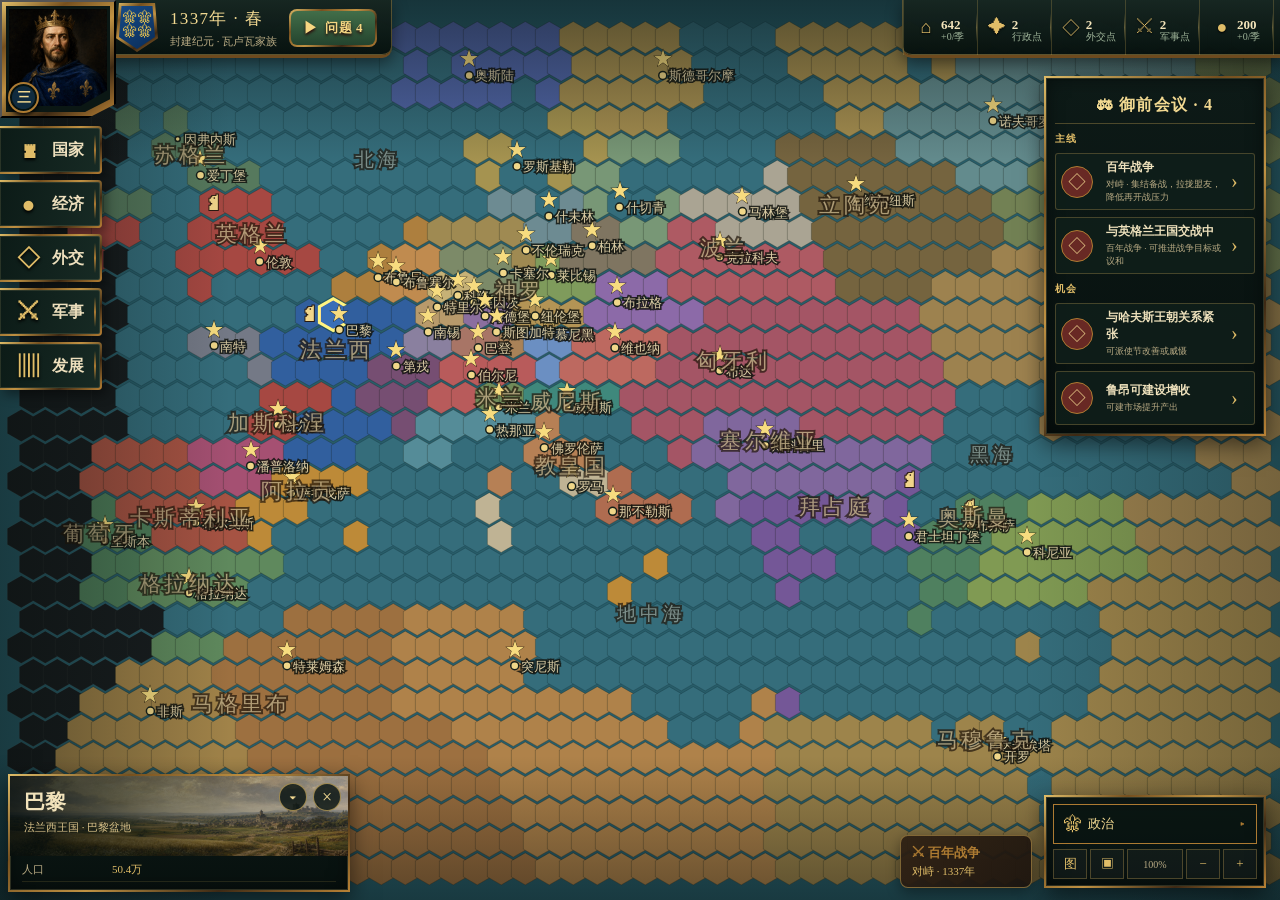
<file: prototype/hifi/index.html>
<!doctype html>
<html lang="zh-CN">
<head>
  <meta charset="utf-8">
  <meta name="viewport" content="width=device-width, initial-scale=1, viewport-fit=cover">
  <title>帝国的代价｜高保真界面原型</title>
  <link rel="stylesheet" href="styles/tokens.css">
  <link rel="stylesheet" href="styles/layout.css">
  <link rel="stylesheet" href="styles/components.css?v=2">
</head>
<body>
  <main class="game-shell" id="game">
    <section class="map-stage" aria-label="欧洲与北非地图">
      <svg class="map-svg" id="mapSvg" viewBox="0 0 1050 720" preserveAspectRatio="xMidYMid slice" aria-label="真实轮廓六边形地图"></svg>
      <div class="map-wash"></div>
    </section>

    <button class="ruler-plaque" id="rulerPlaque" aria-label="查看法兰西王国">
      <img class="ruler-portrait" id="rulerPortrait" src="../../assets/ui/ruler-philip-vi.png" alt="腓力六世">
      <span class="ruler-level">三</span>
    </button>

    <header class="top-command-bar">
      <div class="chronicle">
        <div class="shield" id="countryShield" aria-label="法兰西王国盾徽"><span>⚜</span><span>⚜</span><span>⚜</span><span>⚜</span></div>
        <div class="date-plaque">
          <div class="date-main" id="dateMain">1337年 · 春</div>
          <div class="date-era" id="dateEra">封建纪元 · 瓦卢瓦王朝</div>
        </div>
        <button class="season-control" id="seasonControl" type="button" title="结束季度">
          <span class="season-icon" id="seasonIcon">▶</span>
          <span class="season-text" id="seasonText">结束季度</span>
        </button>
      </div>
      <div class="resource-strip" aria-label="国家资源">
        <div class="resource-token" data-resource="food"><span class="resource-icon">⌂</span><span class="resource-total">120</span><span class="resource-trend">粮食</span></div>
        <div class="resource-token" data-resource="administrative"><span class="resource-icon">✦</span><span class="resource-total">4</span><span class="resource-trend">行政点</span></div>
        <div class="resource-token" data-resource="diplomatic"><span class="resource-icon">◇</span><span class="resource-total">3</span><span class="resource-trend">外交点</span></div>
        <div class="resource-token" data-resource="militaryPoint"><span class="resource-icon">⚔</span><span class="resource-total">3</span><span class="resource-trend">军事点</span></div>
        <div class="resource-token" data-resource="money"><span class="resource-icon">●</span><span class="resource-total">812</span><span class="resource-trend">金钱</span></div>
        <div class="resource-token" data-resource="military"><span class="resource-icon">▣</span><span class="resource-total">240</span><span class="resource-trend">军需</span></div>
        <div class="resource-token" data-resource="legitimacy"><span class="resource-icon">♛</span><span class="resource-total">78</span><span class="resource-trend">合法性</span></div>
      </div>
    </header>

    <nav class="system-rail" aria-label="主要系统">
      <button class="system-button" data-system="国家"><span class="system-glyph">♜</span><span class="system-label">国家</span></button>
      <button class="system-button" data-system="经济"><span class="system-glyph">●</span><span class="system-label">经济</span></button>
      <button class="system-button" data-system="外交"><span class="system-glyph">◇</span><span class="system-label">外交</span></button>
      <button class="system-button" data-system="军事"><span class="system-glyph">⚔</span><span class="system-label">军事</span></button>
      <button class="system-button" data-system="发展"><span class="system-glyph">▥</span><span class="system-label">发展</span></button>
    </nav>

    <aside class="system-drawer metal-frame rivet" id="systemDrawer" aria-hidden="true">
      <div class="drawer-title"><span id="drawerTitle">国家</span><button class="drawer-close" id="drawerClose" aria-label="关闭">×</button></div>
      <div id="drawerBody"></div>
    </aside>

    <aside class="issue-panel metal-frame" id="issuePanel">
      <div class="issue-heading" id="issueHeading">问题与对象</div>
      <div id="issueList"></div>
    </aside>
    <aside class="army-drawer metal-frame" id="armyDrawer" aria-hidden="true">
      <div class="drawer-title"><span id="armyDrawerTitle">军团</span><button class="drawer-close" id="armyDrawerClose" aria-label="关闭">×</button></div>
      <div id="armyDrawerBody"></div>
    </aside>

    <aside class="province-panel metal-frame province-mini" id="provincePanel" aria-hidden="false">
      <div class="province-banner" id="provinceBanner">
        <button class="province-close" id="provinceClose" type="button" aria-label="关闭地块详情" title="关闭地块详情">×</button>
        <button class="province-toggle" id="provinceToggle" type="button" data-province-toggle aria-label="展开地块详情" title="展开地块详情">▾</button>
        <div class="province-name" id="provinceName">巴黎</div>
        <div class="province-region" id="provinceRegion">法兰西王国 · 巴黎盆地</div>
      </div>
      <div class="province-data">
        <div class="data-row"><span>气候</span><b id="provinceClimate">温带</b><i></i></div>
        <div class="data-row"><span>人口</span><b id="provincePopulation">50.4万</b><i></i></div>
        <div class="data-row"><span>产出</span><b id="provinceOutput">谷物</b><i></i></div>
        <div class="data-row"><span>控制度</span><b id="provinceControl">85%</b><i></i></div>
        <div class="data-row"><span>发展度</span><b id="provinceDevelopment">64</b><i></i></div>
        <div class="data-row"><span>文化</span><b id="provinceCulture">法兰西</b><i></i></div>
        <div class="data-row"><span>宗教</span><b id="provinceReligion">天主教</b><i></i></div>
      </div>
      <div class="province-actions" id="provinceActions"></div>
    </aside>

    <aside class="map-tools metal-frame">
      <button class="mode-dial-current" id="modeDialCurrent" type="button" data-mode-dial title="切换地图模式"><span>⚜</span>政治<i class="mode-dial-caret">▸</i></button>
      <div class="mode-dial" id="modeDial">
        <div class="mode-group">
          <div class="mode-group-title">政治</div>
          <button class="lens active" data-mode="political"><span>⚜</span>政治</button>
          <button class="lens" data-mode="government"><span>◆</span>政体</button>
          <button class="lens" data-mode="dynasty"><span>♛</span>家族</button>
          <button class="lens" data-mode="estates"><span>♟</span>阶层</button>
          <button class="lens" data-mode="religion"><span>✝</span>宗教</button>
        </div>
        <div class="mode-group">
          <div class="mode-group-title">地理</div>
          <button class="lens" data-mode="terrain"><span>▲</span>地形</button>
        </div>
        <div class="mode-group">
          <div class="mode-group-title">经济</div>
          <button class="lens" data-mode="population"><span>人</span>人口</button>
          <button class="lens" data-mode="goods"><span>●</span>产出</button>
          <button class="lens" data-mode="trade"><span>⇄</span>贸易</button>
        </div>
        <div class="mode-group">
          <div class="mode-group-title">军事</div>
          <button class="lens" data-mode="military"><span>⚔</span>军事</button>
        </div>
      </div>
      <div class="mini-map collapsed" id="miniMap">
        <svg class="mini-map-svg" id="miniMapSvg" viewBox="0 0 1050 720" aria-label="地图缩略图"></svg>
      </div>
      <div class="map-tool-footer">
        <button id="legendToggle" title="展开图例">图</button>
        <button id="miniMapToggle" title="展开/收起缩略图">▣</button>
        <span class="zoom-readout" id="zoomReadout">100%</span>
        <button id="zoomOut" title="缩小">−</button>
        <button id="zoomIn" title="放大">+</button>
      </div>
      <div class="map-legend" id="mapLegend"></div>
    </aside>

    <aside class="struggle-dock" id="struggleDock" aria-label="当前局势"></aside>

    <div class="toast metal-frame" id="toast" role="status"></div>
  </main>

  <div class="modal-layer" id="countryModal" aria-hidden="true">
    <section class="state-dialog metal-frame" role="dialog" aria-modal="true" aria-labelledby="countryModalTitle">
      <button class="dialog-close" data-close-dialog="countryModal" aria-label="关闭">×</button>
      <header class="state-dialog-head">
        <div class="dialog-emblem" id="countryModalEmblem">⚜</div>
        <div><h2 id="countryModalTitle">法兰西王国</h2><p id="countryModalSubtitle"></p></div>
      </header>
      <div class="state-dialog-body" id="countryModalBody"></div>
      <footer class="state-dialog-actions"><button class="dialog-command" id="openCountrySelect">切换国家</button></footer>
    </section>
  </div>

  <div class="modal-layer" id="countrySelectModal" aria-hidden="true">
    <section class="country-select-dialog metal-frame" role="dialog" aria-modal="true" aria-labelledby="countrySelectTitle">
      <button class="dialog-close" data-close-dialog="countrySelectModal" aria-label="关闭">×</button>
      <header><h2 id="countrySelectTitle">选择扮演国家</h2></header>
      <input class="country-search" id="countrySearch" type="search" placeholder="搜索国家或政体">
      <div class="country-choice-strip" id="countryChoiceStrip"></div>
      <div class="country-choice-preview" id="countryChoicePreview"></div>
      <footer class="state-dialog-actions"><button class="dialog-command primary" id="confirmCountryChoice">确认国家</button></footer>
    </section>
  </div>

  <div class="modal-layer" id="leaderElectionModal" aria-hidden="true">
    <section class="state-dialog metal-frame" role="dialog" aria-modal="true" aria-labelledby="leaderElectionTitle">
      <header><h2 id="leaderElectionTitle">选举国家领导人</h2><p id="leaderElectionReason"></p></header>
      <div class="leader-candidate-list" id="leaderCandidateList"></div>
    </section>
  </div>
  <div class="modal-layer" id="councilModal" aria-hidden="true">
    <section class="state-dialog metal-frame" role="dialog" aria-modal="true" aria-labelledby="councilTitle">
      <button class="dialog-close" data-close-dialog="councilModal" aria-label="关闭">×</button>
      <header class="council-head">
        <span class="council-emblem" aria-hidden="true">⚖</span>
        <div class="council-head-text"><h2 id="councilTitle">御前会议</h2><p id="councilSubtitle"></p></div>
      </header>
      <div class="state-dialog-body council-body" id="councilBody"></div>
    </section>
  </div>
  <div class="modal-layer" id="seasonSummaryModal" aria-hidden="true">
    <section class="state-dialog metal-frame" role="dialog" aria-modal="true" aria-labelledby="seasonSummaryTitle">
      <button class="dialog-close" data-close-dialog="seasonSummaryModal" aria-label="关闭">×</button>
      <header class="council-head">
        <span class="council-emblem" aria-hidden="true">§</span>
        <div class="council-head-text"><h2 id="seasonSummaryTitle">本季总结</h2><p id="seasonSummarySubtitle"></p></div>
      </header>
      <div class="state-dialog-body council-body" id="seasonSummaryBody"></div>
    </section>
  </div>
  <div class="modal-layer" id="resourceLedgerModal" aria-hidden="true">
    <section class="state-dialog metal-frame" role="dialog" aria-modal="true" aria-labelledby="resourceLedgerTitle">
      <button class="dialog-close" data-close-dialog="resourceLedgerModal" aria-label="关闭">×</button>
      <header class="council-head">
        <span class="council-emblem" aria-hidden="true">§</span>
        <div class="council-head-text"><h2 id="resourceLedgerTitle">资源账本</h2><p id="resourceLedgerSubtitle"></p></div>
      </header>
      <div class="state-dialog-body council-body" id="resourceLedgerBody"></div>
    </section>
  </div>
  <div class="modal-layer" id="struggleModal" aria-hidden="true">
    <section class="state-dialog struggle-window metal-frame" role="dialog" aria-modal="true" aria-labelledby="struggleTitle">
      <button class="dialog-close" data-close-dialog="struggleModal" aria-label="关闭">×</button>
      <header class="struggle-banner" id="struggleBanner">
        <div class="struggle-banner-crest" aria-hidden="true">⚔</div>
        <div class="struggle-banner-text"><h2 id="struggleTitle">局势</h2><p id="struggleEra"></p></div>
      </header>
      <div class="struggle-body" id="struggleBody"></div>
    </section>
  </div>
  <div class="modal-layer" id="historyEventModal" aria-hidden="true">
    <section class="state-dialog metal-frame" role="dialog" aria-modal="true" aria-labelledby="historyEventTitle">
      <header><h2 id="historyEventTitle"></h2></header>
      <div class="state-dialog-body" id="historyEventBody"></div>
    </section>
  </div>

  <div class="orientation"><div><strong>请横屏体验</strong><br><small>地图与界面以横屏操作为准。</small></div></div>

  <script src="scripts/data/geography.js?v=4"></script>
  <script src="scripts/data/countries.js?v=4"></script>
  <script src="scripts/data/institutions.js?v=1"></script>
  <script src="scripts/data/codex.js?v=6"></script>
  <script src="scripts/data/techs.js?v=1"></script>
  <script src="scripts/data/faiths.js?v=1"></script>
  <script src="scripts/data/supranational.js?v=1"></script>
  <script src="scripts/data/goods.js?v=1"></script>
  <script src="scripts/data/rules.js?v=4"></script>
  <script src="scripts/data/trade.js?v=1"></script>
  <script src="scripts/engine/world.js?v=5"></script>
  <script src="scripts/engine/turn.js?v=5"></script>
  <script src="scripts/engine/politics.js?v=12"></script>
  <script src="scripts/engine/economy.js?v=11"></script>
  <script src="scripts/engine/diplomacy.js?v=10"></script>
  <script src="scripts/engine/warfare.js?v=13"></script>
  <script src="scripts/engine/trade.js?v=4"></script>
  <script src="scripts/engine/faith.js?v=1"></script>
  <script src="scripts/engine/supranational.js?v=1"></script>
  <script src="scripts/engine/history.js?v=23"></script>
  <script src="scripts/engine/struggle.js?v=8"></script>
  <script src="scripts/engine/objectives.js?v=3"></script>
  <script src="scripts/engine/proposals.js?v=3"></script>
  <script src="scripts/engine/narrative.js?v=1"></script>
  <script src="scripts/engine/strategy.js?v=5"></script>
  <script src="scripts/ui/store.js?v=4"></script>
  <script src="scripts/ui/map.js?v=11"></script>
  <script src="scripts/ui/widgets.js?v=2"></script>
  <script src="scripts/ui/drawers.js?v=30"></script>
  <script src="scripts/ui/codex.js?v=2"></script>
  <script src="scripts/ui/dialogs.js?v=26"></script>
  <script src="scripts/main.js?v=31"></script>
</body>
</html>
</file>
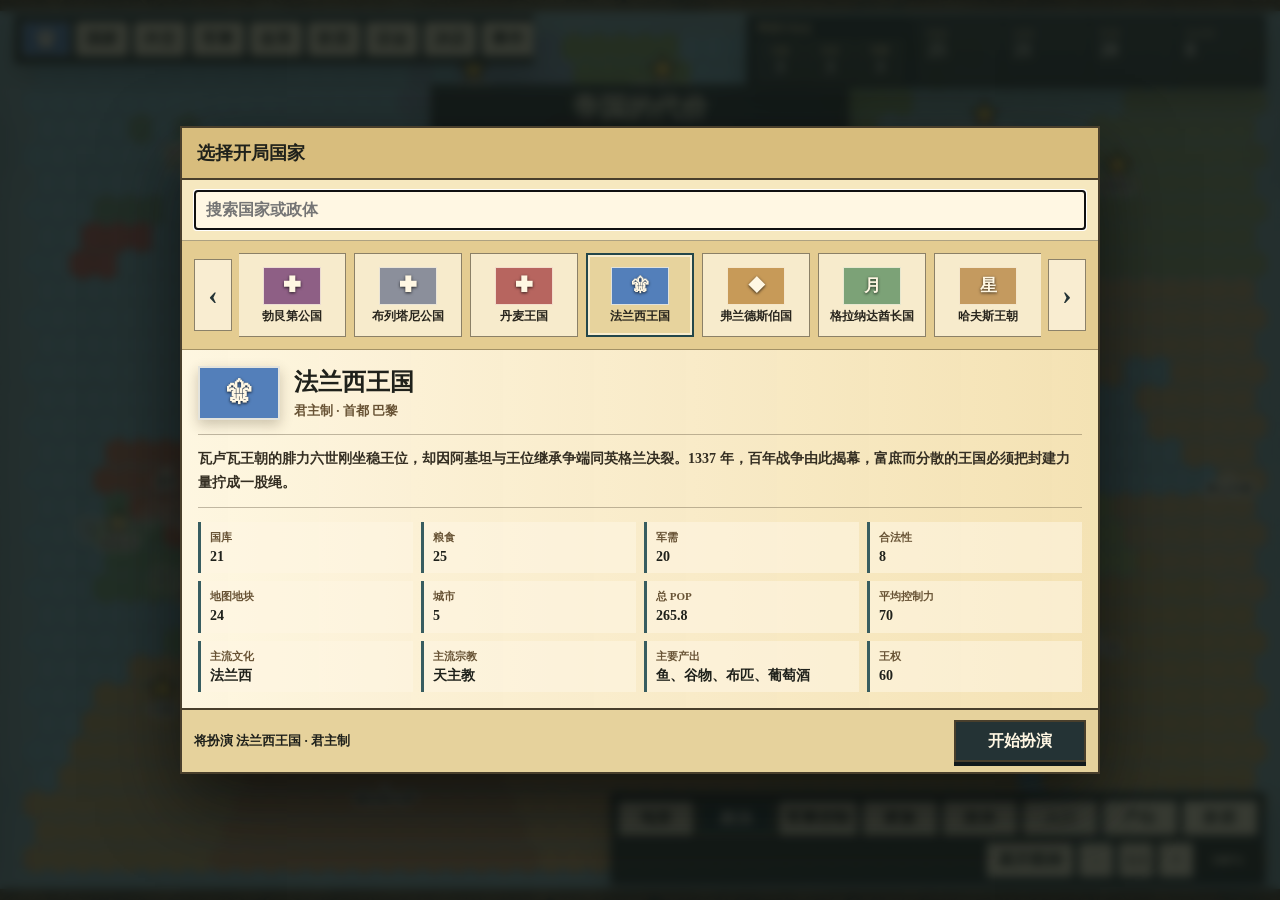
<file: prototype/demos/帝国的代价-微信小游戏demo.html>
<!doctype html>
<html lang="zh-CN">
<head>
  <meta charset="utf-8">
  <meta name="viewport" content="width=device-width, initial-scale=1, viewport-fit=cover">
  <link rel="icon" href="data:image/svg+xml,%3Csvg xmlns='http://www.w3.org/2000/svg' viewBox='0 0 64 64'%3E%3Crect width='64' height='64' fill='%23243335'/%3E%3Cpath d='M32 8 39 25 57 25 43 36 48 56 32 44 16 56 21 36 7 25 25 25Z' fill='%23d6bd78'/%3E%3C/svg%3E">
  <title>帝国的代价 - 真实地图六边形 Demo</title>
  <style>
    :root {
      --ink: #1f211b;
      --paper: #efe3c6;
      --panel: #fff7e3;
      --line: #493f2c;
      --sea: #86b1bd;
      --sea2: #6f9eac;
      --player: #1f6672;
      --enemy: #9a4433;
      --gold: #c99a31;
      --dark: #243335;
      --shadow: rgba(31, 32, 26, .24);
    }

    * { box-sizing: border-box; }

    body {
      margin: 0;
      width: 100vw;
      height: 100vh;
      overflow: hidden;
      background:
        linear-gradient(rgba(20, 16, 10, .16), rgba(20, 16, 10, .22)),
        url("../../assets/age-of-discovery-portolan-wallpaper.png") center / cover no-repeat fixed,
        #2b2116;
      color: var(--ink);
      font-family: "Songti SC", "STSong", "Noto Serif SC", Georgia, serif;
    }

    button { font: inherit; color: inherit; }

    .app {
      width: 100vw;
      height: 100vh;
      overflow: hidden;
      position: relative;
    }

    .board {
      width: 100%;
      height: 100%;
      overflow: hidden;
    }

    .topbar {
      position: fixed;
      z-index: 6;
      top: 84px;
      left: 50%;
      transform: translateX(-50%);
      min-width: min(420px, calc(100vw - 440px));
      padding: 10px 16px;
      border: 1px solid rgba(239,227,198,.36);
      background: linear-gradient(180deg, rgba(32,43,42,.92), rgba(23,30,29,.88));
      color: #f5edce;
      box-shadow: 0 12px 28px rgba(0,0,0,.28);
      text-align: center;
      pointer-events: none;
    }

    h1 {
      margin: 0;
      font-size: 27px;
      line-height: 1;
      letter-spacing: 0;
    }

    .sub {
      margin-top: 5px;
      font-size: 13px;
      color: #d6c28d;
    }

    .command-points {
      display: grid;
      grid-template-columns: repeat(3, minmax(46px, 1fr));
      gap: 4px;
    }

    .command-point {
      min-width: 0;
      padding: 4px 6px;
      border: 1px solid rgba(239,227,198,.24);
      background: rgba(255,247,227,.08);
      text-align: center;
    }

    .command-point small,
    .command-point strong {
      display: block;
    }

    .command-point small {
      color: #d6c28d;
      font-size: 9px;
    }

    .command-point strong {
      color: #fff7e3;
      font-size: 17px;
      line-height: 1.05;
    }

    .map-shell {
      position: fixed;
      inset: 0;
      overflow: hidden;
      background:
        radial-gradient(circle at 50% 54%, rgba(126,168,181,.16), transparent 50%),
        rgba(39, 48, 44, .2);
    }

    .modebar {
      display: flex;
      gap: 6px;
      flex-wrap: wrap;
    }

    .zoombar {
      display: flex;
      align-items: center;
      gap: 6px;
    }

    .modebtn {
      min-width: 74px;
      min-height: 34px;
      border: 1px solid rgba(239,227,198,.34);
      background: rgba(248,236,201,.92);
      font-weight: 900;
      cursor: pointer;
    }

    .modebtn.active {
      background: #223a3d;
      color: #fff7e3;
      border-color: #d6bd78;
    }

    .zoombtn {
      width: 34px;
      height: 34px;
      border: 1px solid rgba(239,227,198,.34);
      background: rgba(248,236,201,.92);
      font-weight: 900;
      cursor: pointer;
    }

    .zoomread {
      min-width: 58px;
      text-align: center;
      font-weight: 900;
      font-size: 13px;
      color: #f5edce;
    }

    svg {
      display: block;
      width: 100vw;
      height: 100vh;
      background: rgba(126,168,181,.22);
      cursor: grab;
      touch-action: none;
      user-select: none;
    }

    svg.dragging {
      cursor: grabbing;
    }

    .map-fog {
      fill: rgba(38, 28, 16, .34);
      pointer-events: none;
    }

    .map-base {
      fill: rgba(126, 168, 181, .86);
      pointer-events: none;
    }

    .coastline {
      fill: rgba(236, 220, 171, .42);
      stroke: rgba(73,63,44,.45);
      stroke-width: 1.4;
      pointer-events: none;
      display: none;
    }

    .hex {
      stroke: rgba(50,44,31,.26);
      stroke-width: .75;
      cursor: pointer;
      transition: filter .12s ease, stroke-width .12s ease;
    }

    .hex:hover { filter: brightness(1.12); stroke-width: 1.8; }
    .hex.selected { stroke: #123f49; stroke-width: 4.6; }
    .hex.reach { stroke: #fff0a4; stroke-width: 3.4; }
    .hex.player { stroke: #f0ce68; stroke-width: 1.65; }
    .hex.enemy { stroke: rgba(154,68,51,.82); stroke-width: 1.15; }
    .hex.neutral { stroke-dasharray: 4 5; }
    .hex.sea { stroke: rgba(35,51,55,.18); }
    .hex.sieged { stroke: #7a3d2e; stroke-width: 2; stroke-dasharray: 2 3; }
    .hex.occupied { stroke: #2f1714; stroke-width: 2.2; stroke-dasharray: 3 2; }

    .hex-label {
      pointer-events: none;
      text-anchor: middle;
      font-size: 9.5px;
      font-weight: 900;
      fill: #201f19;
      paint-order: stroke;
      stroke: rgba(255,247,227,.92);
      stroke-width: 3.2;
      stroke-linejoin: round;
    }

    .hex-label.sea-text {
      fill: #173840;
      stroke: rgba(205,232,235,.72);
    }

    .city-dot {
      pointer-events: none;
      fill: #2b261a;
      stroke: rgba(255,247,227,.94);
      stroke-width: 2;
    }

    .capital-star {
      pointer-events: none;
      text-anchor: middle;
      dominant-baseline: central;
      font-size: 20px;
      font-weight: 900;
      fill: #f3c94f;
      paint-order: stroke;
      stroke: #2b261a;
      stroke-width: 3.4;
      stroke-linejoin: round;
    }

    .unit {
      cursor: pointer;
      stroke: #2b261a;
      stroke-width: 1.8;
    }

    .unit.active { stroke: #fff2a8; stroke-width: 4.4; }

    .unit-text {
      pointer-events: none;
      text-anchor: middle;
      dominant-baseline: central;
      font-size: 12px;
      font-weight: 900;
      fill: #201f19;
    }

    .road {
      stroke: #6d5133;
      stroke-width: 4;
      stroke-linecap: round;
      opacity: .8;
      pointer-events: none;
    }

    .label-major {
      pointer-events: none;
      font-size: 20px;
      font-weight: 900;
      fill: rgba(34, 32, 25, .22);
      letter-spacing: 0;
      text-anchor: middle;
      paint-order: stroke;
      stroke: rgba(255,247,227,.34);
      stroke-width: 4;
    }

    .legend {
      max-width: min(520px, calc(100vw - 360px));
      max-height: 82px;
      overflow: auto;
      display: flex;
      flex-wrap: wrap;
      gap: 7px;
      padding: 8px;
      border: 1px solid rgba(239,227,198,.28);
      background: rgba(18,25,24,.74);
      color: #f5edce;
      font-size: 12px;
    }

    .legend.collapsed {
      display: none;
    }

    .legend-toggle {
      min-height: 34px;
      padding: 0 10px;
      border: 1px solid rgba(239,227,198,.34);
      background: rgba(248,236,201,.92);
      font-weight: 900;
      cursor: pointer;
    }

    .sw {
      width: 12px;
      height: 12px;
      display: inline-block;
      border: 1px solid #3b3323;
      vertical-align: -2px;
      margin-right: 4px;
    }

    .hud-left {
      position: fixed;
      z-index: 8;
      top: 14px;
      left: 14px;
      display: flex;
      flex-wrap: nowrap;
      gap: 6px;
      max-width: min(520px, calc(100vw - 560px));
      overflow-x: auto;
      scrollbar-width: none;
      padding: 7px;
      border: 1px solid rgba(239,227,198,.34);
      background: linear-gradient(180deg, rgba(29,40,39,.94), rgba(18,25,24,.9));
      box-shadow: 0 12px 28px rgba(0,0,0,.32);
    }

    .hud-left::-webkit-scrollbar {
      display: none;
    }

    .hud-tab, .drawer-close {
      border: 1px solid rgba(239,227,198,.32);
      background: rgba(248,236,201,.9);
      font-weight: 900;
      cursor: pointer;
    }

    .hud-tab {
      min-width: 52px;
      min-height: 34px;
      padding: 0 8px;
    }

    .player-country-flag {
      flex: 0 0 48px;
      width: 48px;
      height: 34px;
      display: grid;
      place-items: center;
      border: 1px solid rgba(255,247,227,.72);
      box-shadow:
        inset 0 0 0 2px rgba(0,0,0,.18),
        0 4px 12px rgba(0,0,0,.28);
      color: #fff7e3;
      font-size: 20px;
      font-weight: 900;
      line-height: 1;
      text-shadow: 0 1px 3px rgba(0,0,0,.82);
      cursor: pointer;
    }

    .player-country-flag:hover,
    .player-country-flag:focus-visible {
      outline: 2px solid #f1d98e;
      outline-offset: 2px;
    }

    .hud-tab.active {
      background: #223a3d;
      color: #fff7e3;
      border-color: #d6bd78;
    }

    .hud-resources {
      position: fixed;
      z-index: 8;
      top: 14px;
      right: 14px;
      width: min(520px, calc(100vw - 390px));
      min-width: 420px;
      border: 1px solid rgba(239,227,198,.34);
      background: linear-gradient(180deg, rgba(29,40,39,.94), rgba(18,25,24,.9));
      box-shadow: 0 12px 28px rgba(0,0,0,.32);
      color: #f5edce;
      display: grid;
      grid-template-columns: auto 1fr;
      align-items: stretch;
    }

    .army-drawer {
      position: fixed;
      z-index: 9;
      top: 88px;
      right: 14px;
      width: min(420px, calc(100vw - 28px));
      max-height: min(590px, calc(100vh - 112px));
      border: 1px solid rgba(239,227,198,.38);
      background: rgba(255,247,227,.97);
      box-shadow: 0 22px 46px rgba(0,0,0,.34);
      transform: translateX(calc(100% + 28px));
      transition: transform .2s cubic-bezier(.16,1,.3,1);
      overflow: hidden;
    }

    .army-drawer.open {
      transform: translateX(0);
    }

    .army-drawer-head {
      min-height: 54px;
      padding: 10px 52px 10px 12px;
      display: grid;
      align-content: center;
      gap: 2px;
      color: #f5edce;
      background: linear-gradient(180deg, rgba(38,51,49,.98), rgba(24,32,31,.96));
      border-bottom: 1px solid rgba(101,80,45,.5);
    }

    .army-drawer-head strong {
      font-size: 16px;
    }

    .army-drawer-head small {
      color: #d6c28d;
    }

    .army-drawer-body {
      max-height: calc(100vh - 166px);
      padding: 12px;
      overflow: auto;
    }

    #armyDrawerClose {
      position: absolute;
      z-index: 2;
      top: 10px;
      right: 10px;
      width: 34px;
      height: 34px;
    }

    .army-route {
      padding: 9px 10px;
      border: 1px solid rgba(101,80,45,.28);
      background: rgba(239,227,198,.55);
      font-size: 12px;
      line-height: 1.45;
    }

    .action-points-wrap {
      display: grid;
      grid-template-columns: auto;
      align-items: center;
      gap: 4px;
      padding: 6px 10px;
      border-right: 1px solid rgba(239,227,198,.22);
      font-size: 11px;
      color: #d6c28d;
      font-weight: 900;
    }

    .map-controls {
      position: fixed;
      z-index: 8;
      right: 14px;
      bottom: 14px;
      display: grid;
      gap: 8px;
      justify-items: end;
      padding: 8px;
      border: 1px solid rgba(239,227,198,.34);
      background: linear-gradient(180deg, rgba(29,40,39,.94), rgba(18,25,24,.9));
      box-shadow: 0 12px 28px rgba(0,0,0,.32);
    }

    .drawer {
      position: fixed;
      z-index: 7;
      top: 64px;
      left: 14px;
      width: min(392px, calc(100vw - 28px));
      max-height: calc(100vh - 92px);
      display: grid;
      grid-template-rows: auto 1fr;
      border: 1px solid rgba(239,227,198,.38);
      background: rgba(255,247,227,.95);
      box-shadow: 0 22px 46px rgba(0,0,0,.34);
      transform: translateX(calc(-100% - 28px));
      transition: transform .18s ease;
    }

    .drawer.open {
      transform: translateX(0);
    }

    .drawer-head {
      display: grid;
      grid-template-columns: 1fr auto;
      gap: 10px;
      align-items: center;
      padding: 10px 12px;
      border-bottom: 2px solid var(--line);
      background: #d8bd7d;
    }

    .drawer-close {
      width: 34px;
      height: 34px;
      background: #fff0c8;
      font-size: 20px;
      line-height: 1;
    }

    .drawer-pane {
      display: none;
      overflow: auto;
      padding: 12px;
      min-height: 0;
    }

    .drawer-pane.active {
      display: block;
    }

    .event-list {
      display: grid;
      gap: 8px;
      font-size: 13px;
    }

    .event-item {
      border: 1px solid rgba(73,63,43,.65);
      background: #f8ecc9;
      padding: 8px;
    }

    .panel-stack {
      display: grid;
      gap: 10px;
    }

    .mini-card {
      border: 1px solid rgba(73,63,43,.64);
      background: #f8ecc9;
      padding: 9px;
      display: grid;
      gap: 7px;
      font-size: 13px;
    }

    .mini-card h3 {
      margin: 0;
      font-size: 15px;
      line-height: 1.15;
    }

    .stat-grid {
      display: grid;
      grid-template-columns: repeat(2, minmax(0, 1fr));
      gap: 7px;
    }

    .stat-box {
      border: 1px solid rgba(73,63,43,.44);
      background: rgba(255,247,227,.72);
      padding: 7px;
      min-width: 0;
    }

    .stat-box small {
      display: block;
      font-size: 11px;
      color: #685335;
      font-weight: 900;
    }

    .stat-box strong {
      display: block;
      font-size: 18px;
      line-height: 1.1;
    }

    .meter {
      height: 10px;
      border: 1px solid rgba(73,63,43,.58);
      background: rgba(63,49,29,.18);
      overflow: hidden;
    }

    .meter span {
      display: block;
      height: 100%;
      background: linear-gradient(90deg, #b07a42, #d9bd52);
    }

    .chip-row {
      display: flex;
      flex-wrap: wrap;
      gap: 5px;
    }

    .chip {
      border: 1px solid rgba(73,63,43,.48);
      background: rgba(255,247,227,.72);
      padding: 3px 6px;
      font-size: 12px;
      font-weight: 900;
    }

    .decision-card {
      border: 1px solid rgba(73,63,43,.64);
      background: #f8ecc9;
      padding: 9px;
      display: grid;
      gap: 7px;
    }

    .decision-card.locked {
      opacity: .72;
    }

    .decision-card button,
    .mini-card button {
      min-height: 34px;
      border: 1px solid var(--line);
      background: #fff0c8;
      font-weight: 900;
      cursor: pointer;
    }

    .decision-card button:disabled,
    .mini-card button:disabled {
      cursor: not-allowed;
      opacity: .5;
    }

    .actions {
      padding: 0;
      display: grid;
      grid-template-columns: repeat(2, minmax(0, 1fr));
      gap: 8px;
    }

    .action, .primary, .ghost {
      border: 2px solid var(--line);
      background: #fff0c8;
      box-shadow: 0 4px 0 #735d32;
      font-weight: 900;
      cursor: pointer;
    }

    .action {
      min-height: 56px;
      line-height: 1.14;
      font-size: 14px;
    }

    .action:disabled {
      opacity: .44;
      cursor: not-allowed;
    }

    .resources {
      display: grid;
      grid-template-columns: repeat(4, minmax(0, 1fr));
      gap: 5px;
      padding: 6px;
    }

    .res {
      border: 1px solid rgba(239,227,198,.24);
      background: rgba(255,247,227,.08);
      padding: 5px 7px;
      min-width: 0;
    }

    .res small {
      display: block;
      color: #d6c28d;
      font-size: 10px;
      white-space: nowrap;
    }

    .res strong {
      font-size: 18px;
      line-height: 1.05;
      color: #fff7e3;
    }

    .panel {
      padding: 12px;
      border-bottom: 2px solid var(--line);
      background: var(--panel);
    }

    h2 {
      margin: 0 0 9px;
      font-size: 18px;
      letter-spacing: 0;
    }

    .tile-card {
      display: grid;
      gap: 8px;
      font-size: 13px;
    }

    .tile-drawer {
      position: fixed;
      z-index: 7;
      left: 14px;
      bottom: 14px;
      width: min(464px, calc(100vw - 28px));
      max-height: min(600px, calc(100vh - 96px));
      display: block;
      border: 1px solid rgba(239,227,198,.38);
      background: rgba(255,247,227,.96);
      box-shadow: 0 22px 46px rgba(0,0,0,.34);
      transform: translateY(calc(100% + 28px));
      transition: transform .18s ease;
      overflow: hidden;
    }

    .tile-drawer.open {
      transform: translateY(0);
    }

    .tile-drawer-body {
      overflow: auto;
      max-height: inherit;
    }

    #tileDrawerClose {
      position: absolute;
      z-index: 4;
      top: 8px;
      right: 8px;
      box-shadow: 0 6px 16px rgba(0,0,0,.28);
    }

    .tile-hero {
      position: relative;
      min-height: 154px;
      padding: 14px;
      color: #fff7e3;
      background-size: cover;
      background-position: center;
      display: grid;
      align-content: end;
      overflow: hidden;
    }

    .tile-hero::before {
      content: "";
      position: absolute;
      inset: 0;
      background:
        linear-gradient(90deg, rgba(17,22,20,.78), rgba(17,22,20,.38) 62%, rgba(17,22,20,.16)),
        linear-gradient(180deg, rgba(17,22,20,.1), rgba(17,22,20,.72));
      pointer-events: none;
    }

    .tile-hero-content {
      position: relative;
      z-index: 1;
      display: grid;
      gap: 8px;
    }

    .tile-title {
      font-size: 24px;
      font-weight: 900;
      line-height: 1.08;
      paint-order: stroke;
      text-shadow: 0 2px 10px rgba(0,0,0,.55);
    }

    .tile-region {
      font-size: 12px;
      color: #ead7a2;
      font-weight: 900;
    }

    .tile-hero-meta {
      display: flex;
      flex-wrap: wrap;
      gap: 6px;
    }

    .hero-chip {
      display: inline-flex;
      align-items: center;
      gap: 5px;
      min-height: 28px;
      max-width: 100%;
      padding: 4px 7px;
      border: 1px solid rgba(255,247,227,.42);
      background: rgba(20,27,26,.62);
      color: #fff7e3;
      font-size: 12px;
      font-weight: 900;
      backdrop-filter: blur(3px);
    }

    button.hero-chip {
      font-family: inherit;
    }

    .polity-link {
      cursor: pointer;
    }

    .polity-link:hover,
    .polity-link:focus-visible {
      border-color: #f1d98e;
      background: rgba(34,58,61,.88);
      outline: none;
    }

    .polity-flag {
      display: inline-flex;
      align-items: center;
      justify-content: center;
      width: 24px;
      height: 16px;
      border: 1px solid rgba(255,247,227,.72);
      box-shadow: inset 0 0 0 1px rgba(0,0,0,.18);
      color: #fff7e3;
      font-size: 11px;
      line-height: 1;
      text-shadow: 0 1px 2px rgba(0,0,0,.7);
    }

    .tile-detail-grid {
      padding: 10px;
    }

    .grid2 {
      display: grid;
      grid-template-columns: 1fr 1fr;
      gap: 6px;
    }

    .pill {
      border: 1px solid rgba(73,63,43,.65);
      background: #f8ecc9;
      padding: 4px 6px;
      min-width: 0;
    }

    .estate {
      display: grid;
      grid-template-columns: 52px 1fr 32px;
      gap: 8px;
      align-items: center;
      margin: 7px 0;
      font-size: 13px;
    }

    .bar {
      height: 12px;
      border: 1px solid var(--line);
      background: #d4c394;
      overflow: hidden;
    }

    .bar span {
      display: block;
      height: 100%;
      background: #7f9d63;
    }

    .bar.mid span { background: #c99a31; }
    .bar.low span { background: #a64f3a; }

    .log {
      padding: 10px;
      min-height: 260px;
      max-height: 420px;
      overflow: auto;
      background: #27302c;
      color: #f5edce;
      font-family: "SF Mono", Menlo, Consolas, monospace;
      font-size: 12px;
    }

    .log div { margin-bottom: 8px; }

    .footer {
      margin-top: 10px;
      padding: 0;
      background: transparent;
      display: grid;
      grid-template-columns: 94px 1fr;
      gap: 8px;
    }

    .primary, .ghost { min-height: 48px; }
    .primary {
      background: var(--dark);
      color: #fff7e3;
      box-shadow: 0 4px 0 #11191b;
    }

    .toast {
      position: fixed;
      left: 50%;
      bottom: 18px;
      transform: translateX(-50%);
      display: none;
      max-width: min(520px, calc(100vw - 24px));
      padding: 10px 14px;
      border: 2px solid #fff7e3;
      background: var(--dark);
      color: #fff7e3;
      z-index: 10;
      box-shadow: 0 14px 26px rgba(0,0,0,.28);
    }

    .toast.show { display: block; }

    .modal-wrap {
      position: fixed;
      inset: 0;
      display: none;
      align-items: center;
      justify-content: center;
      padding: 18px;
      background: rgba(32,32,25,.72);
      z-index: 20;
    }

    .modal-wrap.show { display: flex; }
    .modal {
      width: min(520px, 100%);
      border: 2px solid var(--line);
      background: var(--panel);
      padding: 18px;
      box-shadow: 0 22px 60px rgba(0,0,0,.36);
    }

    .modal h2 {
      font-size: 28px;
      margin-bottom: 8px;
    }

    .modal p { color: #5d5136; }

    .country-modal-wrap {
      position: fixed;
      inset: 0;
      z-index: 18;
      display: none;
      align-items: center;
      justify-content: center;
      padding: 18px;
      background: rgba(19,25,23,.66);
      backdrop-filter: blur(3px);
    }

    .country-modal-wrap.show {
      display: flex;
    }

    .country-modal {
      width: min(560px, 100%);
      max-height: min(680px, calc(100vh - 36px));
      overflow: auto;
      border: 2px solid var(--line);
      background: #f6e8bf;
      box-shadow: 0 24px 64px rgba(0,0,0,.5);
    }

    .country-modal-head {
      position: relative;
      min-height: 150px;
      display: grid;
      grid-template-columns: 92px 1fr;
      gap: 16px;
      align-items: end;
      padding: 22px;
      color: #fff7e3;
      background:
        linear-gradient(90deg, rgba(17,22,20,.84), rgba(17,22,20,.48)),
        url("../../assets/age-of-discovery-portolan-wallpaper.png") center / cover;
    }

    .country-modal-head::after {
      content: "";
      position: absolute;
      inset: 0;
      border-bottom: 2px solid rgba(239,227,198,.45);
      pointer-events: none;
    }

    .country-modal-flag {
      position: relative;
      z-index: 1;
      width: 92px;
      height: 62px;
      display: grid;
      place-items: center;
      border: 2px solid rgba(255,247,227,.84);
      box-shadow: inset 0 0 0 3px rgba(0,0,0,.18), 0 8px 20px rgba(0,0,0,.34);
      font-size: 30px;
      font-weight: 900;
      text-shadow: 0 2px 4px rgba(0,0,0,.8);
    }

    .country-modal-title {
      position: relative;
      z-index: 1;
      min-width: 0;
    }

    .country-modal-title h2 {
      margin: 0 42px 4px 0;
      color: #fff7e3;
      font-size: 26px;
      line-height: 1.12;
    }

    .country-modal-title div {
      color: #ead7a2;
      font-size: 13px;
      font-weight: 900;
    }

    .country-modal-close {
      position: absolute;
      z-index: 3;
      top: 10px;
      right: 10px;
      width: 34px;
      height: 34px;
      border: 1px solid rgba(255,247,227,.64);
      background: rgba(18,25,24,.78);
      color: #fff7e3;
      font-size: 22px;
      line-height: 1;
      cursor: pointer;
    }

    .country-modal-body {
      padding: 12px;
    }

    .country-summary-grid {
      display: grid;
      grid-template-columns: repeat(3, minmax(0, 1fr));
      gap: 7px;
    }

    .country-summary-item {
      min-width: 0;
      padding: 8px;
      border: 1px solid rgba(73,63,43,.48);
      background: rgba(255,247,227,.7);
    }

    .country-summary-item small {
      display: block;
      color: #685335;
      font-size: 11px;
      font-weight: 900;
    }

    .country-summary-item strong {
      display: block;
      overflow-wrap: anywhere;
      font-size: 16px;
      line-height: 1.2;
    }

    .leader-card {
      margin-bottom: 10px;
      border: 1px solid rgba(73,63,43,.56);
      background: #e8d29a;
    }

    .leader-card-head {
      display: grid;
      grid-template-columns: 54px minmax(0, 1fr);
      gap: 10px;
      align-items: center;
      padding: 10px;
      border-bottom: 1px solid rgba(73,63,43,.38);
    }

    .leader-seal {
      width: 54px;
      height: 54px;
      display: grid;
      place-items: center;
      border: 2px solid #fff7e3;
      border-radius: 50%;
      background: #385d60;
      color: #fff7e3;
      font-size: 21px;
      font-weight: 900;
      box-shadow: 0 4px 10px rgba(54,42,22,.24);
    }

    .leader-card-head h3 {
      margin: 0 0 3px;
      font-size: 18px;
    }

    .leader-card-head div {
      color: #685335;
      font-size: 12px;
      font-weight: 900;
    }

    .leader-abilities {
      display: grid;
      grid-template-columns: repeat(3, minmax(0, 1fr));
      gap: 1px;
      background: rgba(73,63,43,.28);
    }

    .leader-ability {
      padding: 8px;
      background: rgba(255,247,227,.82);
      text-align: center;
    }

    .leader-ability small,
    .leader-ability strong {
      display: block;
    }

    .leader-ability small {
      color: #685335;
      font-size: 10px;
      font-weight: 900;
    }

    .leader-ability strong {
      margin-top: 2px;
      font-size: 19px;
    }

    .leader-ability span {
      color: #385d60;
      font-size: 10px;
      font-weight: 900;
    }

    .leader-succession {
      padding: 8px 10px;
      color: #4d422f;
      font-size: 12px;
      font-weight: 800;
    }

    .leader-election-wrap {
      position: fixed;
      inset: 0;
      z-index: 26;
      display: none;
      align-items: center;
      justify-content: center;
      padding: 16px;
      background: rgba(17,22,20,.86);
      backdrop-filter: blur(5px);
    }

    .leader-election-wrap.show {
      display: flex;
    }

    .leader-election-dialog {
      width: min(760px, 100%);
      max-height: calc(100vh - 32px);
      overflow: auto;
      border: 2px solid var(--line);
      background: #f6e8bf;
      box-shadow: 0 28px 70px rgba(0,0,0,.58);
    }

    .leader-election-head {
      padding: 14px 16px;
      border-bottom: 2px solid var(--line);
      background: #d8bd7d;
    }

    .leader-election-head h2 {
      margin: 0 0 3px;
    }

    .leader-election-head div {
      color: #594b31;
      font-size: 12px;
      font-weight: 900;
    }

    .leader-candidates {
      display: grid;
      grid-template-columns: repeat(3, minmax(0, 1fr));
      gap: 10px;
      padding: 12px;
    }

    .leader-candidate {
      min-width: 0;
      padding: 10px;
      border: 1px solid rgba(73,63,43,.62);
      background: rgba(255,247,227,.74);
    }

    .leader-candidate h3 {
      margin: 0 0 4px;
      font-size: 16px;
    }

    .leader-candidate > div {
      color: #685335;
      font-size: 11px;
      font-weight: 800;
    }

    .leader-candidate .leader-abilities {
      margin: 10px 0;
    }

    .leader-candidate button {
      width: 100%;
      min-height: 40px;
      border: 1px solid #24484c;
      background: #385d60;
      color: #fff7e3;
      font-weight: 900;
      cursor: pointer;
    }

    .country-modal-actions {
      display: flex;
      justify-content: flex-end;
      margin-top: 10px;
    }

    .country-modal-actions button {
      min-width: 132px;
      min-height: 42px;
    }

    .country-tabs {
      display: grid;
      grid-template-columns: 1fr 1fr;
      gap: 1px;
      margin-bottom: 10px;
      border: 1px solid rgba(73,63,43,.56);
      background: rgba(73,63,43,.32);
    }

    .country-tab {
      min-height: 38px;
      border: 0;
      background: rgba(255,247,227,.78);
      font-weight: 900;
      cursor: pointer;
    }

    .country-tab.active {
      background: #385d60;
      color: #fff7e3;
    }

    .diplomacy-resource-grid,
    .relation-metrics,
    .leader-relation-grid {
      display: grid;
      grid-template-columns: repeat(3, minmax(0, 1fr));
      gap: 6px;
    }

    .diplomacy-stat,
    .relation-metric {
      min-width: 0;
      padding: 7px;
      border: 1px solid rgba(73,63,43,.48);
      background: rgba(255,247,227,.72);
    }

    .diplomacy-stat small,
    .relation-metric small {
      display: block;
      color: #685335;
      font-size: 10px;
      font-weight: 900;
    }

    .diplomacy-stat strong,
    .relation-metric strong {
      display: block;
      margin-top: 2px;
      overflow-wrap: anywhere;
      font-size: 16px;
    }

    .relation-list,
    .diplomatic-action-list {
      display: grid;
      gap: 7px;
    }

    .relation-row,
    .diplomatic-action {
      width: 100%;
      min-width: 0;
      display: grid;
      grid-template-columns: minmax(0, 1fr) auto;
      gap: 8px;
      align-items: center;
      padding: 8px;
      border: 1px solid rgba(73,63,43,.52);
      background: rgba(255,247,227,.72);
      text-align: left;
    }

    button.relation-row {
      cursor: pointer;
    }

    .relation-row strong,
    .diplomatic-action strong {
      display: block;
      overflow-wrap: anywhere;
    }

    .relation-row small,
    .diplomatic-action small {
      display: block;
      margin-top: 2px;
      color: #685335;
      font-size: 10px;
      font-weight: 800;
    }

    .attitude-badge {
      min-width: 48px;
      padding: 4px 6px;
      border: 1px solid rgba(73,63,43,.46);
      background: #d8bd7d;
      text-align: center;
      font-size: 11px;
      font-weight: 900;
    }

    .diplomatic-action button,
    .diplomacy-inline-button {
      min-height: 34px;
      border: 1px solid #24484c;
      background: #385d60;
      color: #fff7e3;
      font-weight: 900;
      cursor: pointer;
    }

    .diplomatic-action button:disabled,
    .diplomacy-inline-button:disabled {
      cursor: not-allowed;
      opacity: .46;
    }

    .proposal-score {
      margin-top: 5px;
      color: #385d60;
      font-size: 11px;
      font-weight: 900;
    }

    .proposal-breakdown {
      margin-top: 4px;
      color: #685335;
      font-size: 10px;
      line-height: 1.45;
    }

    .diplomacy-section-title {
      margin: 2px 0 7px;
      font-size: 15px;
    }

    .diplomacy-empty {
      padding: 9px;
      border: 1px dashed rgba(73,63,43,.5);
      color: #685335;
      background: rgba(255,247,227,.46);
      font-size: 12px;
    }

    .country-select-wrap {
      position: fixed;
      inset: 0;
      z-index: 22;
      display: none;
      align-items: center;
      justify-content: center;
      padding: 16px;
      background: rgba(17,22,20,.82);
      backdrop-filter: blur(5px);
    }

    .country-select-wrap.show {
      display: flex;
    }

    .country-select-dialog {
      width: min(920px, 100%);
      max-height: calc(100vh - 32px);
      display: grid;
      grid-template-rows: auto auto auto minmax(0, 1fr) auto;
      border: 2px solid var(--line);
      background: #f6e8bf;
      box-shadow: 0 28px 70px rgba(0,0,0,.58);
    }

    .country-select-head {
      display: grid;
      grid-template-columns: 1fr auto;
      gap: 12px;
      align-items: center;
      padding: 13px 15px;
      border-bottom: 2px solid var(--line);
      background: #d8bd7d;
    }

    .country-select-head h2 {
      margin: 0;
    }

    .country-select-tools {
      padding: 10px 12px;
      border-bottom: 1px solid rgba(73,63,43,.42);
    }

    .country-search {
      width: 100%;
      min-height: 40px;
      border: 1px solid var(--line);
      background: #fff7e3;
      padding: 0 11px;
      color: #28251d;
      font: inherit;
      font-weight: 800;
    }

    .country-carousel {
      min-width: 0;
      display: grid;
      grid-template-columns: 38px minmax(0, 1fr) 38px;
      gap: 7px;
      align-items: center;
      padding: 10px 12px;
      border-bottom: 1px solid rgba(73,63,43,.42);
      background: #e4cc91;
    }

    .country-carousel-arrow {
      width: 38px;
      height: 72px;
      border: 1px solid rgba(73,63,43,.62);
      background: rgba(255,247,227,.78);
      color: #243335;
      font-size: 28px;
      font-weight: 900;
      cursor: pointer;
    }

    .country-carousel-arrow:hover,
    .country-carousel-arrow:focus-visible {
      background: #fff7e3;
      outline: 2px solid #385d60;
      outline-offset: -2px;
    }

    .country-list {
      min-width: 0;
      overflow-x: auto;
      overflow-y: hidden;
      display: flex;
      gap: 8px;
      padding: 2px;
      scroll-snap-type: x mandatory;
      scrollbar-width: thin;
      scrollbar-color: #7f6844 transparent;
    }

    .country-choice {
      flex: 0 0 108px;
      width: 108px;
      min-height: 76px;
      display: grid;
      grid-template-rows: 38px auto;
      gap: 5px;
      justify-items: center;
      align-content: center;
      padding: 6px;
      border: 1px solid rgba(73,63,43,.62);
      background: rgba(255,247,227,.72);
      color: #28251d;
      text-align: center;
      cursor: pointer;
      scroll-snap-align: center;
    }

    .country-choice:hover,
    .country-choice:focus-visible {
      border-color: #385d60;
      background: #fff7e3;
      outline: none;
    }

    .country-choice.selected {
      border: 2px solid #23464a;
      background: #e7d39d;
      box-shadow: inset 0 0 0 2px rgba(255,247,227,.7);
    }

    .country-choice-flag {
      width: 58px;
      height: 38px;
      display: grid;
      place-items: center;
      border: 1px solid rgba(255,247,227,.82);
      color: #fff7e3;
      font-size: 17px;
      font-weight: 900;
      text-shadow: 0 1px 3px rgba(0,0,0,.75);
    }

    .country-choice strong {
      display: block;
      overflow-wrap: anywhere;
    }

    .country-choice strong {
      font-size: 12px;
      line-height: 1.15;
    }

    .country-empty {
      min-width: 100%;
      display: grid;
      place-items: center;
      color: #685335;
      font-weight: 900;
    }

    .country-preview {
      min-height: 0;
      overflow: auto;
      padding: 16px;
      background:
        linear-gradient(90deg, rgba(255,247,227,.94), rgba(244,225,178,.9)),
        #f6e8bf;
    }

    .country-preview-head {
      display: grid;
      grid-template-columns: 82px minmax(0, 1fr);
      gap: 14px;
      align-items: center;
    }

    .country-preview-flag {
      width: 82px;
      height: 54px;
      display: grid;
      place-items: center;
      border: 2px solid rgba(255,247,227,.84);
      box-shadow: 0 5px 12px rgba(54,42,22,.24);
      color: #fff7e3;
      font-size: 25px;
      font-weight: 900;
      text-shadow: 0 1px 3px rgba(0,0,0,.8);
    }

    .country-preview-title h3 {
      margin: 0 0 4px;
      font-size: 24px;
    }

    .country-preview-title div {
      color: #685335;
      font-size: 13px;
      font-weight: 900;
    }

    .country-introduction {
      margin: 14px 0;
      padding: 12px 0;
      border-top: 1px solid rgba(73,63,43,.34);
      border-bottom: 1px solid rgba(73,63,43,.34);
      color: #342e22;
      font-size: 14px;
      font-weight: 700;
      line-height: 1.7;
    }

    .country-preview-stats {
      display: grid;
      grid-template-columns: repeat(4, minmax(0, 1fr));
      gap: 8px;
    }

    .country-preview-stat {
      min-width: 0;
      padding: 8px 9px;
      border-left: 3px solid #385d60;
      background: rgba(255,247,227,.58);
    }

    .country-preview-stat small,
    .country-preview-stat strong {
      display: block;
      overflow-wrap: anywhere;
    }

    .country-preview-stat small {
      color: #685335;
      font-size: 11px;
      font-weight: 900;
    }

    .country-preview-stat strong {
      margin-top: 3px;
      font-size: 14px;
      line-height: 1.25;
    }

    .country-select-footer {
      display: grid;
      grid-template-columns: 1fr auto;
      gap: 12px;
      align-items: center;
      padding: 10px 12px;
      border-top: 2px solid var(--line);
      background: #e6d29c;
    }

    .country-select-footer span {
      min-width: 0;
      font-size: 13px;
      font-weight: 900;
    }

    .country-select-footer button {
      min-width: 132px;
      min-height: 42px;
    }

    .country-select-footer button:disabled {
      opacity: .48;
      cursor: not-allowed;
    }

    @media (max-width: 980px) {
      .hud-left {
        max-width: calc(100vw - 28px);
      }

      .topbar {
        top: 60px;
        min-width: min(420px, calc(100vw - 28px));
      }

      .hud-resources {
        top: auto;
        right: 10px;
        bottom: 128px;
        width: min(344px, calc(100vw - 20px));
        min-width: 0;
      }

      .army-drawer {
        top: auto;
        right: 10px;
        bottom: 244px;
        max-height: calc(100vh - 318px);
      }

      .army-drawer-body {
        max-height: calc(100vh - 372px);
      }

      .drawer {
        top: 108px;
        max-height: calc(100vh - 222px);
      }

      .tile-drawer {
        left: 10px;
        bottom: 10px;
        max-height: calc(100vh - 130px);
      }

      .map-controls {
        right: 10px;
        bottom: 10px;
        max-width: calc(100vw - 20px);
      }

      .legend { max-width: calc(100vw - 38px); }
    }

    @media (max-width: 540px) {
      .topbar { display: none; }
      .hud-left {
        left: 8px;
        right: 8px;
        top: 8px;
        max-width: none;
        overflow-x: auto;
      }

      .hud-tab { min-width: 52px; }
      .drawer {
        left: 8px;
        top: 58px;
        width: calc(100vw - 16px);
        max-height: calc(100vh - 206px);
      }

      .tile-drawer {
        left: 8px;
        bottom: 8px;
        width: calc(100vw - 16px);
        max-height: calc(100vh - 150px);
      }

      .army-drawer {
        left: 8px;
        right: 8px;
        bottom: 194px;
        width: auto;
        max-height: calc(100vh - 260px);
      }

      .army-drawer-body {
        max-height: calc(100vh - 314px);
      }

      .resources { grid-template-columns: repeat(4, 1fr); }
      .res { padding: 6px; }
      .res small { font-size: 10px; }
      .res strong { font-size: 18px; }
      .actions { grid-template-columns: repeat(2, 1fr); }
      .country-modal-head {
        grid-template-columns: 74px 1fr;
        padding: 16px;
      }
      .country-modal-flag {
        width: 74px;
        height: 50px;
        font-size: 24px;
      }
      .country-summary-grid { grid-template-columns: repeat(2, minmax(0, 1fr)); }
      .diplomacy-resource-grid,
      .relation-metrics,
      .leader-relation-grid { grid-template-columns: repeat(2, minmax(0, 1fr)); }
      .diplomatic-action { grid-template-columns: minmax(0, 1fr); }
      .diplomatic-action > button,
      .diplomatic-action > div:last-child { width: 100%; }
      .leader-candidates { grid-template-columns: 1fr; }
      .country-select-wrap { padding: 8px; }
      .country-select-dialog { max-height: calc(100vh - 16px); }
      .country-carousel {
        grid-template-columns: 32px minmax(0, 1fr) 32px;
        padding: 8px;
      }
      .country-carousel-arrow {
        width: 32px;
        height: 68px;
      }
      .country-choice {
        flex-basis: 92px;
        width: 92px;
      }
      .country-preview { padding: 12px; }
      .country-preview-head { grid-template-columns: 64px minmax(0, 1fr); }
      .country-preview-flag {
        width: 64px;
        height: 44px;
      }
      .country-preview-title h3 { font-size: 19px; }
      .country-preview-stats { grid-template-columns: repeat(2, minmax(0, 1fr)); }
      .country-select-footer { grid-template-columns: 1fr auto; }
      .country-select-footer {
        grid-template-columns: 1fr;
      }
      .country-select-footer button {
        width: 100%;
      }
    }
  </style>
</head>
<body>
  <main class="app">
    <section class="board">
      <header class="topbar">
        <div>
          <h1>帝国的代价</h1>
          <div class="sub" id="eraText">1337 开局 · 欧洲 + 北非 + 地中海</div>
        </div>
      </header>

      <section class="map-shell">
        <svg id="mapSvg" viewBox="0 0 1050 720" role="img" aria-label="按真实轮廓六边形填充的欧洲北非地中海地图"></svg>
      </section>
    </section>

    <nav class="hud-left" aria-label="政权操作">
      <button class="player-country-flag" id="playerCountryFlag" type="button" title="查看我的国家" aria-label="查看我的国家"></button>
      <button class="hud-tab" data-pane="state">国家</button>
      <button class="hud-tab" data-pane="diplomacy">外交</button>
      <button class="hud-tab" data-pane="military">军事</button>
      <button class="hud-tab" data-pane="reforms">改革</button>
      <button class="hud-tab" data-pane="estates">阶层</button>
      <button class="hud-tab" data-pane="assembly">议会</button>
      <button class="hud-tab" data-pane="decisions">决议</button>
      <button class="hud-tab" data-pane="events">事件</button>
      <button class="hud-tab" data-pane="log">日志</button>
    </nav>

    <aside class="drawer" id="drawer">
      <header class="drawer-head">
        <h2 id="drawerTitle">政权政令</h2>
        <button class="drawer-close" id="drawerClose" title="收起">×</button>
      </header>

      <section class="drawer-pane active" data-pane="state">
        <div class="panel-stack" id="statePanel"></div>
        <footer class="footer">
          <button class="ghost" id="resetBtn">重开</button>
          <button class="primary" id="endTurnBtn">结束时代</button>
        </footer>
      </section>

      <section class="drawer-pane" data-pane="diplomacy">
        <div class="panel-stack" id="diplomacyPanel"></div>
      </section>

      <section class="drawer-pane" data-pane="military">
        <div class="panel-stack" id="militaryPanel"></div>
      </section>

      <section class="drawer-pane" data-pane="reforms">
        <div class="panel-stack" id="reformsPanel"></div>
      </section>

      <section class="drawer-pane" data-pane="estates">
        <div id="estates"></div>
      </section>

      <section class="drawer-pane" data-pane="assembly">
        <div class="panel-stack" id="assemblyPanel"></div>
      </section>

      <section class="drawer-pane" data-pane="decisions">
        <div class="panel-stack" id="decisionsPanel"></div>
      </section>

      <section class="drawer-pane" data-pane="decrees">
        <div class="mini-card">
          <h3>政令已并入国家面板</h3>
          <div>征兵、行政官、修路、建设、整合和整军经国都在“国家”面板中执行。</div>
        </div>
        <footer class="footer">
          <button class="ghost" data-pane-jump="state">国家</button>
          <button class="primary" data-pane-jump="reforms">改革</button>
        </footer>
      </section>

      <section class="drawer-pane" data-pane="events">
        <div class="event-list" id="eventsList">
          <div class="event-item"><b>小冰期</b><br>寒冷地块粮食下降，逼迫玩家调整粮食与征兵节奏。</div>
          <div class="event-item"><b>继承危机</b><br>合法性下降，贵族关系恶化。</div>
          <div class="event-item"><b>黑死病</b><br>高人口城市承压，POP 结构发生损耗。</div>
          <div class="event-item"><b>宗教动荡</b><br>异教地区越多，统治合法性越脆弱。</div>
          <div class="event-item"><b>商贸繁荣</b><br>市场建筑转化为金钱收益，同时改变阶层关系。</div>
        </div>
      </section>

      <section class="drawer-pane" data-pane="log">
        <section class="log" id="log"></section>
      </section>
    </aside>

    <aside class="tile-drawer" id="tileDrawer" aria-label="地块详情">
      <button class="drawer-close" id="tileDrawerClose" title="收起">×</button>
      <section class="tile-drawer-body">
        <div class="tile-card" id="tileCard"></div>
      </section>
    </aside>

    <section class="hud-resources" aria-label="当前玩家政权数据">
      <div class="action-points-wrap">
        <span>季度行动点</span>
        <div class="command-points" id="commandPoints" aria-label="行政、外交和军事行动点"></div>
      </div>
      <section class="resources" id="resources"></section>
    </section>

    <aside class="army-drawer" id="armyDrawer" aria-label="军团详情">
      <button class="drawer-close" id="armyDrawerClose" type="button" title="关闭军团详情" aria-label="关闭军团详情">×</button>
      <header class="army-drawer-head" id="armyDrawerHead"></header>
      <section class="army-drawer-body">
        <div id="armyCard"></div>
      </section>
    </aside>

    <section class="map-controls" aria-label="地图控制">
      <div class="modebar" id="modebar" aria-label="地图模式切换"></div>
      <div class="zoombar" aria-label="地图缩放">
        <button class="legend-toggle" id="legendToggle">展开图例</button>
        <button class="zoombtn" id="zoomOut" title="缩小">-</button>
        <button class="zoombtn" id="zoomReset" title="重置缩放">1:1</button>
        <button class="zoombtn" id="zoomIn" title="放大">+</button>
        <span class="zoomread" id="zoomRead">100%</span>
      </div>
      <div class="legend" id="legend"></div>
    </section>
  </main>

  <div class="toast" id="toast"></div>
  <div class="country-modal-wrap" id="countryModalWrap" aria-hidden="true">
    <section class="country-modal" role="dialog" aria-modal="true" aria-labelledby="countryModalTitle">
      <header class="country-modal-head">
        <button class="country-modal-close" id="countryModalClose" type="button" title="关闭" aria-label="关闭">×</button>
        <div class="country-modal-flag" id="countryModalFlag"></div>
        <div class="country-modal-title">
          <h2 id="countryModalTitle"></h2>
          <div id="countryModalSubtitle"></div>
        </div>
      </header>
      <div class="country-modal-body" id="countryModalBody"></div>
    </section>
  </div>
  <div class="country-select-wrap" id="countrySelectWrap" aria-hidden="true">
    <section class="country-select-dialog" role="dialog" aria-modal="true" aria-labelledby="countrySelectTitle">
      <header class="country-select-head">
        <h2 id="countrySelectTitle">选择扮演国家</h2>
        <button class="drawer-close" id="countrySelectClose" type="button" title="关闭" aria-label="关闭">×</button>
      </header>
      <div class="country-select-tools">
        <input class="country-search" id="countrySearch" type="search" placeholder="搜索国家或政体" autocomplete="off">
      </div>
      <div class="country-carousel">
        <button class="country-carousel-arrow" id="countryScrollPrev" type="button" title="向左浏览" aria-label="向左浏览">‹</button>
        <div class="country-list" id="countryList" aria-label="可选国家"></div>
        <button class="country-carousel-arrow" id="countryScrollNext" type="button" title="向右浏览" aria-label="向右浏览">›</button>
      </div>
      <section class="country-preview" id="countryPreview" aria-live="polite"></section>
      <footer class="country-select-footer">
        <span id="countrySelectSummary"></span>
        <button class="primary" id="countrySelectConfirm" type="button">确认国家</button>
      </footer>
    </section>
  </div>
  <div class="leader-election-wrap" id="leaderElectionWrap" aria-hidden="true">
    <section class="leader-election-dialog" role="dialog" aria-modal="true" aria-labelledby="leaderElectionTitle">
      <header class="leader-election-head">
        <h2 id="leaderElectionTitle">选举国家领导人</h2>
        <div id="leaderElectionSubtitle"></div>
      </header>
      <div class="leader-candidates" id="leaderCandidates"></div>
    </section>
  </div>
  <div class="modal-wrap" id="modalWrap">
    <div class="modal">
      <h2 id="modalTitle">终局</h2>
      <p id="modalText"></p>
      <button class="primary" id="againBtn">重新开局</button>
    </div>
  </div>

  <script>
    const BOUNDS = { lonMin: -12, lonMax: 43, latMin: 25, latMax: 62 };
    const VIEW = { w: 1050, h: 720, pad: 24 };
    const HEX_R = 12.8;

    const TERRAIN = {
      plains: { label: "平原", color: "#b7ce8c", food: 2, money: 0, military: 0, move: 1 },
      forest: { label: "森林", color: "#9dae72", food: 1, money: 0, military: 1, move: 2 },
      hills: { label: "丘陵", color: "#b6a48c", food: 1, money: 1, military: 1, move: 2 },
      mountains: { label: "山地", color: "#8d8879", food: 0, money: 0, military: 2, move: 3 },
      desert: { label: "沙漠", color: "#d1af72", food: -1, money: 0, military: 0, move: 3 },
      steppe: { label: "草原", color: "#c7bf7a", food: 1, money: 0, military: 1, move: 1 },
      wetland: { label: "湿地", color: "#8fb091", food: 1, money: 0, military: 0, move: 2 },
      coast: { label: "海岸", color: "#93b8a1", food: 1, money: 1, military: 0, move: 1 },
      sea: { label: "海域", color: "#78a7b5", food: 1, money: 1, military: 0, move: 1 }
    };

    const CLIMATE = {
      temperate: { label: "温带", food: 1 },
      mediterranean: { label: "地中海", food: 1 },
      cold: { label: "寒冷", food: -1 },
      arid: { label: "干旱", food: -1 },
      alpine: { label: "高山", food: -1 },
      ocean: { label: "海洋", food: 0 }
    };

    const GOODS = {
      grain: ["谷物", "food"],
      fish: ["鱼", "food"],
      wool: ["羊毛", "money"],
      wine: ["葡萄酒", "money"],
      cloth: ["布匹", "money"],
      salt: ["盐", "money"],
      iron: ["铁", "military"],
      silver: ["银", "money"],
      horses: ["马", "military"],
      timber: ["木材", "military"],
      gold: ["金", "money"],
      spices: ["香料", "money"],
      dates: ["椰枣", "food"]
    };

    const MAP_MODES = {
      terrain: "地形",
      political: "政治",
      military: "军事控制",
      dynasty: "家族",
      government: "政体",
      population: "人口",
      goods: "产出",
      estates: "阶层"
    };

    const OWNER_COLORS = {
      player: "#2f7f8d",
      enemy: "#b25a49",
      neutral: "#d8cda8"
    };

    const GOVERNMENT_COLORS = {
      monarchy: "#5279a8",
      republic: "#4f9b91",
      theocracy: "#80649a",
      tribal: "#718b4f",
      merchant_republic: "#c59a3d",
      empire: "#a6544f"
    };

    const GOODS_COLORS = {
      grain: "#d7c36b",
      fish: "#77aebf",
      wool: "#c9bea1",
      wine: "#9b5b71",
      cloth: "#b997c8",
      salt: "#e2dcc6",
      iron: "#8d8a80",
      silver: "#b8c4c4",
      horses: "#b98a55",
      timber: "#6f965a",
      gold: "#d4a23a",
      spices: "#c77c45",
      dates: "#c79f5d"
    };

    const POLITY_COLORS = {
      "法兰西王国": "#537fba",
      "英格兰王国": "#b85b52",
      "英属加斯科涅": "#cb7a5d",
      "苏格兰王国": "#6c8f74",
      "布列塔尼公国": "#8b8f9b",
      "弗兰德斯伯国": "#c79a58",
      "神圣罗马帝国": "#d4bd70",
      "勃艮第公国": "#8e5f85",
      "米兰领": "#91a873",
      "威尼斯共和国": "#53a496",
      "教皇国": "#d9c9a3",
      "那不勒斯王国": "#c98764",
      "阿拉贡王国": "#d1a34d",
      "卡斯蒂利亚王国": "#b76a50",
      "葡萄牙王国": "#6f9b73",
      "格拉纳达酋长国": "#7ca277",
      "纳瓦拉王国": "#b79566",
      "丹麦王国": "#b7655f",
      "挪威王国": "#7892a8",
      "瑞典王国": "#7f9b5f",
      "波兰王国": "#c66f76",
      "立陶宛大公国": "#8d7651",
      "条顿骑士团": "#c9c2ad",
      "匈牙利王国": "#b86f7a",
      "塞尔维亚王国": "#9b7fb3",
      "拜占庭帝国": "#8a6fb0",
      "奥斯曼贝伊国": "#6c9a78",
      "安纳托利亚诸贝伊国": "#9fb36d",
      "马林王朝": "#b89a61",
      "特莱姆森王国": "#b68555",
      "哈夫斯王朝": "#c49a5f",
      "马穆鲁克苏丹国": "#b59b5d",
      "莫斯科公国": "#8a9a6a",
      "诺夫哥罗德共和国": "#7fa6a8",
      "金帐汗国": "#b59b6b",
      "海域": "#78a7b5"
    };

    const POLITY_EMBLEMS = {
      "法兰西王国": "⚜",
      "英格兰王国": "✚",
      "英属加斯科涅": "✚",
      "苏格兰王国": "✚",
      "布列塔尼公国": "✚",
      "弗兰德斯伯国": "◆",
      "神圣罗马帝国": "鹰",
      "勃艮第公国": "✚",
      "米兰领": "蛇",
      "威尼斯共和国": "狮",
      "教皇国": "钥",
      "那不勒斯王国": "百",
      "阿拉贡王国": "条",
      "卡斯蒂利亚王国": "城",
      "葡萄牙王国": "盾",
      "格拉纳达酋长国": "月",
      "纳瓦拉王国": "链",
      "丹麦王国": "✚",
      "挪威王国": "✚",
      "瑞典王国": "✚",
      "波兰王国": "鹰",
      "立陶宛大公国": "骑",
      "条顿骑士团": "✚",
      "匈牙利王国": "条",
      "塞尔维亚王国": "✚",
      "拜占庭帝国": "☧",
      "奥斯曼贝伊国": "月",
      "安纳托利亚诸贝伊国": "月",
      "马林王朝": "星",
      "特莱姆森王国": "星",
      "哈夫斯王朝": "星",
      "马穆鲁克苏丹国": "杯",
      "莫斯科公国": "骑",
      "诺夫哥罗德共和国": "钟",
      "金帐汗国": "弓",
      "海域": "波"
    };

    const CLIMATE_ICONS = {
      temperate: "☘",
      mediterranean: "☀",
      cold: "❄",
      arid: "◍",
      alpine: "▲",
      ocean: "≋"
    };

    const BUILDINGS = {
      farm: { label: "农庄", food: 2, money: 0, military: 0, control: 0 },
      market: { label: "市场", food: 0, money: 2, military: 0, control: 0 },
      mine: { label: "矿场", food: 0, money: 1, military: 2, control: 0 },
      port: { label: "港口", food: 1, money: 2, military: 1, control: 0 },
      fort: { label: "要塞", food: 0, money: 0, military: 1, control: 15 },
      road: { label: "道路", food: 0, money: 1, military: 0, control: 10 },
      monastery: { label: "修道院", food: 0, money: 1, military: 0, control: 5 }
    };

    const GOVERNMENT_TYPES = {
      monarchy: {
        label: "君主制",
        powerName: "王权",
        assemblyType: "等级会议",
        assemblyDefaultUnlocked: false,
        estateKeys: ["nobles","merchants","church","peasants","bureaucrats"],
        strengths: ["合法性稳定", "军事动员强", "可走集权路线"],
        risks: ["贵族权力强", "改革容易受阻", "继承危机会伤害王权"]
      },
      republic: {
        label: "共和国",
        powerName: "议会权威",
        assemblyType: "议会",
        assemblyDefaultUnlocked: true,
        estateKeys: ["patricians","citizens","guilds","commons","speaker"],
        strengths: ["财政透明", "城市发展强", "议会可换取授权"],
        risks: ["派系扯皮", "战争授权困难", "寡头化风险"]
      },
      theocracy: {
        label: "神权国",
        powerName: "教权",
        assemblyType: "教义会议",
        assemblyDefaultUnlocked: true,
        estateKeys: ["clergy","orders","nobles","faithful","legate"],
        strengths: ["合法性高", "宗教整合强", "安抚能力强"],
        risks: ["宽容低", "改革受教士制约", "异端压力高"]
      },
      tribal: {
        label: "部族联盟",
        powerName: "盟约权威",
        assemblyType: "部族大会",
        assemblyDefaultUnlocked: true,
        estateKeys: ["clans","warriors","shamans","herders","kin"],
        strengths: ["动员快", "边疆适应强", "低治理成本"],
        risks: ["财政弱", "法律少", "长期转型困难"]
      },
      merchant_republic: {
        label: "商业共和国",
        powerName: "商贸权威",
        assemblyType: "商人议会",
        assemblyDefaultUnlocked: true,
        estateKeys: ["companies","guilds","port_nobles","sailors","oligarchs"],
        strengths: ["港口强", "市场收益高", "舰队和贷款强"],
        risks: ["内陆控制弱", "寡头化风险高", "平民压力高"]
      },
      empire: {
        label: "帝国制",
        powerName: "帝国权威",
        assemblyType: "帝国会议",
        assemblyDefaultUnlocked: true,
        estateKeys: ["court","princes","imperial_church","cities","governors"],
        strengths: ["大国整合强", "附庸听令", "国际威望高"],
        risks: ["地方割据", "宫廷危机", "边疆总督坐大"]
      }
    };

    const POLITY_PARENT = {
      "英属加斯科涅": "英格兰王国"
    };

    const INITIAL_GOVERNMENT_BY_POLITY = {
      "法兰西王国": "monarchy",
      "英格兰王国": "monarchy",
      "苏格兰王国": "monarchy",
      "布列塔尼公国": "monarchy",
      "弗兰德斯伯国": "monarchy",
      "神圣罗马帝国": "empire",
      "勃艮第公国": "monarchy",
      "米兰领": "monarchy",
      "威尼斯共和国": "merchant_republic",
      "教皇国": "theocracy",
      "那不勒斯王国": "monarchy",
      "阿拉贡王国": "monarchy",
      "卡斯蒂利亚王国": "monarchy",
      "葡萄牙王国": "monarchy",
      "格拉纳达酋长国": "monarchy",
      "纳瓦拉王国": "monarchy",
      "丹麦王国": "monarchy",
      "挪威王国": "monarchy",
      "瑞典王国": "monarchy",
      "波兰王国": "monarchy",
      "立陶宛大公国": "monarchy",
      "条顿骑士团": "theocracy",
      "匈牙利王国": "monarchy",
      "塞尔维亚王国": "monarchy",
      "拜占庭帝国": "empire",
      "奥斯曼贝伊国": "monarchy",
      "安纳托利亚诸贝伊国": "monarchy",
      "马林王朝": "monarchy",
      "特莱姆森王国": "monarchy",
      "哈夫斯王朝": "monarchy",
      "马穆鲁克苏丹国": "monarchy",
      "莫斯科公国": "monarchy",
      "诺夫哥罗德共和国": "republic",
      "金帐汗国": "tribal"
    };

    const COUNTRY_INTRODUCTIONS = {
      "法兰西王国": "瓦卢瓦王朝的腓力六世刚坐稳王位，却因阿基坦与王位继承争端同英格兰决裂。1337 年，百年战争由此揭幕，富庶而分散的王国必须把封建力量拧成一股绳。",
      "英格兰王国": "爱德华三世统治着一个组织严密、依靠羊毛贸易获利的王国。他对法国王位的主张与大陆领地纠纷正把英格兰推入百年战争。",
      "苏格兰王国": "第二次苏格兰独立战争仍在撕裂王国。大卫二世的支持者要面对爱德华·巴里奥尔和英格兰干预，生存本身就是最紧迫的国策。",
      "布列塔尼公国": "布列塔尼处在法国王权与英吉利海峡势力之间，拥有鲜明的地方传统和重要港口。公国必须谨慎维持自主，并准备面对即将到来的继承矛盾。",
      "弗兰德斯伯国": "布鲁日、根特等纺织城市富甲西欧，经济却高度依赖英格兰羊毛。伯国在法国政治控制与城市商业利益之间承受着持续拉扯。",
      "神圣罗马帝国": "皇帝路易四世统治的是由诸侯、主教领和自由城市拼合而成的庞大帝国。帝国权威可观，但任何政策都必须穿过层层地方特权。",
      "勃艮第公国": "卡佩勃艮第由厄德四世统治，领地横跨法国与帝国政治圈。它的财富和联姻使其潜力巨大，也让周边强权时刻关注第戎的选择。",
      "米兰领": "维斯孔蒂家族正以米兰的财富、官僚和军队扩张在北意大利的支配。城市繁荣带来雄厚资源，也招致邻邦联盟和内部派系的警惕。",
      "威尼斯共和国": "由贵族议会掌权的威尼斯控制着亚得里亚海贸易节点，并把商业网络延伸到东地中海。共和国的力量来自港口、舰队与精密的寡头制度。",
      "教皇国": "教廷仍驻阿维尼翁，罗马及意大利中部的世俗领地则由教皇使节和地方家族争夺。教皇国拥有无可比拟的宗教影响，却缺乏稳定的地方控制。",
      "那不勒斯王国": "安茹王朝统治着人口稠密的南意大利王国，那不勒斯是地中海西部的重要都会。宫廷继承与贵族竞争正逐渐成为国家隐患。",
      "阿拉贡王国": "阿拉贡王冠连接伊比利亚诸领地与地中海岛屿，商人和舰队让它天然面向海洋。各组成领地的法律与议会传统也限制着王权。",
      "卡斯蒂利亚王国": "阿方索十一世正在强化王权，并继续同格拉纳达及北非势力争夺南部边疆。广阔土地、牧业和军事实力是优势，贵族竞争则始终存在。",
      "葡萄牙王国": "阿方索四世治下的葡萄牙已形成稳定的独立王国，里斯本等港口面向大西洋贸易。它需要在卡斯蒂利亚压力、农业发展与海上机会之间寻找空间。",
      "格拉纳达酋长国": "纳斯里王朝是伊比利亚最后的穆斯林政权。它依靠山地要塞、外交贡赋和跨海联系维持生存，同时承受卡斯蒂利亚持续推进的压力。",
      "纳瓦拉王国": "埃夫勒王朝统治着比利牛斯山两侧的小王国。纳瓦拉夹在法国、卡斯蒂利亚与阿拉贡之间，外交和山口控制比领土规模更重要。",
      "丹麦王国": "1337 年的丹麦仍处在 1332 至 1340 年的王位空缺期，大片王室领地被抵押给德意志贵族。恢复统一财政和王权，是这个破碎王国的首要难题。",
      "挪威王国": "挪威与瑞典共享马格努斯七世这位君主，但仍保留各自法律和政治机构。漫长海岸、渔业与北海贸易支撑国家，也抬高了治理成本。",
      "瑞典王国": "马格努斯·埃里克松同时统治瑞典与挪威，瑞典本土正在整合法律、贵族和新取得的东部领地。矿产与波罗的海贸易提供了扩张资本。",
      "波兰王国": "卡齐米日三世刚继位不久，正以外交、法律和筑城恢复王国力量。波兰要在条顿骑士团、波希米亚与东部诸国之间争取稳定边界。",
      "立陶宛大公国": "格迪米纳斯治下的立陶宛仍保持多神信仰，并迅速吸纳罗斯诸地。它一面抵抗条顿骑士团，一面管理日益多元的疆域。",
      "条顿骑士团": "骑士团以城堡、移民城市和宗教军事组织控制波罗的海沿岸。它富有且善战，却同时面对波兰、立陶宛和当地人口的长期敌意。",
      "匈牙利王国": "安茹王朝的查理一世已压制多数地方寡头，并依靠金矿和王室财政重建中央权力。匈牙利正在成为多瑙河流域最有潜力的强国之一。",
      "塞尔维亚王国": "斯特凡·杜尚登基后正把塞尔维亚推向巴尔干扩张。强势王权和军事贵族带来高速成长，但新征服地区的整合将成为长期考验。",
      "拜占庭帝国": "安德洛尼卡三世治下的帝国正尝试恢复希腊地区的控制，但财政薄弱、内斗传统和安纳托利亚失地仍在消耗国力。君士坦丁堡依旧是无可替代的战略核心。",
      "奥斯曼贝伊国": "奥尔汗统治的奥斯曼势力已夺取布尔萨和尼西亚，并在 1337 年攻下尼科米底亚。边疆战士、灵活联盟与新城市资源正把它推向海峡。",
      "安纳托利亚诸贝伊国": "塞尔柱和伊儿汗秩序衰退后，安纳托利亚由多个突厥贝伊国分割。贸易城镇、游牧军力和相互竞争决定谁能成为下一支统一力量。",
      "马林王朝": "阿布·哈桑统治的马林王朝正谋求统一马格里布，并积极介入直布罗陀对岸的战争。非斯的财富与骑兵实力支撑其雄心。",
      "特莱姆森王国": "扎亚尼德王国控制着马格里布中部与跨撒哈拉商路节点。它位于马林和哈夫斯两强之间，财富可观却长期面临夹击。",
      "哈夫斯王朝": "以突尼斯为中心的哈夫斯王朝拥有繁荣港口和连接地中海、撒哈拉的贸易。地方王族与城市精英使国家富有，也让中央权力时强时弱。",
      "马穆鲁克苏丹国": "纳西尔·穆罕默德统治下的开罗政权控制埃及、叙利亚与红海贸易。军事奴隶精英维持强军，但派系、税收和地方总督始终需要平衡。",
      "莫斯科公国": "伊凡一世借助金帐汗国的认可承担罗斯贡赋征收，并逐步积累财富与土地。莫斯科尚非最大公国，却已成为最善于扩张的政治中心之一。",
      "诺夫哥罗德共和国": "诺夫哥罗德由贵族、商人和市民大会共同塑造，依靠毛皮、蜡和波罗的海贸易致富。广阔北方腹地带来资源，也要求复杂的地方协商。",
      "金帐汗国": "月即别汗统治下的金帐汗国正处于权力高峰，伊斯兰化的宫廷控制草原商路，并向罗斯诸公国征收贡赋。辽阔疆域的凝聚依赖汗权与部族联盟。"
    };

    function leaderRecord(name, dynasty, title, birthYear, startYear, endYear, administrative, diplomatic, military, endQuarter = 4) {
      return {
        name,
        dynasty,
        title,
        birthYear,
        startYear,
        endYear,
        endQuarter,
        abilities: { administrative, diplomatic, military }
      };
    }

    const LEADERS_BY_POLITY = {
      "法兰西王国": { culture:"frankish", succession:"hereditary", history:[
        leaderRecord("腓力六世", "瓦卢瓦家族", "国王", 1293, 1328, 1350, 4, 4, 4, 3),
        leaderRecord("让二世", "瓦卢瓦家族", "国王", 1319, 1350, 1364, 3, 3, 4, 2)
      ]},
      "英格兰王国": { culture:"english", succession:"hereditary", history:[
        leaderRecord("爱德华三世", "金雀花家族", "国王", 1312, 1327, 1377, 4, 3, 6, 2),
        leaderRecord("理查二世", "金雀花家族", "国王", 1367, 1377, 1399, 3, 4, 2, 4)
      ]},
      "苏格兰王国": { culture:"scottish", succession:"hereditary", history:[
        leaderRecord("大卫二世", "布鲁斯家族", "国王", 1324, 1329, 1371, 2, 3, 3, 1),
        leaderRecord("罗伯特二世", "斯图亚特家族", "国王", 1316, 1371, 1390, 3, 4, 3, 2)
      ]},
      "布列塔尼公国": { culture:"frankish", succession:"hereditary", history:[
        leaderRecord("让三世", "德勒家族", "公爵", 1286, 1312, 1341, 3, 4, 2, 2),
        leaderRecord("让·德·蒙福尔", "蒙福尔家族", "公爵", 1295, 1341, 1345, 4, 4, 4, 3)
      ]},
      "弗兰德斯伯国": { culture:"frankish", succession:"hereditary", history:[
        leaderRecord("路易一世", "当皮埃尔家族", "伯爵", 1304, 1322, 1346, 2, 2, 3, 3),
        leaderRecord("路易二世", "当皮埃尔家族", "伯爵", 1330, 1346, 1384, 4, 4, 3, 1)
      ]},
      "神圣罗马帝国": { culture:"german", succession:"imperial_elective", history:[
        leaderRecord("路易四世", "维特尔斯巴赫家族", "皇帝", 1282, 1314, 1347, 4, 3, 5, 4),
        leaderRecord("查理四世", "卢森堡家族", "皇帝", 1316, 1347, 1378, 6, 6, 3, 4)
      ]},
      "勃艮第公国": { culture:"frankish", succession:"hereditary", history:[
        leaderRecord("厄德四世", "勃艮第家族", "公爵", 1295, 1315, 1349, 3, 3, 4, 2),
        leaderRecord("菲利普一世", "勃艮第家族", "公爵", 1346, 1349, 1361, 2, 2, 2, 4)
      ]},
      "米兰领": { culture:"italian", succession:"hereditary", history:[
        leaderRecord("阿佐内·维斯孔蒂", "维斯孔蒂家族", "领主", 1302, 1329, 1339, 5, 4, 3, 3),
        leaderRecord("卢基诺·维斯孔蒂", "维斯孔蒂家族", "领主", 1287, 1339, 1349, 4, 3, 5, 1)
      ]},
      "威尼斯共和国": { culture:"italian", succession:"elective_life", history:[
        leaderRecord("弗朗切斯科·丹多洛", "丹多洛家族", "总督", 1258, 1329, 1339, 5, 5, 3, 4),
        leaderRecord("巴尔托洛梅奥·格拉代尼戈", "格拉代尼戈家族", "总督", 1260, 1339, 1342, 3, 4, 3, 4)
      ]},
      "教皇国": { culture:"italian", succession:"elective_life", history:[
        leaderRecord("本笃十二世", "富尼耶家族", "教皇", 1285, 1334, 1342, 5, 4, 2, 2),
        leaderRecord("克勉六世", "罗歇家族", "教皇", 1291, 1342, 1352, 4, 6, 2, 4)
      ]},
      "那不勒斯王国": { culture:"italian", succession:"hereditary", history:[
        leaderRecord("罗贝托一世", "安茹家族", "国王", 1277, 1309, 1343, 5, 5, 3, 1),
        leaderRecord("乔万娜一世", "安茹家族", "女王", 1326, 1343, 1382, 4, 4, 3, 3)
      ]},
      "阿拉贡王国": { culture:"iberian", succession:"hereditary", history:[
        leaderRecord("佩德罗四世", "巴塞罗那家族", "国王", 1319, 1336, 1387, 4, 5, 4, 1),
        leaderRecord("胡安一世", "巴塞罗那家族", "国王", 1350, 1387, 1396, 3, 4, 2, 2)
      ]},
      "卡斯蒂利亚王国": { culture:"iberian", succession:"hereditary", history:[
        leaderRecord("阿方索十一世", "卡斯蒂利亚-伊夫雷亚家族", "国王", 1311, 1312, 1350, 4, 3, 6, 1),
        leaderRecord("佩德罗一世", "卡斯蒂利亚-伊夫雷亚家族", "国王", 1334, 1350, 1369, 3, 2, 5, 1)
      ]},
      "葡萄牙王国": { culture:"iberian", succession:"hereditary", history:[
        leaderRecord("阿方索四世", "葡萄牙勃艮第家族", "国王", 1291, 1325, 1357, 4, 4, 4, 2),
        leaderRecord("佩德罗一世", "葡萄牙勃艮第家族", "国王", 1320, 1357, 1367, 4, 3, 4, 1)
      ]},
      "格拉纳达酋长国": { culture:"andalusi", succession:"hereditary", history:[
        leaderRecord("优素福一世", "纳斯里家族", "埃米尔", 1318, 1333, 1354, 5, 5, 4, 4),
        leaderRecord("穆罕默德五世", "纳斯里家族", "埃米尔", 1339, 1354, 1391, 5, 6, 4, 1)
      ]},
      "纳瓦拉王国": { culture:"iberian", succession:"hereditary", history:[
        leaderRecord("胡安娜二世", "卡佩-埃夫勒家族", "女王", 1312, 1328, 1349, 4, 4, 2, 4),
        leaderRecord("卡洛斯二世", "埃夫勒家族", "国王", 1332, 1349, 1387, 3, 6, 4, 1)
      ]},
      "丹麦王国": { culture:"nordic", succession:"hereditary", history:[
        leaderRecord("格哈德三世", "绍恩堡家族", "摄政伯爵", 1292, 1332, 1340, 3, 4, 5, 2),
        leaderRecord("瓦尔德马四世", "埃斯特里德森家族", "国王", 1320, 1340, 1375, 5, 5, 5, 4)
      ]},
      "挪威王国": { culture:"nordic", succession:"hereditary", history:[
        leaderRecord("马格努斯七世", "比耶博家族", "国王", 1316, 1319, 1355, 3, 3, 3, 3),
        leaderRecord("哈康六世", "比耶博家族", "国王", 1340, 1355, 1380, 4, 4, 3, 3)
      ]},
      "瑞典王国": { culture:"nordic", succession:"hereditary", history:[
        leaderRecord("马格努斯四世", "比耶博家族", "国王", 1316, 1319, 1364, 4, 4, 3, 1),
        leaderRecord("阿尔布雷克特", "梅克伦堡家族", "国王", 1338, 1364, 1389, 3, 3, 4, 1)
      ]},
      "波兰王国": { culture:"slavic", succession:"hereditary", history:[
        leaderRecord("卡齐米日三世", "皮雅斯特家族", "国王", 1310, 1333, 1370, 6, 5, 4, 4),
        leaderRecord("路易一世", "安茹家族", "国王", 1326, 1370, 1382, 4, 5, 4, 3)
      ]},
      "立陶宛大公国": { culture:"baltic", succession:"hereditary", history:[
        leaderRecord("格迪米纳斯", "格迪米纳斯家族", "大公", 1275, 1316, 1341, 5, 5, 5, 4),
        leaderRecord("约努蒂斯", "格迪米纳斯家族", "大公", 1300, 1341, 1345, 2, 2, 3, 1)
      ]},
      "条顿骑士团": { culture:"german", succession:"elective_life", history:[
        leaderRecord("迪特里希·冯·阿尔滕堡", "阿尔滕堡家族", "大团长", null, 1335, 1341, 4, 3, 5, 4),
        leaderRecord("鲁道夫·柯尼希", "柯尼希家族", "大团长", null, 1342, 1345, 3, 3, 4, 4)
      ]},
      "匈牙利王国": { culture:"hungarian", succession:"hereditary", history:[
        leaderRecord("卡罗伊一世", "安茹家族", "国王", 1288, 1308, 1342, 6, 5, 5, 3),
        leaderRecord("拉约什一世", "安茹家族", "国王", 1326, 1342, 1382, 5, 5, 5, 3)
      ]},
      "塞尔维亚王国": { culture:"slavic", succession:"hereditary", history:[
        leaderRecord("斯特凡·杜尚", "尼曼雅家族", "国王", 1308, 1331, 1355, 5, 4, 6, 4),
        leaderRecord("斯特凡·乌罗什五世", "尼曼雅家族", "皇帝", 1336, 1355, 1371, 2, 3, 2, 4)
      ]},
      "拜占庭帝国": { culture:"greek", succession:"hereditary", history:[
        leaderRecord("安德洛尼卡三世", "巴列奥略家族", "皇帝", 1297, 1328, 1341, 4, 4, 5, 2),
        leaderRecord("约翰五世", "巴列奥略家族", "皇帝", 1332, 1341, 1391, 3, 4, 3, 1)
      ]},
      "奥斯曼贝伊国": { culture:"turkic", succession:"hereditary", history:[
        leaderRecord("奥尔汗", "奥斯曼家族", "贝伊", 1281, 1324, 1362, 5, 5, 5, 2),
        leaderRecord("穆拉德一世", "奥斯曼家族", "苏丹", 1326, 1362, 1389, 5, 4, 6, 2)
      ]},
      "安纳托利亚诸贝伊国": { culture:"turkic", succession:"hereditary", history:[
        leaderRecord("阿拉丁·哈利勒", "卡拉曼家族", "贝伊", 1288, 1332, 1340, 3, 3, 2, 4),
        leaderRecord("易卜拉欣二世", "卡拉曼家族", "贝伊", null, 1340, 1349, 3, 3, 4, 4)
      ]},
      "马林王朝": { culture:"maghrebi", succession:"hereditary", history:[
        leaderRecord("阿布·哈桑·阿里", "马林家族", "苏丹", 1297, 1331, 1348, 4, 4, 6, 2),
        leaderRecord("阿布·伊南·法里斯", "马林家族", "苏丹", 1329, 1348, 1358, 5, 4, 4, 4)
      ]},
      "特莱姆森王国": { culture:"maghrebi", succession:"hereditary", history:[
        leaderRecord("阿布·塔什芬一世", "扎亚尼德家族", "苏丹", null, 1318, 1337, 3, 3, 4, 2),
        leaderRecord("阿布·哈桑·阿里", "马林家族", "苏丹", 1297, 1337, 1348, 4, 4, 6, 4)
      ]},
      "哈夫斯王朝": { culture:"maghrebi", succession:"hereditary", history:[
        leaderRecord("阿布·叶海亚·阿布·巴克尔二世", "哈夫斯家族", "哈里发", null, 1318, 1346, 4, 4, 3, 4),
        leaderRecord("阿布·哈夫斯·欧麦尔二世", "哈夫斯家族", "哈里发", null, 1346, 1347, 3, 3, 3, 3)
      ]},
      "马穆鲁克苏丹国": { culture:"mamluk", succession:"court", history:[
        leaderRecord("纳西尔·穆罕默德", "盖拉温家族", "苏丹", 1285, 1310, 1341, 5, 5, 5, 2),
        leaderRecord("曼苏尔·阿布·伯克尔", "盖拉温家族", "苏丹", 1321, 1341, 1341, 2, 2, 3, 3)
      ]},
      "莫斯科公国": { culture:"russian", succession:"hereditary", history:[
        leaderRecord("伊凡一世·卡利塔", "留里克家族", "大公", 1288, 1325, 1340, 6, 5, 3, 2),
        leaderRecord("谢苗·骄傲", "留里克家族", "大公", 1317, 1340, 1353, 4, 4, 4, 2)
      ]},
      "诺夫哥罗德共和国": { culture:"russian", succession:"elective_term", termYears:4, history:[
        leaderRecord("费奥多尔·丹尼洛维奇", "丹尼洛维奇博雅尔家族", "执政官", null, 1335, 1351, 4, 5, 3, 2)
      ]},
      "金帐汗国": { culture:"steppe", succession:"clan_elective", history:[
        leaderRecord("月即别汗", "孛儿只斤家族", "大汗", 1282, 1313, 1341, 5, 5, 5, 2),
        leaderRecord("迪尼别汗", "孛儿只斤家族", "大汗", null, 1341, 1342, 2, 3, 4, 4)
      ]}
    };

    const GENERATED_LEADER_NAMES = {
      frankish:["让","菲利普","路易","夏尔","罗贝尔"],
      english:["爱德华","亨利","理查","托马斯","威廉"],
      scottish:["罗伯特","詹姆斯","大卫","亚历山大","约翰"],
      german:["海因里希","路德维希","弗里德里希","卡尔","奥托"],
      italian:["马尔科","安德烈亚","洛伦佐","弗朗切斯科","彼得罗"],
      iberian:["阿方索","佩德罗","胡安","费尔南多","恩里克"],
      andalusi:["穆罕默德","优素福","伊斯梅尔","纳斯尔","艾哈迈德"],
      nordic:["马格努斯","埃里克","哈康","奥拉夫","瓦尔德马"],
      slavic:["斯特凡","卡齐米日","博莱斯瓦夫","米哈伊洛","拉多斯拉夫"],
      baltic:["阿尔吉尔达斯","凯斯图蒂斯","维陶塔斯","约努蒂斯","斯基尔盖拉"],
      hungarian:["拉约什","伊什特万","安德拉什","卡罗伊","贝拉"],
      greek:["约翰","曼努埃尔","安德洛尼卡","君士坦丁","米海尔"],
      turkic:["穆拉德","易卜拉欣","苏莱曼","穆罕默德","阿拉丁"],
      maghrebi:["阿布·阿卜杜拉","阿布·叶海亚","阿布·法里斯","阿布·赛义德","阿布·哈桑"],
      mamluk:["穆罕默德","艾哈迈德","哈桑","萨利赫","曼苏尔"],
      russian:["伊凡","谢苗","德米特里","米哈伊尔","费奥多尔"],
      steppe:["札尼别","别儿迪别","脱脱","兀鲁斯","帖木儿"]
    };

    const GENERATED_ELECTIVE_DYNASTIES = {
      italian:["莫罗西尼家族","孔塔里尼家族","科尔纳罗家族"],
      german:["霍亨索伦家族","韦廷家族","拿骚家族"],
      russian:["米哈伊洛维奇博雅尔家族","卢基尼奇博雅尔家族","扎哈里尼奇博雅尔家族"],
      default:["议会家族","军政家族","教会家族"]
    };

    const INITIAL_WARS = [
      {
        attackers:["英格兰王国"], defenders:["法兰西王国"], name:"百年战争",
        source:"https://www.britannica.com/event/Hundred-Years-War"
      },
      {
        attackers:["奥斯曼贝伊国"], defenders:["拜占庭帝国"], name:"尼科米底亚围城",
        source:"https://www.britannica.com/place/Byzantine-Empire/Andronicus-II"
      }
    ];

    const DIPLOMATIC_ATTITUDES = {
      close: { label:"亲近", color:"#4d8569" },
      cooperative: { label:"合作", color:"#699678" },
      neutral: { label:"中立", color:"#b59b63" },
      wary: { label:"警惕", color:"#b47a4c" },
      rival: { label:"竞争", color:"#a45d4b" },
      hostile: { label:"敌对", color:"#8e3f37" },
      war: { label:"战争", color:"#6f2724" }
    };

    const TREATY_TYPES = {
      trade: { label:"贸易协定", actionCost:1, capacity:.5, duration:16, base:52, threshold:50, effect:"双方每季度金钱 +1" },
      access: { label:"军事通行", actionCost:1, capacity:.5, duration:12, base:48, threshold:50, effect:"允许军队进入对方领土" },
      marriage: { label:"王室联姻", actionCost:1, capacity:1, duration:40, base:45, threshold:55, effect:"建立家族亲属关系" },
      nonaggression: { label:"互不侵犯", actionCost:1, capacity:1, duration:20, base:50, threshold:55, effect:"期限内双方不能主动宣战" },
      alliance: { label:"防御同盟", actionCost:2, capacity:2, duration:24, base:38, threshold:60, effect:"一方受攻击时产生参战义务" }
    };

    const SUBJECT_TYPES = {
      tributary: {
        label:"朝贡国", actionCost:2, capacity:1, base:34, threshold:58,
        autonomy:78, loyalty:62, tribute:1,
        terms:{ diplomacy:"完全独立", war:"自由宣战", military:"不强制参战", finance:"固定贡赋", market:"独立市场", succession:"独立继承" }
      },
      vassal: {
        label:"附庸国", actionCost:2, capacity:1.5, base:18, threshold:62,
        autonomy:48, loyalty:55, tribute:1,
        terms:{ diplomacy:"需宗主批准", war:"需宗主批准", military:"应召参战", finance:"固定贡赋", market:"优先宗主市场", succession:"宗主确认" }
      },
      puppet: {
        label:"傀儡国", actionCost:3, capacity:2, base:-4, threshold:65,
        autonomy:18, loyalty:38, tribute:2,
        terms:{ diplomacy:"禁止独立外交", war:"仅可防御", military:"强制参战", finance:"收入比例", market:"强制并入", succession:"宗主任命" }
      }
    };

    const ESTATE_LIBRARY = {
      nobles: { label: "贵族", color: "#9b4d3f", basePower: 42, satisfaction: 1, privileges: ["地方司法权"] },
      merchants: { label: "商人", color: "#c2923b", basePower: 31, satisfaction: 0, privileges: ["行会特许"] },
      church: { label: "教会", color: "#7d5b94", basePower: 34, satisfaction: 1, privileges: ["什一税"] },
      peasants: { label: "平民", color: "#6f9a54", basePower: 28, satisfaction: 0, privileges: [] },
      bureaucrats: { label: "王室官僚", color: "#657d8b", basePower: 20, satisfaction: 0, privileges: ["王室任命"] },
      patricians: { label: "贵族派", color: "#9b4d3f", basePower: 35, satisfaction: 0, privileges: ["元老席位"] },
      citizens: { label: "市民派", color: "#c2923b", basePower: 36, satisfaction: 1, privileges: ["市政自治"] },
      guilds: { label: "行会", color: "#b88f4d", basePower: 34, satisfaction: 0, privileges: ["行业垄断"] },
      commons: { label: "平民", color: "#6f9a54", basePower: 25, satisfaction: 0, privileges: [] },
      speaker: { label: "议长派系", color: "#657d8b", basePower: 18, satisfaction: 0, privileges: ["议程主持"] },
      clergy: { label: "教士", color: "#7d5b94", basePower: 42, satisfaction: 1, privileges: ["教会法庭"] },
      orders: { label: "修会", color: "#8061a5", basePower: 32, satisfaction: 0, privileges: ["修会地产"] },
      faithful: { label: "信众", color: "#6f9a54", basePower: 25, satisfaction: 0, privileges: [] },
      legate: { label: "圣座使节", color: "#657d8b", basePower: 18, satisfaction: 0, privileges: ["教令确认"] },
      clans: { label: "氏族", color: "#9b4d3f", basePower: 42, satisfaction: 1, privileges: ["氏族自治"] },
      warriors: { label: "战士", color: "#b66542", basePower: 36, satisfaction: 0, privileges: ["战利品权"] },
      shamans: { label: "祭司", color: "#7d5b94", basePower: 26, satisfaction: 0, privileges: [] },
      herders: { label: "牧民", color: "#6f9a54", basePower: 28, satisfaction: 0, privileges: [] },
      kin: { label: "盟主亲族", color: "#657d8b", basePower: 18, satisfaction: 0, privileges: ["盟主亲卫"] },
      companies: { label: "商社", color: "#c2923b", basePower: 43, satisfaction: 1, privileges: ["海外特许"] },
      port_nobles: { label: "港口贵族", color: "#9b4d3f", basePower: 28, satisfaction: 0, privileges: ["港防权"] },
      sailors: { label: "水手平民", color: "#6f9a54", basePower: 26, satisfaction: 0, privileges: [] },
      oligarchs: { label: "寡头家族", color: "#657d8b", basePower: 24, satisfaction: 0, privileges: ["商会席位"] },
      court: { label: "宫廷", color: "#657d8b", basePower: 36, satisfaction: 0, privileges: ["宫廷官职"] },
      princes: { label: "诸侯", color: "#9b4d3f", basePower: 40, satisfaction: 0, privileges: ["诸侯自治"] },
      imperial_church: { label: "帝国教会", color: "#7d5b94", basePower: 32, satisfaction: 1, privileges: ["帝国教产"] },
      cities: { label: "城市", color: "#c2923b", basePower: 30, satisfaction: 0, privileges: ["城市自由"] },
      governors: { label: "边疆总督", color: "#4f7588", basePower: 24, satisfaction: 0, privileges: ["总督裁量"] }
    };

    const HOLDINGS = {
      manor: { label: "贵族庄园", estate: "nobles", control: 10 },
      guildhall: { label: "商人行会", estate: "merchants", money: 1 },
      church_land: { label: "教会地产", estate: "church", legitimacy: 1 },
      free_commune: { label: "自由农社", estate: "peasants", food: 1 },
      tribal_camp: { label: "部族营地", estate: "clans", military: 1 },
      company_post: { label: "商社据点", estate: "companies", money: 1 },
      governorate: { label: "总督府", estate: "governors", control: 15 }
    };

    const REFORM_SLOTS = {
      administrative: { label: "行政", cost: { money: 1 }, effect: "控制力与整合能力上升" },
      fiscal: { label: "财政", cost: {}, effect: "税收与市场收益上升" },
      military: { label: "军事", cost: { military: 1 }, effect: "征兵和军需体系增强" },
      religious: { label: "宗教", cost: {}, effect: "合法性与宗教治理调整" },
      political: { label: "政治", cost: { legitimacy: 1 }, effect: "解锁议会与政体路线" },
      maritime: { label: "海洋", cost: { money: 1 }, effect: "港口、舰队和海外贸易增强" }
    };

    const ASSEMBLY_AGENDAS = [
      { key: "tax", label: "统一税制", support: 55, benefit: "金钱 +3", concession: "商人特权增加" },
      { key: "levy", label: "征兵授权", support: 50, benefit: "军需 +2", concession: "贵族权力上升" },
      { key: "land", label: "土地改革", support: 60, benefit: "己方控制力 +6", concession: "贵族满意下降" },
      { key: "tolerance", label: "宗教宽容", support: 55, benefit: "异教压力下降", concession: "教会满意下降" },
      { key: "transition", label: "政体转型", support: 65, benefit: "转型条件推进", concession: "核心权力下降" }
    ];

    const DECISIONS = [
      { key:"centralize", label:"王室集权", desc:"王权压过地方特权，控制力上升。", government:"monarchy", can:c=>c.government.centralPower>=65 && c.government.reforms.political>=2, why:"需要王权 65、政治改革 2。", apply:(c,w)=>{ c.government.centralPower += 8; adjustEstate("nobles", { satisfaction:-1, power:-4 }); for (const t of controlledTiles(w.playerPolity, w)) t.control=clamp(t.control+6); log("王室集权推进：王权 +8，贵族权力下降，控制力上升。"); } },
      { key:"estates_general", label:"召开等级会议", desc:"君主制解锁议会式谈判。", government:"monarchy", can:c=>c.government.reforms.political>=2, why:"需要政治改革 2。", apply:c=>{ c.government.assembly.unlocked=true; c.government.assembly.support=42; log("等级会议召开，王权开始与阶层公开谈判。"); } },
      { key:"constitutional", label:"君主立宪", desc:"王权转为议会约束下的稳定统治。", government:"monarchy", can:c=>c.government.assembly.unlocked && estatePower("merchants")>=35 && estatePower("peasants")>=26, why:"需要等级会议、商人权力 35、平民权力 26。", apply:()=>changeGovernment("republic", "君主立宪妥协完成，国家转入议会权威结构。") },
      { key:"republic", label:"建立共和国", desc:"议会取代王权成为国家核心。", government:"monarchy", can:c=>c.government.centralPower<=45 && c.government.assembly.unlocked, why:"需要王权不高于 45 且已召开等级会议。", apply:()=>changeGovernment("republic", "王权退场，共和议会成为国家核心。") },
      { key:"merchant_republic", label:"商业共和国化", desc:"港口和商社主导国家路线。", government:null, can:c=>countPlayerPorts()>=2 && c.government.reforms.fiscal>=2 && estatePower("merchants")>=38, why:"需要 2 个己方港口、财政改革 2、商人权力 38。", apply:()=>changeGovernment("merchant_republic", "商贸特许扩大，国家转向商业共和国。") },
      { key:"tribal_settle", label:"部族定居", desc:"部族联盟转向封建君主制。", government:"tribal", can:(c,w)=>c.government.reforms.administrative>=2 && controlledTiles(w.playerPolity, w).filter(t=>t.terrain!=="steppe").length>=4, why:"需要行政改革 2 和 4 个定居陆地。", apply:()=>changeGovernment("monarchy", "部族定居完成，盟约权威转化为王权。") }
    ];

    const landPolygons = [[[22.62,58.62],[23.32,58.45],[22.37,58.22],[22,57.93],[22.19,58.15],[21.88,58.26],[21.98,58.39],[21.86,58.5],[22.62,58.62]],[[23.85,35.54],[24.17,35.6],[24.11,35.5],[24.35,35.36],[25.73,35.35],[25.79,35.12],[26.32,35.32],[26.17,35.02],[24.8,34.93],[24.46,35.16],[23.59,35.26],[23.57,35.53],[23.74,35.66],[23.85,35.54]],[[23.42,38.96],[23.47,38.85],[23.52,38.81],[24.13,38.65],[24.28,38.22],[24.56,38.15],[24.59,38.12],[24.58,38.02],[24.36,38.02],[24.04,38.39],[23.65,38.44],[23.25,38.8],[22.87,38.87],[23.26,39.03],[23.31,39.03],[23.42,38.96]],[[34.46,35.59],[33.94,35.29],[34.05,34.99],[33.7,34.97],[33.01,34.57],[32.45,34.73],[32.41,34.78],[32.32,34.95],[32.3,35.08],[32.88,35.18],[32.93,35.28],[32.94,35.39],[33.61,35.35],[34.56,35.66],[34.46,35.59]],[[19.08,57.84],[18.81,57.71],[18.79,57.48],[18.91,57.4],[18.15,56.92],[18.21,57.01],[18.29,57.08],[18.11,57.27],[18.14,57.56],[18.54,57.83],[18.9,57.92],[18.96,57.9],[19.08,57.84]],[[12.57,55.79],[12.57,55.69],[12.55,55.66],[12.21,55.47],[12.41,55.29],[12.32,55.24],[12.09,55.19],[12.05,54.82],[11.86,54.77],[11.65,55.19],[11.29,55.2],[10.98,55.72],[11.32,55.75],[11.63,55.96],[11.69,55.73],[11.78,55.7],[11.82,55.7],[11.87,55.97],[12.04,56.05],[12.22,56.12],[12.58,56.06],[12.57,55.79]],[[10.65,55.61],[10.82,55.32],[10.79,55.13],[10.62,55.05],[9.99,55.16],[9.86,55.36],[9.86,55.52],[10.65,55.61]],[[3.15,39.79],[3.46,39.7],[3.07,39.3],[2.7,39.54],[2.5,39.48],[2.37,39.57],[3.16,39.97],[3.15,39.79]],[[9.63,40.88],[9.81,40.5],[9.64,40.27],[9.71,40.02],[9.56,39.17],[9.06,39.24],[9.02,39.04],[8.97,38.96],[8.65,38.93],[8.42,39.21],[8.55,39.84],[8.5,39.9],[8.41,39.92],[8.47,40.29],[8.19,40.65],[8.22,40.91],[8.57,40.85],[9.23,41.26],[9.62,41.02],[9.63,40.88]],[[9.48,42.81],[9.55,42.13],[9.19,41.38],[8.81,41.59],[8.89,41.7],[8.62,41.93],[8.7,42.1],[8.57,42.36],[8.81,42.61],[9.31,42.71],[9.36,43.02],[9.48,42.81]],[[15.58,38.22],[15.1,37.46],[15.3,37.06],[15.11,36.69],[14.5,36.8],[14.37,36.97],[14.26,37.05],[12.64,37.59],[12.44,37.82],[12.73,38.18],[12.85,38.06],[12.9,38.03],[13.29,38.19],[13.79,37.98],[15.5,38.29],[15.58,38.22]],[[-3.11,58.52],[-3.21,58.32],[-3.99,57.96],[-4.02,57.91],[-4.04,57.85],[-3.91,57.84],[-3.86,57.82],[-4.13,57.58],[-3.4,57.71],[-2.07,57.7],[-1.78,57.47],[-2.59,56.56],[-3.31,56.36],[-2.89,56.4],[-2.65,56.32],[-2.67,56.25],[-3.36,56.03],[-3.79,56.1],[-3.05,55.95],[-2.6,56.03],[-2.15,55.9],[-1.66,55.57],[-1.23,54.7],[-0.08,54.12],[-0.16,54.08],[-0.21,54.02],[0.12,53.61],[-0.66,53.72],[-0.49,53.69],[-0.29,53.69],[0.13,53.47],[0.27,53.34],[0.36,53.16],[0.05,52.91],[0.28,52.81],[0.56,52.97],[1.06,52.96],[1.66,52.75],[1.75,52.47],[1.59,52.12],[1.23,51.97],[1.19,51.8],[0.75,51.73],[0.9,51.69],[0.93,51.65],[0.89,51.57],[0.42,51.47],[1.41,51.36],[1.42,51.31],[1.4,51.18],[0.96,50.93],[0.21,50.76],[-1.42,50.9],[-1.33,50.82],[-2.03,50.73],[-2.04,50.6],[-3,50.72],[-3.4,50.63],[-3.68,50.24],[-4.19,50.39],[-4.73,50.29],[-5.12,50.04],[-5.62,50.05],[-5.66,50.08],[-5.66,50.13],[-4.89,50.53],[-4.19,51.19],[-3.14,51.2],[-2.43,51.74],[-3.29,51.39],[-3.89,51.59],[-4.23,51.57],[-4.17,51.63],[-4.09,51.66],[-4.39,51.74],[-4.9,51.63],[-5.12,51.71],[-5.17,51.74],[-5.26,51.88],[-5.18,51.95],[-4.22,52.28],[-3.98,52.54],[-4.1,52.92],[-4.68,52.81],[-4.27,53.14],[-3.76,53.31],[-3.1,53.26],[-3.17,53.39],[-3.06,53.43],[-2.75,53.31],[-3.06,53.51],[-2.93,53.73],[-3.03,53.91],[-2.85,54.14],[-3.17,54.13],[-3.59,54.56],[-3.46,54.77],[-3.27,54.91],[-3.04,54.95],[-3.55,54.95],[-3.96,54.78],[-4.82,54.85],[-4.91,54.69],[-5.03,54.76],[-5.17,54.99],[-5.12,55.01],[-5.06,54.99],[-4.68,55.5],[-4.89,55.7],[-4.89,55.78],[-4.87,55.87],[-4.58,55.94],[-4.67,55.97],[-4.84,56.05],[-4.84,56.08],[-4.8,56.16],[-5.23,55.89],[-5.22,56.07],[-5.18,56.12],[-5,56.23],[-5.08,56.2],[-5.41,56],[-5.56,55.39],[-5.73,55.33],[-5.68,55.62],[-5.5,55.8],[-5.62,55.81],[-5.61,56.06],[-5.19,56.76],[-5.65,56.53],[-6.13,56.71],[-5.73,56.85],[-5.86,56.9],[-5.56,57.23],[-5.79,57.38],[-5.58,57.55],[-5.74,57.67],[-5.61,57.88],[-5.16,57.88],[-5.41,58.07],[-5.34,58.24],[-5.01,58.26],[-5.02,58.57],[-3.05,58.63],[-3.11,58.52]],[[-7.18,55.06],[-6.95,55.18],[-6.13,55.22],[-5.72,54.82],[-5.88,54.64],[-5.58,54.66],[-5.47,54.5],[-5.67,54.55],[-5.61,54.27],[-6.35,53.99],[-6.03,52.93],[-6.46,52.35],[-6.33,52.25],[-6.89,52.16],[-6.91,52.17],[-6.97,52.25],[-8.06,51.83],[-8.41,51.89],[-8.41,51.71],[-9.3,51.5],[-9.84,51.48],[-9.58,51.69],[-10.12,51.6],[-9.6,51.87],[-10.34,51.8],[-9.91,52.12],[-10.36,52.21],[-9.77,52.25],[-9.91,52.4],[-9.63,52.55],[-8.78,52.68],[-8.92,52.71],[-8.99,52.76],[-9.1,52.67],[-9.18,52.63],[-9.92,52.57],[-9.46,52.82],[-9.3,53.1],[-8.93,53.21],[-10.09,53.41],[-10.12,53.55],[-9.72,53.6],[-9.9,53.73],[-9.75,53.78],[-9.58,53.81],[-9.91,53.86],[-9.86,54.1],[-10.09,54.16],[-10.09,54.22],[-10.06,54.26],[-8.55,54.24],[-8.57,54.3],[-8.62,54.35],[-8.13,54.64],[-8.46,54.61],[-8.76,54.68],[-8.38,54.89],[-8.27,55.15],[-7.67,55.26],[-7.56,55.12],[-7.66,54.97],[-7.58,54.99],[-7.48,55.05],[-7.52,55.25],[-7.31,55.37],[-6.96,55.24],[-7.18,55.06]],[[6.33,53.51],[6.19,53.48],[6.16,53.48],[6.33,53.51]],[[5.11,53.31],[4.92,53.23],[4.91,53.25],[5.03,53.31],[5.11,53.31]],[[5.33,53.39],[5.23,53.38],[5.19,53.39],[5.58,53.44],[5.33,53.39]],[[16.79,43.27],[16.42,43.32],[16.89,43.31],[16.87,43.3],[16.79,43.27]],[[-2.02,49.23],[-2.24,49.18],[-2.22,49.27],[-2.08,49.26],[-2.02,49.23]],[[32.01,46.2],[32.15,46.15],[31.56,46.26],[31.53,46.31],[31.51,46.37],[32.01,46.2]],[[22.92,58.83],[22.54,58.69],[22.41,58.86],[22.06,58.94],[22.65,59.09],[22.91,58.99],[22.98,58.92],[23.01,58.83],[22.92,58.83]],[[23.34,58.55],[23.26,58.54],[23.06,58.61],[23.33,58.65],[23.36,58.58],[23.34,58.55]],[[27.84,35.93],[27.72,35.96],[27.72,36.17],[28.23,36.43],[28.09,36.07],[27.97,36.05],[27.84,35.93]],[[27.18,35.47],[27.07,35.6],[27.22,35.82],[27.18,35.47]],[[25.55,36.97],[25.36,37.07],[25.53,37.2],[25.55,36.97]],[[25.28,37.07],[25.11,37.03],[25.15,37.11],[25.24,37.15],[25.28,37.07]],[[25.48,36.39],[25.44,36.34],[25.37,36.36],[25.41,36.47],[25.47,36.44],[25.48,36.39]],[[26.82,37.81],[27.06,37.71],[26.58,37.72],[26.82,37.81]],[[25.86,36.79],[25.77,36.78],[25.74,36.79],[26.06,36.9],[25.98,36.88],[25.86,36.79]],[[24.36,37.58],[24.29,37.53],[24.38,37.68],[24.4,37.65],[24.36,37.58]],[[24.94,37.49],[24.94,37.39],[24.91,37.39],[24.94,37.49]],[[24.99,37.76],[24.7,37.96],[24.96,37.9],[24.99,37.76]],[[25.26,37.6],[25.22,37.54],[25.16,37.55],[25,37.68],[25.26,37.6]],[[26.09,38.22],[26,38.16],[25.89,38.24],[25.99,38.35],[25.85,38.57],[26.16,38.54],[26.09,38.22]],[[26.41,39.33],[26.55,38.99],[26.16,39.03],[26.27,39.2],[26.18,39.19],[26.07,39.1],[25.84,39.2],[26.17,39.37],[26.35,39.38],[26.41,39.33]],[[23.89,39.16],[23.97,39.27],[23.94,39.2],[23.89,39.16]],[[24.67,38.81],[24.57,38.78],[24.54,38.79],[24.49,38.98],[24.67,38.81]],[[25.69,40.43],[25.57,40.4],[25.45,40.48],[25.69,40.43]],[[25.44,39.98],[25.36,39.81],[25.06,39.85],[25.06,40],[25.44,39.98]],[[24.77,40.62],[24.52,40.69],[24.72,40.79],[24.77,40.62]],[[25.97,40.14],[25.74,40.11],[25.67,40.14],[25.92,40.24],[25.98,40.18],[25.97,40.14]],[[10.96,33.72],[10.72,33.74],[10.73,33.86],[10.75,33.89],[10.92,33.89],[11.02,33.82],[10.96,33.72]],[[-4.41,54.19],[-4.79,54.07],[-4.42,54.41],[-4.41,54.19]],[[-6.61,56.59],[-6.48,56.67],[-6.53,56.63],[-6.61,56.59]],[[-5.11,55.45],[-5.33,55.48],[-5.39,55.62],[-5.37,55.67],[-5.19,55.69],[-5.11,55.45]],[[-5.78,56.34],[-6.18,56.29],[-6.31,56.29],[-6.14,56.49],[-6.31,56.55],[-6.32,56.57],[-6.1,56.65],[-5.76,56.49],[-5.78,56.34]],[[-6.13,55.93],[-6.09,55.66],[-6.25,55.61],[-6.31,55.61],[-6.3,55.78],[-6.49,55.7],[-6.41,55.85],[-6.13,55.93]],[[-5.97,55.81],[-6.07,55.89],[-5.73,56.12],[-5.8,56.01],[-5.97,55.81]],[[-1.04,60.51],[-1.07,60.5],[-1.17,60.6],[-1.09,60.72],[-1.01,60.72],[-0.99,60.69],[-1.04,60.51]],[[-1.31,60.54],[-1.05,60.44],[-1.3,59.88],[-1.29,60.15],[-1.66,60.28],[-1.37,60.33],[-1.57,60.49],[-1.36,60.61],[-1.3,60.61],[-1.31,60.54]],[[-0.77,60.81],[-0.92,60.7],[-0.92,60.81],[-0.77,60.81]],[[-4.2,53.32],[-4.15,53.3],[-4.05,53.31],[-4.37,53.13],[-4.57,53.39],[-4.2,53.32]],[[-2.55,59.23],[-2.66,59.23],[-2.41,59.3],[-2.43,59.27],[-2.55,59.23]],[[-2.93,58.74],[-3.04,58.82],[-2.94,58.84],[-2.9,58.83],[-2.91,58.8],[-2.93,58.74]],[[-3.06,59.03],[-2.76,58.96],[-3.35,59.02],[-3.25,59.14],[-3.06,59.03]],[[-7.19,62.14],[-7.1,62.1],[-7.07,62.07],[-7.42,62.14],[-7.19,62.14]],[[-6.63,62.23],[-6.66,62.09],[-6.84,62.12],[-6.73,61.95],[-7.17,62.29],[-6.63,62.23]],[[-6.41,62.26],[-6.54,62.21],[-6.55,62.36],[-6.47,62.29],[-6.41,62.26]],[[-6.2,58.36],[-6.55,58.09],[-6.43,58.02],[-6.96,57.75],[-7.08,57.81],[-6.86,57.92],[-7.06,58],[-7.03,58.22],[-6.73,58.19],[-6.78,58.3],[-6.24,58.5],[-6.2,58.36]],[[-6.14,57.51],[-6.14,57.31],[-5.67,57.23],[-5.99,57.04],[-6.01,57.05],[-6.03,57.2],[-6.32,57.2],[-6.76,57.44],[-6.36,57.67],[-6.14,57.51]],[[-7.21,57.68],[-7.09,57.63],[-7.18,57.53],[-7.32,57.53],[-7.51,57.6],[-7.21,57.68]],[[-7.25,57.12],[-7.38,57.13],[-7.41,57.38],[-7.3,57.38],[-7.27,57.37],[-7.25,57.13],[-7.25,57.12]],[[19.99,60.35],[20.26,60.26],[20.03,60.09],[19.8,60.08],[19.75,60.1],[19.67,60.23],[19.69,60.27],[19.85,60.22],[19.82,60.39],[19.99,60.35]],[[19.16,57.92],[19.04,57.91],[19.33,57.96],[19.16,57.92]],[[16.53,56.29],[16.4,56.31],[16.39,56.48],[16.41,56.57],[17,57.32],[17.12,57.32],[16.53,56.29]],[[15.09,55.02],[14.68,55.1],[14.71,55.24],[14.77,55.3],[15.13,55.14],[15.14,55.09],[15.09,55.02]],[[13.71,54.38],[13.73,54.32],[13.71,54.28],[13.36,54.25],[13.19,54.33],[13.16,54.36],[13.18,54.54],[13.42,54.7],[13.66,54.56],[13.58,54.46],[13.6,54.43],[13.71,54.38]],[[12.55,54.97],[12.12,54.91],[12.27,55.06],[12.55,54.97]],[[11.36,54.89],[11.74,54.81],[11.76,54.77],[11.77,54.68],[11.46,54.63],[11.04,54.77],[11.04,54.89],[11.06,54.94],[11.26,54.95],[11.36,54.89]],[[10.06,54.89],[9.81,54.91],[9.77,55.06],[10.06,54.89]],[[10.73,54.75],[10.62,54.85],[10.95,55.16],[10.73,54.75]],[[11.05,57.25],[11.01,57.23],[10.87,57.26],[11.17,57.32],[11.08,57.28],[11.05,57.25]],[[8.31,54.79],[8.41,55.06],[8.38,54.9],[8.63,54.89],[8.31,54.79]],[[-1.18,45.9],[-1.21,45.82],[-1.39,46.05],[-1.29,46],[-1.18,45.9]],[[-1.07,50.69],[-1.25,50.59],[-1.56,50.67],[-1.31,50.77],[-1.14,50.73],[-1.07,50.69]],[[4.89,53.07],[4.71,53.04],[4.74,53.09],[4.89,53.18],[4.89,53.07]],[[10.4,42.86],[10.42,42.71],[10.11,42.79],[10.4,42.86]],[[8.48,39.07],[8.42,38.97],[8.36,39.04],[8.36,39.1],[8.48,39.07]],[[8.29,41.04],[8.25,40.99],[8.21,41],[8.32,41.12],[8.29,41.04]],[[4.29,39.84],[3.87,39.96],[3.85,40.06],[4.06,40.08],[4.23,40.03],[4.29,39.84]],[[1.45,38.92],[1.22,38.9],[1.35,39.08],[1.56,39.12],[1.61,39.09],[1.45,38.92]],[[14.57,35.85],[14.53,35.82],[14.44,35.82],[14.35,35.87],[14.35,35.98],[14.57,35.85]],[[14.81,44.98],[14.44,45.1],[14.52,45.15],[14.57,45.22],[14.81,44.98]],[[15.19,43.92],[14.87,44.17],[14.95,44.12],[15.19,43.92]],[[15.37,43.97],[15.44,43.9],[15.27,44.01],[15.37,43.97]],[[14.49,44.66],[14.31,44.9],[14.33,45.16],[14.49,44.66]],[[17.61,42.77],[17.74,42.7],[17.34,42.79],[17.61,42.77]],[[20.61,38.38],[20.76,38.07],[20.35,38.18],[20.56,38.48],[20.61,38.38]],[[20.89,37.81],[20.99,37.71],[20.91,37.73],[20.82,37.66],[20.62,37.85],[20.69,37.93],[20.89,37.81]],[[20.69,38.61],[20.55,38.58],[20.69,38.84],[20.69,38.61]],[[20.08,39.43],[19.88,39.46],[19.65,39.77],[19.93,39.77],[19.85,39.67],[20.08,39.43]],[[23.05,36.19],[22.91,36.22],[22.95,36.38],[23.05,36.19]],[[3.95,51.74],[4.08,51.65],[3.7,51.71],[3.95,51.74]],[[22.18,60.37],[22.42,60.3],[22.31,60.27],[22.36,60.17],[22.08,60.29],[22.18,60.37]],[[21.45,60.53],[21.3,60.48],[21.24,60.53],[21.21,60.6],[21.45,60.53]],[[21.83,60.14],[21.73,60.11],[21.7,60.11],[21.83,60.14]],[[21.63,60.11],[21.54,60.1],[21.49,60.13],[21.63,60.11]],[[4.96,61.08],[4.87,61.07],[4.8,61.08],[4.82,61.18],[4.96,61.08]],[[5.09,60.31],[5.09,60.19],[5,60.2],[4.96,60.45],[5.09,60.31]],[[-29.95,83.56],[-25.8,83.26],[-31.99,83.09],[-32.03,82.98],[-25.12,83.16],[-24.85,83.02],[-24.47,82.88],[-22.52,82.79],[-21.52,82.6],[-23.12,82.32],[-23.86,82.29],[-29.58,82.16],[-29.77,82.13],[-29.89,82.05],[-29.81,81.96],[-29.54,81.94],[-28.92,82],[-27.84,82.05],[-27.05,82.05],[-25.15,82],[-24.59,81.88],[-24.29,81.7],[-23.64,81.74],[-23.5,81.77],[-22.94,82.03],[-21.34,82.07],[-21.17,81.98],[-21.13,81.93],[-21.15,81.7],[-21.23,81.6],[-21.5,81.44],[-23.07,80.93],[-23.2,80.85],[-23.2,80.79],[-23.12,80.78],[-19.63,81.64],[-17.46,81.4],[-16.12,81.78],[-14.24,81.81],[-12.43,81.68],[-11.43,81.48],[-13.13,81.09],[-14.45,80.99],[-14.23,80.87],[-14.5,80.76],[-16.76,80.57],[-15.94,80.43],[-16.49,80.25],[-18.07,80.17],[-19.43,80.26],[-20.15,80.01],[-20.07,79.77],[-19.35,79.73],[-19.41,79.35],[-18.99,79.18],[-21.13,78.66],[-20.96,78.56],[-21.73,77.71],[-21.58,77.65],[-21.38,77.7],[-21.13,77.85],[-20.86,77.91],[-19.49,77.72],[-19.3,77.59],[-20.16,77.69],[-20.44,77.66],[-20.68,77.62],[-20.46,77.45],[-20.23,77.37],[-19.3,77.22],[-18.44,77.26],[-18.34,77.22],[-18.29,77.13],[-18.3,77.01],[-18.34,76.92],[-18.61,76.76],[-20.49,76.92],[-21.61,76.69],[-22.33,76.79],[-22.61,76.68],[-21.88,76.57],[-21.49,76.27],[-20.89,76.3],[-19.86,76.12],[-19.96,76],[-19.51,75.76],[-19.4,75.49],[-19.37,75.39],[-19.38,75.3],[-19.43,75.23],[-19.53,75.18],[-20.48,75.31],[-21.65,75.02],[-21.86,75.04],[-22.23,75.12],[-21.7,74.96],[-20.99,75.07],[-20.8,74.81],[-21.04,74.65],[-20.86,74.64],[-20.42,74.98],[-20.21,75.02],[-19.98,74.98],[-19.29,74.55],[-19.27,74.34],[-21.13,74.11],[-21.58,74.16],[-21.95,74.24],[-21.83,74.36],[-21.76,74.48],[-21.94,74.57],[-21.98,74.57],[-21.92,74.44],[-21.97,74.39],[-22.33,74.29],[-22.2,74.21],[-22.34,74.06],[-22.27,74.03],[-22.13,73.99],[-20.37,73.85],[-20.51,73.49],[-20.64,73.46],[-22.35,73.27],[-22.99,73.35],[-23.23,73.4],[-23.76,73.54],[-24.16,73.76],[-24.68,73.6],[-25.52,73.85],[-24.78,73.54],[-26.06,73.25],[-27.27,73.44],[-26.54,73.25],[-27.56,73.14],[-27.35,73.07],[-25.06,73.4],[-24.59,73.42],[-24.13,73.41],[-22.04,72.92],[-22.07,72.4],[-22.28,72.34],[-22.24,72.22],[-22.29,72.12],[-24.07,72.5],[-24.63,73.04],[-26.66,72.72],[-24.81,72.9],[-24.7,72.51],[-25.2,72.39],[-24.57,72.42],[-21.96,71.74],[-22.5,71.5],[-22.49,71.46],[-22.48,71.38],[-22.42,71.25],[-22.35,71.37],[-22.3,71.43],[-21.75,71.48],[-21.52,70.53],[-22.38,70.46],[-22.44,70.86],[-22.69,70.44],[-23.33,70.45],[-23.79,70.56],[-23.97,70.65],[-24.56,71.22],[-25.89,71.57],[-27.09,71.63],[-27.16,71.6],[-27.11,71.53],[-25.84,71.48],[-25.67,71.27],[-26.72,70.95],[-28.4,70.99],[-27.98,70.84],[-28.15,70.66],[-29.07,70.44],[-26.51,70.4],[-27.33,70.22],[-27.56,70.12],[-27.63,70.03],[-27.38,69.99],[-27.03,70.2],[-25.53,70.35],[-22.21,70.11],[-23.09,69.88],[-23.01,69.8],[-23.05,69.79],[-23.87,69.74],[-23.74,69.59],[-24.3,69.59],[-24.3,69.44],[-25.19,69.26],[-25.08,69.19],[-25.09,69.17],[-26.48,68.68],[-30.2,68.2],[-30.32,68.19],[-30.72,68.25],[-30.61,68.12],[-30.85,68.07],[-30.98,68.06],[-32.33,68.44],[-32.18,68.26],[-32.37,68.21],[-32.16,67.99],[-33.11,67.66],[-34.1,66.73],[-34.63,66.43],[-35.07,66.28],[-35.19,66.25],[-35.87,66.44],[-35.63,66.14],[-36.38,65.83],[-36.53,66.01],[-36.67,65.79],[-37.06,65.87],[-37.75,65.59],[-37.95,65.63],[-38,65.71],[-37.28,66.3],[-38.16,66.39],[-37.99,66.32],[-37.75,66.26],[-38.14,65.9],[-38.4,65.98],[-38.52,66.01],[-38.44,65.92],[-38.22,65.84],[-38.2,65.81],[-38.2,65.71],[-40.17,65.56],[-39.58,65.34],[-40.25,65.05],[-41.09,65.04],[-41.03,64.99],[-40.97,64.87],[-40.83,64.88],[-40.66,64.92],[-40.18,64.48],[-40.78,64.22],[-41.58,64.3],[-41.17,64.18],[-41.03,64.12],[-40.62,64.13],[-40.55,63.73],[-40.77,63.63],[-40.78,63.53],[-40.91,63.51],[-41.05,63.51],[-41.11,63.27],[-41.39,63.06],[-42.17,63.21],[-41.63,62.97],[-41.91,62.74],[-42.94,62.72],[-42.15,62.57],[-42.32,62.15],[-42.11,61.86],[-42.59,61.72],[-42.32,61.68],[-42.72,60.77],[-43.04,60.52],[-43.92,60.6],[-43.21,60.39],[-43.12,60.06],[-43.23,59.99],[-43.32,59.93],[-43.95,60.03],[-43.66,59.86],[-43.91,59.82],[-44.41,59.92],[-44.22,60.27],[-44.61,60.02],[-44.81,60.05],[-45.38,60.2],[-45.36,60.3],[-45.37,60.37],[-44.97,60.46],[-44.76,60.66],[-45.38,60.44],[-46.05,60.62],[-46.14,60.78],[-45.87,61.22],[-46.87,60.82],[-48.18,60.77],[-48.24,60.81],[-48.21,60.86],[-47.91,60.95],[-47.77,61],[-48.39,61],[-48.43,61.19],[-48.92,61.28],[-49.05,61.52],[-49.2,61.55],[-49.29,61.59],[-49.22,61.63],[-49.19,61.69],[-49.38,61.89],[-48.83,62.08],[-49.62,62],[-49.67,62.15],[-49.55,62.23],[-50.32,62.47],[-50.3,62.72],[-49.79,63.04],[-50.39,62.82],[-51.47,63.64],[-51.55,64.01],[-50.26,64.21],[-50.4,64.2],[-50.49,64.21],[-50.44,64.31],[-51.54,64.1],[-51.71,64.21],[-51.23,64.56],[-50.83,64.56],[-50.68,64.68],[-50.49,64.69],[-50.36,64.68],[-50.01,64.45],[-50.12,64.7],[-50.52,64.77],[-50.96,65.2],[-50.72,64.8],[-51.22,64.63],[-51.17,64.71],[-51.14,64.79],[-51.26,64.76],[-51.92,64.22],[-52.09,64.42],[-52.26,65.15],[-52.54,65.33],[-51.62,65.71],[-51.09,65.78],[-51.72,65.72],[-52.55,65.46],[-52.76,65.59],[-53.2,65.59],[-53.23,65.77],[-53.11,65.98],[-53.39,66.05],[-51.23,66.88],[-53.04,66.2],[-53.61,66.15],[-53.63,66.41],[-53.42,66.65],[-53.04,66.83],[-52.39,66.88],[-53.69,66.99],[-53.88,67.14],[-53.81,67.33],[-53.8,67.42],[-52.51,67.76],[-50.61,67.53],[-50.64,67.56],[-51.17,67.69],[-50.89,67.78],[-50.97,67.81],[-51.77,67.74],[-52.34,67.84],[-53.74,67.55],[-53.15,68.21],[-51.6,68.05],[-51.17,68.39],[-52.2,68.22],[-53.38,68.3],[-53.04,68.61],[-52.89,68.66],[-52.6,68.71],[-51.62,68.53],[-51.48,68.55],[-51.13,68.6],[-50.8,68.79],[-51.25,68.74],[-51.08,69.13],[-50.3,69.17],[-51.08,69.21],[-50.8,69.66],[-50.35,69.8],[-50.34,69.83],[-50.5,69.94],[-50.32,70.03],[-52.25,70.06],[-53.02,70.3],[-54.01,70.42],[-54.53,70.7],[-54.17,70.82],[-52.8,70.75],[-51.52,70.44],[-50.68,70.4],[-51.32,70.59],[-51.26,70.85],[-51.77,71.01],[-51.02,71],[-51.18,71.04],[-51.38,71.12],[-53.01,71.18],[-53.12,71.31],[-52.75,71.5],[-51.78,71.68],[-53.44,71.58],[-53.14,71.81],[-53.33,71.79],[-53.42,72],[-53.81,72.29],[-53.65,72.36],[-53.9,72.34],[-53.93,72.32],[-53.46,71.89],[-54.02,71.66],[-53.96,71.46],[-54.69,71.37],[-55.59,71.55],[-55.67,71.63],[-55.67,71.69],[-55.32,72.11],[-54.84,72.36],[-55.58,72.18],[-55.66,72.22],[-55.64,72.3],[-55.3,72.35],[-55.6,72.45],[-54.92,72.57],[-54.79,72.64],[-54.74,72.7],[-54.74,72.87],[-55.07,73.02],[-55.67,73.01],[-55.69,73.05],[-55.69,73.11],[-55.29,73.33],[-55.33,73.4],[-55.45,73.46],[-55.66,73.4],[-55.74,73.38],[-56.1,73.56],[-55.84,73.76],[-56.23,74.13],[-57.23,74.13],[-56.71,74.22],[-56.72,74.43],[-56.26,74.53],[-58.57,75.35],[-58.25,75.51],[-58.38,75.61],[-58.52,75.69],[-61.19,76.16],[-63.29,76.35],[-65.37,76.13],[-65.95,76.24],[-66.47,76.14],[-67.08,76.19],[-66.67,75.98],[-66.83,75.97],[-68.15,76.07],[-68.32,76.09],[-69.48,76.4],[-68.11,76.65],[-69.89,76.83],[-69.69,76.99],[-70.61,76.82],[-71.15,77.07],[-70.6,77.19],[-69.66,77.23],[-68.98,77.2],[-68.14,77.38],[-66.39,77.28],[-66.45,77.39],[-66.33,77.47],[-66.27,77.52],[-66.82,77.69],[-67.69,77.52],[-68.62,77.6],[-69.35,77.47],[-70.56,77.72],[-70.11,77.84],[-71.27,77.81],[-72.82,78.19],[-72.58,78.28],[-72.71,78.36],[-72.68,78.4],[-72.47,78.48],[-71.65,78.62],[-68.99,78.86],[-69.03,78.94],[-68.83,78.98],[-68.38,79.04],[-65.83,79.17],[-65.29,79.44],[-64.79,80],[-64.18,80.1],[-66.84,80.08],[-67.19,80.28],[-66.61,80.53],[-64.52,81],[-63.89,81.06],[-63.72,81.06],[-63.06,80.89],[-63.24,81.08],[-63.21,81.14],[-62.99,81.21],[-61.44,81.13],[-61.1,81.4],[-61.2,81.75],[-60.43,81.92],[-59.28,81.88],[-56.62,81.36],[-59.27,81.98],[-54.55,82.35],[-53.67,82.16],[-53.56,81.65],[-53.04,81.87],[-52.97,81.97],[-52.93,82.04],[-53.1,82.12],[-53.11,82.25],[-53.02,82.32],[-50.89,81.9],[-49.54,81.92],[-50.71,82.24],[-50.94,82.38],[-50.99,82.46],[-50.82,82.47],[-50.04,82.47],[-48.86,82.41],[-44.73,81.78],[-44.61,81.81],[-44.53,81.85],[-44.64,82.1],[-44.55,82.26],[-44.33,82.31],[-44.24,82.37],[-44.33,82.47],[-45.56,82.75],[-41.37,82.75],[-46.48,82.95],[-46.17,83.06],[-45.91,83.06],[-45.41,83.02],[-43.01,83.26],[-41.3,83.1],[-40.36,83.33],[-38.16,83],[-37.93,83.16],[-38.75,83.37],[-36.61,83.54],[-29.95,83.56]],[[25.4,37.42],[25.31,37.41],[25.31,37.49],[25.4,37.42]],[[17.98,59.33],[18.51,59.41],[18.56,59.39],[18.62,59.33],[16.98,58.65],[16.21,58.64],[16.92,58.49],[16.82,58.46],[16.65,58.43],[16.72,58.3],[16.77,58.21],[16.56,57.81],[16.65,57.5],[16.63,57.43],[16.48,57.27],[16.53,57.07],[16,56.22],[15.92,56.17],[15.83,56.13],[14.71,56.13],[14.75,56.03],[14.66,56.02],[14.56,56.05],[14.21,55.83],[14.34,55.53],[14.17,55.4],[12.89,55.41],[12.97,55.75],[12.47,56.29],[12.8,56.26],[12.66,56.44],[12.77,56.46],[12.86,56.45],[12.92,56.52],[12.88,56.62],[12.42,56.91],[11.88,57.68],[11.73,57.72],[11.73,57.76],[11.7,57.97],[11.55,58],[11.45,58.12],[11.43,58.34],[11.33,58.38],[11.25,58.37],[11.15,58.99],[11.39,59.07],[10.83,59.18],[10.74,59.3],[10.64,59.39],[10.6,59.76],[10.53,59.7],[10.57,59.59],[10.49,59.54],[10.4,59.52],[10.43,59.28],[10.18,59.01],[9.84,58.96],[9.56,59.11],[9.66,58.97],[8.17,58.15],[7.47,58.02],[7.19,58.05],[7,58.02],[6.88,58.15],[6.73,58.07],[6.59,58.1],[6.56,58.12],[6.66,58.26],[6.05,58.38],[5.59,58.62],[5.61,59.01],[5.85,58.96],[6.1,58.87],[6.36,59],[6.32,59.02],[6.1,58.95],[5.89,59.1],[5.95,59.3],[6.42,59.55],[5.17,59.16],[5.24,59.56],[5.47,59.71],[5.77,59.66],[6.22,59.82],[5.73,59.86],[6.35,60.35],[6.52,60.41],[6.57,60.36],[6.53,60.21],[6.53,60.15],[6.66,60.37],[6.72,60.42],[7,60.51],[6.15,60.35],[5.15,59.64],[5.21,60.09],[5.69,60.12],[5.29,60.21],[5.18,60.31],[5.14,60.45],[5.65,60.69],[5.12,60.64],[5.01,61.04],[6.78,61.14],[7.04,60.95],[7.04,61.09],[7.54,61.18],[7.6,61.21],[7.4,61.22],[7.35,61.3],[7.45,61.42],[7.44,61.43],[7.28,61.18],[6.6,61.29],[6.38,61.13],[5.32,61.11],[4.99,61.38],[5.34,61.49],[4.91,61.81],[4.93,61.88],[4.99,61.9],[6.02,61.79],[6.47,61.81],[6.73,61.87],[5.1,62.03],[5.14,62.16],[5.36,62.15],[5.72,62.38],[6.69,62.47],[6.14,62.41],[6.35,62.61],[7.57,62.55],[7.65,62.56],[7.69,62.59],[7.54,62.67],[7.8,62.72],[8.1,62.73],[6.74,62.72],[6.94,62.93],[7.57,63.1],[8.1,63.09],[8.62,62.85],[8.16,63.16],[8.64,63.34],[8.36,63.5],[8.4,63.54],[8.58,63.6],[9.14,63.59],[9.16,63.46],[9.7,63.62],[10.02,63.39],[10.76,63.46],[10.73,63.63],[11.37,63.8],[11.18,63.9],[11.29,63.95],[11.46,64],[11.43,64.02],[11.31,64.05],[10.91,63.92],[10.97,63.9],[11.05,63.85],[10.93,63.77],[10.34,63.57],[10.06,63.51],[9.57,63.71],[10.57,64.42],[11.63,64.81],[11.3,64.75],[11.49,64.98],[12.16,65.18],[12.51,65.1],[12.74,65.21],[12.92,65.34],[12.42,65.18],[12.13,65.28],[12.27,65.57],[12.69,65.9],[13.03,65.96],[12.78,66.1],[14.03,66.3],[13.12,66.23],[13.07,66.43],[13.21,66.64],[13.96,66.79],[13.65,66.91],[14.11,67.12],[15.42,67.2],[14.44,67.27],[14.96,67.57],[15.59,67.35],[15.58,67.44],[15.69,67.52],[15.25,67.6],[15.3,67.77],[14.78,67.67],[14.82,67.75],[14.8,67.81],[15.05,67.96],[15.13,67.97],[15.62,67.95],[15.29,68.04],[16.01,68.23],[16.31,67.88],[16.26,68],[16.39,68.09],[16.2,68.32],[17.55,68.43],[16.51,68.53],[17.39,68.8],[17.7,69.1],[18.1,69.16],[18.08,69.33],[18.19,69.43],[18.26,69.47],[18.86,69.31],[18.61,69.49],[18.99,69.56],[19.2,69.75],[19.69,69.8],[19.64,69.42],[19.96,69.82],[20.32,69.95],[20.34,69.62],[20.11,69.34],[20.2,69.37],[20.49,69.54],[20.74,69.52],[20.53,69.69],[20.55,69.85],[20.62,69.91],[21.16,69.89],[21.25,70],[21.43,70.01],[21.97,69.83],[21.89,70],[21.8,70.07],[21.36,70.23],[22.68,70.37],[23.35,69.98],[23.38,70.25],[24.04,70.49],[24.42,70.7],[24.26,70.83],[24.76,71.01],[25.78,70.82],[25.27,70.55],[24.99,70.22],[24.98,70.14],[25.04,70.11],[26.51,70.91],[26.66,70.94],[26.73,70.85],[26.68,70.74],[26.56,70.67],[26.64,70.64],[26.59,70.41],[26.67,70.42],[26.99,70.51],[27.31,70.8],[27.55,70.8],[27.24,70.95],[27.33,71],[28.14,71.04],[28.39,70.98],[28.38,70.87],[27.9,70.68],[28.27,70.67],[28.19,70.25],[28.83,70.86],[29.74,70.65],[30.07,70.7],[30.21,70.54],[30.96,70.34],[30.26,70.12],[29.93,70.1],[28.78,70.15],[28.8,70.09],[29.6,69.98],[29.69,69.74],[30.09,69.72],[30.24,69.86],[30.43,69.72],[31.55,69.7],[32,69.81],[31.98,69.95],[33.01,69.72],[32.91,69.6],[32.09,69.63],[32.38,69.48],[33,69.47],[32.98,69.37],[33.45,69.43],[33.33,69.15],[33.2,69.12],[33.14,69.07],[33.68,69.31],[35.86,69.19],[36.62,69],[37.73,68.69],[38.36,68.42],[38.43,68.36],[39.57,68.07],[39.82,68.06],[39.81,68.15],[40.38,67.83],[40.97,67.71],[41.13,67.27],[41.26,67.22],[41.36,67.21],[41.19,66.83],[40.52,66.45],[40.1,66.3],[39.29,66.13],[38.65,66.07],[35.51,66.4],[35.36,66.43],[34.82,66.61],[34.61,66.56],[34.48,66.55],[34.45,66.65],[33.15,66.84],[33,66.91],[32.85,67.02],[32.89,67.06],[32.93,67.09],[32.4,67.15],[31.9,67.16],[32.5,67],[32.46,66.92],[32.86,66.72],[32.93,66.7],[33.18,66.68],[33.22,66.53],[33.66,66.44],[33.36,66.33],[34.11,66.23],[34.4,66.13],[34.69,65.95],[34.78,65.77],[34.41,65.4],[34.8,64.99],[34.95,64.76],[34.87,64.56],[35.04,64.44],[35.65,64.38],[36.36,64],[37.44,63.81],[37.64,63.89],[37.97,63.95],[38.07,64.03],[38.06,64.09],[37.98,64.21],[37.95,64.32],[37.18,64.41],[36.58,64.79],[36.53,64.85],[36.53,64.94],[36.65,64.94],[36.79,64.99],[36.88,65.17],[39.76,64.58],[40.06,64.77],[40.44,64.78],[39.8,65.35],[39.82,65.6],[40.69,65.96],[41.48,66.12],[42.21,66.52],[43.23,66.42],[43.65,66.25],[43.55,66.17],[43.54,66.12],[44.1,66.01],[44.1,66.24],[44.49,66.67],[44.44,66.79],[44.43,66.94],[44.4,67],[44.29,67.1],[43.78,67.25],[44.23,68],[44.2,68.25],[43.33,68.67],[45.89,68.48],[46.68,67.97],[46.69,67.85],[45.53,67.76],[44.9,67.41],[45.56,67.19],[45.75,66.99],[45.89,66.89],[46.49,66.8],[47.66,66.98],[47.87,67.58],[48.83,67.68],[48.75,67.9],[49.16,67.87],[50.7,68.32],[51.99,68.54],[52.4,68.35],[52.72,68.48],[52.34,68.61],[53.8,69],[54.19,69],[54.49,68.99],[53.8,68.91],[53.97,68.84],[53.76,68.63],[53.92,68.54],[53.93,68.44],[53.26,68.27],[54.86,68.2],[54.92,68.37],[55.15,68.48],[55.42,68.57],[56.04,68.65],[57.13,68.55],[57.44,68.64],[58.17,68.89],[59.06,69.01],[59.37,68.74],[59.11,68.62],[59.1,68.44],[59.73,68.35],[59.92,68.47],[59.9,68.71],[60.16,68.7],[60.49,68.73],[60.93,68.99],[60.17,69.59],[60.91,69.85],[64.19,69.53],[64.59,69.44],[64.93,69.33],[64.9,69.25],[67,68.87],[67.73,68.51],[68.5,68.35],[69.14,68.95],[68.54,68.97],[68.36,69.07],[68.12,69.24],[68.07,69.42],[68.01,69.48],[67.77,69.53],[67.62,69.58],[67.06,69.69],[66.9,69.55],[66.8,69.74],[66.83,69.84],[66.93,70.01],[67.24,70.11],[67.2,70.17],[67.15,70.22],[67.28,70.74],[66.7,70.82],[66.85,71.06],[66.69,71.04],[66.64,71.08],[66.77,71.14],[66.92,71.28],[68.27,71.68],[69.39,72.96],[71.62,72.9],[72.81,72.69],[72.57,72.01],[71.87,71.46],[72.08,71.31],[72.58,71.15],[72.7,70.96],[72.73,70.82],[72.7,70.46],[72.47,70.28],[72.53,70.17],[72.6,69.79],[72.58,68.97],[73.59,68.48],[73.14,68.18],[73.07,67.77],[72.95,67.7],[72.59,67.59],[71.85,67.01],[71.67,66.94],[71.37,66.96],[71.54,66.68],[70.72,66.52],[70.56,66.55],[70.38,66.6],[70.69,66.75],[69.01,66.79],[69.19,66.58],[69.98,66.4],[72.07,66.25],[72.32,66.33],[72.38,66.51],[72.42,66.56],[73.79,67],[74.07,67.41],[74.68,67.69],[74.77,67.77],[74.74,68.07],[74.39,68.42],[74.48,68.66],[74.58,68.75],[75.12,68.86],[76.46,68.98],[77.24,68.47],[77.17,67.78],[77.77,67.57],[78.92,67.59],[77.59,67.75],[77.52,67.91],[77.54,68.01],[77.66,68.19],[78,68.26],[77.65,68.9],[76,69.24],[74.81,69.09],[73.78,69.2],[73.89,69.42],[73.58,69.8],[73.83,70.18],[74.34,70.58],[73.58,71.22],[73.09,71.44],[73.67,71.85],[74.99,72.14],[75.06,72.55],[74.79,72.81],[75.37,72.8],[75.47,72.69],[75.6,72.58],[75.74,72.3],[75.27,71.96],[75.25,71.81],[75.5,71.65],[75.28,71.43],[75.73,71.27],[77.59,71.17],[78.07,70.99],[78.32,70.93],[79.02,70.95],[79.08,71],[78.49,71.03],[78.39,71.09],[78.21,71.27],[76.43,71.55],[76.03,71.91],[76.87,72.03],[77.06,72],[77.55,71.84],[77.78,71.84],[78.19,71.91],[78.02,72.09],[77.41,72.11],[78.48,72.39],[79.42,72.38],[80.76,72.09],[81.66,71.72],[83.11,71.72],[83.23,71.67],[82.98,71.45],[82.32,71.26],[82.24,71],[82.32,70.88],[82.34,70.81],[82.27,70.71],[82.16,70.6],[82.18,70.51],[82.22,70.4],[82.59,70.89],[83.01,70.9],[83.03,70.58],[82.68,70.22],[83.08,70.09],[83.07,70.28],[83.29,70.32],[83.5,70.35],[83.74,70.55],[83.15,71.1],[83.53,71.51],[83.53,71.68],[83.34,71.83],[83.2,71.87],[82.76,71.9],[82.65,71.93],[82.09,72.27],[80.83,72.49],[80.66,72.71],[80.84,72.95],[80.42,73.23],[80.58,73.57],[85.2,73.72],[86.89,73.89],[86.96,73.86],[87.03,73.82],[85.79,73.44],[85.8,73.37],[85.82,73.33],[86.68,73.11],[85.91,73.39],[86.09,73.52],[87.12,73.61],[87.57,73.81],[87.21,73.88],[86.7,74.2],[86.57,74.24],[86.18,74.28],[86,74.32],[86.18,74.42],[86.4,74.45],[87.23,74.36],[85.79,74.65],[86.2,74.82],[86.65,74.68],[86.86,74.72],[87.47,75.01],[86.94,75.07],[86.92,75.11],[87.01,75.17],[87.17,75.19],[87.67,75.13],[90.19,75.59],[94.16,75.96],[92.86,75.98],[93.26,76.1],[95.58,76.14],[95.92,76.11],[96.08,76.08],[95.99,76.01],[95.65,75.89],[96.6,75.99],[96.54,75.92],[96.5,75.89],[98.66,76.24],[99.77,76.03],[99.44,75.8],[99.54,75.8],[99.85,75.93],[99.83,76.14],[98.81,76.48],[101.6,76.44],[101.68,76.49],[100.93,76.56],[101.01,76.62],[101.1,76.7],[100.91,76.9],[102.61,77.51],[104.01,77.73],[106.06,77.39],[104.2,77.1],[106.94,77.03],[107.28,76.99],[107.43,76.93],[106.64,76.57],[106.55,76.59],[106.38,76.59],[106.41,76.51],[107.72,76.52],[108.18,76.74],[111.11,76.72],[112.09,76.48],[112.02,76.42],[111.94,76.38],[112.62,76.38],[112.8,76.13],[112.72,76.08],[112.66,76.05],[113.27,76.25],[113.56,75.89],[113.86,75.92],[113.57,75.57],[112.47,75.84],[112.96,75.57],[113.16,75.62],[113.24,75.61],[113.73,75.45],[113.61,75.29],[112.92,75.02],[109.84,74.32],[109.87,74.29],[109.91,74.26],[109.86,74.21],[109.81,74.17],[108.2,73.69],[107.77,73.63],[107.27,73.62],[106.68,73.33],[106.19,73.31],[105.14,72.78],[105.4,72.79],[105.71,72.84],[106.48,73.14],[107.75,73.17],[110.87,73.73],[109.67,73.8],[110.26,74.02],[110.92,73.95],[111.06,73.94],[111.13,74.05],[111.34,74.05],[111.55,74.03],[111.46,74],[111.23,73.97],[111.3,73.88],[111.4,73.83],[111.8,73.75],[112.15,73.71],[112.4,73.71],[112.8,73.75],[112.86,73.77],[112.94,73.84],[112.84,73.96],[112.94,73.95],[113.03,73.91],[113.42,73.65],[113.36,73.58],[113.16,73.46],[113.28,73.39],[113.49,73.35],[113.49,73.15],[113.47,73.05],[113.13,72.83],[113.31,72.66],[113.66,72.63],[113.22,72.81],[113.54,73.05],[113.58,73.14],[113.56,73.23],[113.89,73.35],[113.51,73.5],[113.86,73.53],[114.06,73.58],[114.82,73.61],[115.34,73.7],[118.45,73.59],[118.94,73.48],[118.75,73.46],[118.46,73.46],[118.38,73.37],[118.43,73.25],[119.75,72.98],[122.54,72.88],[122.69,72.89],[122.75,72.91],[122.53,73.02],[123.16,72.95],[123.62,73.19],[123.32,73.43],[123.31,73.53],[123.42,73.64],[124.54,73.75],[125.6,73.45],[126.25,73.55],[126.29,73.39],[126.34,73.39],[126.55,73.33],[127.03,73.55],[127.74,73.48],[129.1,73.11],[128.6,72.9],[128.67,72.89],[129.02,72.87],[129.23,72.78],[129.25,72.71],[128.42,72.54],[129.28,72.44],[129.41,72.32],[129.41,72.17],[129.28,72.09],[128.94,72.08],[127.73,72.41],[128.91,71.76],[129.21,71.92],[129.29,71.85],[129.46,71.74],[128.84,71.66],[128.92,71.6],[129.13,71.59],[129.76,71.12],[130.54,70.89],[130.67,70.89],[130.76,70.96],[131.02,70.75],[131.56,70.9],[132.04,71.24],[132.23,71.64],[132.65,71.93],[133.13,71.61],[133.43,71.49],[133.69,71.43],[134.1,71.38],[134.7,71.39],[136.09,71.62],[137.94,71.13],[137.84,71.23],[138.31,71.33],[137.92,71.38],[138.23,71.6],[138.78,71.63],[139,71.56],[139.21,71.44],[139.98,71.49],[139.94,71.56],[139.7,71.7],[139.72,71.89],[139.55,71.93],[139.36,71.95],[140.19,72.19],[139.18,72.16],[139.15,72.26],[139.14,72.33],[139.47,72.47],[139.6,72.5],[141.08,72.59],[140.65,72.84],[140.81,72.89],[146.25,72.44],[146.23,72.35],[144.9,72.4],[144.17,72.26],[144.29,72.19],[144.47,72.17],[146.83,72.3],[146.11,71.94],[146.01,71.95],[146.23,72.14],[145.76,72.23],[145.66,72.07],[145.76,72.02],[145.76,71.94],[145.06,71.93],[144.99,71.75],[145.08,71.71],[145.19,71.7],[145.8,71.75],[146.07,71.81],[147.26,72.33],[149.5,72.16],[150.02,71.9],[148.92,71.71],[150.67,71.46],[150.1,71.23],[150.97,71.38],[151.15,71.37],[151.58,71.29],[151.76,71.22],[152.09,71.02],[152,71],[151.76,70.98],[152.51,70.83],[155.9,71.1],[158.7,70.94],[159.35,70.79],[159.91,70.51],[159.96,70.42],[160.01,70.31],[159.73,69.87],[159.83,69.78],[160.91,69.61],[161.04,69.1],[161.34,68.91],[160.86,68.54],[161.1,68.56],[161.57,68.91],[161.54,69.38],[161.95,69.55],[162.17,69.61],[163.2,69.71],[166.82,69.5],[167.86,69.73],[168.15,69.58],[168.23,69.45],[168.3,69.27],[169.31,69.08],[169.41,68.92],[169.61,68.79],[170.07,68.8],[170.54,68.83],[171,69.05],[171,69.13],[170.58,69.58],[170.16,69.63],[170.5,69.86],[170.53,69.94],[170.49,70.11],[173.28,69.82],[173.35,69.92],[173.44,69.95],[175.92,69.9],[178.85,69.39],[180,68.98],[180,65.31],[180,65.07],[178.52,64.6],[178.29,64.67],[177.75,64.72],[176.88,65.08],[176.34,65.05],[177.04,65],[177.12,64.95],[177.22,64.86],[177.15,64.8],[177.07,64.79],[176.06,64.96],[174.55,64.68],[176.06,64.9],[176.35,64.71],[176.14,64.59],[177.39,64.77],[177.43,64.44],[177.69,64.3],[177.95,64.22],[178.04,64.22],[178.23,64.36],[178.69,63.84],[178.73,63.67],[178.47,63.57],[178.65,63.56],[178.74,63.39],[178.79,63.54],[178.92,63.4],[178.92,63.34],[179.03,63.28],[179.33,63.19],[179.39,63.15],[179.41,63.08],[179.33,63.06],[179.26,63.01],[179.57,62.77],[179.12,62.32],[177.29,62.6],[177.34,62.78],[177.02,62.78],[176.96,62.66],[177.16,62.56],[174.51,61.82],[173.62,61.72],[173.39,61.56],[173.13,61.41],[173.05,61.41],[172.86,61.47],[172.91,61.31],[172.4,61.17],[172.36,61.12],[172.39,61.06],[170.61,60.43],[170.35,59.97],[170.15,59.99],[169.98,60.07],[169.62,60.44],[169.28,60.56],[169.23,60.6],[168.14,60.57],[167.23,60.41],[166.27,59.86],[166.14,59.98],[166.35,60.48],[165.08,60.1],[164.95,59.84],[164.53,60.06],[164.11,59.9],[164.14,59.98],[163.74,60.03],[163.36,59.78],[163.27,59.3],[162.14,58.45],[162.05,58.27],[161.96,58.08],[162.39,57.72],[162.65,57.95],[163.23,57.79],[162.76,57.24],[162.8,56.81],[163.26,56.69],[163.34,56.23],[163.05,56.04],[162.97,56.03],[162.84,56.07],[162.63,56.23],[163.04,56.52],[162.67,56.49],[162.59,56.45],[162.49,56.4],[162.53,56.26],[162.09,56.09],[161.72,55.5],[162.11,54.75],[161.62,54.52],[160.77,54.54],[160.07,54.19],[159.84,53.78],[160.03,53.13],[159.59,53.24],[158.75,52.91],[158.47,53.03],[158.61,52.87],[158.49,52.38],[158.1,51.81],[156.75,50.97],[156.52,51.38],[156.36,52.51],[156.11,52.87],[155.56,55.2],[155.72,56.07],[155.98,56.7],[156.85,57.29],[156.98,57.47],[156.83,57.78],[157.45,57.8],[157.67,58.02],[158.28,58.01],[159.21,58.52],[159.85,59.13],[161.75,60.15],[162.07,60.47],[163.71,60.92],[163.55,61.03],[164.01,61.34],[163.8,61.46],[164.02,61.71],[164.21,62.29],[164.29,62.35],[164.6,62.47],[165.21,62.37],[165.4,62.49],[164.42,62.7],[164.26,62.7],[163.33,62.55],[163.02,61.89],[163.01,61.79],[163.21,61.74],[163.26,61.7],[163.09,61.57],[162.86,61.7],[162.39,61.66],[160.77,60.75],[160.17,60.64],[160.38,61.03],[159.79,60.96],[159.83,61.01],[159.95,61.13],[159.91,61.23],[159.88,61.29],[160.25,61.65],[160.31,61.89],[159.55,61.72],[159.19,61.93],[157.08,61.68],[156.68,61.48],[156.63,61.27],[155.72,60.68],[155.43,60.55],[154.97,60.38],[154.29,59.83],[154.15,59.53],[154.97,59.45],[155.17,59.36],[155.15,59.27],[155.16,59.19],[154.46,59.22],[154.01,59.08],[153.36,59.21],[152.82,58.93],[152.32,59.03],[152.17,59],[152.09,58.91],[151.7,58.87],[151.33,58.88],[151.12,59.08],[152.26,59.22],[151.35,59.56],[150.48,59.49],[150.54,59.52],[150.67,59.56],[149.64,59.77],[149.07,59.63],[149.21,59.49],[148.8,59.53],[148.71,59.45],[148.74,59.37],[148.89,59.4],[148.96,59.37],[148.91,59.28],[148.73,59.26],[148.49,59.26],[148.26,59.41],[147.51,59.27],[146.54,59.46],[146.05,59.17],[145.55,59.41],[143.87,59.41],[142.58,59.24],[140.79,58.3],[140.45,57.81],[138.66,56.97],[137.69,56.14],[135.26,54.94],[135.26,54.73],[135.85,54.58],[136.8,54.62],[136.72,53.8],[137.16,53.82],[137.26,54.03],[137.14,54.18],[137.67,54.28],[137.34,54.1],[137.83,53.95],[137.25,53.55],[137.95,53.6],[138.53,53.96],[138.57,53.95],[138.57,53.82],[138.25,53.52],[138.32,53.52],[138.45,53.54],[138.51,53.57],[138.66,53.74],[138.7,54.32],[139.11,54.22],[139.32,54.19],[139.71,54.28],[139.8,54.26],[140.69,53.6],[141.37,53.29],[141.4,53.18],[141.33,53.1],[141.18,53.02],[140.89,53.09],[140.84,53.09],[141.26,52.84],[141.13,52.44],[141.49,52.18],[141.39,52.06],[141.37,51.92],[140.93,51.62],[140.52,50.8],[140.48,50.55],[140.54,50.13],[140.56,50.11],[140.62,50.08],[140.46,49.91],[140.52,49.6],[140.31,49.05],[140.33,48.99],[140.38,48.96],[140.11,48.42],[139.37,47.89],[138.59,47.06],[138.11,46.25],[136.14,44.49],[135.99,44.44],[135.87,44.37],[135.48,43.84],[135.26,43.68],[135.13,43.53],[134.01,42.95],[133.16,42.7],[132.3,42.88],[132.33,43.24],[132.31,43.31],[131.95,43.1],[131.87,43.1],[131.9,43.17],[132.01,43.28],[131.79,43.26],[131.16,42.63],[130.71,42.66],[130.83,42.52],[130.73,42.33],[130.24,42.18],[129.76,41.71],[129.71,40.86],[128.51,40.13],[127.57,39.78],[127.39,39.21],[127.79,39.08],[128.33,38.68],[129.42,37.06],[129.4,36.05],[129.57,36.05],[129.21,35.18],[128.51,35.1],[128.44,34.87],[128.04,35.02],[127.71,34.95],[127.72,34.72],[127.4,34.82],[127.48,34.63],[127.32,34.46],[127.17,34.55],[127.25,34.76],[127.03,34.61],[126.9,34.44],[126.75,34.51],[126.53,34.31],[126.26,34.67],[126.52,34.7],[126.59,34.82],[126.42,34.82],[126.29,35.15],[126.61,35.57],[126.49,35.65],[126.75,35.87],[126.54,36.17],[126.49,36.69],[126.16,36.77],[126.49,37.01],[126.87,36.82],[126.98,36.94],[126.75,37.19],[126.56,37.72],[126.63,37.78],[126.37,37.88],[126.12,37.74],[125.77,37.99],[125.36,37.72],[125.36,37.75],[125.31,37.84],[124.99,37.93],[125.21,38.08],[124.69,38.13],[125.07,38.56],[125.55,38.69],[125.17,38.81],[125.16,38.87],[125.41,39.29],[125.36,39.53],[124.78,39.76],[124.64,39.62],[124.35,40.01],[124.27,39.92],[124.11,39.84],[123.76,39.82],[123.65,39.88],[122.84,39.6],[121.98,39.05],[121.68,39],[121.65,38.87],[121.16,38.73],[121.12,38.81],[121.11,38.92],[121.68,39.11],[121.63,39.22],[121.82,39.39],[121.28,39.38],[121.27,39.54],[121.52,39.64],[121.52,39.84],[121.8,39.95],[122.26,40.5],[121.83,40.97],[121.73,40.85],[121.17,40.9],[120.48,40.23],[119.39,39.75],[118.98,39.18],[118.3,39.07],[118.15,39.2],[118.04,39.23],[117.87,39.19],[117.78,39.13],[117.62,38.85],[117.55,38.69],[117.56,38.63],[117.66,38.42],[117.77,38.31],[118.01,38.18],[118.94,38.04],[119.09,37.7],[118.95,37.33],[119.29,37.14],[119.45,37.12],[119.76,37.16],[120.26,37.68],[120.75,37.83],[121.64,37.46],[122.06,37.53],[122.67,37.4],[122.45,37.07],[122.52,36.95],[122.46,36.92],[122.34,36.83],[121.93,36.96],[121.05,36.61],[120.81,36.63],[120.9,36.44],[120.71,36.41],[120.64,36.13],[120.52,36.11],[120.39,36.05],[120.33,36.23],[120.27,36.23],[120.18,36.2],[120.12,36.15],[120.09,36.12],[120.28,35.98],[119.43,35.3],[119.17,34.85],[120.27,34.27],[120.87,33.02],[120.85,32.66],[121.34,32.42],[121.4,32.37],[121.4,32.21],[121.86,31.82],[121.87,31.7],[121.76,31.7],[121.68,31.71],[120.52,32.11],[120.04,31.94],[120.72,31.98],[120.75,31.92],[120.79,31.82],[121.66,31.32],[121.88,30.92],[121.42,30.79],[120.82,30.35],[120.63,30.39],[120.45,30.39],[120.25,30.28],[120.19,30.24],[120.49,30.3],[120.63,30.13],[121.26,30.3],[121.68,29.98],[122.08,29.87],[121.51,29.48],[121.89,29.63],[121.94,29.61],[121.97,29.49],[121.92,29.14],[121.72,29.26],[121.45,29.13],[121.68,28.95],[121.64,28.92],[121.54,28.93],[121.66,28.85],[121.48,28.64],[121.61,28.29],[121.27,28.22],[121.22,28.35],[121.15,28.33],[120.96,28.04],[120.75,28.01],[120.83,27.89],[120.59,27.58],[120.63,27.48],[120.61,27.41],[120.28,27.1],[120.09,26.67],[119.88,26.61],[119.82,26.85],[119.71,26.73],[119.65,26.75],[119.59,26.79],[119.88,26.33],[119.46,26.05],[119.14,26.12],[119.26,25.97],[119.33,25.95],[119.62,26],[119.54,25.59],[119.62,25.44],[119.62,25.39],[119.18,25.45],[119.29,25.23],[118.98,25.21],[118.91,24.93],[118.64,24.84],[118.66,24.62],[118.09,24.63],[117.84,24.47],[118.06,24.25],[117.63,23.84],[117.58,23.86],[117.47,23.84],[117.37,23.59],[117.29,23.71],[117.08,23.58],[117.03,23.62],[116.91,23.65],[116.86,23.45],[116.63,23.35],[116.68,23.33],[116.7,23.28],[116.47,22.95],[115.64,22.85],[115.5,22.72],[115.2,22.82],[114.85,22.62],[114.65,22.76],[114.55,22.53],[114.27,22.54],[114.27,22.3],[113.9,22.4],[114.02,22.51],[113.62,22.86],[113.62,23.13],[113.52,23.1],[113.33,22.91],[113.55,22.59],[113.55,22.22],[113.15,22.07],[113.09,22.21],[112.95,21.91],[112.9,21.88],[112.81,21.94],[112.59,21.78],[112.36,21.98],[112.31,21.74],[111.94,21.85],[111.6,21.56],[111.02,21.51],[110.57,21.21],[110.41,21.34],[110.15,20.94],[110.18,20.86],[110.37,20.84],[110.31,20.67],[110.51,20.52],[110.34,20.29],[110.12,20.26],[109.94,20.3],[109.97,20.45],[109.66,20.92],[109.93,21.48],[109.52,21.69],[109.54,21.54],[109.08,21.44],[109.1,21.59],[108.77,21.63],[108.59,21.9],[108.48,21.9],[108.5,21.63],[108.32,21.69],[108.3,21.62],[108.25,21.56],[107.81,21.5],[107.41,21.28],[107.35,21.06],[107.16,20.95],[106.68,21],[106.75,20.74],[106.55,20.53],[106.57,20.39],[106.52,20.29],[105.98,19.94],[105.62,18.97],[105.89,18.5],[106.5,17.95],[106.46,17.87],[106.48,17.72],[106.36,17.77],[106.37,17.75],[107.83,16.32],[108.03,16.33],[108.82,15.38],[109.3,13.86],[109.27,13.28],[109.44,12.6],[109.38,12.67],[109.34,12.75],[109.27,12.71],[109.22,12.65],[109.26,11.95],[108.99,11.34],[107.26,10.4],[107.01,10.66],[106.95,10.4],[106.73,10.54],[106.61,10.46],[106.74,10.44],[106.76,10.3],[106.46,10.3],[106.79,10.12],[106.6,9.86],[106.14,10.22],[106.57,9.64],[106.38,9.56],[105.83,10],[106.11,9.67],[106.16,9.59],[106.17,9.4],[105.5,9.09],[105.11,8.63],[104.89,8.58],[104.77,8.6],[104.9,8.75],[104.85,9.61],[104.9,9.82],[104.99,9.87],[105.09,9.9],[105.03,10.07],[104.66,10.17],[104.26,10.54],[103.87,10.66],[103.59,10.55],[103.53,10.6],[103.54,10.67],[103.72,10.89],[103.53,11.15],[103.35,10.92],[103.27,10.91],[103.15,10.91],[103.13,11.46],[102.59,12.2],[102.57,12.16],[102.54,12.11],[101.72,12.69],[100.9,12.65],[100.96,13.43],[100.6,13.57],[100.02,13.35],[99.99,12.17],[99.17,10.32],[99.25,9.27],[99.84,9.29],[99.99,8.59],[100.28,8.27],[100.55,7.23],[100.28,7.55],[100.26,7.77],[100.16,7.73],[100.16,7.6],[100.42,7.19],[101.02,6.86],[101.5,6.87],[103.2,5.26],[103.42,4.85],[103.45,4.67],[103.36,3.77],[103.44,2.93],[103.97,2.26],[104.22,1.72],[104.29,1.48],[104.18,1.36],[103.98,1.62],[103.99,1.55],[103.99,1.45],[103.48,1.33],[103.36,1.55],[102.9,1.79],[102.73,1.86],[101.3,2.89],[101.3,3.25],[100.72,3.97],[100.76,4],[100.8,4.02],[100.61,4.37],[100.34,5.98],[100.12,6.44],[99.87,6.75],[99.7,6.88],[99.6,7.36],[99.36,7.37],[98.7,8.26],[98.64,8.3],[98.58,8.34],[98.42,8.18],[98.36,8.19],[98.31,8.23],[98.24,8.77],[98.7,10.19],[98.66,10.18],[98.56,10.04],[98.46,10.68],[98.68,10.99],[98.74,11.59],[98.79,11.67],[98.88,11.72],[98.64,11.74],[98.7,12.23],[98.63,12.23],[98.6,12.25],[98.62,12.3],[98.68,12.35],[98.58,13.16],[98.2,13.98],[98.15,13.65],[98.11,13.71],[98.1,14.16],[97.91,14.65],[97.93,14.7],[98.02,14.65],[97.81,14.86],[97.71,15.88],[97.58,16.02],[97.73,16.57],[97.38,16.52],[97.2,17.1],[96.85,17.4],[96.91,17.03],[96.77,16.71],[96.43,16.5],[96.19,16.77],[96.32,16.44],[95.76,16.17],[95.39,15.72],[95.35,15.73],[95.3,15.76],[95.35,16.1],[95.18,15.83],[95.08,15.84],[94.94,15.82],[94.89,16.18],[94.66,15.9],[94.7,16.51],[94.44,16.09],[94.3,16.01],[94.22,16.02],[94.59,17.57],[94.25,18.74],[94.09,18.85],[94.07,18.89],[94.04,19.15],[94.04,19.29],[93.93,18.9],[93.49,19.37],[93.82,19.24],[94,19.44],[93.61,19.78],[93.66,19.85],[93.71,19.91],[93.25,20.07],[93.13,19.86],[93,20.07],[93.07,20.38],[92.83,20.18],[92.89,20.34],[92.74,20.56],[92.72,20.3],[92.31,20.79],[92.06,21.17],[91.86,22.35],[91.85,22.34],[91.8,22.3],[91.48,22.88],[91.22,22.64],[91.15,22.61],[90.95,22.6],[90.83,22.72],[90.66,23.03],[90.6,23.59],[90.56,23.42],[90.41,23.43],[90.27,23.46],[90.59,23.27],[90.44,22.75],[90.62,22.36],[90.23,21.83],[90.07,21.89],[90.21,22.16],[89.95,22.02],[89.92,22.12],[89.99,22.47],[89.81,21.98],[89.57,21.77],[89.48,22.28],[89.5,21.91],[89.45,21.82],[89.35,21.72],[89.09,21.87],[89.08,22.01],[89.05,22.09],[89.03,21.94],[88.95,21.94],[89.05,21.65],[88.86,21.74],[88.83,21.66],[88.75,21.58],[88.64,22.12],[88.58,21.66],[88.45,21.61],[88.31,21.72],[88.29,21.76],[88.28,21.7],[88.25,21.62],[88.12,21.64],[88.2,22.14],[87.94,22.37],[88.16,22.12],[87.95,21.83],[87.1,21.5],[86.95,21.37],[86.86,21.24],[86.98,20.7],[86.75,20.31],[86.38,20.01],[86.29,20.05],[86.25,20.05],[86.22,19.9],[85.85,19.79],[85.58,19.69],[85.5,19.89],[85.46,19.9],[85.25,19.76],[85.16,19.62],[85.18,19.59],[85.44,19.63],[85.23,19.51],[84.77,19.13],[84.1,18.29],[82.36,17.1],[82.26,16.56],[82.14,16.49],[81.76,16.33],[81.29,16.34],[80.98,15.76],[80.65,15.89],[80.38,15.79],[80.29,15.71],[80.1,15.32],[80.05,15.07],[80.31,13.49],[80.16,13.71],[80.06,13.61],[80.34,13.36],[80.23,12.69],[79.86,11.99],[79.69,11.31],[79.8,11.34],[79.84,11.27],[79.85,11.2],[79.85,10.77],[79.84,10.32],[79.31,10.26],[78.94,9.57],[79.02,9.33],[79.41,9.19],[79.21,9.26],[78.98,9.27],[78.42,9.11],[78.27,8.99],[78.19,8.89],[78.06,8.38],[77.52,8.08],[77.3,8.15],[77.07,8.32],[76.55,8.9],[76.32,9.45],[76.29,9.68],[76.24,9.93],[76.46,9.54],[76.35,9.92],[75.72,11.36],[74.95,12.56],[74.38,14.49],[73.95,15.07],[73.88,15.31],[73.8,15.4],[73.93,15.4],[73.77,15.57],[73.83,15.66],[73.73,15.66],[73.68,15.71],[73.34,16.46],[72.88,18.64],[73.01,19.02],[72.97,19.15],[72.9,19.01],[72.83,18.98],[72.8,19.08],[72.81,19.3],[72.99,19.28],[72.79,19.36],[72.67,19.83],[72.89,20.67],[72.81,21.12],[72.62,21.37],[72.69,21.44],[72.73,21.47],[72.67,21.46],[72.61,21.46],[73.11,21.75],[72.54,21.7],[72.7,21.97],[72.62,21.96],[72.52,21.98],[72.55,22.16],[72.81,22.23],[72.18,22.27],[72.27,22.09],[72.04,21.82],[72.21,21.73],[72.26,21.66],[72.25,21.53],[72.08,21.22],[72.02,21.16],[71.02,20.74],[70.49,20.84],[68.97,22.29],[68.98,22.39],[69.05,22.44],[69.28,22.29],[70.18,22.57],[70.49,23.09],[70.34,22.94],[69.66,22.76],[69.24,22.85],[68.82,23.05],[68.42,23.57],[68.78,23.85],[68.23,23.6],[68.19,23.73],[68.17,23.86],[68.15,23.8],[68.12,23.75],[67.86,23.9],[67.56,23.88],[67.31,24.17],[67.17,24.76],[67.1,24.79],[66.7,24.86],[66.7,25.23],[66.43,25.58],[66.13,25.49],[66.47,25.45],[64.78,25.31],[64.66,25.18],[64.06,25.4],[63.56,25.35],[63.5,25.3],[63.49,25.21],[62.66,25.26],[62.32,25.13],[62.25,25.2],[62.2,25.22],[61.41,25.1],[60.66,25.28],[60.51,25.44],[60.4,25.31],[59.46,25.48],[59.23,25.43],[59.05,25.42],[58.8,25.55],[57.8,25.65],[57.73,25.72],[57.33,25.79],[57.04,26.8],[56.73,27.13],[56.12,27.14],[54.64,26.51],[54.52,26.59],[54.25,26.7],[53.71,26.73],[52.69,27.32],[52.48,27.62],[52.19,27.72],[52.03,27.82],[51.59,27.86],[51.52,27.91],[51.28,28.13],[51.06,28.73],[51.02,28.78],[50.87,28.87],[50.88,29.06],[50.8,29.12],[50.68,29.15],[50.65,29.42],[50.17,29.92],[50.13,30.05],[50.07,30.2],[49.98,30.21],[49.55,30.03],[49,30.37],[49.22,30.47],[49.13,30.51],[49,30.51],[48.83,30.04],[48.45,29.94],[47.98,30.01],[48.14,29.57],[47.97,29.62],[47.72,29.39],[48.05,29.36],[48.81,27.9],[48.8,27.72],[49.24,27.49],[49.18,27.44],[49.28,27.31],[49.41,27.18],[50.15,26.66],[50.01,26.68],[50.21,26.31],[50.16,26.1],[50.03,26.11],[50.08,25.96],[50.8,24.79],[50.75,25.4],[51,25.98],[51.11,26.08],[51.26,26.15],[51.39,26.01],[51.54,25.9],[51.49,25.52],[51.61,25.05],[51.43,24.67],[51.4,24.65],[51.27,24.61],[51.42,24.53],[51.37,24.48],[51.31,24.34],[51.61,24.34],[51.77,24.25],[51.79,24.07],[51.84,24.01],[51.91,23.99],[52.12,23.97],[52.65,24.15],[53.8,24.07],[53.89,24.08],[54.15,24.17],[54.3,24.25],[54.4,24.28],[54.75,24.81],[55.94,25.79],[56.16,26.21],[56.41,26.35],[56.3,25.65],[56.36,25.57],[56.37,25.02],[56.64,24.47],[57.22,23.92],[58.77,23.52],[59.43,22.66],[59.82,22.51],[59.84,22.42],[59.82,22.31],[59.37,21.5],[58.9,21.11],[58.47,20.41],[58.21,20.42],[58.17,20.59],[57.86,20.24],[57.71,19.68],[57.81,19.02],[56.83,18.75],[56.38,17.99],[55.48,17.84],[55.26,17.59],[55.28,17.32],[55.17,17.16],[55.06,17.04],[54.07,17.01],[52.58,16.47],[52.24,16.17],[52.22,15.66],[51.32,15.23],[49.35,14.64],[48.67,14.05],[47.99,14.05],[47.41,13.66],[46.79,13.47],[45.66,13.34],[45.04,12.82],[43.93,12.62],[43.49,12.7],[43.48,12.84],[43.23,13.27],[43.28,13.64],[43.28,13.69],[43.23,13.86],[43.09,14.01],[42.94,14.94],[42.66,15.23],[42.8,15.33],[42.79,16.45],[42.29,17.43],[41.66,18.01],[40.76,19.76],[39.73,20.39],[39.28,20.97],[38.99,21.88],[39.06,22.59],[38.46,23.71],[37.92,24.19],[37.54,24.29],[37.18,24.82],[37.22,24.87],[37.27,24.96],[37.15,25.29],[35.18,28.03],[34.63,28.06],[34.97,29.55],[34.74,29.27],[34.4,28.02],[34.32,27.89],[34.22,27.76],[33.25,28.57],[32.57,29.97],[32.47,29.93],[32.36,29.63],[32.6,29.32],[32.66,28.93],[33.55,27.9],[33.56,27.7],[33.55,27.61],[33.85,27.18],[33.89,27.05],[33.96,26.65],[35.19,24.48],[35.78,23.94],[35.54,23.92],[35.52,23.84],[35.5,23.78],[35.7,22.95],[36.23,22.63],[36.87,22.02],[36.93,21.59],[37.26,21.11],[37.14,20.98],[37.19,20.12],[37.47,18.82],[38.57,18.07],[38.61,18.01],[38.91,17.43],[39.3,15.92],[39.42,15.79],[39.51,15.53],[39.79,15.12],[39.86,15.47],[40.2,15.01],[41.18,14.62],[41.48,14.24],[41.66,13.98],[42.25,13.59],[42.35,13.4],[42.4,13.21],[42.52,13.22],[42.73,13.02],[42.8,12.86],[43.08,12.82],[43.35,12.37],[43.34,12.03],[42.54,11.5],[43.16,11.57],[44.28,10.47],[44.39,10.43],[44.94,10.44],[45.82,10.84],[46.56,10.75],[47.41,11.17],[49.06,11.27],[50.11,11.53],[50.79,11.98],[51.19,11.84],[51.25,11.83],[51.08,11.34],[51.12,11.08],[51.14,10.66],[51.03,10.44],[51.19,10.55],[51.38,10.39],[50.93,10.34],[50.83,9.43],[49.85,7.96],[49.05,6.17],[47.98,4.5],[46.05,2.48],[45.83,2.31],[44.92,1.81],[43.72,0.86],[41.98,-0.97],[41.39,-1.87],[41,-1.95],[40.81,-2.39],[40.28,-2.63],[40.12,-3.25],[39.49,-4.48],[39.23,-4.67],[38.8,-6.07],[38.86,-6.2],[38.87,-6.33],[39.55,-7.02],[39.29,-7.52],[39.29,-7.79],[39.33,-7.75],[39.43,-7.81],[39.44,-8.01],[39.3,-8.44],[39.64,-9.19],[39.73,-10],[40.39,-10.35],[40.61,-10.66],[40.56,-10.72],[40.49,-10.77],[40.6,-10.83],[40.4,-11.33],[40.58,-12.64],[40.44,-12.98],[40.57,-12.98],[40.6,-14.12],[40.72,-14.21],[40.65,-14.54],[40.82,-14.47],[40.84,-14.79],[40.56,-15.47],[39.98,-16.23],[39.86,-16.25],[39.79,-16.29],[39.84,-16.44],[39.08,-16.97],[38.14,-17.24],[37.51,-17.57],[36.94,-17.99],[36.4,-18.77],[36.33,-18.79],[36.26,-18.72],[36.24,-18.86],[35.85,-18.99],[34.95,-19.81],[34.65,-19.7],[34.71,-19.77],[34.76,-19.82],[34.71,-20.47],[34.98,-20.81],[35.27,-21.65],[35.32,-22.4],[35.38,-22.45],[35.46,-22.12],[35.54,-22.3],[35.58,-22.96],[35.37,-23.8],[35.54,-23.82],[35.49,-24.07],[35.44,-24.17],[34.99,-24.65],[33.35,-25.26],[32.96,-25.49],[32.79,-25.64],[32.59,-26],[32.85,-26.27],[32.95,-26.08],[32.93,-26.25],[32.89,-26.83],[32.38,-28.5],[31.34,-29.38],[29.97,-31.32],[27.86,-33.05],[26.61,-33.71],[25.81,-33.74],[25.57,-34.04],[25,-33.97],[24.91,-34.06],[24.83,-34.17],[24.6,-34.17],[24.18,-34.06],[23.7,-33.99],[23.27,-34.08],[22.55,-34.01],[21.79,-34.37],[20.53,-34.46],[20.43,-34.51],[20.02,-34.79],[19.3,-34.62],[19.32,-34.57],[19.33,-34.49],[19.1,-34.35],[18.83,-34.36],[18.75,-34.08],[18.5,-34.11],[18.46,-34.17],[18.46,-34.35],[18.41,-34.3],[18.35,-34.19],[18.43,-33.72],[17.85,-32.83],[17.9,-32.75],[17.97,-32.71],[18.04,-32.78],[18.13,-32.75],[18.25,-32.65],[18.33,-32.51],[18.21,-31.74],[17.35,-30.44],[16.74,-29.01],[15.72,-27.97],[15.34,-27.39],[15.14,-26.51],[15.1,-26.43],[14.97,-26.32],[14.84,-25.03],[14.5,-24.2],[14.46,-22.45],[13.45,-20.92],[12.46,-18.93],[11.78,-18],[11.75,-15.83],[12.02,-15.51],[12.55,-13.44],[12.9,-13.03],[12.98,-12.78],[13.16,-12.65],[13.42,-12.52],[13.6,-12.29],[13.69,-12.12],[13.85,-11.05],[13,-9.05],[13.36,-8.69],[13.38,-8.37],[12.82,-6.95],[12.28,-6.12],[13.07,-5.86],[12.45,-6],[12.24,-5.81],[12.18,-5.32],[11.78,-4.57],[9.72,-2.47],[10.06,-2.55],[9.62,-2.37],[9.3,-1.9],[9.48,-1.89],[9.34,-1.83],[9.27,-1.83],[9.04,-1.31],[9.32,-1.63],[9.5,-1.56],[9.3,-1.52],[9.28,-1.48],[9.35,-1.32],[9.06,-1.3],[8.7,-0.59],[8.95,-0.69],[9.3,-0.35],[9.35,0.34],[9.47,0.16],[9.8,0.04],[9.81,0.13],[10,0.2],[9.55,0.3],[9.32,0.55],[9.33,0.61],[9.5,0.66],[9.62,0.58],[9.6,1.05],[9.39,1.14],[9.81,1.93],[9.95,3.08],[9.67,3.54],[9.77,3.62],[9.64,3.61],[9.62,3.7],[9.56,3.8],[9.74,3.85],[9.69,4.06],[9.48,4.07],[9.43,3.92],[9,4.09],[8.92,4.55],[8.66,4.67],[8.69,4.55],[8.66,4.52],[8.57,4.53],[8.57,4.75],[8.25,4.92],[8.29,4.56],[7.64,4.53],[7.57,4.56],[7.53,4.66],[7.28,4.55],[7.08,4.72],[7.15,4.51],[7.01,4.4],[6.92,4.39],[6.77,4.72],[6.86,4.37],[6.63,4.34],[6.58,4.48],[6.55,4.34],[6.26,4.31],[6.27,4.43],[6.08,4.29],[5.49,4.84],[5.37,5.34],[5.55,5.47],[5.39,5.4],[5.23,5.48],[5.2,5.53],[5.46,5.61],[5.33,5.71],[5.11,5.64],[4.86,6.03],[4.63,6.22],[4.43,6.35],[3.45,6.43],[3.72,6.6],[3.34,6.4],[1.31,6.15],[0.95,5.81],[0.26,5.76],[-2,4.76],[-3.25,5.11],[-3.02,5.13],[-3.2,5.35],[-3.35,5.13],[-4.12,5.31],[-4.61,5.24],[-4.04,5.23],[-5.28,5.21],[-5.34,5.19],[-5.37,5.15],[-5.06,5.13],[-5.56,5.09],[-5.91,5.01],[-7.54,4.35],[-8.26,4.59],[-9.13,5.05],[-10.28,6.08],[-10.79,6.31],[-11.73,7.09],[-12.49,7.39],[-12.48,7.75],[-12.85,7.82],[-12.96,8.15],[-13.27,8.43],[-13.09,8.42],[-12.89,8.63],[-13.18,8.58],[-13.21,8.84],[-13.07,8.86],[-13.06,8.88],[-13.15,8.9],[-13.27,8.99],[-13.44,9.42],[-13.57,9.54],[-13.69,9.54],[-13.69,9.93],[-13.82,9.89],[-14.04,10.14],[-14.43,10.25],[-14.61,10.55],[-14.59,10.77],[-14.68,10.69],[-14.89,10.97],[-15.01,10.8],[-15.05,11.14],[-15.22,11.03],[-15.22,11.16],[-15.39,11.22],[-15.43,11.5],[-15.07,11.6],[-15.12,11.66],[-15.23,11.69],[-15.41,11.62],[-15.5,11.72],[-15.5,11.78],[-15.08,11.97],[-15.94,11.79],[-15.9,11.92],[-15.92,11.94],[-16.33,12.05],[-16.24,12.24],[-16.31,12.24],[-16.44,12.2],[-16.78,12.47],[-16.44,12.61],[-16.6,12.72],[-16.77,12.63],[-16.75,13.43],[-16.41,13.27],[-15.43,13.47],[-16.44,13.35],[-16.77,13.9],[-16.62,14.04],[-16.79,14],[-17.17,14.64],[-17.54,14.76],[-17.41,14.79],[-17.15,14.92],[-16.84,15.29],[-16.57,15.73],[-16.46,16.6],[-16.08,17.55],[-16.09,18.52],[-16.15,18.72],[-16.21,19],[-16.51,19.36],[-16.31,19.51],[-16.44,19.47],[-16.21,20.23],[-16.33,20.42],[-16.43,20.65],[-16.62,20.63],[-16.73,20.81],[-16.88,21.09],[-17.1,20.86],[-17.01,21.38],[-16.93,21.9],[-16.36,22.59],[-16.21,23.1],[-15.79,23.79],[-15.98,23.67],[-15.95,23.74],[-15.9,23.84],[-14.9,24.72],[-14.79,25.4],[-14.47,26.16],[-13.58,26.74],[-12.95,27.91],[-11.55,28.31],[-10.2,29.38],[-9.67,30.11],[-9.62,30.35],[-9.65,30.45],[-9.88,30.72],[-9.81,31.42],[-9.68,31.71],[-9.35,32.09],[-9.25,32.57],[-8.51,33.25],[-6.9,33.97],[-6.76,34.13],[-6.35,34.78],[-5.96,35.68],[-5.92,35.79],[-5.28,35.9],[-5.25,35.61],[-4.63,35.21],[-3.39,35.21],[-2.97,35.41],[-2.84,35.13],[-1.91,35.09],[-0.92,35.67],[-0.43,35.86],[-0.05,35.83],[0.31,36.16],[1.26,36.52],[2.59,36.6],[2.85,36.74],[2.97,36.78],[3.52,36.8],[3.78,36.9],[4.76,36.9],[5.3,36.65],[6.49,37.09],[6.58,37],[6.93,36.92],[7.14,36.94],[7.24,36.97],[7.2,37.09],[7.43,37.06],[7.91,36.86],[8.82,37],[9.69,37.34],[9.76,37.33],[9.84,37.31],[9.83,37.14],[9.88,37.25],[10.2,37.21],[10.29,36.78],[10.41,36.73],[10.95,37.06],[11.05,37.07],[11.08,36.97],[11.13,36.87],[10.49,36.25],[10.59,35.89],[11,35.63],[11.12,35.24],[10.69,34.68],[10.06,34.21],[10.04,34.14],[10.05,34.06],[10.16,33.85],[10.31,33.73],[10.45,33.66],[10.71,33.69],[10.7,33.61],[10.72,33.51],[10.96,33.63],[11.2,33.25],[12.28,32.86],[12.43,32.83],[12.75,32.8],[13.14,32.9],[13.28,32.91],[15.18,32.39],[15.71,31.43],[17.83,30.93],[18.94,30.29],[19.59,30.41],[19.71,30.49],[20.01,30.8],[20.14,31.2],[19.93,31.82],[20.12,32.22],[20.37,32.43],[20.62,32.58],[21.64,32.94],[22.19,32.92],[23.09,32.62],[23.11,32.33],[23.29,32.21],[24.13,32.01],[24.88,31.98],[25.23,31.53],[25.38,31.51],[25.89,31.62],[26.46,31.51],[26.77,31.47],[29.07,30.83],[30.22,31.26],[30.4,31.46],[30.57,31.47],[30.92,31.57],[30.88,31.52],[30.56,31.42],[31,31.46],[31.08,31.6],[31.19,31.59],[31.52,31.46],[31.89,31.54],[31.96,31.5],[32.14,31.34],[32.08,31.34],[31.89,31.48],[31.88,31.41],[31.77,31.29],[32.1,31.09],[32.21,31.12],[32.28,31.2],[32.25,31.29],[32.6,31.07],[33.9,31.18],[34.48,31.59],[35.65,34.25],[35.98,34.55],[35.9,35.42],[35.76,35.57],[35.96,36],[35.89,36.16],[35.81,36.31],[36.19,36.66],[36.19,36.74],[36.18,36.81],[36.14,36.85],[36.05,36.91],[35.39,36.58],[34.7,36.82],[33.69,36.18],[32.79,36.04],[32.53,36.1],[32.38,36.18],[32.02,36.54],[31.24,36.82],[30.95,36.85],[30.64,36.87],[30.45,36.27],[29.69,36.16],[29.35,36.26],[29.22,36.32],[28.97,36.72],[28.3,36.81],[28.2,36.69],[28.11,36.65],[28.02,36.63],[28.01,36.67],[28.08,36.75],[27.54,36.68],[27.45,36.71],[27.47,36.75],[28.01,36.83],[28.24,37.03],[27.26,36.98],[27.25,37.08],[27.3,37.13],[27.37,37.12],[27.54,37.16],[27.07,37.66],[27.08,37.69],[27.22,37.73],[27.25,37.88],[27.23,37.98],[26.29,38.28],[26.34,38.37],[26.42,38.37],[26.44,38.64],[26.67,38.34],[27.14,38.45],[26.97,38.45],[26.91,38.48],[26.76,38.71],[27.01,38.89],[26.81,38.96],[26.85,39.12],[26.72,39.26],[26.68,39.29],[26.9,39.55],[26.11,39.47],[26.18,39.99],[26.74,40.4],[27.28,40.46],[27.73,40.33],[27.79,40.35],[27.85,40.38],[27.73,40.48],[27.77,40.51],[27.87,40.51],[27.99,40.49],[27.96,40.37],[29.01,40.39],[28.79,40.53],[29.85,40.76],[29.11,40.94],[29.15,41.22],[31.25,41.11],[32.31,41.73],[33.38,42.02],[34.19,41.96],[34.75,41.96],[35.01,42.06],[35.15,42.03],[35.12,41.89],[35.21,41.79],[35.3,41.73],[36.05,41.68],[36.41,41.27],[36.78,41.36],[36.99,41.28],[37.07,41.18],[38.38,40.92],[39.43,41.11],[40.27,40.96],[41.41,41.42],[41.51,41.52],[41.7,41.71],[41.76,41.97],[41.42,42.74],[39.87,43.47],[38.72,44.29],[38.18,44.42],[37.85,44.7],[37.5,44.7],[37.2,44.97],[36.63,45.15],[36.94,45.29],[36.72,45.37],[36.79,45.41],[36.87,45.43],[37.21,45.27],[37.26,45.31],[37.65,45.38],[37.61,45.56],[37.93,46],[38.08,45.93],[38.13,46],[38.18,46.09],[38.49,46.09],[37.91,46.41],[37.81,46.53],[37.77,46.64],[38.5,46.66],[38.49,46.73],[38.44,46.81],[39.27,47.04],[39.2,47.27],[37.54,47.07],[36.79,46.71],[35.83,46.62],[35.01,46.11],[35.22,46.23],[35.28,46.28],[35.23,46.44],[34.85,46.19],[35.02,45.7],[35.46,45.32],[36.17,45.45],[36.58,45.39],[36.39,45.07],[35.47,45.1],[35.09,44.8],[34.47,44.72],[33.91,44.39],[33.45,44.55],[33.61,44.91],[33.6,44.98],[33.56,45.1],[32.51,45.4],[33.66,45.95],[33.64,46.03],[33.59,46.1],[33.2,46.18],[32.48,46.08],[31.83,46.28],[32.01,46.43],[31.55,46.55],[32.36,46.48],[32.58,46.62],[32.04,46.64],[31.76,47.21],[31.91,46.93],[31.9,46.72],[31.87,46.65],[31.53,46.66],[31.56,46.78],[31.5,46.74],[31.4,46.63],[30.8,46.55],[30.22,45.87],[29.63,45.72],[29.73,45.34],[29.56,44.84],[29.05,44.76],[29.1,44.98],[28.98,44.99],[28.93,44.97],[28.81,44.56],[28.89,44.57],[28.65,44.3],[28.56,43.5],[28.47,43.39],[28.32,43.43],[28.13,43.4],[27.93,43.19],[27.9,43.02],[27.89,42.75],[27.48,42.47],[27.98,42.05],[28.2,41.55],[29.06,41.23],[28.96,41.01],[28.17,41.08],[27.5,40.97],[27.43,40.84],[27.26,40.69],[26.2,40.08],[26.25,40.31],[26.79,40.63],[26.11,40.61],[25.86,40.84],[25.1,40.99],[25,40.97],[24.79,40.86],[24.48,40.95],[24.08,40.72],[23.95,40.75],[23.76,40.75],[23.87,40.42],[24.21,40.33],[24.29,40.24],[24.34,40.15],[23.91,40.36],[23.82,40.37],[23.73,40.33],[23.97,40.11],[23.95,39.97],[23.84,40.02],[23.66,40.22],[23.43,40.26],[23.63,39.92],[22.9,40.4],[22.92,40.59],[22.63,40.5],[22.59,40.04],[23.33,39.17],[23.22,39.1],[23.15,39.1],[23.16,39.26],[22.99,39.33],[22.92,39.31],[22.84,39.26],[22.89,39.17],[23.07,39.04],[22.57,38.87],[23.25,38.66],[24.02,38.14],[24.02,37.68],[23.5,38.03],[23.04,37.88],[23.49,37.44],[23.16,37.33],[22.73,37.54],[23.16,36.45],[22.72,36.79],[22.43,36.48],[22.08,37.03],[22.01,37.02],[21.96,36.99],[21.89,36.74],[21.74,36.86],[21.58,37.08],[21.68,37.39],[21.12,37.89],[21.4,38.2],[21.66,38.18],[21.75,38.27],[21.82,38.33],[22.92,37.96],[22.92,38.01],[22.89,38.05],[22.95,38.07],[23.12,38.07],[23.15,38.18],[22.42,38.44],[21.47,38.32],[21.33,38.49],[21.18,38.35],[20.77,38.87],[21.11,38.9],[21.12,39.03],[20.78,39.01],[20.3,39.33],[19.85,40.04],[19.48,40.21],[19.4,40.28],[19.34,40.66],[19.58,41.79],[19.19,41.95],[18.65,42.44],[17.05,43.01],[17.72,42.85],[16.9,43.39],[15.99,43.52],[15.19,44.17],[15.12,44.26],[15.47,44.27],[14.98,44.6],[14.85,45.08],[14.63,45.22],[14.55,45.3],[14.39,45.34],[14.31,45.34],[13.86,44.84],[13.52,45.48],[13.78,45.63],[13.63,45.77],[13.21,45.77],[12.27,45.45],[12.25,45.37],[12.23,45.24],[12.52,44.97],[12.25,44.72],[12.3,44.43],[12.4,44.22],[13.56,43.57],[14.01,42.69],[14.18,42.51],[14.54,42.24],[14.87,42.05],[15.17,41.93],[16.16,41.9],[15.9,41.51],[17.95,40.66],[18.46,40.22],[18.34,39.82],[18.22,39.85],[18.08,39.94],[17.86,40.28],[17.48,40.31],[17.4,40.34],[17.18,40.5],[17.03,40.51],[16.93,40.46],[16.52,39.75],[17.11,39.38],[17.12,39.14],[17.17,39],[16.62,38.8],[16.55,38.41],[16.06,37.94],[15.72,37.94],[15.65,38.03],[15.88,38.61],[16.2,38.76],[16.21,38.94],[15.69,39.99],[14.95,40.24],[14.95,40.47],[14.77,40.67],[14.34,40.6],[14.46,40.73],[14.04,40.81],[13.73,41.24],[13.09,41.24],[12.63,41.47],[11.64,42.29],[11.14,42.39],[11.17,42.54],[10.71,42.94],[10.51,42.97],[10.52,43.2],[10.19,43.95],[8.77,44.42],[8.01,43.88],[7.26,43.7],[6.57,43.2],[6.12,43.07],[5.41,43.23],[5.06,43.44],[4.71,43.37],[4.05,43.59],[3.26,43.19],[3.04,42.84],[3.31,42.29],[3.22,42.26],[3.17,42.26],[3.25,41.94],[2.08,41.29],[1.03,41.06],[0.82,40.89],[0.71,40.82],[0.8,40.8],[0.89,40.72],[0.6,40.61],[-0.33,39.52],[-0.33,39.42],[-0.2,39.06],[0.2,38.76],[-0.52,38.32],[-0.81,37.77],[-0.82,37.71],[-0.72,37.63],[-1.33,37.56],[-1.64,37.39],[-2.11,36.78],[-4.37,36.72],[-4.67,36.51],[-4.94,36.5],[-5.17,36.42],[-5.36,36.13],[-5.63,36.03],[-6.04,36.19],[-6.38,36.64],[-6.22,36.91],[-6.32,36.91],[-6.4,36.83],[-6.86,37.28],[-7.83,37.01],[-8.6,37.12],[-9,37.03],[-8.93,37.17],[-8.81,37.43],[-8.88,38.45],[-8.67,38.42],[-8.73,38.48],[-8.8,38.52],[-9.21,38.45],[-9.2,38.54],[-9.25,38.66],[-9.02,38.75],[-8.79,39.08],[-9.14,38.74],[-9.48,38.8],[-9.37,39.34],[-8.84,40.12],[-8.68,40.75],[-8.76,41.7],[-8.85,41.71],[-8.89,41.76],[-8.88,41.83],[-8.78,41.94],[-8.85,41.93],[-8.88,41.95],[-8.89,42.11],[-8.77,42.21],[-8.69,42.27],[-8.73,42.29],[-8.82,42.29],[-8.73,42.41],[-8.81,42.64],[-8.99,42.59],[-9.03,42.59],[-8.93,42.8],[-9.24,42.98],[-9.24,43.04],[-9.18,43.17],[-8.36,43.4],[-8.26,43.58],[-7.7,43.76],[-7.06,43.55],[-5.85,43.65],[-4.52,43.42],[-3.6,43.52],[-3.05,43.37],[-2.95,43.44],[-2.88,43.45],[-1.99,43.35],[-1.48,43.56],[-1.35,44.02],[-1.25,44.56],[-1.17,44.66],[-1.08,44.69],[-1.15,44.76],[-1.25,44.67],[-1.08,45.53],[-0.55,45],[-0.79,45.47],[-1.2,45.71],[-1.03,45.74],[-1.15,46.31],[-1.79,46.51],[-2.09,46.87],[-2.09,46.92],[-2.02,47.04],[-2.15,47.22],[-1.74,47.22],[-2.5,47.31],[-2.43,47.47],[-2.77,47.51],[-2.79,47.63],[-4.31,47.82],[-4.68,48.04],[-4.33,48.17],[-4.58,48.29],[-4.24,48.3],[-4.72,48.36],[-4.72,48.54],[-3.23,48.84],[-2.69,48.54],[-2.45,48.65],[-2.08,48.65],[-2,48.58],[-1.97,48.64],[-1.91,48.7],[-1.38,48.65],[-1.48,48.7],[-1.57,48.81],[-1.58,49.2],[-1.86,49.68],[-1.26,49.68],[-1.14,49.39],[-0.16,49.3],[0.42,49.45],[0.13,49.51],[0.19,49.7],[1.41,50.09],[1.59,50.25],[1.55,50.29],[1.58,50.74],[1.77,50.94],[3.43,51.39],[4.23,51.39],[3.45,51.54],[4.27,51.47],[4,51.6],[4.18,51.61],[3.95,51.81],[3.98,51.85],[4.03,51.93],[4.48,52.31],[4.77,52.94],[5.06,52.96],[5.53,53.27],[6.82,53.44],[7.2,53.28],[7.15,53.33],[7.05,53.38],[7.21,53.65],[7.29,53.68],[7.63,53.7],[8.01,53.69],[8.2,53.43],[8.33,53.61],[8.5,53.39],[8.62,53.88],[8.9,53.84],[9.21,53.86],[9.78,53.55],[8.98,53.93],[8.91,54.26],[8.64,54.3],[8.96,54.54],[8.68,54.79],[8.62,55.42],[8.35,55.51],[8.13,55.6],[8.16,56.61],[8.67,56.5],[8.89,56.74],[9.2,56.7],[9.21,56.81],[9.25,57.01],[9.11,57.04],[8.77,56.73],[8.27,56.75],[8.62,57.11],[9.43,57.17],[9.96,57.58],[10.61,57.74],[10.44,57.56],[10.52,57.24],[10.3,57],[10.28,56.62],[10.93,56.44],[10.75,56.24],[10.32,56.21],[10.23,56.01],[10.18,55.87],[9.9,55.84],[9.96,55.81],[10.02,55.76],[9.59,55.49],[9.67,55.27],[9.45,55.04],[9.69,55],[9.75,54.81],[10.02,54.67],[9.87,54.47],[10.73,54.32],[10.96,54.38],[11.01,54.38],[11.06,54.28],[10.85,54.01],[11.4,53.94],[12.11,54.17],[12.58,54.47],[13.03,54.41],[13.15,54.28],[13.45,54.14],[13.72,54.15],[13.95,53.8],[14.58,53.64],[14.56,53.82],[13.93,53.88],[13.83,54.13],[14.38,53.92],[16.19,54.29],[16.56,54.55],[17.26,54.73],[17.84,54.82],[18.09,54.84],[18.76,54.68],[18.44,54.74],[18.84,54.37],[18.98,54.35],[19.41,54.39],[19.86,54.63],[19.97,54.92],[20.68,55.1],[21.11,55.62],[21.03,55.35],[20.86,55.18],[20.59,54.98],[21.19,54.94],[21.24,55.45],[21.17,55.62],[21.06,55.81],[21.03,56.64],[21.73,57.57],[22.55,57.72],[23.29,57.09],[23.65,56.97],[24.38,57.25],[24.3,57.78],[24.53,58.35],[24.11,58.27],[24.01,58.31],[23.77,58.36],[23.51,58.66],[23.68,58.79],[23.53,58.78],[23.5,58.79],[23.5,58.82],[23.43,58.92],[23.49,59.2],[24.08,59.29],[24.05,59.37],[24.18,59.38],[24.38,59.47],[25.44,59.52],[25.51,59.64],[27.89,59.41],[28.06,59.55],[28.06,59.78],[28.33,59.69],[28.52,59.85],[28.95,59.83],[29.15,60],[29.67,59.96],[30.12,59.87],[30.16,59.9],[30.17,59.96],[29.72,60.2],[29.07,60.19],[28.81,60.33],[28.64,60.38],[28.52,60.48],[28.49,60.54],[28.62,60.49],[28.64,60.54],[28.65,60.61],[28.58,60.65],[28.51,60.68],[26.53,60.41],[26.57,60.62],[26.38,60.42],[25.96,60.47],[26.04,60.34],[25.76,60.27],[25.72,60.27],[25.66,60.33],[24.45,60.02],[23.46,59.99],[23.02,59.82],[23.2,60.02],[22.91,60.21],[22.75,60.06],[22.46,60.03],[22.59,60.38],[21.44,60.6],[21.36,60.97],[21.57,61.48],[21.5,61.55],[21.61,61.59],[21.26,61.99],[21.34,62.28],[21.1,62.62],[21.47,63.03],[21.65,63.04],[21.55,63.2],[22.32,63.31],[22.24,63.44],[22.53,63.65],[23.6,64.04],[24.56,64.8],[25.29,64.86],[25.28,64.92],[25.23,64.95],[25.27,64.98],[25.37,65.01],[25.26,65.14],[25.35,65.48],[24.67,65.67],[24.63,65.86],[23.1,65.74],[22.4,65.86],[22.25,65.6],[21.57,65.41],[21.61,65.26],[21.41,65.32],[21.57,65.13],[21.14,64.81],[21.52,64.46],[21.02,64.18],[20.76,63.87],[18.61,63.18],[18.31,63],[18.5,62.99],[18.46,62.9],[18.17,62.79],[17.88,62.87],[17.9,62.66],[18.04,62.6],[17.38,62.46],[17.63,62.23],[17.37,61.87],[17.47,61.68],[17.33,61.69],[17.2,61.72],[17.22,61.66],[17.13,61.58],[17.25,60.7],[17.66,60.54],[17.96,60.59],[18.56,60.25],[18.54,60.15],[18.6,60.12],[18.79,60.08],[18.99,59.83],[17.98,59.33]]];

    const seaPolygons = [
      [[-6,35],[3,36],[8,39],[14,37],[20,36],[27,35],[35,33],[34,30],[20,31],[10,33],[0,35]],
      [[18,41],[24,43],[30,42],[34,39],[33,36],[27,36],[22,38],[18,39]],
      [[-10,44],[-10,50],[-2,50],[-2,44]],
      [[2,51],[8,55],[16,56],[22,54],[18,52],[10,53],[4,51]],
      [[-12,36],[-12,62],[-4,62],[-6,44],[-10,36]]
    ];

    const labels = [
      ["法兰西",2.2,47.6],["英格兰",-1.5,52.7],["苏格兰",-4.2,56.2],["加斯科涅",-0.4,44.4],
      ["卡斯蒂利亚",-4.2,40.2],["阿拉贡",0.5,41.4],["葡萄牙",-8.2,39.5],["格拉纳达",-4.3,37.3],
      ["神罗",10.2,50.2],["米兰",9.4,45.5],["威尼斯",12.3,45.3],["教皇国",12.5,42.5],
      ["匈牙利",19.6,47.1],["塞尔维亚",21.2,43.6],["拜占庭",24.1,40.7],["奥斯曼",30.2,40.2],
      ["波兰",19.2,52.1],["立陶宛",25.0,54.0],["马穆鲁克",30.7,30.4],["马格里布",-2.0,32.0],
      ["地中海",16,36],["北海",4,56],["黑海",31,43]
    ];

    // 1337 开局近似：政治参考 Euratlas 1300/1400 与百年战争开局，人口按 1340 前后区域密度折算为游戏 POP。
    const regionSeeds = [
      ["巴黎盆地",2.3,48.8,"plains","temperate","river","grain","法兰西","天主教",[8,4,2,2],["farm","market"],"player","法兰西王国"],
      ["诺曼底",0.1,49.2,"coast","temperate","coast","fish","诺曼","天主教",[5,2,1,1],["port","fort"],"player","法兰西王国"],
      ["香槟",4.2,48.9,"plains","temperate","river","cloth","法兰西","天主教",[6,4,1,1],["market"],"player","法兰西王国"],
      ["奥尔良",1.9,47.7,"plains","temperate","river","grain","法兰西","天主教",[6,3,1,1],["farm"],"player","法兰西王国"],
      ["图卢兹",1.4,43.7,"plains","mediterranean","river","wine","奥克","天主教",[5,3,1,1],["farm","market"],"player","法兰西王国"],
      ["勃艮第",4.8,47.2,"hills","temperate","river","wine","勃艮第","天主教",[5,3,2,1],["market"],"player","勃艮第公国"],
      ["布列塔尼",-3.2,48.1,"coast","temperate","coast","fish","布列塔尼","天主教",[3,1,1,1],["port"],"neutral","布列塔尼公国"],
      ["英属加斯科涅",-0.4,44.6,"plains","temperate","river","wine","加斯科涅","天主教",[5,2,1,1],["farm","fort"],"enemy","英属加斯科涅"],
      ["英格兰南部",-1.2,51.8,"plains","temperate","coast","wool","英格兰","天主教",[5,3,2,1],["market","port"],"enemy","英格兰王国"],
      ["英格兰北部",-1.8,54.3,"hills","temperate","coast","wool","英格兰","天主教",[3,1,2,1],["fort"],"enemy","英格兰王国"],
      ["威尔士",-3.8,52.3,"hills","temperate","coast","wool","威尔士","天主教",[2,1,1,1],["fort"],"enemy","英格兰王国"],
      ["苏格兰低地",-3.8,55.6,"hills","cold","coast","wool","苏格兰","天主教",[3,1,2,1],["fort"],"neutral","苏格兰王国"],
      ["苏格兰高地",-4.8,57.2,"hills","cold","coast","fish","盖尔","天主教",[2,1,1,1],["fort"],"neutral","苏格兰王国"],
      ["弗兰德斯",4.0,51.1,"wetland","temperate","coast","cloth","弗拉芒","天主教",[7,6,1,1],["market","port"],"neutral","弗兰德斯伯国"],
      ["布拉班特",4.8,50.9,"plains","temperate","river","cloth","弗拉芒","天主教",[6,5,1,1],["market"],"neutral","神圣罗马帝国"],
      ["莱茵兰",7.5,50.3,"plains","temperate","river","cloth","德意志","天主教",[6,4,2,1],["market"],"neutral","神圣罗马帝国"],
      ["萨克森",11.6,51.2,"forest","temperate","river","timber","德意志","天主教",[4,2,2,1],["market"],"neutral","神圣罗马帝国"],
      ["巴伐利亚",11.5,48.6,"hills","temperate","river","grain","德意志","天主教",[5,2,2,1],["farm"],"neutral","神圣罗马帝国"],
      ["奥地利",14.4,48.0,"hills","temperate","river","iron","德意志","天主教",[4,2,2,1],["mine","fort"],"neutral","神圣罗马帝国"],
      ["波希米亚",14.5,50.0,"hills","temperate","river","iron","捷克","天主教",[5,2,2,1],["mine"],"neutral","神圣罗马帝国"],
      ["瑞士山地",8.1,46.8,"mountains","alpine","river","iron","阿勒曼尼","天主教",[2,1,1,1],["fort"],"neutral","神圣罗马帝国"],
      ["伦巴第",9.3,45.4,"plains","temperate","river","cloth","伦巴第","天主教",[8,6,1,1],["market"],"neutral","米兰领"],
      ["热那亚",8.9,44.4,"coast","mediterranean","coast","cloth","利古里亚","天主教",[4,4,1,1],["market","port"],"neutral","神圣罗马帝国"],
      ["威尼斯",12.3,45.4,"coast","mediterranean","coast","spices","威尼斯","天主教",[5,6,1,1],["market","port"],"neutral","威尼斯共和国"],
      ["托斯卡纳",11.3,43.6,"hills","mediterranean","coast","cloth","托斯卡纳","天主教",[6,5,1,1],["market"],"neutral","神圣罗马帝国"],
      ["罗马",12.5,41.9,"coast","mediterranean","coast","wine","拉丁","天主教",[5,3,1,3],["market","monastery"],"neutral","教皇国"],
      ["那不勒斯",14.3,40.8,"coast","mediterranean","coast","grain","那不勒斯","天主教",[6,3,2,1],["port","farm"],"neutral","那不勒斯王国"],
      ["西西里",14.0,37.6,"coast","mediterranean","coast","grain","西西里","天主教",[4,2,1,1],["port","farm"],"neutral","阿拉贡王国"],
      ["卡斯蒂利亚",-4.0,40.3,"plains","mediterranean","inland","grain","卡斯蒂利亚","天主教",[5,2,2,1],["farm","fort"],"neutral","卡斯蒂利亚王国"],
      ["莱昂",-5.8,42.3,"hills","temperate","river","wool","卡斯蒂利亚","天主教",[4,1,2,1],["fort"],"neutral","卡斯蒂利亚王国"],
      ["阿拉贡",0.2,41.6,"hills","mediterranean","coast","wine","阿拉贡","天主教",[4,2,2,1],["port"],"neutral","阿拉贡王国"],
      ["加泰罗尼亚",2.0,41.5,"coast","mediterranean","coast","cloth","加泰罗尼亚","天主教",[5,4,1,1],["market","port"],"neutral","阿拉贡王国"],
      ["葡萄牙",-8.0,39.5,"coast","mediterranean","coast","fish","葡萄牙","天主教",[3,2,1,1],["port"],"neutral","葡萄牙王国"],
      ["格拉纳达",-4.3,37.2,"hills","mediterranean","coast","wine","安达卢西亚","伊斯兰教",[4,3,1,1],["market","fort"],"neutral","格拉纳达酋长国"],
      ["纳瓦拉",-1.6,42.8,"mountains","temperate","river","wool","巴斯克","天主教",[2,1,1,1],["fort"],"neutral","纳瓦拉王国"],
      ["丹麦",10.1,56.0,"coast","cold","coast","fish","丹麦","天主教",[3,2,1,1],["port"],"neutral","丹麦王国"],
      ["挪威",8.0,60.0,"hills","cold","coast","fish","挪威","天主教",[2,1,1,1],["port"],"neutral","挪威王国"],
      ["瑞典矿区",16.5,60.0,"forest","cold","river","iron","瑞典","天主教",[3,1,2,1],["mine"],"neutral","瑞典王国"],
      ["芬兰湾",24.0,60.2,"forest","cold","coast","timber","芬兰","天主教",[2,1,1,1],["port"],"neutral","瑞典王国"],
      ["波兰",19.0,52.0,"plains","temperate","river","grain","波兰","天主教",[5,2,2,1],["farm"],"neutral","波兰王国"],
      ["普鲁士",20.0,54.0,"forest","cold","coast","grain","普鲁士","天主教",[3,1,2,1],["fort"],"neutral","条顿骑士团"],
      ["立陶宛",25.0,54.5,"forest","cold","river","timber","立陶宛","异教",[3,1,2,1],["fort"],"neutral","立陶宛大公国"],
      ["匈牙利平原",19.0,47.0,"steppe","temperate","river","horses","马扎尔","天主教",[5,2,3,1],["farm"],"neutral","匈牙利王国"],
      ["克罗地亚",16.2,45.3,"hills","mediterranean","coast","wine","克罗地亚","天主教",[3,1,2,1],["fort"],"neutral","匈牙利王国"],
      ["瓦拉几亚",25.0,45.5,"plains","temperate","river","grain","罗马尼亚","东正教",[3,1,2,1],["fort"],"neutral","匈牙利王国"],
      ["塞尔维亚",21.0,43.7,"hills","mediterranean","river","silver","塞尔维亚","东正教",[4,2,2,1],["mine","fort"],"neutral","塞尔维亚王国"],
      ["保加利亚",25.0,43.0,"plains","temperate","river","grain","保加利亚","东正教",[4,1,2,1],["fort"],"neutral","塞尔维亚王国"],
      ["希腊",23.0,39.0,"coast","mediterranean","coast","wine","希腊","东正教",[4,2,1,1],["port"],"neutral","拜占庭帝国"],
      ["君士坦丁堡",29.0,41.0,"coast","mediterranean","coast","spices","希腊","东正教",[4,5,1,2],["market","port","fort"],"neutral","拜占庭帝国"],
      ["奥斯曼比提尼亚",30.0,40.2,"hills","mediterranean","coast","horses","突厥","伊斯兰教",[4,2,3,1],["fort"],"enemy","奥斯曼贝伊国"],
      ["安纳托利亚诸贝伊",32.5,39.0,"hills","mediterranean","river","grain","突厥","伊斯兰教",[5,2,3,1],["fort"],"enemy","安纳托利亚诸贝伊国"],
      ["高加索",42.0,42.0,"mountains","alpine","river","iron","高加索","东正教",[3,1,2,1],["fort"],"neutral","金帐汗国"],
      ["莫斯科",37.0,55.7,"forest","cold","river","grain","罗斯","东正教",[4,2,2,1],["fort"],"neutral","莫斯科公国"],
      ["诺夫哥罗德",31.0,58.0,"forest","cold","river","timber","罗斯","东正教",[4,3,1,1],["market"],"neutral","诺夫哥罗德共和国"],
      ["南罗斯草原",34.0,48.0,"steppe","temperate","river","horses","钦察","伊斯兰教",[3,1,3,1],["fort"],"neutral","金帐汗国"],
      ["马林马格里布",-6.0,32.0,"coast","arid","coast","dates","柏柏尔","伊斯兰教",[3,2,1,1],["port"],"neutral","马林王朝"],
      ["特莱姆森",0.0,34.0,"coast","arid","coast","salt","柏柏尔","伊斯兰教",[3,2,1,1],["port"],"neutral","特莱姆森王国"],
      ["哈夫斯突尼斯",10.0,34.0,"coast","mediterranean","coast","salt","柏柏尔","伊斯兰教",[4,2,1,1],["port","market"],"neutral","哈夫斯王朝"],
      ["撒哈拉商路",4.0,28.0,"desert","arid","inland","gold","柏柏尔","伊斯兰教",[1,1,1,0],[],"neutral","特莱姆森王国"],
      ["的黎波里",13.0,32.0,"coast","arid","coast","dates","柏柏尔","伊斯兰教",[2,1,1,1],["port"],"neutral","哈夫斯王朝"],
      ["尼罗河三角洲",31.0,30.5,"plains","arid","river","grain","埃及","伊斯兰教",[9,4,1,2],["farm","market"],"neutral","马穆鲁克苏丹国"],
      ["亚历山大",29.9,31.2,"coast","arid","coast","spices","埃及","伊斯兰教",[5,4,1,2],["market","port"],"neutral","马穆鲁克苏丹国"],
      ["开罗",31.2,30.0,"plains","arid","river","grain","埃及","伊斯兰教",[8,5,1,2],["market","farm"],"neutral","马穆鲁克苏丹国"],
      ["叙利亚",36.0,34.8,"hills","arid","coast","spices","阿拉伯","伊斯兰教",[5,3,1,1],["market"],"enemy","马穆鲁克苏丹国"],
      ["耶路撒冷",35.0,31.8,"hills","arid","coast","spices","黎凡特","伊斯兰教",[4,3,1,3],["monastery"],"enemy","马穆鲁克苏丹国"],
      ["地中海航道",15.0,36.0,"sea","ocean","sea","fish","海域","无",[0,0,0,0],[],"neutral","海域"],
      ["北海航道",3.0,55.0,"sea","ocean","sea","fish","海域","无",[0,0,0,0],[],"neutral","海域"],
      ["黑海航道",33.0,43.0,"sea","ocean","sea","fish","海域","无",[0,0,0,0],[],"neutral","海域"]
    ];

    const CITY_BY_REGION = {
      "巴黎盆地": "巴黎",
      "诺曼底": "鲁昂",
      "香槟": "特鲁瓦",
      "奥尔良": "奥尔良",
      "图卢兹": "图卢兹",
      "勃艮第": "第戎",
      "布列塔尼": "南特",
      "英属加斯科涅": "波尔多",
      "英格兰南部": "伦敦",
      "英格兰北部": "约克",
      "威尔士": "卡迪夫",
      "苏格兰低地": "爱丁堡",
      "苏格兰高地": "因弗内斯",
      "弗兰德斯": "布鲁日",
      "布拉班特": "布鲁塞尔",
      "莱茵兰": "科隆",
      "萨克森": "莱比锡",
      "巴伐利亚": "慕尼黑",
      "奥地利": "维也纳",
      "波希米亚": "布拉格",
      "瑞士山地": "伯尔尼",
      "伦巴第": "米兰",
      "热那亚": "热那亚",
      "威尼斯": "威尼斯",
      "托斯卡纳": "佛罗伦萨",
      "罗马": "罗马",
      "那不勒斯": "那不勒斯",
      "西西里": "巴勒莫",
      "卡斯蒂利亚": "布尔戈斯",
      "莱昂": "莱昂",
      "阿拉贡": "萨拉戈萨",
      "加泰罗尼亚": "巴塞罗那",
      "葡萄牙": "里斯本",
      "格拉纳达": "格拉纳达",
      "纳瓦拉": "潘普洛纳",
      "丹麦": "罗斯基勒",
      "挪威": "奥斯陆",
      "瑞典矿区": "斯德哥尔摩",
      "芬兰湾": "奥博",
      "波兰": "克拉科夫",
      "普鲁士": "马林堡",
      "立陶宛": "维尔纽斯",
      "匈牙利平原": "布达",
      "克罗地亚": "萨格勒布",
      "瓦拉几亚": "库尔泰亚",
      "塞尔维亚": "斯科普里",
      "保加利亚": "特尔诺沃",
      "希腊": "塞萨洛尼基",
      "君士坦丁堡": "君士坦丁堡",
      "奥斯曼比提尼亚": "布尔萨",
      "安纳托利亚诸贝伊": "科尼亚",
      "高加索": "第比利斯",
      "莫斯科": "莫斯科",
      "诺夫哥罗德": "诺夫哥罗德",
      "南罗斯草原": "萨莱",
      "马林马格里布": "非斯",
      "特莱姆森": "特莱姆森",
      "哈夫斯突尼斯": "突尼斯",
      "撒哈拉商路": "锡吉勒马萨",
      "的黎波里": "的黎波里",
      "尼罗河三角洲": "达米埃塔",
      "亚历山大": "亚历山大",
      "开罗": "开罗",
      "叙利亚": "大马士革",
      "耶路撒冷": "耶路撒冷"
    };

    const CAPITAL_BY_POLITY = {
      "法兰西王国": "巴黎",
      "英格兰王国": "伦敦",
      "英属加斯科涅": "波尔多",
      "苏格兰王国": "爱丁堡",
      "布列塔尼公国": "南特",
      "弗兰德斯伯国": "布鲁日",
      "神圣罗马帝国": "布拉格",
      "勃艮第公国": "第戎",
      "米兰领": "米兰",
      "威尼斯共和国": "威尼斯",
      "教皇国": "罗马",
      "那不勒斯王国": "那不勒斯",
      "阿拉贡王国": "萨拉戈萨",
      "卡斯蒂利亚王国": "布尔戈斯",
      "葡萄牙王国": "里斯本",
      "格拉纳达酋长国": "格拉纳达",
      "纳瓦拉王国": "潘普洛纳",
      "丹麦王国": "罗斯基勒",
      "挪威王国": "奥斯陆",
      "瑞典王国": "斯德哥尔摩",
      "波兰王国": "克拉科夫",
      "立陶宛大公国": "维尔纽斯",
      "条顿骑士团": "马林堡",
      "匈牙利王国": "布达",
      "塞尔维亚王国": "斯科普里",
      "拜占庭帝国": "君士坦丁堡",
      "奥斯曼贝伊国": "布尔萨",
      "安纳托利亚诸贝伊国": "科尼亚",
      "马林王朝": "非斯",
      "特莱姆森王国": "特莱姆森",
      "哈夫斯王朝": "突尼斯",
      "马穆鲁克苏丹国": "开罗",
      "莫斯科公国": "莫斯科",
      "诺夫哥罗德共和国": "诺夫哥罗德",
      "金帐汗国": "萨莱"
    };

    const CITY_COORDS = {
      "君士坦丁堡": [27.3, 39.7]
    };

    const CRISES = [
      ["小冰期", (w,c) => { for (const t of w.tiles) if (t.climate === "cold") t.tempPenalty = 1; c.food -= 2; return "寒冷地块粮食下降，粮食 -2。"; }],
      ["继承危机", (w,c) => { c.legitimacy -= 2; c.government.centralPower -= 4; adjustEstate("nobles", { satisfaction:-1 }); return "合法性 -2，核心权力 -4，主要军事阶层满意 -1。"; }],
      ["黑死病", w => { for (const t of w.tiles) if (!t.isSea && sumPop(t) >= 8) t.pop.peasants = Math.max(1, t.pop.peasants - 1); adjustEstate("church", { satisfaction:1, power:2 }); return "高人口地区农民 POP -1，宗教阶层满意 +1。"; }],
      ["宗教动荡", (w,c) => { const religion = dominantValue(controlledTiles(w.playerPolity, w), t => t.religion); const diff = controlledTiles(w.playerPolity, w).filter(t => t.religion !== religion).length; c.legitimacy -= Math.min(3, diff); return `异教治理压力造成合法性 -${Math.min(3, diff)}。`; }],
      ["商贸繁荣", (w,c) => { const markets = controlledTiles(w.playerPolity, w).filter(t => t.buildings.includes("market")).length; c.money += markets * 2; adjustEstate("merchants", { satisfaction:1, power:2 }); adjustEstate("peasants", { satisfaction:-1 }); return `市场带来金钱 +${markets * 2}，商业阶层满意 +1，平民满意 -1。`; }],
      ["帝国疲惫", (w,c) => { const bad = controlledTiles(w.playerPolity, w).filter(t => t.control < 50).length; c.legitimacy -= Math.min(3, bad); return `低控制力地区拖累合法性 -${Math.min(3, bad)}。`; }]
    ];

    let state;

    function project(lon, lat) {
      return {
        x: VIEW.pad + (lon - BOUNDS.lonMin) / (BOUNDS.lonMax - BOUNDS.lonMin) * (VIEW.w - VIEW.pad * 2),
        y: VIEW.pad + (BOUNDS.latMax - lat) / (BOUNDS.latMax - BOUNDS.latMin) * (VIEW.h - VIEW.pad * 2)
      };
    }

    function unproject(x, y) {
      return {
        lon: BOUNDS.lonMin + (x - VIEW.pad) / (VIEW.w - VIEW.pad * 2) * (BOUNDS.lonMax - BOUNDS.lonMin),
        lat: BOUNDS.latMax - (y - VIEW.pad) / (VIEW.h - VIEW.pad * 2) * (BOUNDS.latMax - BOUNDS.latMin)
      };
    }

    function pointInPoly(point, poly) {
      const [x,y] = point;
      let inside = false;
      for (let i=0, j=poly.length-1; i<poly.length; j=i++) {
        const xi=poly[i][0], yi=poly[i][1], xj=poly[j][0], yj=poly[j][1];
        const hit = ((yi > y) !== (yj > y)) && (x < (xj-xi) * (y-yi) / (yj-yi) + xi);
        if (hit) inside = !inside;
      }
      return inside;
    }

    function inAny(point, polys) {
      return polys.some(poly => pointInPoly(point, poly));
    }

    function nearestSeed(lon, lat, preferSea) {
      let best = null;
      let bestD = Infinity;
      for (const s of regionSeeds) {
        if (preferSea && s[3] !== "sea") continue;
        if (!preferSea && s[3] === "sea") continue;
        const dx = (lon - s[1]) * Math.cos(lat * Math.PI / 180);
        const dy = lat - s[2];
        const d = dx*dx + dy*dy;
        if (d < bestD) { bestD = d; best = s; }
      }
      return best || regionSeeds[0];
    }

    function terrainFor(lon, lat, seed, isSea) {
      if (isSea) return "sea";
      if (lat > 56) return lon > 10 ? "forest" : "hills";
      if (lat < 34 && lon < 25) return "desert";
      if ((lon > 5 && lon < 17 && lat > 43 && lat < 48) || (lon > 35 && lat > 39)) return "mountains";
      if (lon > 17 && lon < 28 && lat > 45 && lat < 52) return "steppe";
      if (seed) return seed[3];
      return "plains";
    }

    function climateFor(lon, lat, isSea) {
      if (isSea) return "ocean";
      if (lat > 55) return "cold";
      if (lat < 34) return "arid";
      if (lat < 45) return "mediterranean";
      return "temperate";
    }

    function generateTiles() {
      const tiles = [];
      const dx = HEX_R * 1.5;
      const dy = HEX_R * Math.sqrt(3);
      let id = 0;
      for (let row = 0, y = 30; y < VIEW.h - 18; row++, y += dy) {
        for (let x = 30 + (row % 2) * dx / 2; x < VIEW.w - 18; x += dx) {
          const geo = unproject(x, y);
          const strait = isGibraltarStrait(geo.lon, geo.lat);
          const constantinopleTarget = isConstantinopleTargetTile(geo.lon, geo.lat);
          const land = constantinopleTarget || (!strait && inAny([geo.lon, geo.lat], landPolygons));
          const sea = !constantinopleTarget && (strait || !land);
          if (!land && !sea) continue;
          const seed = nearestSeed(geo.lon, geo.lat, sea);
          const terrain = terrainFor(geo.lon, geo.lat, seed, sea);
          const climate = climateFor(geo.lon, geo.lat, sea);
          const polity = sea ? "海域" : seed[12];
          const controller = sea ? "海域" : sovereignPolity(polity);
          const initialAlignment = sea ? "neutral" : seed[11];
          const coastal = sea ? "sea" : nearSea(geo.lon, geo.lat) ? "coast" : nearRiver(geo.lon, geo.lat) ? "river" : "inland";
          const name = sea ? seaName(geo.lon, geo.lat) : seed[0];
          const pop = sea ? { peasants:0, burghers:0, nobles:0, clergy:0 } : jitterPop(seed[9], geo.lon, geo.lat);
          const buildings = sea ? [] : [...seed[10]];
          const tilePolitics = { isSea: sea, terrain, hydro: sea ? "sea" : coastal, pop, buildings };
          const dominantEstate = dominantEstateFor(tilePolitics);
          tiles.push({
            id: id++,
            x, y, lon: geo.lon, lat: geo.lat, row,
            name,
            terrain,
            climate,
            hydro: sea ? "sea" : coastal,
            good: sea ? "fish" : seed[6],
            culture: sea ? "海域" : seed[7],
            religion: sea ? "无" : seed[8],
            polity,
            controller,
            city: "",
            cityLon: null,
            cityLat: null,
            isCapitalArea: false,
            capitalMarker: false,
            pop,
            buildings,
            control: initialAlignment === "player" ? 70 : initialAlignment === "enemy" ? 55 : 65,
            unrest: initialAlignment === "enemy" ? 2 : 0,
            dominantEstate,
            estateControl: sea ? 0 : clamp(28 + sumPop({ pop }) * 3 + buildings.length * 7, 10, 88),
            estateHolding: dominantEstate ? holdingForEstate(dominantEstate, tilePolitics) : null,
            localDemand: "",
            tempPenalty: 0,
            occupier: null,
            occupation: 0,
            devastation: 0,
            warLosses: 0,
            isSea: sea,
            units: []
          });
        }
      }
      for (const tile of tiles) if (!tile.isSea) tile.localDemand = localDemandFor(tile);
      return tiles;
    }

    function jitterPop(base, lon, lat) {
      const factor = Math.max(.55, Math.min(1.12, 1 - Math.hypot(lon, lat - 48) / 92));
      return {
        peasants: Math.max(1, Math.round(base[0] * factor)),
        burghers: Math.max(0, Math.round(base[1] * factor)),
        nobles: Math.max(0, Math.round(base[2] * factor)),
        clergy: Math.max(0, Math.round(base[3] * factor))
      };
    }

    function nearSea(lon, lat) {
      const p = [lon, lat];
      return seaPolygons.some(poly => poly.some(([x,y]) => Math.hypot((lon-x)*Math.cos(lat*Math.PI/180), lat-y) < 1.8));
    }

    function isGibraltarStrait(lon, lat) {
      return lon > -6.25 && lon < -4.65 && lat > 35.65 && lat < 36.55;
    }

    function isConstantinopleTargetTile(lon, lat) {
      return lon > 26.9 && lon < 27.75 && lat > 39.35 && lat < 40.05;
    }

    function nearRiver(lon, lat) {
      return Math.abs(lat - 48.8) < 1.1 && lon > 1 && lon < 18 ||
             Math.abs(lat - 45.2) < 1.1 && lon > 6 && lon < 22 ||
             Math.abs(lon - 31) < 1.1 && lat > 27 && lat < 32;
    }

    function seaName(lon, lat) {
      if (lat > 51) return "北海";
      if (lon > 27 && lat > 40) return "黑海";
      if (lon < 0 && lat > 43) return "比斯开湾";
      if (lon > 25) return "东地中海";
      if (lon > 10) return "中地中海";
      return "西地中海";
    }

    function createGovernment(type = "monarchy") {
      const cfg = GOVERNMENT_TYPES[type];
      return {
        type,
        typeLabel: cfg.label,
        powerName: cfg.powerName,
        centralPower: type === "monarchy" ? 62 : 55,
        legitimacy: 70,
        stateCapacity: { admin: 45, fiscal: 42, military: 55 },
        reforms: {
          administrative: 1,
          fiscal: 1,
          military: 1,
          religious: 1,
          political: 1,
          maritime: 0
        },
        laws: {
          land: "贵族地产",
          tax: "封建贡赋",
          military: "贵族军役",
          religion: "国教制度",
          trade: "行会垄断",
          succession: "长子继承"
        },
        assembly: {
          unlocked: cfg.assemblyDefaultUnlocked,
          type: cfg.assemblyType,
          support: cfg.assemblyDefaultUnlocked ? 46 : 0,
          agenda: cfg.assemblyDefaultUnlocked ? "tax" : null
        }
      };
    }

    function createEstates(type = "monarchy") {
      const cfg = GOVERNMENT_TYPES[type];
      return Object.fromEntries(cfg.estateKeys.map(key => {
        const e = ESTATE_LIBRARY[key];
        return [key, {
          label: e.label,
          power: e.basePower,
          satisfaction: e.satisfaction,
          privileges: [...e.privileges]
        }];
      }));
    }

    function sovereignPolity(polity) {
      return POLITY_PARENT[polity] || polity;
    }

    function playableCountries(world = state) {
      return [...new Set(world.tiles
        .filter(tile => !tile.isSea && tile.controller && tile.controller !== "海域")
        .map(tile => tile.controller))]
        .sort((a, b) => a.localeCompare(b, "zh-Hans-CN"));
    }

    function controlledTiles(polity = state.playerPolity, world = state) {
      return world.tiles.filter(tile => !tile.isSea && tile.controller === polity);
    }

    function activeCountry(world = state) {
      return world.countries[world.playerPolity];
    }

    function setPlayerCountry(world, polity) {
      if (!world.countries[polity]) throw new Error(`无法切换到未知国家：${polity}`);
      const cap = capital(polity, world);
      if (!cap) throw new Error(`国家缺少首都或领土地块：${polity}`);
      world.playerPolity = polity;
      world.selectedUnit = null;
      world.selectedTile = cap.id;
      return cap;
    }

    function calendarForTurn(turn) {
      const offset = Math.max(0, turn - 1);
      return {
        year: 1337 + Math.floor(offset / 4),
        quarter: offset % 4 + 1
      };
    }

    function seasonName(quarter) {
      const season = ["春", "夏", "秋", "冬"][quarter - 1];
      if (!season) throw new Error(`无效季度：${quarter}`);
      return season;
    }

    function calendarLabel(turn) {
      const calendar = calendarForTurn(turn);
      return `${calendar.year}年${seasonName(calendar.quarter)}`;
    }

    function turnForDate(year, quarter = 1) {
      return (year - 1337) * 4 + quarter;
    }

    function leaderActionGain(ability) {
      return 1 + Math.floor(clamp(ability, 0, 6) / 2);
    }

    function createLeaderFromRecord(polity, record, historyIndex, currentTurn = 1) {
      const config = LEADERS_BY_POLITY[polity];
      if (!config) throw new Error(`国家缺少领导人配置：${polity}`);
      return {
        name: record.name,
        dynasty: record.dynasty,
        title: record.title,
        birthYear: record.birthYear,
        tookOfficeYear: record.startYear,
        tookOfficeTurn: Math.max(1, turnForDate(record.startYear, 1)),
        historicalEndAtTurn: turnForDate(record.endYear, record.endQuarter),
        abilities: { ...record.abilities },
        succession: config.succession,
        termYears: config.termYears || null,
        termEndsAtTurn: config.termYears
          ? Math.max(currentTurn + 1, turnForDate(record.startYear, 1) + config.termYears * 4)
          : null,
        historyIndex,
        supportEstate: null
      };
    }

    function createInitialLeader(polity) {
      const config = LEADERS_BY_POLITY[polity];
      if (!config?.history?.length) throw new Error(`国家缺少 1337 年领导人：${polity}`);
      return createLeaderFromRecord(polity, config.history[0], 0, 1);
    }

    function grantQuarterlyActionPoints(country) {
      const abilities = country.leader.abilities;
      for (const type of ["administrative", "diplomatic", "military"]) {
        country.actionPoints[type] = Math.min(10, country.actionPoints[type] + leaderActionGain(abilities[type]));
      }
    }

    function stableLeaderNumber(polity, turn, salt = 0) {
      let hash = 2166136261;
      const text = `${polity}:${turn}:${salt}`;
      for (let i = 0; i < text.length; i++) {
        hash ^= text.charCodeAt(i);
        hash = Math.imul(hash, 16777619);
      }
      return hash >>> 0;
    }

    function generatedLeader(world, polity, candidateIndex = 0, inheritedDynasty = null) {
      const config = LEADERS_BY_POLITY[polity];
      const country = world.countries[polity];
      const calendar = calendarForTurn(world.turn);
      const names = GENERATED_LEADER_NAMES[config.culture] || GENERATED_LEADER_NAMES.frankish;
      const seed = stableLeaderNumber(polity, world.turn, candidateIndex);
      const electiveDynasties = GENERATED_ELECTIVE_DYNASTIES[config.culture] || GENERATED_ELECTIVE_DYNASTIES.default;
      const estateKeys = Object.keys(country.estates);
      const title = country.leader?.title || config.history[0].title;
      const dynasty = inheritedDynasty || electiveDynasties[seed % electiveDynasties.length];
      return {
        name: names[seed % names.length],
        dynasty,
        title,
        birthYear: calendar.year - (28 + seed % 28),
        tookOfficeYear: calendar.year,
        tookOfficeTurn: world.turn,
        historicalEndAtTurn: null,
        abilities: {
          administrative: 1 + stableLeaderNumber(polity, world.turn, candidateIndex + 11) % 6,
          diplomatic: 1 + stableLeaderNumber(polity, world.turn, candidateIndex + 23) % 6,
          military: 1 + stableLeaderNumber(polity, world.turn, candidateIndex + 37) % 6
        },
        succession: config.succession,
        termYears: config.termYears || null,
        termEndsAtTurn: config.termYears ? world.turn + config.termYears * 4 : null,
        historyIndex: -1,
        supportEstate: estateKeys[candidateIndex % estateKeys.length] || null
      };
    }

    function isElectionSuccession(succession) {
      return ["elective_life", "elective_term", "imperial_elective", "clan_elective"].includes(succession);
    }

    function configureLeaderForGovernment(country, governmentType, currentTurn) {
      const defaults = {
        monarchy: { title:"国王", succession:"hereditary", termYears:null },
        republic: { title:"执政官", succession:"elective_term", termYears:4 },
        theocracy: { title:"大祭司", succession:"elective_life", termYears:null },
        tribal: { title:"大汗", succession:"clan_elective", termYears:null },
        merchant_republic: { title:"总督", succession:"elective_term", termYears:4 },
        empire: { title:"皇帝", succession:"imperial_elective", termYears:null }
      };
      const config = defaults[governmentType];
      if (!config) throw new Error(`未知政体的领导人规则：${governmentType}`);
      Object.assign(country.leader, {
        title: config.title,
        succession: config.succession,
        termYears: config.termYears,
        termEndsAtTurn: config.termYears ? currentTurn + config.termYears * 4 : null,
        historicalEndAtTurn: null,
        historyIndex: -1
      });
    }

    function installLeader(world, polity, leader, reason) {
      const country = world.countries[polity];
      if (world.diplomacy) decayLeaderRelations(world, polity);
      const rulerGeneralId = `ruler-general:${polity}`;
      for (const army of Object.values(world.warfare?.armies || {})) {
        if (army.generalId === rulerGeneralId) army.generalId = null;
      }
      if (world.warfare?.generals) delete world.warfare.generals[rulerGeneralId];
      country.leader = leader;
      country.log.unshift(`${calendarLabel(world.turn)} · ${reason}：${leader.title}${leader.name}就任。`);
      country.log = country.log.slice(0, 14);
    }

    function electionCandidates(world, polity, historicalCandidate = null) {
      const candidates = [0, 1, 2].map(index => generatedLeader(world, polity, index));
      if (historicalCandidate) candidates[0] = historicalCandidate;
      return candidates;
    }

    function candidateScore(country, candidate) {
      const abilities = candidate.abilities;
      const estate = candidate.supportEstate ? country.estates[candidate.supportEstate] : null;
      return abilities.administrative + abilities.diplomatic + abilities.military
        + (estate?.power || 0) / 12 + (estate?.satisfaction || 0);
    }

    function startElection(world, polity, reason, historicalCandidate = null) {
      const candidates = electionCandidates(world, polity, historicalCandidate);
      if (world.playerPolity === polity) {
        world.pendingElection = { polity, reason, candidates };
        return null;
      }
      const country = world.countries[polity];
      const winner = [...candidates].sort((a, b) => candidateScore(country, b) - candidateScore(country, a))[0];
      installLeader(world, polity, winner, reason);
      return winner;
    }

    function completeLeaderElection(world, candidateIndex) {
      const election = world.pendingElection;
      if (!election) throw new Error("当前没有待处理的领导人选举");
      const leader = election.candidates[candidateIndex];
      if (!leader) throw new Error("无效的领导人候选人");
      installLeader(world, election.polity, leader, election.reason);
      world.pendingElection = null;
      return leader;
    }

    function dynamicLeadershipReason(world, polity) {
      const country = world.countries[polity];
      const leader = country.leader;
      const calendar = calendarForTurn(world.turn);
      const age = leader.birthYear ? calendar.year - leader.birthYear : null;
      const roll = stableLeaderNumber(polity, world.turn, 91) % 1000;
      if (age !== null && age >= 60 && roll < Math.min(60, (age - 59) * 3)) return "领导人去世";
      if (country.legitimacy <= 2 && country.government.centralPower <= 35 && roll < 90) return "宫廷政变";
      return null;
    }

    function processLeadership(world, polity) {
      const country = world.countries[polity];
      const leader = country.leader;
      const config = LEADERS_BY_POLITY[polity];
      if (world.pendingElection?.polity === polity) return null;

      const termExpired = leader.termEndsAtTurn && world.turn >= leader.termEndsAtTurn;
      const historyEnded = leader.historicalEndAtTurn && world.turn >= leader.historicalEndAtTurn;
      const dynamicReason = dynamicLeadershipReason(world, polity);
      if (!termExpired && !historyEnded && !dynamicReason) return null;

      if (historyEnded && leader.historyIndex >= 0 && config.history[leader.historyIndex + 1]) {
        const nextIndex = leader.historyIndex + 1;
        const successor = createLeaderFromRecord(polity, config.history[nextIndex], nextIndex, world.turn);
        if (isElectionSuccession(leader.succession)) {
          return startElection(world, polity, "历史任期结束选举", successor);
        }
        installLeader(world, polity, successor, "历史换代");
        return successor;
      }

      const reason = termExpired ? "任期届满选举" : dynamicReason || "领导人换代";
      if (isElectionSuccession(leader.succession)) return startElection(world, polity, reason);

      const inheritedDynasty = ["hereditary", "court"].includes(leader.succession) ? leader.dynasty : null;
      const successor = generatedLeader(world, polity, 0, inheritedDynasty);
      installLeader(world, polity, successor, reason);
      return successor;
    }

    function createCountryState(name, tiles) {
      const territory = tiles.filter(tile => !tile.isSea && tile.controller === name);
      if (!territory.length) throw new Error(`国家没有可控制地块：${name}`);
      const governmentType = INITIAL_GOVERNMENT_BY_POLITY[name];
      if (!governmentType) throw new Error(`国家缺少初始政体配置：${name}`);
      const population = territory.reduce((total, tile) => total + sumPop(tile), 0);
      const markets = territory.filter(tile => tile.buildings.includes("market")).length;
      const ports = territory.filter(tile => tile.buildings.includes("port")).length;
      const forts = territory.filter(tile => tile.buildings.includes("fort")).length;
      const leader = createInitialLeader(name);
      return {
        name,
        leader,
        actionPoints: {
          administrative: leaderActionGain(leader.abilities.administrative),
          diplomatic: leaderActionGain(leader.abilities.diplomatic),
          military: leaderActionGain(leader.abilities.military)
        },
        food: Math.max(4, Math.round(population / 12) + 2),
        money: Math.max(4, markets + ports + 3),
        military: Math.max(3, forts + Math.round(population / 18) + 2),
        legitimacy: 8,
        government: createGovernment(governmentType),
        estates: createEstates(governmentType),
        diplomacy: {
          envoys: 2
        },
        technology: {
          artillery: false,
          oceanGoingShips: false
        },
        warfare: {
          warExhaustion: 0,
          mobilizationLaw: "limited",
          reinforcementPriority: [],
          supplyPriority: []
        },
        log: [`${name}进入 1337 年的时代棋局。`]
      };
    }

    function createDiplomacyState(world) {
      const initialWars = INITIAL_WARS.map((war, index) => {
        const goalTile = war.name === "百年战争"
          ? world.tiles.find(tile => tile.city === "巴黎")
          : world.tiles.find(tile => tile.city === "君士坦丁堡");
        if (!goalTile) throw new Error(`战争目标缺少地图地块：${war.name}`);
        const participants = {};
        for (const polity of war.attackers) participants[polity] = { side:"attacker", contribution:0, warWill:85 };
        for (const polity of war.defenders) participants[polity] = { side:"defender", contribution:0, warWill:85 };
        return {
          id: `war-${index + 1}`,
          name: war.name,
          attackers: [...war.attackers],
          defenders: [...war.defenders],
          warLeaderAttack: war.attackers[0],
          warLeaderDefense: war.defenders[0],
          primaryGoal: {
            type:"target_territory",
            tileId:goalTile.id,
            claimant:war.attackers[0],
            label:`控制${goalTile.city || goalTile.name}`
          },
          secondaryDemands: [],
          participants,
          score: 0,
          startedTurn: 1,
          truceUntilTurn: null,
          source: war.source
        };
      });
      return {
        nextId: 1,
        relations: {},
        borderCache: {},
        wars: initialWars,
        truces: [],
        treaties: [],
        missions: [],
        subjects: [],
        organizations: [{
          id: "hre",
          name: "神圣罗马帝国",
          leader: "神圣罗马帝国",
          members: { "神圣罗马帝国":"皇帝" }
        }]
      };
    }

    const COMBAT_TYPES = new Set(["infantry", "cavalry", "artillery"]);
    const SERVICE_TYPES = new Set(["guard", "professional", "standing", "levy", "mercenary"]);

    function armyUnit(combatType, serviceType, soldiers, sourceTileId, sourceEstate, experience = 0, maxSoldiers = soldiers) {
      return { combatType, serviceType, soldiers, maxSoldiers, sourceTileId, sourceEstate, experience };
    }

    function armyTotalSoldiers(army) {
      return army.units.reduce((sum, unit) => sum + unit.soldiers, 0);
    }

    function armyAverageExperience(army) {
      const soldiers = armyTotalSoldiers(army);
      return soldiers
        ? army.units.reduce((sum, unit) => sum + unit.experience * unit.soldiers, 0) / soldiers
        : 0;
    }

    function validateArmy(army) {
      if (!army || !army.id || !army.owner || !Number.isInteger(army.tileId)) return false;
      if (!Array.isArray(army.units) || !army.units.length) return false;
      return army.units.every(unit =>
        COMBAT_TYPES.has(unit.combatType)
        && SERVICE_TYPES.has(unit.serviceType)
        && Number.isFinite(unit.soldiers)
        && unit.soldiers > 0
        && Number.isFinite(unit.maxSoldiers)
        && unit.maxSoldiers >= unit.soldiers
      );
    }

    function canRecruitCombatType(world, polity, combatType) {
      if (!COMBAT_TYPES.has(combatType)) return false;
      if (combatType !== "artillery") return true;
      return world.countries[polity]?.technology?.artillery === true;
    }

    function tileForInitialArmy(world, regionName) {
      const candidates = world.tiles.filter(tile => tile.name === regionName && !tile.isSea);
      return candidates.find(tile => tile.city) || candidates.sort((a, b) => b.control - a.control)[0] || null;
    }

    function addArmy(world, config) {
      const id = `army-${world.warfare.nextArmyId++}`;
      const army = {
        id,
        owner: config.owner,
        tileId: config.tileId,
        name: config.name,
        units: config.units,
        generalId: null,
        morale: config.morale ?? 80,
        organization: config.organization ?? 80,
        supply: config.supply ?? 100,
        status: "ready",
        plannedPath: [],
        order: "hold",
        experience: config.experience ?? 0
      };
      if (army.units.every(unit => unit.serviceType === "mercenary")) {
        army.mercenaryLoyalty = config.mercenaryLoyalty ?? 70;
        army.mercenaryWage = config.mercenaryWage ?? 2;
        army.contractEndsTurn = config.contractEndsTurn ?? world.turn + 8;
      }
      if (!validateArmy(army)) throw new Error(`无效军团配置：${config.name}`);
      world.warfare.armies[id] = army;
      return army;
    }

    function manageableArmy(world, armyId) {
      const army = world.warfare.armies[armyId];
      if (!army) throw new Error("军团不存在");
      if (army.status === "routed" || army.status === "retreating") throw new Error("溃退或撤退中的军团不能整编");
      if (hostileArmiesAtTile(world, army.owner, army.tileId).length) throw new Error("交战中的军团不能整编");
      return army;
    }

    function splitArmy(world, armyId) {
      const army = manageableArmy(world, armyId);
      if (army.supply < 50 || army.plannedPath.length) throw new Error("军团需停止行军并保持正常补给后才能拆分");
      if (armyTotalSoldiers(army) < 2000) throw new Error("军团兵力不足，无法继续拆分");
      const splitUnits = [];
      for (const unit of army.units) {
        const soldiers = Math.floor(unit.soldiers / 2);
        if (soldiers < 1) continue;
        const maxSoldiers = Math.floor(unit.maxSoldiers / 2);
        unit.soldiers -= soldiers;
        unit.maxSoldiers -= maxSoldiers;
        splitUnits.push(armyUnit(
          unit.combatType,
          unit.serviceType,
          soldiers,
          unit.sourceTileId,
          unit.sourceEstate,
          unit.experience,
          Math.max(soldiers, maxSoldiers)
        ));
      }
      if (!splitUnits.length) throw new Error("军团没有可拆分的单位");
      const splitWage = army.mercenaryWage === undefined ? undefined : army.mercenaryWage / 2;
      if (splitWage !== undefined) army.mercenaryWage -= splitWage;
      const split = addArmy(world, {
        owner:army.owner,
        tileId:army.tileId,
        name:`${army.name}分遣军`,
        units:splitUnits,
        morale:army.morale,
        organization:army.organization,
        supply:army.supply,
        experience:army.experience,
        mercenaryLoyalty:army.mercenaryLoyalty,
        mercenaryWage:splitWage,
        contractEndsTurn:army.contractEndsTurn
      });
      army.plannedPath = [];
      army.order = "hold";
      return split;
    }

    function consolidateArmyUnits(units) {
      const groups = new Map();
      for (const unit of units) {
        const key = [
          unit.combatType,
          unit.serviceType,
          unit.sourceTileId,
          unit.sourceEstate
        ].join(":");
        const existing = groups.get(key);
        if (!existing) {
          groups.set(key, { ...unit });
          continue;
        }
        const total = existing.soldiers + unit.soldiers;
        existing.experience = total
          ? (existing.experience * existing.soldiers + unit.experience * unit.soldiers) / total
          : 0;
        existing.soldiers = total;
        existing.maxSoldiers += unit.maxSoldiers;
      }
      return [...groups.values()];
    }

    function mergeArmies(world, targetArmyId, sourceArmyId) {
      const target = manageableArmy(world, targetArmyId);
      const source = manageableArmy(world, sourceArmyId);
      if (target.id === source.id) throw new Error("不能合并同一支军团");
      if (target.owner !== source.owner || target.tileId !== source.tileId) throw new Error("只能合并同格的本国军团");
      if ((target.mercenaryLoyalty === undefined) !== (source.mercenaryLoyalty === undefined)) {
        throw new Error("佣兵团与本国军团不能直接合并");
      }
      if (target.supply < 50 || source.supply < 50 || target.plannedPath.length || source.plannedPath.length) {
        throw new Error("军团需停止行军并保持正常补给后才能合并");
      }
      if (target.generalId && source.generalId && target.generalId !== source.generalId) {
        throw new Error("两支军团均有将领，需先撤下一人");
      }
      const targetSoldiers = armyTotalSoldiers(target);
      const sourceSoldiers = armyTotalSoldiers(source);
      const total = targetSoldiers + sourceSoldiers;
      for (const key of ["morale","organization","supply","experience"]) {
        target[key] = total
          ? (target[key] * targetSoldiers + source[key] * sourceSoldiers) / total
          : target[key];
      }
      target.units = consolidateArmyUnits([...target.units, ...source.units]);
      target.generalId = target.generalId || source.generalId;
      if (target.mercenaryLoyalty !== undefined || source.mercenaryLoyalty !== undefined) {
        target.mercenaryLoyalty = Math.min(
          target.mercenaryLoyalty ?? 100,
          source.mercenaryLoyalty ?? 100
        );
        target.mercenaryWage = (target.mercenaryWage || 0) + (source.mercenaryWage || 0);
        target.contractEndsTurn = Math.min(
          target.contractEndsTurn ?? Infinity,
          source.contractEndsTurn ?? Infinity
        );
      }
      target.plannedPath = [];
      target.order = "hold";
      delete world.warfare.armies[source.id];
      if (world.selectedUnit === source.id) world.selectedUnit = target.id;
      return target;
    }

    function reinforceArmy(world, armyId) {
      const army = manageableArmy(world, armyId);
      const country = world.countries[army.owner];
      if (country.military < 1) throw new Error("补员需要 1 军需");
      let remaining = 1000;
      let reinforced = 0;
      for (const unit of army.units) {
        if (remaining <= 0 || unit.serviceType === "mercenary") continue;
        const missing = unit.maxSoldiers - unit.soldiers;
        if (missing <= 0) continue;
        const source = world.tiles[unit.sourceTileId];
        if (!source || source.occupation >= 100 && source.occupier !== army.owner) continue;
        const addition = Math.min(remaining, missing);
        const popCost = addition / 1000;
        if ((source.pop[unit.sourceEstate] || 0) < popCost) continue;
        source.pop[unit.sourceEstate] -= addition / 1000;
        unit.soldiers += addition;
        remaining -= addition;
        reinforced += addition;
      }
      if (!reinforced) throw new Error("来源地没有可用兵源");
      country.military -= 1;
      army.organization = clamp(army.organization - 5);
      return reinforced;
    }

    function trainArmy(world, armyId) {
      const army = manageableArmy(world, armyId);
      const country = world.countries[army.owner];
      if (country.actionPoints.military < 1 || country.money < 1 || country.military < 1) {
        throw new Error("训练需要 1 军事点、1 金钱和 1 军需");
      }
      country.actionPoints.military -= 1;
      country.money -= 1;
      country.military -= 1;
      for (const unit of army.units) unit.experience = clamp(unit.experience + .2, 0, 2);
      army.experience = clamp(army.experience + .2, 0, 2);
      army.organization = clamp(army.organization + 10);
      return army;
    }

    function demobilizeLevies(world, armyId) {
      const army = manageableArmy(world, armyId);
      let returned = 0;
      const returns = new Map();
      const retained = [];
      for (const unit of army.units) {
        if (unit.serviceType !== "levy") {
          retained.push(unit);
          continue;
        }
        const source = world.tiles[unit.sourceTileId];
        const popKey = ["peasants","burghers","nobles","clergy"].includes(unit.sourceEstate)
          ? unit.sourceEstate
          : "peasants";
        const returnPop = Math.round(unit.soldiers / 10) / 100;
        const key = `${unit.sourceTileId}:${popKey}`;
        returns.set(key, (returns.get(key) || 0) + returnPop);
        returned += returnPop;
      }
      if (!returned) throw new Error("军团没有可复员的征召兵");
      for (const [key, amount] of returns) {
        const [tileId, popKey] = key.split(":");
        const source = world.tiles[Number(tileId)];
        if (source) source.pop[popKey] += amount;
      }
      army.units = retained;
      if (!army.units.length) delete world.warfare.armies[army.id];
      if (!world.warfare.armies[army.id] && world.selectedUnit === army.id) world.selectedUnit = null;
      return returned;
    }

    function rulerGeneralProfile(world, polity) {
      const country = world.countries[polity];
      if (!country) throw new Error("国家不存在");
      const id = `ruler-general:${polity}`;
      const ability = country.leader.abilities.military;
      return {
        id,
        owner:polity,
        name:country.leader.name,
        title:country.leader.title,
        command:ability,
        maneuver:Math.ceil(ability / 2),
        siege:Math.floor(ability / 3),
        isRuler:true
      };
    }

    function rulerGeneral(world, polity) {
      const general = rulerGeneralProfile(world, polity);
      world.warfare.generals[general.id] = general;
      return general;
    }

    function assignGeneral(world, armyId, generalId) {
      const army = manageableArmy(world, armyId);
      const general = world.warfare.generals[generalId];
      if (!general || general.owner !== army.owner) throw new Error("将领不属于该国");
      if (army.mercenaryLoyalty !== undefined) throw new Error("佣兵团使用自带首领，不能任命本国将领");
      for (const candidate of Object.values(world.warfare.armies)) {
        if (candidate.generalId === generalId) candidate.generalId = null;
      }
      army.generalId = generalId;
      return army;
    }

    function dismissGeneral(world, armyId) {
      const army = manageableArmy(world, armyId);
      army.generalId = null;
      return army;
    }

    function renewMercenaryContract(world, armyId) {
      const army = manageableArmy(world, armyId);
      if (army.mercenaryLoyalty === undefined) throw new Error("该军团不是佣兵团");
      const country = world.countries[army.owner];
      if (country.money < army.mercenaryWage) throw new Error(`续约需要 ${army.mercenaryWage} 金钱`);
      country.money -= army.mercenaryWage;
      army.contractEndsTurn = Math.max(world.turn, army.contractEndsTurn) + 8;
      army.mercenaryLoyalty = clamp(army.mercenaryLoyalty + 5);
      return army;
    }

    function releaseMercenary(world, armyId) {
      const army = manageableArmy(world, armyId);
      if (army.mercenaryLoyalty === undefined) throw new Error("该军团不是佣兵团");
      delete world.warfare.armies[army.id];
      if (world.selectedUnit === army.id) world.selectedUnit = null;
      return army;
    }

    function processMercenaryContracts(world, polity) {
      const country = world.countries[polity];
      const mercenaries = Object.values(world.warfare.armies)
        .filter(army => army.owner === polity && army.mercenaryLoyalty !== undefined);
      for (const army of mercenaries) {
        if (world.turn >= army.contractEndsTurn || army.mercenaryLoyalty <= 0) {
          delete world.warfare.armies[army.id];
          if (world.selectedUnit === army.id) world.selectedUnit = null;
          country.log.unshift(`${calendarLabel(world.turn)} · ${army.name}契约结束并离队。`);
          continue;
        }
        if (country.money >= army.mercenaryWage) {
          country.money -= army.mercenaryWage;
        } else {
          army.mercenaryLoyalty = clamp(army.mercenaryLoyalty - 15);
          army.morale = clamp(army.morale - 10);
          country.log.unshift(`${calendarLabel(world.turn)} · ${army.name}欠饷，忠诚与士气下降。`);
        }
      }
    }

    function mobilizeArmy(world, polity, tileId, combatType) {
      if (!["infantry","cavalry"].includes(combatType)) throw new Error("当前只能动员步兵或骑兵");
      const tile = world.tiles[tileId];
      if (!tile || tile.isSea || tile.controller !== polity) throw new Error("只能在本国地块动员");
      if (tile.occupation >= 100 && tile.occupier !== polity) throw new Error("不能在被占领地块动员");
      const sourceEstate = combatType === "cavalry" ? "nobles" : "peasants";
      if (tile.pop[sourceEstate] < 1) throw new Error(`${combatType === "cavalry" ? "贵族" : "农民"}兵源不足`);
      tile.pop[sourceEstate] -= 1;
      adjustEstateForCountry(world.countries[polity], sourceEstate, { satisfaction:-1 });
      return addArmy(world, {
        owner:polity,
        tileId,
        name:`${tile.city || tile.name}${combatType === "cavalry" ? "骑兵征召军" : "步兵征召军"}`,
        units:[armyUnit(combatType, "levy", 1000, tileId, sourceEstate)]
      });
    }

    function hireMercenary(world, polity, tileId) {
      const tile = world.tiles[tileId];
      const country = world.countries[polity];
      if (!tile || tile.controller !== polity || !tile.city) throw new Error("佣兵团只能在本国城市招募");
      if (tile.occupation >= 100 && tile.occupier !== polity) throw new Error("不能在被占领城市招募佣兵");
      if (country.money < 4) throw new Error("招募佣兵团需要 4 金钱");
      country.money -= 4;
      return addArmy(world, {
        owner:polity,
        tileId,
        name:`${tile.city}佣兵团`,
        mercenaryLoyalty:70,
        mercenaryWage:2,
        contractEndsTurn:world.turn + 8,
        units:[
          armyUnit("infantry", "mercenary", 1500, tileId, "burghers", 1),
          armyUnit("cavalry", "mercenary", 500, tileId, "nobles", 1)
        ]
      });
    }

    function createWarfareState(world) {
      const warfare = {
        nextArmyId: 1,
        nextBattleId: 1,
        armies: {},
        generals: {},
        orders: {},
        battles: [],
        prisoners: [],
        pendingPeace: null
      };
      world.warfare = warfare;
      const france = tileForInitialArmy(world, "巴黎盆地");
      const england = tileForInitialArmy(world, "英属加斯科涅");
      const ottoman = tileForInitialArmy(world, "奥斯曼比提尼亚");
      if (!france || !england || !ottoman) throw new Error("初始军团缺少部署地块");
      const franceArmy = addArmy(world, {
        owner: "法兰西王国",
        tileId: france.id,
        name: "法兰西王家军",
        units: [
          armyUnit("infantry", "levy", 5200, france.id, "peasants"),
          armyUnit("cavalry", "guard", 1200, france.id, "nobles", 1)
        ]
      });
      const englandArmy = addArmy(world, {
        owner: "英格兰王国",
        tileId: england.id,
        name: "加斯科涅远征军",
        units: [
          armyUnit("infantry", "professional", 3600, england.id, "peasants", 1),
          armyUnit("cavalry", "levy", 900, england.id, "nobles")
        ]
      });
      const ottomanArmy = addArmy(world, {
        owner: "奥斯曼贝伊国",
        tileId: ottoman.id,
        name: "奥尔汗军团",
        units: [
          armyUnit("infantry", "professional", 4000, ottoman.id, "peasants", 1),
          armyUnit("cavalry", "guard", 1300, ottoman.id, "nobles", 1)
        ]
      });
      for (const army of [franceArmy, englandArmy, ottomanArmy]) {
        for (const unit of army.units.filter(candidate => candidate.serviceType === "levy")) {
          const source = world.tiles[unit.sourceTileId];
          const popCost = unit.soldiers / 1000;
          source.pop[unit.sourceEstate] = Math.max(0, source.pop[unit.sourceEstate] - popCost);
        }
      }
      return warfare;
    }

    function armiesAtTile(world, tileId) {
      return Object.values(world.warfare?.armies || {}).filter(army => army.tileId === tileId);
    }

    function worldNeighbors(world, id) {
      const tile = world.tiles[id];
      return world.tiles
        .filter(other => other.id !== id && Math.hypot(other.x - tile.x, other.y - tile.y) < HEX_R * 2.15)
        .map(other => other.id);
    }

    function terrainMoveCost(world, fromId, toId) {
      const target = world.tiles[toId];
      if (!target || target.isSea) return Infinity;
      if (target.terrain === "mountains" && target.climate === "alpine") return Infinity;
      if (world.roads.has(roadKey(fromId, toId))) return .5;
      return TERRAIN[target.terrain]?.move ?? Infinity;
    }

    function armyCanEnterTile(world, army, tile) {
      if (!tile || tile.isSea) return false;
      if (tile.controller === army.owner || areAtWar(army.owner, tile.controller, world)) return true;
      return hasMilitaryAccess(army.owner, tile.controller, world);
    }

    function planArmyRoute(world, armyId, targetTileId) {
      const army = world.warfare.armies[armyId];
      const target = world.tiles[targetTileId];
      if (!army || !target || !armyCanEnterTile(world, army, target)) return [];
      if (army.tileId === targetTileId) {
        army.plannedPath = [];
        army.order = "hold";
        return [];
      }
      const distances = new Map([[army.tileId, 0]]);
      const previous = new Map();
      const queue = [{ id: army.tileId, distance: 0 }];
      while (queue.length) {
        queue.sort((a, b) => a.distance - b.distance);
        const current = queue.shift();
        if (current.distance !== distances.get(current.id)) continue;
        if (current.id === targetTileId) break;
        for (const neighborId of worldNeighbors(world, current.id)) {
          const neighbor = world.tiles[neighborId];
          if (!armyCanEnterTile(world, army, neighbor)) continue;
          const cost = terrainMoveCost(world, current.id, neighborId);
          if (!Number.isFinite(cost)) continue;
          const nextDistance = current.distance + cost;
          if (nextDistance >= (distances.get(neighborId) ?? Infinity)) continue;
          distances.set(neighborId, nextDistance);
          previous.set(neighborId, current.id);
          queue.push({ id: neighborId, distance: nextDistance });
        }
      }
      if (!previous.has(targetTileId)) return [];
      const path = [];
      let cursor = targetTileId;
      while (cursor !== army.tileId) {
        path.unshift(cursor);
        cursor = previous.get(cursor);
      }
      army.plannedPath = path;
      army.order = "march";
      return path;
    }

    function planAiWarOrders(world) {
      for (const army of Object.values(world.warfare.armies)) {
        if (army.owner === world.playerPolity || army.status === "routed" || army.plannedPath.length) continue;
        const war = world.diplomacy.wars.find(item =>
          item.attackers.includes(army.owner) || item.defenders.includes(army.owner)
        );
        if (!war) continue;
        let targetTileId = null;
        if (war.attackers.includes(army.owner)) {
          targetTileId = war.primaryGoal.tileId;
        } else {
          const hostileOwners = war.attackers;
          const hostileArmies = Object.values(world.warfare.armies).filter(candidate =>
            hostileOwners.includes(candidate.owner)
          );
          const origin = world.tiles[army.tileId];
          const nearest = hostileArmies.sort((left, right) => {
            const leftTile = world.tiles[left.tileId];
            const rightTile = world.tiles[right.tileId];
            return Math.hypot(leftTile.x - origin.x, leftTile.y - origin.y)
              - Math.hypot(rightTile.x - origin.x, rightTile.y - origin.y);
          })[0];
          targetTileId = nearest?.tileId ?? war.primaryGoal.tileId;
        }
        if (targetTileId !== null) planArmyRoute(world, army.id, targetTileId);
      }
    }

    function hostileArmiesAtTile(world, owner, tileId) {
      return armiesAtTile(world, tileId).filter(army => areAtWar(owner, army.owner, world));
    }

    function enemyControlZone(world, owner, tileId) {
      return worldNeighbors(world, tileId).some(neighborId =>
        hostileArmiesAtTile(world, owner, neighborId).some(army => army.status !== "routed")
      );
    }

    function executeMovementPhase(world) {
      const moved = [];
      const encounters = [];
      const encounterKeys = new Set();
      const engagedArmyIds = new Set();
      const armies = Object.values(world.warfare.armies).sort((a, b) => a.id.localeCompare(b.id));
      for (const army of armies) {
        if (engagedArmyIds.has(army.id) || army.status === "routed" || !army.plannedPath.length) continue;
        let movement = army.order === "forced_march" ? 4 : 3;
        while (army.plannedPath.length) {
          const targetId = army.plannedPath[0];
          const cost = terrainMoveCost(world, army.tileId, targetId);
          if (!Number.isFinite(cost) || cost > movement) break;
          const defenders = hostileArmiesAtTile(world, army.owner, targetId);
          if (
            !defenders.length
            && enemyControlZone(world, army.owner, army.tileId)
            && enemyControlZone(world, army.owner, targetId)
          ) break;
          if (defenders.length) {
            const armyIds = [army.id, ...defenders.map(defender => defender.id)].sort();
            const key = `${targetId}:${armyIds.join(",")}`;
            if (!encounterKeys.has(key)) {
              encounterKeys.add(key);
              for (const armyId of armyIds) engagedArmyIds.add(armyId);
              encounters.push({
                id: `encounter-${world.turn}-${encounters.length + 1}`,
                tileId: targetId,
                armyIds,
                attackerIds: [army.id],
                defenderIds: defenders.map(defender => defender.id),
                terrain: world.tiles[targetId].terrain
              });
            }
            break;
          }
          const from = army.tileId;
          army.tileId = targetId;
          army.plannedPath.shift();
          movement -= cost;
          moved.push({ armyId: army.id, from, to: targetId });
          if (enemyControlZone(world, army.owner, targetId)) break;
        }
        if (!army.plannedPath.length) army.order = "hold";
      }
      return { moved, encounters };
    }

    function deterministicRandom(seed) {
      let value = (Number(seed) || 1) >>> 0;
      return () => {
        value = (Math.imul(value, 1664525) + 1013904223) >>> 0;
        return value / 4294967296;
      };
    }

    function battleWidth(terrain) {
      if (terrain === "mountains") return 6000;
      if (terrain === "forest" || terrain === "hills" || terrain === "wetland") return 8000;
      return 12000;
    }

    function combatUnitModifier(world, army, unit, tile, defending) {
      if (unit.combatType === "artillery" && !canRecruitCombatType(world, army.owner, "artillery")) return 0;
      if (unit.combatType === "infantry") {
        if (defending && ["forest","hills","mountains","wetland"].includes(tile.terrain)) return 1.12;
        return 1;
      }
      if (unit.combatType === "cavalry") {
        if (tile.terrain === "plains" || tile.terrain === "steppe") return 1.28;
        if (tile.terrain === "mountains" || tile.terrain === "forest" || tile.terrain === "wetland") return .62;
        return .9;
      }
      return tile.terrain === "mountains" ? .8 : 1.18;
    }

    function combatSidePower(world, armies, tile, defending) {
      const width = battleWidth(tile.terrain);
      const available = armies.reduce((sum, army) => sum + armyTotalSoldiers(army), 0);
      const engagedRatio = available > 0 ? Math.min(1, width / available) : 0;
      return armies.reduce((armyTotal, army) => {
        const readiness = (army.morale / 100) * .45 + (army.organization / 100) * .4 + (army.supply / 100) * .15;
        const general = army.generalId ? world.warfare.generals[army.generalId] : null;
        const command = general ? 1 + general.command * .02 : 1;
        const unitPower = army.units.reduce((total, unit) => {
          const experience = 1 + clamp(unit.experience, 0, 2) * .08;
          return total + unit.soldiers * engagedRatio
            * combatUnitModifier(world, army, unit, tile, defending)
            * experience;
        }, 0);
        return armyTotal + unitPower * readiness * command;
      }, 0);
    }

    function applyArmyCasualties(world, armies, casualties) {
      const total = armies.reduce((sum, army) => sum + armyTotalSoldiers(army), 0);
      if (!total || casualties <= 0) return;
      for (const army of armies) {
        const armyShare = armyTotalSoldiers(army) / total;
        let remainingLoss = Math.max(1, Math.round(casualties * armyShare));
        const unitTotal = armyTotalSoldiers(army);
        let actualLoss = 0;
        for (const unit of army.units) {
          const loss = Math.min(unit.soldiers - 1, Math.round(remainingLoss * unit.soldiers / unitTotal));
          unit.soldiers -= Math.max(0, loss);
          remainingLoss -= Math.max(0, loss);
          actualLoss += Math.max(0, loss);
          unit.experience = clamp(unit.experience + .08, 0, 2);
          const sourceTile = world.tiles[unit.sourceTileId];
          if (sourceTile && loss > 0) {
            sourceTile.warLosses = (sourceTile.warLosses || 0) + loss;
          }
        }
        if (army.mercenaryLoyalty !== undefined && actualLoss > 0) {
          army.mercenaryLoyalty = clamp(
            army.mercenaryLoyalty - Math.ceil(actualLoss / Math.max(1, unitTotal) * 30)
          );
        }
        world.countries[army.owner].warfare.quarterCasualties =
          (world.countries[army.owner].warfare.quarterCasualties || 0) + Math.round(casualties * armyShare);
      }
    }

    function retreatArmy(world, army, battleTileId) {
      const destination = worldNeighbors(world, battleTileId)
        .map(id => world.tiles[id])
        .find(tile =>
          !tile.isSea
          && tile.controller === army.owner
          && !hostileArmiesAtTile(world, army.owner, tile.id).length
        );
      if (destination) {
        army.tileId = destination.id;
        army.status = army.morale <= 15 ? "routed" : "retreating";
      } else {
        army.status = "routed";
      }
      army.plannedPath = [];
      army.order = "hold";
    }

    function warForArmies(world, attackerArmies, defenderArmies) {
      for (const attacker of attackerArmies) {
        for (const defender of defenderArmies) {
          const war = world.diplomacy.wars.find(item =>
            item.attackers.includes(attacker.owner) && item.defenders.includes(defender.owner)
            || item.attackers.includes(defender.owner) && item.defenders.includes(attacker.owner)
          );
          if (war) return war;
        }
      }
      return null;
    }

    function resolveEncounter(world, encounter, seed = world.turn * 1000 + world.warfare.nextBattleId) {
      const tile = world.tiles[encounter.tileId];
      const attackers = encounter.attackerIds.map(id => world.warfare.armies[id]).filter(Boolean);
      const defenders = encounter.defenderIds.map(id => world.warfare.armies[id]).filter(Boolean);
      if (!attackers.length || !defenders.length) throw new Error("遭遇战缺少交战军团");
      const random = deterministicRandom(seed);
      const attackerPower = combatSidePower(world, attackers, tile, false);
      const defenderPower = combatSidePower(world, defenders, tile, true);
      const attackerOpportunity = .92 + random() * .16;
      const defenderOpportunity = .92 + random() * .16;
      const attackerScore = attackerPower * attackerOpportunity;
      const defenderScore = defenderPower * defenderOpportunity;
      const winner = attackerScore > defenderScore ? "attackers" : "defenders";
      const ratio = Math.max(attackerScore, defenderScore) / Math.max(1, Math.min(attackerScore, defenderScore));
      const upset = winner === "attackers" ? attackerPower < defenderPower : defenderPower < attackerPower;
      const attackerRate = winner === "attackers" ? .045 + random() * .025 : Math.min(.2, .09 + ratio * .025 + random() * .03);
      const defenderRate = winner === "defenders" ? .045 + random() * .025 : Math.min(.2, .09 + ratio * .025 + random() * .03);
      const attackerCasualties = Math.max(1, Math.round(attackers.reduce((sum, army) => sum + armyTotalSoldiers(army), 0) * attackerRate));
      const defenderCasualties = Math.max(1, Math.round(defenders.reduce((sum, army) => sum + armyTotalSoldiers(army), 0) * defenderRate));
      applyArmyCasualties(world, attackers, attackerCasualties);
      applyArmyCasualties(world, defenders, defenderCasualties);
      for (const army of attackers) {
        army.morale = clamp(army.morale - (winner === "attackers" ? 12 : 38));
        army.organization = clamp(army.organization - (winner === "attackers" ? 16 : 34));
      }
      for (const army of defenders) {
        army.morale = clamp(army.morale - (winner === "defenders" ? 12 : 38));
        army.organization = clamp(army.organization - (winner === "defenders" ? 16 : 34));
      }
      const losers = winner === "attackers" ? defenders : attackers;
      for (const army of losers) retreatArmy(world, army, encounter.tileId);
      const winners = winner === "attackers" ? attackers : defenders;
      for (const army of winners) {
        army.tileId = encounter.tileId;
        army.status = "ready";
        army.plannedPath = [];
        army.order = "hold";
      }
      const battle = {
        id:`battle-${world.warfare.nextBattleId++}`,
        turn:world.turn,
        tileId:encounter.tileId,
        winner,
        attackerOwners:[...new Set(attackers.map(army => army.owner))],
        defenderOwners:[...new Set(defenders.map(army => army.owner))],
        casualties:{ attackers:attackerCasualties, defenders:defenderCasualties },
        report:[
          `战场：${tile.name}，${TERRAIN[tile.terrain].label}，正面宽度 ${battleWidth(tile.terrain)}`,
          `进攻方有效战力 ${Math.round(attackerPower)}，防守方有效战力 ${Math.round(defenderPower)}`,
          `战机修正：进攻 ${attackerOpportunity.toFixed(2)}，防守 ${defenderOpportunity.toFixed(2)}`,
          upset ? "条件战机引发低概率逆转。" : "优势方保持了战场主动。",
          `伤亡：进攻方 ${attackerCasualties}，防守方 ${defenderCasualties}`
        ]
      };
      tile.devastation = clamp(tile.devastation + (attackerCasualties + defenderCasualties) / 150);
      world.warfare.battles.unshift(battle);
      const war = warForArmies(world, attackers, defenders);
      if (war) {
        const attackerWonForWar = battle.attackerOwners.some(owner => war.attackers.includes(owner))
          ? winner === "attackers"
          : winner === "defenders";
        war.score = clamp(war.score + (attackerWonForWar ? 6 : -6), -100, 100);
        for (const owner of winner === "attackers" ? battle.attackerOwners : battle.defenderOwners) {
          if (war.participants[owner]) war.participants[owner].contribution += 6;
        }
      }
      return battle;
    }

    function applyOccupation(world, army) {
      const tile = world.tiles[army.tileId];
      if (army.status === "routed" || army.status === "retreating") return false;
      if (!tile || tile.isSea || tile.controller === army.owner) return false;
      if (!areAtWar(army.owner, tile.controller, world)) return false;
      if (hostileArmiesAtTile(world, army.owner, tile.id).length) return false;
      tile.occupier = army.owner;
      if (tile.buildings.includes("fort") && tile.occupation < 100) {
        const general = army.generalId ? world.warfare.generals[army.generalId] : null;
        const siegeGain = clamp(
          Math.floor(armyTotalSoldiers(army) / 1000) * 3 + (general?.siege || 0) * 2,
          8,
          24
        );
        tile.occupation = clamp(tile.occupation + siegeGain);
        tile.devastation = clamp(tile.devastation + .5);
        return tile.occupation >= 100;
      }
      tile.occupation = 100;
      return true;
    }

    function processOccupations(world) {
      for (const tile of world.tiles) {
        if (tile.isSea || !tile.occupier) continue;
        const occupyingArmies = armiesAtTile(world, tile.id).filter(army => army.owner === tile.occupier);
        if (occupyingArmies.length) {
          if (!tile.buildings.includes("fort") || tile.occupation >= 100) {
            tile.occupation = clamp(tile.occupation + 15);
          }
          tile.devastation = clamp(tile.devastation + 1);
          continue;
        }
        tile.occupation = clamp(tile.occupation - 15);
        if (tile.occupation <= 0) {
          tile.occupation = 0;
          tile.occupier = null;
        }
      }
    }

    function countryOccupiedPopulation(world, polity) {
      const owned = world.tiles.filter(tile => !tile.isSea && tile.controller === polity);
      const total = owned.reduce((sum, tile) => sum + sumPop(tile), 0);
      const occupied = owned
        .filter(tile => tile.occupier && tile.occupier !== polity && tile.occupation >= 100)
        .reduce((sum, tile) => sum + sumPop(tile), 0);
      return total ? occupied / total : 0;
    }

    function processWarState(world) {
      const participants = new Set(world.diplomacy.wars.flatMap(war => [...war.attackers, ...war.defenders]));
      for (const polity of playableCountries(world)) {
        const country = world.countries[polity];
        if (!participants.has(polity)) {
          country.warfare.warExhaustion = clamp(country.warfare.warExhaustion - 1);
          country.warfare.quarterCasualties = 0;
          continue;
        }
        const casualties = country.warfare.quarterCasualties || 0;
        const occupiedShare = countryOccupiedPopulation(world, polity);
        country.warfare.warExhaustion = clamp(
          country.warfare.warExhaustion + casualties / 1000 + occupiedShare * 8 + .5
        );
        country.warfare.quarterCasualties = 0;
      }
      for (const war of world.diplomacy.wars) {
        const goal = world.tiles[war.primaryGoal.tileId];
        const goalHeld = goal.occupation >= 100 && goal.occupier && war.attackers.includes(goal.occupier);
        if (goalHeld) war.score = clamp(war.score + 10, -100, 100);
        else if (goal.controller && war.defenders.includes(goal.controller) && !goal.occupier) {
          war.score = clamp(war.score - 1, -100, 100);
        }
        for (const [polity, participation] of Object.entries(war.participants)) {
          const country = world.countries[polity];
          const capitalTile = capital(polity, world);
          const capitalLost = capitalTile?.occupation >= 100
            && capitalTile.occupier
            && capitalTile.occupier !== polity;
          const goalEffect = participation.side === "attacker"
            ? (goalHeld ? 8 : -3)
            : (goalHeld ? -12 : 5);
          participation.warWill = clamp(
            85
            - country.warfare.warExhaustion * 1.4
            - (capitalLost ? 25 : 0)
            + goalEffect
          );
        }
      }
    }

    function peaceTermsCost(world, war, terms) {
      return terms.reduce((total, term) => {
        if (term.type === "status_quo") return total;
        if (term.type === "target_territory") {
          const tile = world.tiles[war.primaryGoal.tileId];
          return total + 30 + sumPop(tile) * 2;
        }
        if (term.type === "reparations") return total + Math.max(10, Math.ceil((term.amount || 0) * 2));
        throw new Error(`未知和平条款：${term.type}`);
      }, 0);
    }

    function canConcludePeace(world, war, actor, terms) {
      const actorIsAttacker = war.attackers.includes(actor);
      const availableScore = actorIsAttacker ? war.score : -war.score;
      const cost = peaceTermsCost(world, war, terms);
      if (cost > availableScore) return false;
      const statusQuoOnly = terms.every(term => term.type === "status_quo");
      if (!statusQuoOnly || actorIsAttacker) return true;
      const opposingLeader = war.warLeaderAttack;
      const opposingWill = war.participants[opposingLeader]?.warWill ?? 100;
      return opposingWill <= 45 || availableScore >= 10;
    }

    function concludePeace(world, warId, actor, terms) {
      const war = world.diplomacy.wars.find(item => item.id === warId);
      if (!war) throw new Error("战争不存在");
      const actorIsAttacker = war.attackers.includes(actor);
      const availableScore = actorIsAttacker ? war.score : -war.score;
      const cost = peaceTermsCost(world, war, terms);
      if (cost > availableScore) throw new Error("战争分数不足");
      if (!canConcludePeace(world, war, actor, terms)) throw new Error("对方尚未接受维持现状");
      for (const term of terms) {
        if (term.type === "target_territory") {
          const tile = world.tiles[war.primaryGoal.tileId];
          tile.controller = war.primaryGoal.claimant;
          tile.polity = war.primaryGoal.claimant;
          tile.occupier = null;
          tile.occupation = 0;
          tile.control = Math.min(tile.control, 35);
        }
        if (term.type === "reparations") {
          const payer = actorIsAttacker ? war.warLeaderDefense : war.warLeaderAttack;
          const receiver = actor;
          const amount = Math.min(term.amount || 0, world.countries[payer].money);
          world.countries[payer].money -= amount;
          world.countries[receiver].money += amount;
        }
      }
      const parties = [...new Set([...war.attackers, ...war.defenders])];
      for (const tile of world.tiles) {
        if (tile.occupier && parties.includes(tile.occupier) && parties.includes(tile.controller)) {
          tile.occupier = null;
          tile.occupation = 0;
        }
      }
      world.diplomacy.wars = world.diplomacy.wars.filter(item => item.id !== warId);
      world.diplomacy.truces.push({
        id:`truce-${world.diplomacy.nextId++}`,
        parties,
        startsTurn:world.turn,
        endsTurn:world.turn + 20
      });
      return { warId, actor, terms, cost };
    }

    function devastationOutputFactor(tile) {
      return Math.max(.5, 1 - clamp(tile.devastation || 0) / 200);
    }

    function diplomacyPairKey(a, b) {
      if (!a || !b || a === b) throw new Error("双边外交关系需要两个不同国家");
      return [a, b].sort((x, y) => x.localeCompare(y, "zh-Hans-CN")).join("::");
    }

    function countryStrength(polity, world = state) {
      const country = world.countries[polity];
      if (!country) return 0;
      const territory = controlledTiles(polity, world);
      const population = territory.reduce((total, tile) => total + sumPop(tile), 0);
      const supportUnits = world.tiles.flatMap(tile => tile.units).filter(unit => unit.owner === polity).length;
      const soldiers = Object.values(world.warfare?.armies || {})
        .filter(army => army.owner === polity)
        .reduce((total, army) => total + armyTotalSoldiers(army), 0);
      return Math.round(population / 5 + territory.length * 2 + supportUnits * 2 + soldiers / 1000 * 4 + country.military * 2);
    }

    function countriesShareBorder(a, b, world = state) {
      const key = diplomacyPairKey(a, b);
      if (key in world.diplomacy.borderCache) return world.diplomacy.borderCache[key];
      const aTiles = controlledTiles(a, world);
      const bTiles = controlledTiles(b, world);
      const shares = aTiles.some(left => bTiles.some(right =>
        Math.hypot(left.x - right.x, left.y - right.y) < HEX_R * 2.15
      ));
      world.diplomacy.borderCache[key] = shares;
      return shares;
    }

    function areAtWar(a, b, world = state) {
      if (!a || !b || a === b || b === "海域" || !world?.diplomacy) return false;
      return world.diplomacy.wars.some(war =>
        war.attackers.includes(a) && war.defenders.includes(b)
        || war.attackers.includes(b) && war.defenders.includes(a)
      );
    }

    function commonEnemies(a, b, world = state) {
      return playableCountries(world).filter(country =>
        country !== a && country !== b && areAtWar(a, country, world) && areAtWar(b, country, world)
      );
    }

    function initialRelationSide(viewer, target, world) {
      const viewerTiles = controlledTiles(viewer, world);
      const targetTiles = controlledTiles(target, world);
      const border = countriesShareBorder(viewer, target, world);
      const war = areAtWar(viewer, target, world);
      const viewerReligion = dominantValue(viewerTiles, tile => tile.religion);
      const targetReligion = dominantValue(targetTiles, tile => tile.religion);
      const sameGovernment = world.countries[viewer].government.type === world.countries[target].government.type;
      const ownStrength = Math.max(1, countryStrength(viewer, world));
      const targetStrength = countryStrength(target, world);
      const strengthPressure = clamp(Math.round((targetStrength / ownStrength - .75) * 18), 0, 35);
      return {
        trust: war ? 12 : 45,
        threat: clamp((border ? 12 : 4) + strengthPressure + (war ? 28 : 0), 0, 100),
        favor: 0,
        territorialConflict: war ? 55 : border ? 10 : 0,
        institutionalConflict: (viewerReligion === targetReligion ? 0 : 14) + (sameGovernment ? 0 : 5),
        strategicInterest: border ? 8 : 3,
        recentRefusalUntil: 0
      };
    }

    function emptyLeaderRelation() {
      return { friendship:0, respect:0, fear:0, grudge:0, kinship:false, promise:null };
    }

    function relationFor(a, b, world = state) {
      const key = diplomacyPairKey(a, b);
      if (!world.diplomacy.relations[key]) {
        world.diplomacy.relations[key] = {
          key,
          countries:[a, b],
          sides:{
            [a]:initialRelationSide(a, b, world),
            [b]:initialRelationSide(b, a, world)
          },
          leaders:{
            [a]:emptyLeaderRelation(),
            [b]:emptyLeaderRelation()
          }
        };
      }
      return world.diplomacy.relations[key];
    }

    function relationView(viewer, target, world = state) {
      return relationFor(viewer, target, world).sides[viewer];
    }

    function leaderRelationView(viewer, target, world = state) {
      return relationFor(viewer, target, world).leaders[viewer];
    }

    function relationshipScore(viewer, target, world = state) {
      if (areAtWar(viewer, target, world)) return -100;
      const relation = relationView(viewer, target, world);
      return Math.round(
        (relation.trust - 50)
        + relation.strategicInterest * .7
        + relation.favor * .25
        - relation.threat * .65
        - relation.territorialConflict * .75
        - relation.institutionalConflict * .35
      );
    }

    function diplomaticAttitude(viewer, target, world = state) {
      if (areAtWar(viewer, target, world)) return "war";
      const score = relationshipScore(viewer, target, world);
      if (score >= 28) return "close";
      if (score >= 10) return "cooperative";
      if (score >= -12) return "neutral";
      if (score >= -30) return "wary";
      if (score >= -52) return "rival";
      return "hostile";
    }

    function attitudeLabel(viewer, target, world = state) {
      return DIPLOMATIC_ATTITUDES[diplomaticAttitude(viewer, target, world)].label;
    }

    function diplomaticCapacity(polity, world = state) {
      const country = world.countries[polity];
      return 3
        + Math.floor(country.leader.abilities.diplomatic / 2)
        + Math.floor((country.government.reforms.political || 0) / 2);
    }

    function treatiesFor(polity, world = state) {
      return world.diplomacy.treaties.filter(treaty => treaty.parties.includes(polity));
    }

    function treatyBetween(a, b, type = null, world = state) {
      return world.diplomacy.treaties.find(treaty =>
        treaty.parties.includes(a) && treaty.parties.includes(b) && (!type || treaty.type === type)
      );
    }

    function subjectsFor(polity, world = state) {
      return world.diplomacy.subjects.filter(subject => subject.overlord === polity || subject.subject === polity);
    }

    function subjectBetween(a, b, world = state) {
      return world.diplomacy.subjects.find(subject =>
        subject.overlord === a && subject.subject === b
        || subject.overlord === b && subject.subject === a
      );
    }

    function diplomaticCapacityUsed(polity, world = state) {
      const treatyCost = treatiesFor(polity, world).reduce((total, treaty) =>
        total + (TREATY_TYPES[treaty.type]?.capacity || 0), 0);
      const subjectCost = world.diplomacy.subjects.reduce((total, subject) =>
        total + (subject.overlord === polity ? SUBJECT_TYPES[subject.type].capacity : 0), 0);
      return treatyCost + subjectCost;
    }

    function activeMissions(polity, world = state) {
      return world.diplomacy.missions.filter(mission => mission.actor === polity);
    }

    function freeEnvoys(polity, world = state) {
      return Math.max(0, world.countries[polity].diplomacy.envoys - activeMissions(polity, world).length);
    }

    function organizationMemberships(polity, world = state) {
      return world.diplomacy.organizations
        .filter(organization => organization.members[polity])
        .map(organization => ({ organization, role:organization.members[polity] }));
    }

    function canRoyalMarriage(a, b, world = state) {
      const allowed = new Set(["monarchy", "empire", "tribal"]);
      return allowed.has(world.countries[a].government.type) && allowed.has(world.countries[b].government.type);
    }

    function independentDiplomacyRestriction(polity, counterpart, world = state) {
      const relation = world.diplomacy.subjects.find(subject => subject.subject === polity);
      if (!relation || relation.overlord === counterpart || relation.terms.diplomacy === "完全独立") return "";
      return `${polity}的独立外交受${relation.overlord}限制`;
    }

    function proposalEvaluation(actor, target, type, world = state) {
      const treatyType = TREATY_TYPES[type];
      const subjectType = SUBJECT_TYPES[type];
      if (!treatyType && !subjectType) throw new Error(`未知外交提案：${type}`);
      if (actor === target) return { available:false, reason:"不能对本国提出外交提案", score:0, threshold:999, parts:[] };
      if (areAtWar(actor, target, world)) return { available:false, reason:"交战期间不能提出该提案", score:0, threshold:999, parts:[] };
      if (treatyType && treatyBetween(actor, target, type, world)) {
        return { available:false, reason:"该契约已经存在", score:0, threshold:999, parts:[] };
      }
      if (subjectType && subjectBetween(actor, target, world)) {
        return { available:false, reason:"双方已经存在从属关系", score:0, threshold:999, parts:[] };
      }
      if (subjectType && world.diplomacy.subjects.some(subject => subject.subject === target)) {
        return { available:false, reason:"目标已经是其他国家的附属国", score:0, threshold:999, parts:[] };
      }
      if (subjectType) {
        const actorRestriction = independentDiplomacyRestriction(actor, target, world);
        if (actorRestriction) return { available:false, reason:actorRestriction, score:0, threshold:999, parts:[] };
      }
      if (treatyType) {
        const actorRestriction = independentDiplomacyRestriction(actor, target, world);
        if (actorRestriction) return { available:false, reason:actorRestriction, score:0, threshold:999, parts:[] };
        const targetRestriction = independentDiplomacyRestriction(target, actor, world);
        if (targetRestriction) return { available:false, reason:targetRestriction, score:0, threshold:999, parts:[] };
      }
      if (type === "marriage" && !canRoyalMarriage(actor, target, world)) {
        return { available:false, reason:"双方政体不支持王室联姻", score:0, threshold:999, parts:[] };
      }

      const relation = relationView(target, actor, world);
      const leader = leaderRelationView(target, actor, world);
      const targetStrength = Math.max(1, countryStrength(target, world));
      const actorStrength = countryStrength(actor, world);
      const strengthDifference = Math.round((actorStrength - targetStrength) / 5);
      const commonThreat = commonEnemies(actor, target, world).length * 12;
      const definition = treatyType || subjectType;
      const parts = [
        ["提案本身", definition.base],
        ["国家信任", Math.round((relation.trust - 50) * .7)],
        ["战略利益", Math.round(relation.strategicInterest * .55)],
        ["共同威胁", commonThreat],
        ["领导人关系", Math.round(leader.friendship * .35 + leader.respect * .25 - leader.grudge * .4)],
        ["国家威胁", -Math.round(relation.threat * .38)],
        ["领土矛盾", -Math.round(relation.territorialConflict * .42)],
        ["制度冲突", -Math.round(relation.institutionalConflict * .25)]
      ];
      if (type === "alliance") parts.push(["我方实力", Math.round(actorStrength / Math.max(18, targetStrength) * 8)]);
      if (subjectType) {
        parts.push(["实力差距", strengthDifference]);
        parts.push(["领导人恐惧", Math.round(leader.fear * .5)]);
        parts.push(["主权损失", type === "tributary" ? -10 : type === "vassal" ? -24 : -42]);
      }
      if (relation.recentRefusalUntil > world.turn) parts.push(["近期拒绝", -18]);
      const score = parts.reduce((total, [, value]) => total + value, 0);
      return {
        available:true,
        reason:"",
        score,
        threshold:definition.threshold,
        accepted:score >= definition.threshold,
        parts
      };
    }

    function addCountryLog(polity, message, world = state) {
      const country = world.countries[polity];
      country.log.unshift(`${calendarLabel(world.turn)} · ${message}`);
      country.log = country.log.slice(0, 14);
    }

    function spendDiplomaticPoints(cost) {
      const country = activeCountry();
      if (country.actionPoints.diplomatic < cost) {
        toast(`需要外交点 ${cost}。`);
        return false;
      }
      country.actionPoints.diplomatic -= cost;
      return true;
    }

    function startDiplomaticMission(target, type = "improve") {
      const actor = state.playerPolity;
      if (actor === target) return toast("不能向本国派遣使节。");
      if (areAtWar(actor, target)) return toast("交战期间无法执行该使节任务。");
      if (activeMissions(actor).some(mission => mission.target === target && mission.type === type)) {
        return toast("该使节任务已经在执行。");
      }
      if (freeEnvoys(actor) <= 0) return toast("没有空闲使节。");
      if (type === "calm_subject") {
        const subject = state.diplomacy.subjects.find(item => item.overlord === actor && item.subject === target);
        if (!subject) return toast("目标不是本国附属国。");
      }
      if (!spendDiplomaticPoints(1)) return;
      state.diplomacy.missions.push({
        id:`mission-${state.diplomacy.nextId++}`,
        actor,
        target,
        type,
        startedTurn:state.turn
      });
      addCountryLog(actor, `向${target}派遣使节：${type === "calm_subject" ? "安抚附属国" : "改善关系"}。`);
      render();
    }

    function withdrawDiplomaticMission(id) {
      const mission = state.diplomacy.missions.find(item => item.id === id);
      if (!mission || mission.actor !== state.playerPolity) return;
      state.diplomacy.missions = state.diplomacy.missions.filter(item => item.id !== id);
      addCountryLog(state.playerPolity, `撤回驻${mission.target}使节。`);
      render();
    }

    function performLeaderDiplomacy(target, action) {
      const actor = state.playerPolity;
      if (areAtWar(actor, target)) return toast("交战期间不能执行该领导人行动。");
      const actorCountry = activeCountry();
      const targetView = relationView(target, actor);
      const targetLeader = leaderRelationView(target, actor);
      const actorLeader = leaderRelationView(actor, target);
      if (action === "gift") {
        if (actorCountry.money < 2) return toast("赠礼需要金钱 2。");
        if (!spendDiplomaticPoints(1)) return;
        actorCountry.money -= 2;
        targetView.trust = clamp(targetView.trust + 8);
        targetLeader.friendship = clamp(targetLeader.friendship + 5);
        const subject = state.diplomacy.subjects.find(item => item.overlord === actor && item.subject === target);
        if (subject) subject.loyalty = clamp(subject.loyalty + 5);
        addCountryLog(actor, `向${target}赠礼，改善国家与领导人关系。`);
      } else if (action === "meeting") {
        if (!spendDiplomaticPoints(1)) return;
        targetLeader.friendship = clamp(targetLeader.friendship + 7);
        targetLeader.respect = clamp(targetLeader.respect + 6);
        actorLeader.friendship = clamp(actorLeader.friendship + 4);
        actorLeader.respect = clamp(actorLeader.respect + 4);
        addCountryLog(actor, `与${target}领导人举行私人会晤。`);
      } else if (action === "threaten") {
        if (!spendDiplomaticPoints(1)) return;
        targetView.threat = clamp(targetView.threat + 9);
        targetLeader.fear = clamp(targetLeader.fear + 10);
        targetLeader.grudge = clamp(targetLeader.grudge + 7);
        targetView.trust = clamp(targetView.trust - 5);
        const subject = state.diplomacy.subjects.find(item => item.overlord === actor && item.subject === target);
        if (subject) subject.loyalty = clamp(subject.loyalty - 8);
        addCountryLog(actor, `公开威慑${target}，对方恐惧与宿怨上升。`);
      } else {
        throw new Error(`未知领导人外交行动：${action}`);
      }
      render();
      openCountryDetails(target, "diplomacy");
    }

    function proposeTreaty(target, type) {
      const actor = state.playerPolity;
      const definition = TREATY_TYPES[type];
      const evaluation = proposalEvaluation(actor, target, type);
      if (!evaluation.available) return toast(evaluation.reason);
      if (!spendDiplomaticPoints(definition.actionCost)) return;
      if (!evaluation.accepted) {
        const relation = relationView(target, actor);
        relation.trust = clamp(relation.trust - 2);
        relation.recentRefusalUntil = state.turn + 4;
        addCountryLog(actor, `${target}拒绝了${definition.label}提案。`);
        render();
        openCountryDetails(target, "diplomacy");
        return toast("对方拒绝提案。");
      }
      state.diplomacy.treaties.push({
        id:`treaty-${state.diplomacy.nextId++}`,
        type,
        parties:[actor, target],
        startedTurn:state.turn,
        minimumUntilTurn:state.turn + 4,
        endsTurn:state.turn + definition.duration,
        autoRenew:false
      });
      relationView(actor, target).trust = clamp(relationView(actor, target).trust + 5);
      relationView(target, actor).trust = clamp(relationView(target, actor).trust + 5);
      if (type === "marriage") {
        leaderRelationView(actor, target).kinship = true;
        leaderRelationView(target, actor).kinship = true;
      }
      addCountryLog(actor, `${target}接受${definition.label}。`);
      addCountryLog(target, `与${actor}签订${definition.label}。`);
      render();
      openCountryDetails(target, "diplomacy");
      toast(`${definition.label}已生效。`);
    }

    function terminateTreaty(id) {
      const treaty = state.diplomacy.treaties.find(item => item.id === id);
      if (!treaty || !treaty.parties.includes(state.playerPolity)) return;
      const other = treaty.parties.find(party => party !== state.playerPolity);
      const early = state.turn < treaty.minimumUntilTurn;
      relationView(other, state.playerPolity).trust = clamp(
        relationView(other, state.playerPolity).trust - (early ? 16 : 5)
      );
      leaderRelationView(other, state.playerPolity).grudge = clamp(
        leaderRelationView(other, state.playerPolity).grudge + (early ? 10 : 3)
      );
      state.diplomacy.treaties = state.diplomacy.treaties.filter(item => item.id !== id);
      addCountryLog(state.playerPolity, `${early ? "提前撕毁" : "退出"}与${other}的${TREATY_TYPES[treaty.type].label}。`);
      render();
    }

    function proposeSubject(target, type) {
      const actor = state.playerPolity;
      const definition = SUBJECT_TYPES[type];
      const evaluation = proposalEvaluation(actor, target, type);
      if (!evaluation.available) return toast(evaluation.reason);
      if (!spendDiplomaticPoints(definition.actionCost)) return;
      if (!evaluation.accepted) {
        relationView(target, actor).trust = clamp(relationView(target, actor).trust - 5);
        relationView(target, actor).threat = clamp(relationView(target, actor).threat + 5);
        relationView(target, actor).recentRefusalUntil = state.turn + 6;
        addCountryLog(actor, `${target}拒绝成为${definition.label}。`);
        render();
        openCountryDetails(target, "diplomacy");
        return toast("对方拒绝从属要求。");
      }
      state.diplomacy.subjects.push({
        id:`subject-${state.diplomacy.nextId++}`,
        type,
        overlord:actor,
        subject:target,
        autonomy:definition.autonomy,
        loyalty:definition.loyalty,
        tribute:definition.tribute,
        terms:{ ...definition.terms },
        startedTurn:state.turn
      });
      addCountryLog(actor, `${target}成为本国的${definition.label}。`);
      addCountryLog(target, `本国成为${actor}的${definition.label}。`);
      render();
      openCountryDetails(target, "diplomacy");
      toast(`从属关系建立：${definition.label}。`);
    }

    function adjustSubjectControl(id, direction) {
      const subject = state.diplomacy.subjects.find(item => item.id === id);
      if (!subject || subject.overlord !== state.playerPolity) return;
      if (!spendDiplomaticPoints(1)) return;
      if (direction === "tighten") {
        subject.autonomy = clamp(subject.autonomy - 10);
        subject.loyalty = clamp(subject.loyalty - 12);
        subject.tribute = Math.min(4, subject.tribute + 1);
        relationView(subject.subject, subject.overlord).trust = clamp(
          relationView(subject.subject, subject.overlord).trust - 6
        );
        addCountryLog(subject.overlord, `收紧对${subject.subject}的控制：自主权下降，贡赋提高。`);
      } else if (direction === "loosen") {
        subject.autonomy = clamp(subject.autonomy + 10);
        subject.loyalty = clamp(subject.loyalty + 12);
        subject.tribute = Math.max(0, subject.tribute - 1);
        relationView(subject.subject, subject.overlord).trust = clamp(
          relationView(subject.subject, subject.overlord).trust + 5
        );
        addCountryLog(subject.overlord, `放宽${subject.subject}自治：忠诚提高，贡赋降低。`);
      } else {
        throw new Error(`未知从属控制方向：${direction}`);
      }
      updateSubjectTermsByAutonomy(subject);
      render();
      openCountryDetails(subject.subject, "diplomacy");
    }

    function updateSubjectTermsByAutonomy(subject) {
      if (subject.autonomy >= 70) {
        Object.assign(subject.terms, {
          diplomacy:"完全独立",
          war:"自由宣战",
          military:"不强制参战",
          finance:"固定贡赋",
          market:"独立市场",
          succession:"独立继承"
        });
        return;
      }
      if (subject.autonomy >= 40) {
        Object.assign(subject.terms, {
          diplomacy:"需宗主批准",
          war:"需宗主批准",
          military:"应召参战",
          finance:"固定贡赋",
          market:"优先宗主市场",
          succession:"宗主确认"
        });
        return;
      }
      Object.assign(subject.terms, {
        diplomacy:"禁止独立外交",
        war:"仅可防御",
        military:"强制参战",
        finance:"收入比例",
        market:"强制并入",
        succession:"宗主任命"
      });
    }

    function hasMilitaryAccess(actor, target, world = state) {
      return !!treatyBetween(actor, target, "access", world)
        || world.diplomacy.subjects.some(subject =>
          subject.overlord === actor && subject.subject === target
          || subject.overlord === target && subject.subject === actor
        );
    }

    function decayLeaderRelations(world, polity) {
      for (const relation of Object.values(world.diplomacy.relations)) {
        if (!relation.countries.includes(polity)) continue;
        for (const country of relation.countries) {
          const personal = relation.leaders[country];
          personal.friendship = Math.round(personal.friendship * .35);
          personal.respect = Math.round(personal.respect * .5);
          personal.fear = Math.round(personal.fear * .5);
          personal.grudge = Math.round(personal.grudge * .6);
          personal.promise = null;
        }
      }
    }

    function applyDefensiveAlliances(world) {
      for (const treaty of world.diplomacy.treaties.filter(item => item.type === "alliance")) {
        const [left, right] = treaty.parties;
        for (const war of world.diplomacy.wars) {
          if (war.defenders.includes(left) && !war.attackers.includes(right) && !war.defenders.includes(right)) {
            war.defenders.push(right);
            addCountryLog(right, `履行与${left}的防御同盟，加入${war.name}。`, world);
          }
          if (war.defenders.includes(right) && !war.attackers.includes(left) && !war.defenders.includes(left)) {
            war.defenders.push(left);
            addCountryLog(left, `履行与${right}的防御同盟，加入${war.name}。`, world);
          }
        }
      }
    }

    function processDiplomacy(world = state) {
      for (const mission of world.diplomacy.missions) {
        if (mission.type === "improve") {
          const relation = relationView(mission.target, mission.actor, world);
          relation.trust = clamp(relation.trust + 4);
          relation.threat = clamp(relation.threat - 2);
          relation.strategicInterest = clamp(relation.strategicInterest + 1, -100, 100);
        }
        if (mission.type === "calm_subject") {
          const subject = world.diplomacy.subjects.find(item =>
            item.overlord === mission.actor && item.subject === mission.target
          );
          if (subject) subject.loyalty = clamp(subject.loyalty + 4);
        }
      }

      const activeTreaties = [];
      for (const treaty of world.diplomacy.treaties) {
        if (world.turn >= treaty.endsTurn && !treaty.autoRenew) {
          for (const party of treaty.parties) {
            addCountryLog(party, `${TREATY_TYPES[treaty.type].label}到期。`, world);
          }
          continue;
        }
        if (treaty.type === "trade") {
          for (const party of treaty.parties) world.countries[party].money += 1;
        }
        activeTreaties.push(treaty);
      }
      world.diplomacy.treaties = activeTreaties;

      const survivingSubjects = [];
      for (const subject of world.diplomacy.subjects) {
        const subjectCountry = world.countries[subject.subject];
        const overlordCountry = world.countries[subject.overlord];
        if (subject.loyalty < 10) {
          if (!areAtWar(subject.subject, subject.overlord, world)) {
            world.diplomacy.wars.push({
              id:`war-${world.diplomacy.nextId++}`,
              name:`${subject.subject}独立战争`,
              attackers:[subject.subject],
              defenders:[subject.overlord],
              startedTurn:world.turn,
              truceUntilTurn:null
            });
          }
          addCountryLog(subject.subject, `拒绝宗主权并发动独立战争。`, world);
          addCountryLog(subject.overlord, `${subject.subject}宣布独立。`, world);
          continue;
        }
        const refusesTribute = subject.loyalty < 25;
        const paid = refusesTribute ? 0 : Math.min(subject.tribute, Math.max(0, subjectCountry.money));
        subjectCountry.money -= paid;
        overlordCountry.money += paid;
        if (refusesTribute) {
          subject.autonomy = clamp(subject.autonomy + 3);
          addCountryLog(subject.subject, `因忠诚过低拒绝向${subject.overlord}进贡。`, world);
        }
        subject.loyalty = clamp(subject.loyalty + (subject.type === "tributary" ? 1 : subject.type === "puppet" ? -2 : -1));
        if (subject.loyalty < 25) {
          relationView(subject.subject, subject.overlord, world).trust = clamp(
            relationView(subject.subject, subject.overlord, world).trust - 2
          );
        }
        survivingSubjects.push(subject);
      }
      world.diplomacy.subjects = survivingSubjects;
      applyDefensiveAlliances(world);

      for (const polity of playableCountries(world)) {
        const used = diplomaticCapacityUsed(polity, world);
        const total = diplomaticCapacity(polity, world);
        if (used <= total) continue;
        world.countries[polity].actionPoints.diplomatic = Math.max(
          0,
          world.countries[polity].actionPoints.diplomatic - 1
        );
        const partners = new Set([
          ...treatiesFor(polity, world).flatMap(treaty => treaty.parties),
          ...subjectsFor(polity, world).flatMap(subject => [subject.overlord, subject.subject])
        ]);
        partners.delete(polity);
        for (const partner of partners) {
          relationView(partner, polity, world).trust = clamp(relationView(partner, polity, world).trust - 1);
        }
      }
    }

    function genericEstateKey(kind, country = activeCountry()) {
      const keys = GOVERNMENT_TYPES[country?.government?.type || "monarchy"].estateKeys;
      const preferred = {
        nobles: ["nobles","patricians","orders","clans","port_nobles","princes"],
        merchants: ["merchants","citizens","guilds","companies","cities"],
        church: ["church","clergy","shamans","imperial_church"],
        peasants: ["peasants","commons","faithful","herders","sailors"],
        bureaucrats: ["bureaucrats","speaker","legate","kin","oligarchs","court","governors"]
      }[kind] || [];
      return preferred.find(k => keys.includes(k)) || keys[0];
    }

    function estateLabel(key) {
      const country = state?.countries ? activeCountry() : null;
      return country?.estates?.[key]?.label || ESTATE_LIBRARY[key]?.label || "无";
    }

    function estateColor(key) {
      return ESTATE_LIBRARY[key]?.color || "#d8cda8";
    }

    function estatePower(key) {
      const country = activeCountry();
      const direct = country.estates[key];
      if (direct) return direct.power;
      const generic = genericEstateKey(key, country);
      return country.estates[generic]?.power || 0;
    }

    function adjustEstate(key, delta) {
      adjustEstateForCountry(activeCountry(), key, delta);
    }

    function adjustEstateForCountry(country, key, delta) {
      const actual = country.estates[key] ? key : genericEstateKey(key, country);
      const e = country.estates[actual];
      if (!e) return;
      if (delta.power) e.power = clamp(e.power + delta.power, 0, 100);
      if (delta.satisfaction) e.satisfaction = clamp(e.satisfaction + delta.satisfaction, -5, 5);
      if (delta.privilege && !e.privileges.includes(delta.privilege)) e.privileges.push(delta.privilege);
    }

    function dominantEstateFor(tileLike) {
      if (tileLike.isSea) return null;
      if (tileLike.buildings?.includes("market") || tileLike.hydro === "coast" || tileLike.pop?.burghers >= 4) return "merchants";
      if (tileLike.buildings?.includes("monastery") || tileLike.pop?.clergy >= 3) return "church";
      if (tileLike.buildings?.includes("fort") || ["hills","mountains"].includes(tileLike.terrain) || tileLike.pop?.nobles >= 2) return "nobles";
      return "peasants";
    }

    function holdingForEstate(genericKey, tileLike) {
      if (tileLike.isSea) return null;
      if (genericKey === "merchants") return tileLike.hydro === "coast" ? "company_post" : "guildhall";
      if (genericKey === "church") return "church_land";
      if (genericKey === "nobles") return tileLike.terrain === "steppe" ? "tribal_camp" : "manor";
      if (genericKey === "peasants") return "free_commune";
      return null;
    }

    function localDemandFor(tile) {
      if (tile.isSea) return "";
      if (tile.control < 45) return "要求恢复秩序";
      const kind = canonicalEstateKind(tile.dominantEstate);
      if (kind === "merchants") return "要求贸易特权";
      if (kind === "nobles") return "要求保留地方司法";
      if (kind === "church") return "要求维护宗教权威";
      return "要求减轻劳役";
    }

    function newState() {
      const tiles = generateTiles();
      assignRegionLabels(tiles);
      placeUnit(tiles, "巴黎盆地", "admin", "法兰西王国");
      placeUnit(tiles, "诺曼底", "fleet", "法兰西王国");
      placeUnit(tiles, "英格兰南部", "fleet", "英格兰王国");
      const world = {
        turn: 1,
        playerPolity: "法兰西王国",
        countries: {},
        tiles,
        roads: new Set(),
        neighborCache: new Map(),
        selectedTile: tiles.find(t => t.city === "巴黎")?.id || tiles.find(t => t.name === "巴黎盆地").id,
        selectedUnit: null,
        nextUnit: 10,
        mapMode: "political",
        legendOpen: false,
        zoom: 1,
        viewCenter: { x: VIEW.w / 2, y: VIEW.h / 2 },
        pendingElection: null,
        diplomacy: null,
        warfare: null,
        gameOver: false
      };
      world.countries = Object.fromEntries(
        playableCountries(world).map(name => [name, createCountryState(name, tiles)])
      );
      world.diplomacy = createDiplomacyState(world);
      createWarfareState(world);
      return world;
    }

    function assignRegionLabels(tiles) {
      const names = [...new Set(regionSeeds.map(s => s[0]))];
      for (const name of names) {
        const seed = regionSeeds.find(s => s[0] === name);
        if (!seed) continue;
        const cityName = CITY_BY_REGION[name] || "";
        const target = CITY_COORDS[cityName] || [seed[1], seed[2]];
        let best = null;
        let bestD = Infinity;
        for (const tile of tiles) {
          if (tile.name !== name) continue;
          const dx = (tile.lon - target[0]) * Math.cos(target[1] * Math.PI / 180);
          const dy = tile.lat - target[1];
          const d = dx*dx + dy*dy;
          if (d < bestD) {
            bestD = d;
            best = tile;
          }
        }
        if (best) {
          best.regionLabel = name;
          best.city = cityName;
          best.cityLon = target[0];
          best.cityLat = target[1];
          best.isCapitalArea = Boolean(cityName && CAPITAL_BY_POLITY[best.polity] === cityName);
          best.capitalMarker = best.isCapitalArea;
        }
      }
      placeConstantinople(tiles);
    }

    function placeConstantinople(tiles) {
      const target = CITY_COORDS["君士坦丁堡"];
      const candidates = tiles.filter(tile => !tile.isSea && isConstantinopleTargetTile(tile.lon, tile.lat));
      if (!candidates.length) throw new Error("未生成君士坦丁堡目标城市地块。");
      const best = candidates.sort((a, b) => {
        const ad = Math.hypot((a.lon - target[0]) * Math.cos(target[1] * Math.PI / 180), a.lat - target[1]);
        const bd = Math.hypot((b.lon - target[0]) * Math.cos(target[1] * Math.PI / 180), b.lat - target[1]);
        return ad - bd;
      })[0];
      for (const tile of tiles) {
        if (tile.city === "君士坦丁堡") {
          tile.city = "";
          tile.cityLon = null;
          tile.cityLat = null;
          tile.isCapitalArea = false;
          tile.capitalMarker = false;
          tile.regionLabel = "";
        }
      }
      Object.assign(best, {
        name: "君士坦丁堡",
        terrain: "coast",
        climate: "mediterranean",
        hydro: "coast",
        good: "spices",
        culture: "希腊",
        religion: "东正教",
        polity: "拜占庭帝国",
        controller: "拜占庭帝国",
        control: Math.max(best.control, 45),
        unrest: 0,
        buildings: ["market","port","fort"],
        city: "君士坦丁堡",
        cityLon: target[0],
        cityLat: target[1],
        isCapitalArea: true,
        capitalMarker: true,
        regionLabel: "君士坦丁堡"
      });
      best.dominantEstate = "merchants";
      best.estateControl = Math.max(best.estateControl || 0, 72);
      best.estateHolding = "guildhall";
      best.localDemand = localDemandFor(best);
    }

    function placeUnit(tiles, name, type, owner) {
      const candidates = tiles.filter(t => t.name === name);
      const tile = candidates.find(t => t.city) || candidates.sort((a,b) => b.control - a.control)[0];
      if (tile) tile.units.push({ id: Math.floor(Math.random()*100000), type, owner });
    }

    function sumPop(t) {
      return t.pop.peasants + t.pop.burghers + t.pop.nobles + t.pop.clergy;
    }

    function formatPop(value) {
      return Number.isInteger(value) ? String(value) : value.toFixed(1);
    }

    function clamp(v, min=0, max=100) {
      return Math.max(min, Math.min(max, v));
    }

    function hexPoints(cx, cy, r) {
      const pts = [];
      for (let i=0; i<6; i++) {
        const a = Math.PI / 180 * (60 * i + 30);
        pts.push(`${(cx + r*Math.cos(a)).toFixed(1)},${(cy + r*Math.sin(a)).toFixed(1)}`);
      }
      return pts.join(" ");
    }

    function neighbors(id) {
      if (state.neighborCache.has(id)) return state.neighborCache.get(id);
      const t = state.tiles[id];
      const result = state.tiles
        .filter(o => o.id !== id && Math.hypot(o.x - t.x, o.y - t.y) < HEX_R * 2.15)
        .map(o => o.id);
      state.neighborCache.set(id, result);
      return result;
    }

    function roadKey(a,b) {
      return [a,b].sort((x,y)=>x-y).join("-");
    }

    function areHostile(a, b) {
      return areAtWar(a, b);
    }

    function tileRelation(tile, polity = state.playerPolity) {
      if (tile.isSea) return "sea";
      if (tile.controller === polity) return "player";
      return areHostile(polity, tile.controller) ? "enemy" : "neutral";
    }

    function capital(polity = state.playerPolity, world = state) {
      const capitalName = CAPITAL_BY_POLITY[polity];
      return world.tiles.find(tile => tile.city === capitalName && tile.controller === polity)
        || world.tiles.find(tile => tile.controller === polity && !tile.isSea);
    }

    function proximity(tile, polity = state.playerPolity, distanceMap = null) {
      if (distanceMap) return distanceMap.get(tile.id) ?? 9;
      const cap = capital(polity);
      if (!cap || tile.isSea) return tile.isSea ? 1 : 9;
      const q = [{ id: cap.id, d: 0 }];
      const seen = new Set([cap.id]);
      while (q.length) {
        const cur = q.shift();
        if (cur.id === tile.id) return cur.d;
        for (const n of neighbors(cur.id)) {
          if (seen.has(n)) continue;
          const nt = state.tiles[n];
          if (nt.isSea) continue;
          const cost = state.roads.has(roadKey(cur.id,n)) ? 1 : TERRAIN[nt.terrain].move;
          seen.add(n);
          q.push({ id:n, d:cur.d + cost });
        }
      }
      return 9;
    }

    function buildProximityMap(polity) {
      const cap = capital(polity);
      const distances = new Map();
      if (!cap) return distances;
      const heap = [{ id: cap.id, distance: 0 }];
      distances.set(cap.id, 0);
      while (heap.length) {
        const current = popDistanceHeap(heap);
        if (current.distance !== distances.get(current.id)) continue;
        for (const neighborId of neighbors(current.id)) {
          const tile = state.tiles[neighborId];
          if (tile.isSea) continue;
          const cost = state.roads.has(roadKey(current.id, neighborId)) ? 1 : TERRAIN[tile.terrain].move;
          const nextDistance = current.distance + cost;
          if (nextDistance >= (distances.get(neighborId) ?? Infinity)) continue;
          distances.set(neighborId, nextDistance);
          pushDistanceHeap(heap, { id: neighborId, distance: nextDistance });
        }
      }
      return distances;
    }

    function pushDistanceHeap(heap, item) {
      heap.push(item);
      let index = heap.length - 1;
      while (index > 0) {
        const parent = Math.floor((index - 1) / 2);
        if (heap[parent].distance <= item.distance) break;
        heap[index] = heap[parent];
        index = parent;
      }
      heap[index] = item;
    }

    function popDistanceHeap(heap) {
      const root = heap[0];
      const tail = heap.pop();
      if (!heap.length) return root;
      let index = 0;
      while (true) {
        const left = index * 2 + 1;
        const right = left + 1;
        if (left >= heap.length) break;
        const child = right < heap.length && heap[right].distance < heap[left].distance ? right : left;
        if (heap[child].distance >= tail.distance) break;
        heap[index] = heap[child];
        index = child;
      }
      heap[index] = tail;
      return root;
    }

    function output(tile, polity = state.playerPolity, distanceMap = null) {
      if (tile.controller !== polity) return { food:0, money:0, military:0, control:tile.control, proximity: proximity(tile, polity, distanceMap) };
      if (tile.occupation >= 100 && tile.occupier && tile.occupier !== polity) {
        return { food:0, money:0, military:0, control:tile.control, proximity: proximity(tile, polity, distanceMap) };
      }
      if (tile.isSea) {
        const portBonus = neighbors(tile.id).some(n => state.tiles[n].controller === polity && state.tiles[n].buildings.includes("port")) ? 1 : 0;
        return { food: 1, money: portBonus, military: 0, control: tile.control, proximity: 1 };
      }
      const terrain = TERRAIN[tile.terrain];
      const climate = CLIMATE[tile.climate];
      const good = GOODS[tile.good][1];
      const buildings = tile.buildings.reduce((acc,b) => {
        const x = BUILDINGS[b];
        acc.food += x.food; acc.money += x.money; acc.military += x.military; acc.control += x.control;
        return acc;
      }, { food:0, money:0, military:0, control:0 });
      const prox = proximity(tile, polity, distanceMap);
      const marketAccess = tile.buildings.includes("market") || tile.hydro === "coast" ? 1 : prox <= 4 ? 0 : -1;
      const controlRate = clamp(tile.control + buildings.control, 0, 100) / 100;
      const hydroFood = tile.hydro === "river" || tile.hydro === "coast" ? 1 : 0;
      const hydroMoney = tile.hydro === "coast" ? 1 : 0;
      const food = terrain.food + climate.food + hydroFood + tile.pop.peasants + buildings.food + (good === "food" ? 2 : 0) - (tile.tempPenalty || 0);
      const money = terrain.money + hydroMoney + tile.pop.burghers + buildings.money + (good === "money" ? 2 : 0) + marketAccess;
      const military = terrain.military + tile.pop.nobles + buildings.military + (good === "military" ? 2 : 0);
      const devastationFactor = devastationOutputFactor(tile);
      return {
        food: Math.max(0, Math.floor(food * controlRate * devastationFactor)),
        money: Math.max(0, Math.floor(money * controlRate * devastationFactor)),
        military: Math.max(0, Math.floor(military * controlRate * devastationFactor)),
        control: Math.round(controlRate * 100),
        proximity: prox
      };
    }

    function governmentColorForTile(tile, world = state) {
      if (tile.isSea || tile.controller === "海域") return POLITY_COLORS["海域"];
      const governmentType = world.countries[tile.controller]?.government.type;
      if (!governmentType) throw new Error(`地块控制国缺少国家状态：${tile.controller}`);
      return GOVERNMENT_COLORS[governmentType];
    }

    function dynastyColor(dynasty) {
      if (!dynasty) throw new Error("家族地图缺少家族名称");
      let hash = 2166136261;
      for (let i = 0; i < dynasty.length; i++) {
        hash ^= dynasty.charCodeAt(i);
        hash = Math.imul(hash, 16777619);
      }
      const unsigned = hash >>> 0;
      const hue = unsigned % 360;
      const saturation = 45 + ((unsigned >>> 8) % 21);
      const lightness = 43 + ((unsigned >>> 16) % 17);
      return `hsl(${hue} ${saturation}% ${lightness}%)`;
    }

    function dynastyColorForTile(tile, world = state) {
      if (tile.isSea || tile.controller === "海域") return POLITY_COLORS["海域"];
      const dynasty = world.countries[tile.controller]?.leader.dynasty;
      if (!dynasty) throw new Error(`地块控制国缺少领导人家族：${tile.controller}`);
      return dynastyColor(dynasty);
    }

    function selectedUnitData() {
      if (!state.selectedUnit) return null;
      const army = state.warfare?.armies[state.selectedUnit];
      if (army) {
        return {
          kind:"army",
          army,
          unit:{ id:army.id, type:"army", owner:army.owner },
          tile:state.tiles[army.tileId]
        };
      }
      for (const t of state.tiles) {
        const u = t.units.find(x => x.id === state.selectedUnit);
        if (u) return { kind:"support", unit: u, tile: t };
      }
      return null;
    }

    function toast(msg) {
      const el = document.getElementById("toast");
      el.textContent = msg;
      el.classList.add("show");
      clearTimeout(toast.timer);
      toast.timer = setTimeout(() => el.classList.remove("show"), 1500);
    }

    function log(msg) {
      const country = activeCountry();
      country.log.unshift(`${calendarLabel(state.turn)} · ${msg}`);
      country.log = country.log.slice(0, 14);
    }

    const ACTION_POINT_LABELS = {
      administrative: "行政点",
      diplomatic: "外交点",
      military: "军事点"
    };

    function spend(type) {
      const country = activeCountry();
      if (!ACTION_POINT_LABELS[type]) throw new Error(`未知行动点类型：${type}`);
      if (country.actionPoints[type] <= 0) {
        toast(`${ACTION_POINT_LABELS[type]}不足。`);
        return false;
      }
      country.actionPoints[type] -= 1;
      return true;
    }

    function render() {
      renderAp();
      renderModebar();
      renderMap();
      renderZoom();
      renderLegend();
      renderResources();
      renderPlayerCountryFlag();
      renderTileCard();
      renderArmyCard();
      renderStatePanel();
      renderDiplomacyPanel();
      renderMilitaryPanel();
      renderReformsPanel();
      renderEstates();
      renderAssemblyPanel();
      renderDecisionsPanel();
      renderLog();
      renderButtons();
      renderLeaderElection();
      if (countryModalPolity && document.getElementById("countryModalWrap").classList.contains("show")) {
        renderCountryModal();
      }
      const calendar = calendarForTurn(state.turn);
      const crisis = CRISES[(calendar.year - 1337) % CRISES.length]?.[0];
      document.getElementById("eraText").textContent = `${calendar.year} 年 · ${seasonName(calendar.quarter)} · 年末危机：${crisis}`;
    }

    function renderAp() {
      const country = activeCountry();
      document.getElementById("commandPoints").innerHTML = [
        ["administrative", "行政"],
        ["diplomatic", "外交"],
        ["military", "军事"]
      ].map(([key, label]) => `
        <div class="command-point">
          <small>${label}</small>
          <strong>${country.actionPoints[key]}</strong>
        </div>
      `).join("");
    }

    function renderMap() {
      const svg = document.getElementById("mapSvg");
      svg.innerHTML = "";
      applyZoomViewBox();
      renderMapFog(svg);
      svg.appendChild(node("rect", { x:0, y:0, width:VIEW.w, height:VIEW.h, class:"map-base" }));
      for (const poly of landPolygons) {
        const pts = poly.map(([lon,lat]) => {
          const p = project(lon,lat);
          return `${p.x.toFixed(1)},${p.y.toFixed(1)}`;
        }).join(" ");
        svg.appendChild(node("polygon", { points: pts, class: "coastline" }));
      }
      for (const key of state.roads) {
        const [a,b] = key.split("-").map(Number);
        const line = node("line", { x1:state.tiles[a].x, y1:state.tiles[a].y, x2:state.tiles[b].x, y2:state.tiles[b].y, class:"road" });
        svg.appendChild(line);
      }
      const active = selectedUnitData();
      const reachable = active?.kind === "army" && active.army.owner !== state.playerPolity
        ? []
        : active ? moveTargets(active) : [];
      for (const t of state.tiles) {
        const occupationClass = t.occupation >= 100 ? "occupied" : t.occupier ? "sieged" : "";
        const cls = `hex ${tileRelation(t)} ${t.isSea ? "sea" : ""} ${occupationClass} ${t.id === state.selectedTile ? "selected" : ""} ${reachable.includes(t.id) ? "reach" : ""}`;
        const poly = node("polygon", {
          points: hexPoints(t.x,t.y,HEX_R),
          fill: tileFill(t),
          class: cls,
          "data-tile-id": t.id
        });
        poly.onclick = () => onTile(t.id);
        svg.appendChild(poly);
      }
      for (const t of state.tiles) {
        if (!shouldLabel(t)) continue;
        const p = cityPoint(t);
        if (!t.isSea && t.city) {
          svg.appendChild(node("circle", { cx:p.x, cy:p.y-5, r:2.7, class:"city-dot" }));
        }
        if (t.capitalMarker) {
          const star = node("text", { x:p.x, y:p.y-13, class:"capital-star" });
          star.textContent = "★";
          svg.appendChild(star);
        }
        const text = node("text", { x:p.x, y:p.y+8, class:`hex-label ${t.isSea ? "sea-text" : ""}` });
        text.textContent = t.isSea ? shortName(t.name) : shortName(t.city || t.name);
        svg.appendChild(text);
      }
      for (const t of state.tiles) {
        t.units.forEach((u, idx) => {
          const ux = t.x - 11 + idx * 18;
          const uy = t.y + 15;
          const c = node("circle", {
            cx:ux, cy:uy, r:11,
            fill: u.owner === state.playerPolity ? unitColor(u.type) : areHostile(state.playerPolity, u.owner) ? "#9a4433" : "#8d8776",
            class:`unit ${state.selectedUnit === u.id ? "active" : ""}`
          });
          c.onclick = ev => {
            ev.stopPropagation();
            if (u.owner !== state.playerPolity) return toast("只能选择当前国家的单位。");
            state.selectedUnit = u.id;
            state.selectedTile = t.id;
            render();
          };
          svg.appendChild(c);
          const label = node("text", { x:ux, y:uy+1, class:"unit-text" });
          label.textContent = u.type === "army" ? "兵" : u.type === "admin" ? "官" : "舰";
          svg.appendChild(label);
        });
      }
      for (const army of Object.values(state.warfare.armies)) {
        const tile = state.tiles[army.tileId];
        if (!tile) continue;
        const c = node("circle", {
          cx:tile.x + 8,
          cy:tile.y + 15,
          r:12,
          fill: army.owner === state.playerPolity ? "#c16b4a" : areHostile(state.playerPolity, army.owner) ? "#9a4433" : "#8d8776",
          class:`unit ${state.selectedUnit === army.id ? "active" : ""}`
        });
        c.onclick = ev => {
          ev.stopPropagation();
          state.selectedUnit = army.id;
          state.selectedTile = army.tileId;
          render();
          openArmyDrawer();
        };
        svg.appendChild(c);
        const label = node("text", { x:tile.x + 8, y:tile.y + 16, class:"unit-text" });
        label.textContent = `${Math.max(1, Math.round(armyTotalSoldiers(army) / 1000))}`;
        svg.appendChild(label);
      }
      for (const [name, lon, lat] of labels) {
        const p = project(lon,lat);
        const tx = node("text", { x:p.x, y:p.y, class:"label-major" });
        tx.textContent = name;
        svg.appendChild(tx);
      }
    }

    function renderMapFog(svg) {
      const m = 1800;
      const fogRects = [
        { x:-m, y:-m, width:VIEW.w + m * 2, height:m },
        { x:-m, y:VIEW.h, width:VIEW.w + m * 2, height:m },
        { x:-m, y:0, width:m, height:VIEW.h },
        { x:VIEW.w, y:0, width:m, height:VIEW.h }
      ];
      for (const rect of fogRects) svg.appendChild(node("rect", { ...rect, class:"map-fog" }));
    }

    function renderZoom() {
      document.getElementById("zoomRead").textContent = `${Math.round(state.zoom * 100)}%`;
    }

    function setZoom(nextZoom, focus) {
      const oldZoom = state.zoom;
      const clamped = Math.max(0.65, Math.min(2.8, nextZoom));
      if (Math.abs(clamped - oldZoom) < 0.001) return;
      if (focus) {
        const oldW = VIEW.w / oldZoom;
        const oldH = VIEW.h / oldZoom;
        const oldLeft = state.viewCenter.x - oldW / 2;
        const oldTop = state.viewCenter.y - oldH / 2;
        const fx = oldLeft + focus.rx * oldW;
        const fy = oldTop + focus.ry * oldH;
        const newW = VIEW.w / clamped;
        const newH = VIEW.h / clamped;
        state.viewCenter.x = fx - focus.rx * newW + newW / 2;
        state.viewCenter.y = fy - focus.ry * newH + newH / 2;
      }
      state.zoom = clamped;
      clampViewCenter();
      applyZoomViewBox();
      renderZoom();
    }

    function panView(dx, dy) {
      state.viewCenter.x += dx;
      state.viewCenter.y += dy;
      clampViewCenter();
      applyZoomViewBox();
    }

    function panByScreenDelta(dx, dy) {
      const svg = document.getElementById("mapSvg");
      const box = svg.getBoundingClientRect();
      const viewW = VIEW.w / state.zoom;
      const viewH = VIEW.h / state.zoom;
      panView(-dx / box.width * viewW, -dy / box.height * viewH);
    }

    function focusFromClient(svg, clientX, clientY) {
      const box = svg.getBoundingClientRect();
      return {
        rx: (clientX - box.left) / box.width,
        ry: (clientY - box.top) / box.height
      };
    }

    function clampViewCenter() {
      const w = VIEW.w / state.zoom;
      const h = VIEW.h / state.zoom;
      state.viewCenter.x = w >= VIEW.w
        ? VIEW.w / 2
        : Math.max(w / 2, Math.min(VIEW.w - w / 2, state.viewCenter.x));
      state.viewCenter.y = h >= VIEW.h
        ? VIEW.h / 2
        : Math.max(h / 2, Math.min(VIEW.h - h / 2, state.viewCenter.y));
    }

    function applyZoomViewBox() {
      const svg = document.getElementById("mapSvg");
      const w = VIEW.w / state.zoom;
      const h = VIEW.h / state.zoom;
      clampViewCenter();
      const x = state.viewCenter.x - w / 2;
      const y = state.viewCenter.y - h / 2;
      svg.setAttribute("viewBox", `${x.toFixed(1)} ${y.toFixed(1)} ${w.toFixed(1)} ${h.toFixed(1)}`);
    }

    function renderModebar() {
      const bar = document.getElementById("modebar");
      bar.innerHTML = Object.entries(MAP_MODES).map(([key, label]) =>
        `<button class="modebtn ${state.mapMode === key ? "active" : ""}" data-mode="${key}">${label}</button>`
      ).join("");
      for (const btn of bar.querySelectorAll(".modebtn")) {
        btn.onclick = () => {
          state.mapMode = btn.dataset.mode;
          render();
        };
      }
    }

    function renderLegend() {
      const el = document.getElementById("legend");
      const toggle = document.getElementById("legendToggle");
      el.classList.toggle("collapsed", !state.legendOpen);
      toggle.textContent = state.legendOpen ? "收起图例" : "展开图例";
      const mode = state.mapMode;
      if (mode === "terrain") {
        el.innerHTML = Object.entries(TERRAIN)
          .map(([,v]) => `<span><i class="sw" style="background:${v.color}"></i>${v.label}</span>`)
          .join("") + "<span>★ 政权首都 · 黑点城市</span><span>蓝边己方 · 红边敌方 · 虚线中立</span>";
        return;
      }
      if (mode === "political") {
        const visible = [...new Set(state.tiles.map(t => t.controller))]
          .filter(name => name && name !== "海域")
          .sort((a,b) => a.localeCompare(b, "zh-Hans-CN"));
        el.innerHTML = visible
          .map(name => `<span><i class="sw" style="background:${POLITY_COLORS[name] || OWNER_COLORS.neutral}"></i>${name}</span>`)
          .join("") + `<span><i class="sw" style="background:${POLITY_COLORS["海域"]}"></i>海域</span><span>★ 政权首都</span>`;
        return;
      }
      if (mode === "military") {
        el.innerHTML = `
          <span>颜色表示当前军事控制</span>
          <span>短虚线边界：围城中</span>
          <span>长虚线边界：已占领</span>
        `;
        return;
      }
      if (mode === "government") {
        el.innerHTML = Object.entries(GOVERNMENT_TYPES)
          .map(([key, value]) => `<span><i class="sw" style="background:${GOVERNMENT_COLORS[key]}"></i>${value.label}</span>`)
          .join("") + `<span><i class="sw" style="background:${POLITY_COLORS["海域"]}"></i>海域</span>`;
        return;
      }
      if (mode === "dynasty") {
        const dynasties = [...new Set(playableCountries()
          .map(polity => state.countries[polity].leader.dynasty))]
          .sort((a, b) => a.localeCompare(b, "zh-Hans-CN"));
        el.innerHTML = dynasties
          .map(dynasty => `<span><i class="sw" style="background:${dynastyColor(dynasty)}"></i>${dynasty}</span>`)
          .join("");
        return;
      }
      if (mode === "population") {
        el.innerHTML = `
          <span><i class="sw" style="background:#f0ead6"></i>0</span>
          <span><i class="sw" style="background:#d8d59d"></i>1-3</span>
          <span><i class="sw" style="background:#b8c783"></i>4-7</span>
          <span><i class="sw" style="background:#7fa760"></i>8-11</span>
          <span><i class="sw" style="background:#4f7f49"></i>12+</span>
          <span>颜色越深 POP 越多</span>
        `;
        return;
      }
      if (mode === "estates") {
        const visible = [...new Set(state.tiles.map(t => t.dominantEstate).filter(Boolean))];
        el.innerHTML = visible
          .map(key => `<span><i class="sw" style="background:${estateColor(key)}"></i>${estateLabel(key)}</span>`)
          .join("") + "<span>颜色表示地块主导阶层</span>";
        return;
      }
      el.innerHTML = Object.entries(GOODS)
        .map(([k,v]) => `<span><i class="sw" style="background:${GOODS_COLORS[k]}"></i>${v[0]}</span>`)
        .join("");
    }

    function tileFill(t) {
      if (state.mapMode === "terrain") return TERRAIN[t.terrain].color;
      if (state.mapMode === "political") return POLITY_COLORS[t.controller] || OWNER_COLORS.neutral;
      if (state.mapMode === "military") {
        const militaryController = t.occupation >= 100 ? t.occupier : t.controller;
        return POLITY_COLORS[militaryController] || OWNER_COLORS.neutral;
      }
      if (state.mapMode === "dynasty") return dynastyColorForTile(t);
      if (state.mapMode === "government") return governmentColorForTile(t);
      if (state.mapMode === "population") return populationColor(sumPop(t), t.isSea);
      if (state.mapMode === "estates") return t.isSea ? "#78a7b5" : estateColor(t.dominantEstate);
      return GOODS_COLORS[t.good] || "#d8cda8";
    }

    function populationColor(pop, isSea) {
      if (isSea) return "#78a7b5";
      if (pop <= 0) return "#f0ead6";
      if (pop <= 3) return "#d8d59d";
      if (pop <= 7) return "#b8c783";
      if (pop <= 11) return "#7fa760";
      return "#4f7f49";
    }

    function cityPoint(t) {
      if (t.cityLon === null || t.cityLat === null) return { x: t.x, y: t.y };
      return project(t.cityLon, t.cityLat);
    }

    function node(tag, attrs) {
      const el = document.createElementNS("http://www.w3.org/2000/svg", tag);
      Object.entries(attrs).forEach(([k,v]) => el.setAttribute(k,v));
      return el;
    }

    function shouldLabel(t) {
      if (t.regionLabel) return true;
      return false;
    }

    function shortName(name) {
      return name.length > 5 ? name.slice(0,5) : name;
    }

    function unitColor(type) {
      return type === "army" ? "#c16b4a" : type === "admin" ? "#d9bd52" : "#72a3b4";
    }

    function moveTargets(active) {
      if (active.unit.type === "fleet") return state.tiles.filter(t => t.isSea || t.hydro === "coast").map(t => t.id);
      if (active.kind === "army") {
        return state.tiles
          .filter(tile => armyCanEnterTile(state, active.army, tile))
          .filter(tile => Number.isFinite(terrainMoveCost(state, active.army.tileId, tile.id)))
          .map(tile => tile.id);
      }
      return neighbors(active.tile.id).filter(id => !state.tiles[id].isSea);
    }

    function renderResources() {
      const country = activeCountry();
      const vals = [["粮食", country.food],["金钱", country.money],["军需", country.military],["合法性", country.legitimacy]];
      document.getElementById("resources").innerHTML = vals.map(([k,v]) => `<div class="res"><small>${k}</small><strong>${v}</strong></div>`).join("");
    }

    function renderPlayerCountryFlag() {
      const button = document.getElementById("playerCountryFlag");
      const polity = state.playerPolity;
      button.style.background = POLITY_COLORS[polity] || OWNER_COLORS.player;
      button.textContent = POLITY_EMBLEMS[polity] || "旗";
      button.title = `查看我的国家：${polity}`;
      button.setAttribute("aria-label", `查看我的国家：${polity}`);
    }

    function renderTileCard() {
      const t = state.tiles[state.selectedTile];
      const o = output(t);
      const unit = selectedUnitData();
      const controller = t.isSea ? "海域" : t.controller;
      const popText = `农${formatPop(t.pop.peasants)} 市${formatPop(t.pop.burghers)} 贵${formatPop(t.pop.nobles)} 教${formatPop(t.pop.clergy)}`;
      const title = t.isSea ? t.name : t.city ? `${t.city}${t.capitalMarker ? " ★" : ""}` : t.name;
      document.getElementById("tileCard").innerHTML = `
        <section class="tile-hero" style="background-image:url('${tileBanner(t.terrain)}')">
          <div class="tile-hero-content">
            <div>
              <div class="tile-title">${title}</div>
              <div class="tile-region">所属地区：${t.name}</div>
            </div>
            <div class="tile-hero-meta">
              <span class="hero-chip"><span>${CLIMATE_ICONS[t.climate]}</span>${CLIMATE[t.climate].label}</span>
              ${t.isSea ? `
                <span class="hero-chip"><span class="polity-flag" style="background:${POLITY_COLORS[t.polity]}">${POLITY_EMBLEMS[t.polity]}</span>${t.polity}</span>
              ` : `
                <button class="hero-chip polity-link" id="tilePolityButton" type="button" title="查看${controller}">
                  <span class="polity-flag" style="background:${POLITY_COLORS[controller] || OWNER_COLORS.neutral}">${POLITY_EMBLEMS[controller] || "旗"}</span>${controller}
                </button>
              `}
              <span class="hero-chip">POP ${formatPop(sumPop(t))} · ${popText}</span>
            </div>
          </div>
        </section>
        <section class="tile-detail-grid">
          <div class="grid2">
            <div class="pill">经纬：${t.lon.toFixed(1)}, ${t.lat.toFixed(1)}</div>
            <div class="pill">城市：${t.city || "无"}</div>
            <div class="pill">地形：${TERRAIN[t.terrain].label}</div>
            <div class="pill">气候：${CLIMATE[t.climate].label}</div>
            <div class="pill">水文：${t.hydro === "coast" ? "海岸" : t.hydro === "river" ? "河流" : t.hydro === "sea" ? "海域" : "内陆"}</div>
            <div class="pill">贸易品：${GOODS[t.good][0]}</div>
            <div class="pill">文化：${t.culture}</div>
            <div class="pill">宗教：${t.religion}</div>
            <div class="pill">关系：${t.isSea ? "海域" : t.controller === state.playerPolity ? "本国" : attitudeLabel(state.playerPolity, t.controller)}</div>
            <div class="pill">控制力：${Math.round(t.control)}</div>
            <div class="pill">${t.occupier && t.occupation < 100 ? "围城进度" : "军事占领"}：${t.occupier ? `${t.occupier} ${Math.round(t.occupation)}%` : "无"}</div>
            <div class="pill">主导阶层：${t.isSea ? "无" : estateLabel(t.dominantEstate)}</div>
            <div class="pill">阶层控制：${t.isSea ? 0 : Math.round(t.estateControl)}%</div>
            <div class="pill">地产：${t.estateHolding ? HOLDINGS[t.estateHolding].label : "无"}</div>
            <div class="pill">地方诉求：${t.localDemand || "无"}</div>
            <div class="pill">邻近度：${o.proximity}</div>
            <div class="pill">单位：${unit ? (unit.unit.type === "army" ? "军队" : unit.unit.type === "admin" ? "行政官" : "舰队") : "未选"}</div>
            <div class="pill">建筑：${t.buildings.map(b=>BUILDINGS[b].label).join("、") || "无"}</div>
            <div class="pill">推导产出：粮 ${o.food} · 钱 ${o.money} · 军需 ${o.military}</div>
          </div>
        </section>
      `;
      const polityButton = document.getElementById("tilePolityButton");
      if (polityButton) {
        polityButton.onclick = event => {
          event.stopPropagation();
          openCountryDetails(t.controller);
        };
      }
    }

    function renderArmyCard() {
      const drawer = document.getElementById("armyDrawer");
      const head = document.getElementById("armyDrawerHead");
      const card = document.getElementById("armyCard");
      const active = selectedUnitData();
      const army = active?.kind === "army" ? active.army : null;
      if (!army) {
        drawer.classList.remove("open");
        head.innerHTML = "";
        card.innerHTML = "";
        return;
      }
      const tile = state.tiles[army.tileId];
      const composition = armyComposition(army);
      const service = armyServiceComposition(army);
      const readonly = army.owner !== state.playerPolity;
      const country = state.countries[army.owner];
      const mergeCandidates = army.supply < 50 || army.plannedPath.length ? [] : Object.values(state.warfare.armies).filter(candidate =>
        candidate.id !== army.id
        && candidate.owner === army.owner
        && candidate.tileId === army.tileId
        && candidate.status !== "routed"
        && candidate.status !== "retreating"
        && candidate.supply >= 50
        && !candidate.plannedPath.length
        && (candidate.mercenaryLoyalty === undefined) === (army.mercenaryLoyalty === undefined)
      );
      const missingSoldiers = army.units
        .filter(unit => unit.serviceType !== "mercenary")
        .reduce((sum, unit) => sum + Math.max(0, unit.maxSoldiers - unit.soldiers), 0);
      const levySoldiers = service.levy;
      const ruler = army.mercenaryLoyalty === undefined ? rulerGeneralProfile(state, army.owner) : null;
      const rulerAssigned = ruler && army.generalId === ruler.id;
      const statusLabel = {
        ready:"可行动",
        retreating:"撤退中",
        routed:"溃退"
      }[army.status] || army.status;
      head.innerHTML = `
        <strong>${army.name}</strong>
        <small>${army.owner} · ${tile.city || tile.name}</small>
      `;
      card.innerHTML = `
        <div class="grid2">
          <div class="pill">总兵力：${armyTotalSoldiers(army)}</div>
          <div class="pill">状态：${statusLabel}</div>
          <div class="pill">步兵：${composition.infantry}</div>
          <div class="pill">骑兵：${composition.cavalry}</div>
          <div class="pill">炮兵：${composition.artillery || "未解锁"}</div>
          <div class="pill">将领：${army.mercenaryLoyalty !== undefined ? "佣兵团自带首领" : army.generalId ? state.warfare.generals[army.generalId]?.name || "未知" : "未任命"}</div>
          <div class="pill">士气：${Math.round(army.morale)}</div>
          <div class="pill">组织度：${Math.round(army.organization)}</div>
          <div class="pill">补给：${Math.round(army.supply)}</div>
          <div class="pill">经验：${armyAverageExperience(army).toFixed(1)}</div>
          <div class="pill">核心卫队：${service.guard}</div>
          <div class="pill">职业军团：${service.professional}</div>
          <div class="pill">常备军：${service.standing}</div>
          <div class="pill">征召兵：${service.levy}</div>
          <div class="pill">雇佣兵：${service.mercenary}</div>
          ${army.mercenaryLoyalty === undefined ? "" : `<div class="pill">佣兵忠诚：${army.mercenaryLoyalty}</div>`}
        </div>
        <div class="army-route">${army.plannedPath.length
          ? `行军路线：${army.plannedPath.map(id => state.tiles[id].city || state.tiles[id].name).join(" → ")}`
          : "当前军令：原地待命。点击地图地块可规划季度行军路线。"}</div>
        ${readonly ? `
          <div class="proposal-score">外国军团，只读查看。</div>
        ` : `
          <h3>军令</h3>
          <div class="actions">
            <button type="button" data-army-order="hold">取消军令</button>
            <button type="button" data-army-order="defend">就地防守</button>
            <button type="button" data-army-order="forced_march" ${army.plannedPath.length ? "" : "disabled"}>强行军</button>
          </div>
          <h3>整编</h3>
          <div class="actions">
            <button type="button" data-army-manage="split" ${armyTotalSoldiers(army) < 2000 || army.supply < 50 || army.plannedPath.length ? "disabled" : ""}>拆分军团</button>
            <button type="button" data-army-manage="reinforce" ${missingSoldiers <= 0 || country.military < 1 ? "disabled" : ""}>补充兵员</button>
            <button type="button" data-army-manage="train" ${country.actionPoints.military < 1 || country.money < 1 || country.military < 1 ? "disabled" : ""}>训练军团</button>
            <button type="button" data-army-manage="demobilize" ${levySoldiers <= 0 ? "disabled" : ""}>复员征召兵</button>
          </div>
          ${mergeCandidates.length ? `
            <h3>同格合并</h3>
            <div class="actions">
              ${mergeCandidates.map(candidate => `
                <button type="button" data-army-merge="${candidate.id}">合并 ${candidate.name}</button>
              `).join("")}
            </div>
          ` : ""}
          <h3>将领</h3>
          ${army.mercenaryLoyalty === undefined ? `
            <div class="proposal-score">
              ${ruler.title}${ruler.name}：指挥 ${ruler.command} · 机动 ${ruler.maneuver} · 围城 ${ruler.siege}
            </div>
            <div class="actions">
              <button type="button" data-army-manage="${rulerAssigned ? "dismiss-general" : "assign-ruler"}">${rulerAssigned ? "撤下统治者" : "统治者领军"}</button>
            </div>
          ` : `<div class="proposal-score">佣兵团由契约内的自带首领指挥，不能任命本国将领。</div>`}
          ${army.mercenaryLoyalty === undefined ? "" : `
            <h3>佣兵契约</h3>
            <div class="proposal-score">季度军饷 ${army.mercenaryWage} · 契约剩余 ${Math.max(0, army.contractEndsTurn - state.turn)} 季 · 忠诚 ${army.mercenaryLoyalty}</div>
            <div class="actions">
              <button type="button" data-army-manage="renew-mercenary" ${country.money < army.mercenaryWage ? "disabled" : ""}>续约两年</button>
              <button type="button" data-army-manage="release-mercenary">结束契约</button>
            </div>
          `}
        `}
      `;
      for (const button of document.querySelectorAll("[data-army-order]")) {
        button.onclick = () => {
          if (!army || army.owner !== state.playerPolity) return;
          const order = button.dataset.armyOrder;
          army.order = order;
          if (order === "hold" || order === "defend") army.plannedPath = [];
          log(`${army.name}军令调整为${order === "hold" ? "待命" : order === "defend" ? "防守" : "强行军"}。`);
          render();
          openArmyDrawer();
        };
      }
      for (const button of document.querySelectorAll("[data-army-merge]")) {
        button.onclick = () => {
          try {
            mergeArmies(state, army.id, button.dataset.armyMerge);
            log(`${army.name}完成同格合并。`);
            render();
            openArmyDrawer();
          } catch (error) {
            toast(error.message);
          }
        };
      }
      for (const button of document.querySelectorAll("[data-army-manage]")) {
        button.onclick = () => {
          try {
            const action = button.dataset.armyManage;
            if (action === "split") {
              const split = splitArmy(state, army.id);
              log(`${army.name}拆分出${split.name}。`);
            }
            if (action === "reinforce") {
              const reinforced = reinforceArmy(state, army.id);
              log(`${army.name}补充 ${reinforced} 名兵员。`);
            }
            if (action === "train") {
              trainArmy(state, army.id);
              log(`${army.name}完成季度训练。`);
            }
            if (action === "demobilize") {
              const returned = demobilizeLevies(state, army.id);
              log(`${army.name}复员征召兵，${returned} POP 返回来源地。`);
            }
            if (action === "assign-ruler") {
              const appointedRuler = rulerGeneral(state, army.owner);
              assignGeneral(state, army.id, appointedRuler.id);
              log(`${appointedRuler.title}${appointedRuler.name}亲自统率${army.name}。`);
            }
            if (action === "dismiss-general") {
              dismissGeneral(state, army.id);
              log(`${ruler.title}${ruler.name}退出${army.name}指挥。`);
            }
            if (action === "renew-mercenary") {
              renewMercenaryContract(state, army.id);
              log(`${army.name}的契约延长两年。`);
            }
            if (action === "release-mercenary") {
              releaseMercenary(state, army.id);
              log(`${army.name}结束契约并离队。`);
            }
            render();
            if (state.warfare.armies[army.id]) openArmyDrawer();
          } catch (error) {
            toast(error.message);
          }
        };
      }
    }

    function tileBanner(terrain) {
      return `../../assets/terrain-banners/${terrain}.png`;
    }

    function dominantValue(tiles, getter) {
      const counts = new Map();
      for (const tile of tiles) {
        const value = getter(tile);
        if (!value || value === "无" || value === "海域") continue;
        counts.set(value, (counts.get(value) || 0) + 1);
      }
      return [...counts.entries()].sort((a, b) => b[1] - a[1])[0]?.[0] || "未知";
    }

    function countryIntroduction(polity) {
      const introduction = COUNTRY_INTRODUCTIONS[polity];
      if (!introduction) throw new Error(`国家缺少 1337 年历史介绍：${polity}`);
      return introduction;
    }

    function countrySnapshot(polity) {
      const tiles = controlledTiles(polity);
      const countryState = state.countries[polity];
      if (!countryState) throw new Error(`国家详情缺少国家状态：${polity}`);
      const cities = tiles.filter(tile => tile.city);
      const population = tiles.reduce((total, tile) => total + sumPop(tile), 0);
      const averageControl = tiles.length
        ? Math.round(tiles.reduce((total, tile) => total + tile.control, 0) / tiles.length)
        : 0;
      const goods = [...new Set(tiles.map(tile => GOODS[tile.good]?.[0]).filter(Boolean))].slice(0, 5);
      const relation = polity === state.playerPolity
        ? "玩家政权"
        : `${attitudeLabel(state.playerPolity, polity)} · ${attitudeLabel(polity, state.playerPolity)}`;
      return {
        polity,
        tiles,
        introduction: countryIntroduction(polity),
        capital: CAPITAL_BY_POLITY[polity] || "未设置",
        government: countryState.government.typeLabel,
        relation,
        territoryCount: tiles.length,
        cityCount: cities.length,
        population,
        averageControl,
        culture: dominantValue(tiles, tile => tile.culture),
        religion: dominantValue(tiles, tile => tile.religion),
        goods: goods.join("、") || "无"
      };
    }

    function leaderAge(leader, turn = state.turn) {
      return leader.birthYear ? calendarForTurn(turn).year - leader.birthYear : null;
    }

    function successionLabel(leader) {
      const labels = {
        hereditary: "世袭继承",
        court: "宫廷推举",
        elective_life: "终身选举",
        elective_term: `${leader.termYears} 年任期选举`,
        imperial_elective: "终身帝国选举",
        clan_elective: "汗族推举"
      };
      return labels[leader.succession] || "继承制度未设置";
    }

    function leaderCardHtml(countryState, turn = state.turn) {
      const leader = countryState.leader;
      const calendar = calendarForTurn(turn);
      const age = leaderAge(leader, turn);
      const tenure = Math.max(0, calendar.year - leader.tookOfficeYear);
      const termText = leader.termEndsAtTurn
        ? ` · 本届至 ${calendarForTurn(leader.termEndsAtTurn).year} 年${seasonName(calendarForTurn(leader.termEndsAtTurn).quarter)}`
        : "";
      return `
        <section class="leader-card">
          <header class="leader-card-head">
            <div class="leader-seal">${leader.name.slice(0, 1)}</div>
            <div>
              <h3>${leader.title} ${leader.name}</h3>
              <div>${leader.dynasty} · ${age === null ? "年龄不详" : `${age} 岁`} · 在位 ${tenure} 年</div>
            </div>
          </header>
          <div class="leader-abilities">
            ${[
              ["administrative", "行政"],
              ["diplomatic", "外交"],
              ["military", "军事"]
            ].map(([key, label]) => `
              <div class="leader-ability">
                <small>${label}能力</small>
                <strong>${leader.abilities[key]}</strong>
                <span>季度 +${leaderActionGain(leader.abilities[key])}</span>
              </div>
            `).join("")}
          </div>
          <div class="leader-succession">${successionLabel(leader)}${termText}</div>
        </section>
      `;
    }

    let countryModalPolity = null;
    let countryModalTab = "overview";

    function formatSigned(value) {
      return value > 0 ? `+${value}` : String(value);
    }

    function countryOverviewHtml(polity) {
      const country = countrySnapshot(polity);
      const countryState = state.countries[polity];
      const isPlayer = polity === state.playerPolity;
      return `
        ${leaderCardHtml(countryState)}
        <section class="country-summary-grid">
          <div class="country-summary-item"><small>首都</small><strong>${country.capital}</strong></div>
          <div class="country-summary-item"><small>地图地块</small><strong>${country.territoryCount}</strong></div>
          <div class="country-summary-item"><small>城市</small><strong>${country.cityCount}</strong></div>
          <div class="country-summary-item"><small>总 POP</small><strong>${country.population}</strong></div>
          <div class="country-summary-item"><small>平均控制力</small><strong>${country.averageControl}</strong></div>
          <div class="country-summary-item"><small>主流文化</small><strong>${country.culture}</strong></div>
          <div class="country-summary-item"><small>主流宗教</small><strong>${country.religion}</strong></div>
          <div class="country-summary-item"><small>主要产出</small><strong>${country.goods}</strong></div>
          ${isPlayer ? `
            <div class="country-summary-item"><small>${countryState.government.powerName}</small><strong>${Math.round(countryState.government.centralPower)}</strong></div>
            <div class="country-summary-item"><small>统治合法性</small><strong>${Math.round(countryState.government.legitimacy)}</strong></div>
          ` : ""}
        </section>
        ${isPlayer ? `
          <div class="country-modal-actions">
            <button class="primary" id="openCountrySwitch" type="button">切换国家</button>
          </div>
        ` : ""}
      `;
    }

    function relationMetricsHtml(viewer, target) {
      const relation = relationView(viewer, target);
      return `
        <div class="relation-metrics">
          <div class="relation-metric"><small>信任</small><strong>${relation.trust}</strong></div>
          <div class="relation-metric"><small>威胁</small><strong>${relation.threat}</strong></div>
          <div class="relation-metric"><small>恩义</small><strong>${formatSigned(relation.favor)}</strong></div>
          <div class="relation-metric"><small>领土矛盾</small><strong>${relation.territorialConflict}</strong></div>
          <div class="relation-metric"><small>制度冲突</small><strong>${relation.institutionalConflict}</strong></div>
          <div class="relation-metric"><small>战略利益</small><strong>${formatSigned(relation.strategicInterest)}</strong></div>
        </div>
      `;
    }

    function leaderRelationHtml(viewer, target) {
      const relation = leaderRelationView(viewer, target);
      return `
        <div class="leader-relation-grid">
          <div class="relation-metric"><small>友谊</small><strong>${relation.friendship}</strong></div>
          <div class="relation-metric"><small>尊重</small><strong>${relation.respect}</strong></div>
          <div class="relation-metric"><small>恐惧</small><strong>${relation.fear}</strong></div>
          <div class="relation-metric"><small>宿怨</small><strong>${relation.grudge}</strong></div>
          <div class="relation-metric"><small>亲属</small><strong>${relation.kinship ? "是" : "否"}</strong></div>
          <div class="relation-metric"><small>私人承诺</small><strong>${relation.promise || "无"}</strong></div>
        </div>
      `;
    }

    function proposalBreakdownHtml(evaluation) {
      if (!evaluation.available) return `<div class="proposal-score">${evaluation.reason}</div>`;
      return `
        <div class="proposal-score">接受意愿 ${evaluation.score} / ${evaluation.threshold} · ${evaluation.accepted ? "将接受" : "将拒绝"}</div>
        <div class="proposal-breakdown">${evaluation.parts.map(([label, value]) => `${label} ${formatSigned(value)}`).join(" · ")}</div>
      `;
    }

    function subjectSummaryHtml(subject, perspective) {
      const other = subject.overlord === perspective ? subject.subject : subject.overlord;
      const role = subject.overlord === perspective ? "宗主" : "附属";
      return `
        <div class="relation-row">
          <div>
            <strong>${SUBJECT_TYPES[subject.type].label} · ${other}</strong>
            <small>本国身份：${role} · 自主权 ${subject.autonomy} · 忠诚度 ${subject.loyalty} · 季度贡赋 ${subject.tribute}</small>
          </div>
          <span class="attitude-badge">${role}</span>
        </div>
      `;
    }

    function countryDiplomacyHtml(polity) {
      const player = state.playerPolity;
      const isPlayer = polity === player;
      const memberships = organizationMemberships(polity);
      const capacity = diplomaticCapacity(polity);
      const used = diplomaticCapacityUsed(polity);
      const missions = activeMissions(polity);
      const treaties = treatiesFor(polity);
      const subjects = subjectsFor(polity);

      if (isPlayer) {
        const relations = playableCountries()
          .filter(country => country !== player)
          .sort((a, b) => relationshipScore(player, b) - relationshipScore(player, a));
        return `
          <section class="mini-card">
            <h3 class="diplomacy-section-title">外交资源</h3>
            <div class="diplomacy-resource-grid">
              <div class="diplomacy-stat"><small>外交点</small><strong>${state.countries[polity].actionPoints.diplomatic}</strong></div>
              <div class="diplomacy-stat"><small>空闲使节</small><strong>${freeEnvoys(polity)} / ${state.countries[polity].diplomacy.envoys}</strong></div>
              <div class="diplomacy-stat"><small>外交容量</small><strong>${used} / ${capacity}</strong></div>
            </div>
          </section>
          <section class="mini-card">
            <h3 class="diplomacy-section-title">国家关系</h3>
            <div class="relation-list">
              ${relations.map(country => {
                const attitude = diplomaticAttitude(player, country);
                return `
                  <button class="relation-row" type="button" data-country-diplomacy="${country}">
                    <div><strong>${country}</strong><small>我方：${attitudeLabel(player, country)} · 对方：${attitudeLabel(country, player)}</small></div>
                    <span class="attitude-badge" style="background:${DIPLOMATIC_ATTITUDES[attitude].color};color:#fff7e3">${DIPLOMATIC_ATTITUDES[attitude].label}</span>
                  </button>
                `;
              }).join("")}
            </div>
          </section>
          <section class="mini-card">
            <h3 class="diplomacy-section-title">长期承诺</h3>
            ${treaties.length ? treaties.map(treaty => {
              const other = treaty.parties.find(party => party !== polity);
              return `<div class="relation-row"><div><strong>${TREATY_TYPES[treaty.type].label} · ${other}</strong><small>至 ${calendarLabel(treaty.endsTurn)} · 容量 ${TREATY_TYPES[treaty.type].capacity}</small></div></div>`;
            }).join("") : `<div class="diplomacy-empty">当前没有正式外交契约。</div>`}
            ${subjects.length ? subjects.map(subject => subjectSummaryHtml(subject, polity)).join("") : ""}
          </section>
          <section class="mini-card">
            <h3 class="diplomacy-section-title">国际组织身份</h3>
            ${memberships.length
              ? memberships.map(item => `<div class="relation-row"><div><strong>${item.organization.name}</strong><small>${item.role}</small></div></div>`).join("")
              : `<div class="diplomacy-empty">当前没有国际组织身份。</div>`}
          </section>
        `;
      }

      const relation = relationView(player, polity);
      const reverseRelation = relationView(polity, player);
      const personal = leaderRelationView(player, polity);
      const existingSubject = subjectBetween(player, polity);
      const playerMission = activeMissions(player).find(mission => mission.target === polity);
      const bilateralTreaties = treaties.filter(treaty => treaty.parties.includes(player));

      return `
        <section class="mini-card">
          <h3 class="diplomacy-section-title">双边态度</h3>
          <div class="diplomacy-resource-grid">
            <div class="diplomacy-stat"><small>我方态度</small><strong>${attitudeLabel(player, polity)}</strong></div>
            <div class="diplomacy-stat"><small>对方态度</small><strong>${attitudeLabel(polity, player)}</strong></div>
            <div class="diplomacy-stat"><small>是否交战</small><strong>${areAtWar(player, polity) ? "是" : "否"}</strong></div>
          </div>
        </section>
        <section class="mini-card">
          <h3 class="diplomacy-section-title">${polity}对本国的判断</h3>
          ${relationMetricsHtml(polity, player)}
        </section>
        <section class="mini-card">
          <h3 class="diplomacy-section-title">领导人私人关系</h3>
          ${leaderRelationHtml(polity, player)}
        </section>
        <section class="mini-card">
          <h3 class="diplomacy-section-title">使节与领导人行动</h3>
          <div class="diplomatic-action-list">
            <div class="diplomatic-action">
              <div><strong>${playerMission ? "使节正在执行任务" : "改善关系"}</strong><small>${playerMission ? `${playerMission.type === "calm_subject" ? "安抚附属国" : "改善关系"} · 每季度结算` : "外交点 1，占用 1 名使节"}</small></div>
              <button type="button" ${playerMission ? `data-withdraw-mission="${playerMission.id}"` : `data-start-mission="improve"`}>${playerMission ? "撤回" : "派遣"}</button>
            </div>
            <div class="diplomatic-action"><div><strong>赠礼</strong><small>金钱 2、外交点 1 · 提高信任与友谊</small></div><button type="button" data-leader-action="gift">执行</button></div>
            <div class="diplomatic-action"><div><strong>私人会晤</strong><small>外交点 1 · 提高友谊与尊重</small></div><button type="button" data-leader-action="meeting">执行</button></div>
            <div class="diplomatic-action"><div><strong>公开威慑</strong><small>外交点 1 · 提高恐惧，也会积累宿怨</small></div><button type="button" data-leader-action="threaten">执行</button></div>
          </div>
        </section>
        <section class="mini-card">
          <h3 class="diplomacy-section-title">正式契约</h3>
          ${bilateralTreaties.length ? bilateralTreaties.map(treaty => `
            <div class="diplomatic-action">
              <div><strong>${TREATY_TYPES[treaty.type].label}</strong><small>${TREATY_TYPES[treaty.type].effect} · 至 ${calendarLabel(treaty.endsTurn)}</small></div>
              <button type="button" data-end-treaty="${treaty.id}">退出</button>
            </div>
          `).join("") : `<div class="diplomacy-empty">双方当前没有正式契约。</div>`}
          <div class="diplomatic-action-list">
            ${Object.entries(TREATY_TYPES).map(([type, definition]) => {
              const evaluation = proposalEvaluation(player, polity, type);
              return `
                <div class="diplomatic-action">
                  <div>
                    <strong>${definition.label}</strong>
                    <small>${definition.effect} · 外交点 ${definition.actionCost} · 容量 ${definition.capacity}</small>
                    ${proposalBreakdownHtml(evaluation)}
                  </div>
                  <button type="button" data-propose-treaty="${type}" ${evaluation.available ? "" : "disabled"}>提案</button>
                </div>
              `;
            }).join("")}
          </div>
        </section>
        <section class="mini-card">
          <h3 class="diplomacy-section-title">权利结构</h3>
          ${existingSubject ? `
            ${subjectSummaryHtml(existingSubject, player)}
            <div class="chip-row">
              ${Object.entries(existingSubject.terms).map(([key, value]) => `<span class="chip">${{
                diplomacy:"外交", war:"宣战", military:"军事", finance:"财政", market:"市场", succession:"继承"
              }[key]}：${value}</span>`).join("")}
            </div>
          ` : `
            <div class="diplomatic-action-list">
              ${Object.entries(SUBJECT_TYPES).map(([type, definition]) => {
                const evaluation = proposalEvaluation(player, polity, type);
                return `
                  <div class="diplomatic-action">
                    <div>
                      <strong>要求成为${definition.label}</strong>
                      <small>自主权 ${definition.autonomy} · 初始忠诚 ${definition.loyalty} · 外交点 ${definition.actionCost}</small>
                      ${proposalBreakdownHtml(evaluation)}
                    </div>
                    <button type="button" data-propose-subject="${type}" ${evaluation.available ? "" : "disabled"}>提出</button>
                  </div>
                `;
              }).join("")}
            </div>
          `}
          ${existingSubject?.overlord === player ? `
            <div class="diplomatic-action-list">
              <div class="diplomatic-action">
                <div><strong>调整从属条款</strong><small>收紧会提高贡赋并降低忠诚；放宽则相反。</small></div>
                <div>
                  <button type="button" data-subject-control="${existingSubject.id}:tighten">收紧</button>
                  <button type="button" data-subject-control="${existingSubject.id}:loosen">放宽</button>
                </div>
              </div>
            </div>
            <button class="diplomacy-inline-button" type="button" data-start-mission="calm_subject" ${playerMission ? "disabled" : ""}>派使节安抚附属国</button>
          ` : ""}
        </section>
        <section class="mini-card">
          <h3 class="diplomacy-section-title">国际组织身份</h3>
          ${memberships.length
            ? memberships.map(item => `<div class="relation-row"><div><strong>${item.organization.name}</strong><small>${item.role} · 完整组织玩法尚未开放</small></div></div>`).join("")
            : `<div class="diplomacy-empty">当前没有国际组织身份。</div>`}
        </section>
      `;
    }

    function bindCountryDiplomacyActions(polity) {
      const body = document.getElementById("countryModalBody");
      for (const button of body.querySelectorAll("[data-country-diplomacy]")) {
        button.onclick = () => openCountryDetails(button.dataset.countryDiplomacy, "diplomacy");
      }
      for (const button of body.querySelectorAll("[data-start-mission]")) {
        button.onclick = () => startDiplomaticMission(polity, button.dataset.startMission);
      }
      for (const button of body.querySelectorAll("[data-withdraw-mission]")) {
        button.onclick = () => withdrawDiplomaticMission(button.dataset.withdrawMission);
      }
      for (const button of body.querySelectorAll("[data-leader-action]")) {
        button.onclick = () => performLeaderDiplomacy(polity, button.dataset.leaderAction);
      }
      for (const button of body.querySelectorAll("[data-propose-treaty]")) {
        button.onclick = () => proposeTreaty(polity, button.dataset.proposeTreaty);
      }
      for (const button of body.querySelectorAll("[data-end-treaty]")) {
        button.onclick = () => terminateTreaty(button.dataset.endTreaty);
      }
      for (const button of body.querySelectorAll("[data-propose-subject]")) {
        button.onclick = () => proposeSubject(polity, button.dataset.proposeSubject);
      }
      for (const button of body.querySelectorAll("[data-subject-control]")) {
        button.onclick = () => {
          const [id, direction] = button.dataset.subjectControl.split(":");
          adjustSubjectControl(id, direction);
        };
      }
    }

    function renderCountryModal() {
      const polity = countryModalPolity;
      if (!polity) return;
      const country = countrySnapshot(polity);
      document.getElementById("countryModalFlag").style.background = POLITY_COLORS[polity] || OWNER_COLORS.neutral;
      document.getElementById("countryModalFlag").textContent = POLITY_EMBLEMS[polity] || "旗";
      document.getElementById("countryModalTitle").textContent = polity;
      document.getElementById("countryModalSubtitle").textContent = `${country.government} · ${country.relation}`;
      document.getElementById("countryModalBody").innerHTML = `
        <nav class="country-tabs" aria-label="国家详情页面">
          <button class="country-tab ${countryModalTab === "overview" ? "active" : ""}" type="button" data-country-tab="overview">概览</button>
          <button class="country-tab ${countryModalTab === "diplomacy" ? "active" : ""}" type="button" data-country-tab="diplomacy">外交</button>
        </nav>
        ${countryModalTab === "overview" ? countryOverviewHtml(polity) : countryDiplomacyHtml(polity)}
      `;
      for (const button of document.querySelectorAll("[data-country-tab]")) {
        button.onclick = () => {
          countryModalTab = button.dataset.countryTab;
          renderCountryModal();
        };
      }
      const switchButton = document.getElementById("openCountrySwitch");
      if (switchButton) switchButton.onclick = () => openCountrySelector(false);
      if (countryModalTab === "diplomacy") bindCountryDiplomacyActions(polity);
    }

    function openCountryDetails(polity, tab = "overview") {
      if (!polity || polity === "海域") return;
      countryModalPolity = polity;
      countryModalTab = tab;
      renderCountryModal();
      const wrap = document.getElementById("countryModalWrap");
      wrap.classList.add("show");
      wrap.setAttribute("aria-hidden", "false");
      document.getElementById("countryModalClose").focus();
    }

    function closeCountryDetails() {
      const wrap = document.getElementById("countryModalWrap");
      wrap.classList.remove("show");
      wrap.setAttribute("aria-hidden", "true");
      countryModalPolity = null;
    }

    function renderLeaderElection() {
      const wrap = document.getElementById("leaderElectionWrap");
      const election = state.pendingElection;
      if (!election) {
        wrap.classList.remove("show");
        wrap.setAttribute("aria-hidden", "true");
        return;
      }
      const country = state.countries[election.polity];
      document.getElementById("leaderElectionTitle").textContent = `${election.polity}领导人选举`;
      document.getElementById("leaderElectionSubtitle").textContent = election.reason;
      document.getElementById("leaderCandidates").innerHTML = election.candidates.map((candidate, index) => {
        const estate = candidate.supportEstate ? country.estates[candidate.supportEstate] : null;
        return `
          <section class="leader-candidate">
            <h3>${candidate.title} ${candidate.name}</h3>
            <div>${candidate.dynasty}</div>
            <div>主要支持：${estate?.label || "国家会议"}</div>
            <div class="leader-abilities">
              ${[
                ["administrative", "行政"],
                ["diplomatic", "外交"],
                ["military", "军事"]
              ].map(([key, label]) => `
                <div class="leader-ability">
                  <small>${label}</small>
                  <strong>${candidate.abilities[key]}</strong>
                  <span>+${leaderActionGain(candidate.abilities[key])}</span>
                </div>
              `).join("")}
            </div>
            <button type="button" data-elect-leader="${index}">选择此人</button>
          </section>
        `;
      }).join("");
      for (const button of document.querySelectorAll("[data-elect-leader]")) {
        button.onclick = () => {
          const leader = completeLeaderElection(state, Number(button.dataset.electLeader));
          render();
          toast(`${leader.title}${leader.name}就任`);
        };
      }
      wrap.classList.add("show");
      wrap.setAttribute("aria-hidden", "false");
    }

    let pendingCountry = null;
    let countrySelectionRequired = false;

    function renderCountryPreview() {
      const preview = document.getElementById("countryPreview");
      const selected = pendingCountry ? countrySnapshot(pendingCountry) : null;
      if (!selected) {
        preview.innerHTML = `<div class="country-empty">没有符合条件的国家</div>`;
        document.getElementById("countrySelectSummary").textContent = "请选择一个国家";
        document.getElementById("countrySelectConfirm").disabled = true;
        return;
      }
      const countryState = state.countries[selected.polity];
      preview.innerHTML = `
        <header class="country-preview-head">
          <div class="country-preview-flag" style="background:${POLITY_COLORS[selected.polity] || OWNER_COLORS.neutral}">${POLITY_EMBLEMS[selected.polity] || "旗"}</div>
          <div class="country-preview-title">
            <h3>${selected.polity}</h3>
            <div>${selected.government} · 首都 ${selected.capital}</div>
          </div>
        </header>
        <p class="country-introduction">${selected.introduction}</p>
        <section class="country-preview-stats">
          <div class="country-preview-stat"><small>国库</small><strong>${countryState.money}</strong></div>
          <div class="country-preview-stat"><small>粮食</small><strong>${countryState.food}</strong></div>
          <div class="country-preview-stat"><small>军需</small><strong>${countryState.military}</strong></div>
          <div class="country-preview-stat"><small>合法性</small><strong>${countryState.legitimacy}</strong></div>
          <div class="country-preview-stat"><small>地图地块</small><strong>${selected.territoryCount}</strong></div>
          <div class="country-preview-stat"><small>城市</small><strong>${selected.cityCount}</strong></div>
          <div class="country-preview-stat"><small>总 POP</small><strong>${selected.population}</strong></div>
          <div class="country-preview-stat"><small>平均控制力</small><strong>${selected.averageControl}</strong></div>
          <div class="country-preview-stat"><small>主流文化</small><strong>${selected.culture}</strong></div>
          <div class="country-preview-stat"><small>主流宗教</small><strong>${selected.religion}</strong></div>
          <div class="country-preview-stat"><small>主要产出</small><strong>${selected.goods}</strong></div>
          <div class="country-preview-stat"><small>${countryState.government.powerName}</small><strong>${Math.round(countryState.government.centralPower)}</strong></div>
        </section>
      `;
      document.getElementById("countrySelectSummary").textContent = `将扮演 ${selected.polity} · ${selected.government}`;
      document.getElementById("countrySelectConfirm").disabled = false;
    }

    function selectCountryChoice(polity, shouldCenter = true) {
      pendingCountry = polity;
      for (const button of document.querySelectorAll("[data-country-choice]")) {
        const isSelected = button.dataset.countryChoice === polity;
        button.classList.toggle("selected", isSelected);
        button.setAttribute("aria-pressed", String(isSelected));
        if (isSelected && shouldCenter && button.scrollIntoView) {
          button.scrollIntoView({ behavior: "smooth", block: "nearest", inline: "center" });
        }
      }
      renderCountryPreview();
    }

    function renderCountrySelector() {
      const query = document.getElementById("countrySearch").value.trim().toLowerCase();
      const countries = playableCountries()
        .map(name => ({ name, state: state.countries[name], snapshot: countrySnapshot(name) }))
        .filter(item => !query
          || item.name.toLowerCase().includes(query)
          || item.state.government.typeLabel.toLowerCase().includes(query)
          || item.snapshot.capital.toLowerCase().includes(query));
      if (!countries.some(item => item.name === pendingCountry)) {
        pendingCountry = countries[0]?.name || null;
      }
      document.getElementById("countryList").innerHTML = countries.map(item => `
        <button class="country-choice ${pendingCountry === item.name ? "selected" : ""}" type="button" data-country-choice="${item.name}" aria-pressed="${pendingCountry === item.name}">
          <span class="country-choice-flag" style="background:${POLITY_COLORS[item.name] || OWNER_COLORS.neutral}">${POLITY_EMBLEMS[item.name] || "旗"}</span>
          <strong>${item.name}</strong>
        </button>
      `).join("") || `<div class="country-empty">没有搜索结果</div>`;
      for (const button of document.querySelectorAll("[data-country-choice]")) {
        button.onclick = () => selectCountryChoice(button.dataset.countryChoice);
      }
      if (pendingCountry) selectCountryChoice(pendingCountry, true);
      else renderCountryPreview();
    }

    function scrollCountryChoices(direction) {
      const list = document.getElementById("countryList");
      list.scrollBy({ left: direction * Math.max(240, list.clientWidth * .72), behavior: "smooth" });
    }

    function openCountrySelector(initial = false) {
      countrySelectionRequired = initial;
      pendingCountry = state.playerPolity;
      closeCountryDetails();
      document.getElementById("countrySearch").value = "";
      document.getElementById("countrySelectTitle").textContent = initial ? "选择开局国家" : "切换扮演国家";
      const closeButton = document.getElementById("countrySelectClose");
      closeButton.hidden = initial;
      document.getElementById("countrySelectConfirm").textContent = initial ? "开始扮演" : "确认切换";
      const wrap = document.getElementById("countrySelectWrap");
      wrap.classList.add("show");
      wrap.setAttribute("aria-hidden", "false");
      renderCountrySelector();
      document.getElementById("countrySearch").focus();
    }

    function closeCountrySelector() {
      if (countrySelectionRequired) return;
      const wrap = document.getElementById("countrySelectWrap");
      wrap.classList.remove("show");
      wrap.setAttribute("aria-hidden", "true");
      pendingCountry = null;
    }

    function switchCountry(polity) {
      const cap = setPlayerCountry(state, polity);
      state.viewCenter = { x: cap.x, y: cap.y };
      countrySelectionRequired = false;
      pendingCountry = null;
      document.getElementById("countrySelectWrap").classList.remove("show");
      document.getElementById("countrySelectWrap").setAttribute("aria-hidden", "true");
      document.getElementById("drawer").classList.remove("open");
      document.getElementById("tileDrawer").classList.remove("open");
      for (const button of document.querySelectorAll(".hud-tab")) button.classList.remove("active");
      log(`玩家开始控制${polity}。`);
      render();
      toast(`当前国家：${polity}`);
    }

    function renderDiplomacyPanel() {
      const player = state.playerPolity;
      const country = activeCountry();
      const capacity = diplomaticCapacity(player);
      const used = diplomaticCapacityUsed(player);
      const missions = activeMissions(player);
      const treaties = treatiesFor(player);
      const subjects = subjectsFor(player);
      const memberships = organizationMemberships(player);
      const relations = playableCountries()
        .filter(polity => polity !== player)
        .sort((a, b) => {
          if (areAtWar(player, a) !== areAtWar(player, b)) return areAtWar(player, a) ? -1 : 1;
          return relationshipScore(player, b) - relationshipScore(player, a);
        });
      document.getElementById("diplomacyPanel").innerHTML = `
        <section class="mini-card">
          <h3>外交资源</h3>
          <div class="diplomacy-resource-grid">
            <div class="diplomacy-stat"><small>外交点</small><strong>${country.actionPoints.diplomatic}</strong></div>
            <div class="diplomacy-stat"><small>空闲使节</small><strong>${freeEnvoys(player)} / ${country.diplomacy.envoys}</strong></div>
            <div class="diplomacy-stat"><small>外交容量</small><strong>${used} / ${capacity}</strong></div>
          </div>
          ${used > capacity ? `<div class="proposal-score">容量超额：每季度损失外交点，伙伴信任下降。</div>` : ""}
        </section>
        <section class="mini-card">
          <h3>使节任务</h3>
          ${missions.length ? missions.map(mission => `
            <div class="diplomatic-action">
              <div><strong>${mission.target}</strong><small>${mission.type === "calm_subject" ? "安抚附属国" : "改善关系"} · 始于 ${calendarLabel(mission.startedTurn)}</small></div>
              <button type="button" data-panel-withdraw="${mission.id}">撤回</button>
            </div>
          `).join("") : `<div class="diplomacy-empty">当前没有执行中的使节任务。</div>`}
        </section>
        <section class="mini-card">
          <h3>国家关系</h3>
          <div class="relation-list">
            ${relations.map(polity => {
              const attitude = diplomaticAttitude(player, polity);
              const relation = relationView(player, polity);
              return `
                <button class="relation-row" type="button" data-panel-country="${polity}">
                  <div>
                    <strong>${polity}</strong>
                    <small>我方 ${attitudeLabel(player, polity)} · 对方 ${attitudeLabel(polity, player)} · 信任 ${relation.trust} · 威胁 ${relation.threat}</small>
                  </div>
                  <span class="attitude-badge" style="background:${DIPLOMATIC_ATTITUDES[attitude].color};color:#fff7e3">${DIPLOMATIC_ATTITUDES[attitude].label}</span>
                </button>
              `;
            }).join("")}
          </div>
        </section>
        <section class="mini-card">
          <h3>契约与从属</h3>
          ${treaties.length ? treaties.map(treaty => {
            const other = treaty.parties.find(party => party !== player);
            return `<div class="relation-row"><div><strong>${TREATY_TYPES[treaty.type].label} · ${other}</strong><small>至 ${calendarLabel(treaty.endsTurn)} · 容量 ${TREATY_TYPES[treaty.type].capacity}</small></div></div>`;
          }).join("") : `<div class="diplomacy-empty">没有正式外交契约。</div>`}
          ${subjects.length ? subjects.map(subject => subjectSummaryHtml(subject, player)).join("") : ""}
        </section>
        <section class="mini-card">
          <h3>国际组织身份</h3>
          ${memberships.length
            ? memberships.map(item => `<div class="relation-row"><div><strong>${item.organization.name}</strong><small>${item.role} · 当前仅开放身份展示</small></div></div>`).join("")
            : `<div class="diplomacy-empty">当前没有国际组织身份。</div>`}
        </section>
      `;
      for (const button of document.querySelectorAll("[data-panel-country]")) {
        button.onclick = () => openCountryDetails(button.dataset.panelCountry, "diplomacy");
      }
      for (const button of document.querySelectorAll("[data-panel-withdraw]")) {
        button.onclick = () => withdrawDiplomaticMission(button.dataset.panelWithdraw);
      }
    }

    function armyComposition(army) {
      const totals = { infantry:0, cavalry:0, artillery:0 };
      for (const unit of army.units) totals[unit.combatType] += unit.soldiers;
      return totals;
    }

    function armyServiceComposition(army) {
      const totals = { guard:0, professional:0, standing:0, levy:0, mercenary:0 };
      for (const unit of army.units) totals[unit.serviceType] += unit.soldiers;
      return totals;
    }

    function militaryWarsFor(polity, world = state) {
      return world.diplomacy.wars.filter(war =>
        war.attackers.includes(polity) || war.defenders.includes(polity)
      );
    }

    function renderMilitaryPanel() {
      const player = state.playerPolity;
      const country = activeCountry();
      const armies = Object.values(state.warfare.armies).filter(army => army.owner === player);
      const wars = militaryWarsFor(player);
      document.getElementById("militaryPanel").innerHTML = `
        <section class="mini-card">
          <h3>军事状态</h3>
          <div class="diplomacy-resource-grid">
            <div class="diplomacy-stat"><small>军团</small><strong>${armies.length}</strong></div>
            <div class="diplomacy-stat"><small>总兵力</small><strong>${armies.reduce((sum, army) => sum + armyTotalSoldiers(army), 0)}</strong></div>
            <div class="diplomacy-stat"><small>战争疲惫</small><strong>${country.warfare.warExhaustion.toFixed(1)}</strong></div>
          </div>
        </section>
        <section class="mini-card">
          <h3>动员与招募</h3>
          <div>在当前选中的本国地块动员；未选择本国地块时使用首都。</div>
          <div class="actions">
            <button type="button" data-mobilize="infantry">动员步兵</button>
            <button type="button" data-mobilize="cavalry">动员骑兵</button>
            <button type="button" data-hire-mercenary="1">雇佣兵团 · 4 金钱</button>
            <button type="button" disabled>炮兵 · 科技未解锁</button>
          </div>
        </section>
        <section class="mini-card">
          <h3>军团</h3>
          ${armies.length ? armies.map(army => {
            const composition = armyComposition(army);
            const service = armyServiceComposition(army);
            const destination = army.plannedPath.length
              ? state.tiles[army.plannedPath[army.plannedPath.length - 1]].name
              : "原地待命";
            return `
              <button class="relation-row" type="button" data-select-army="${army.id}">
                <div>
                  <strong>${army.name}</strong>
                  <small>${state.tiles[army.tileId].name} · 步 ${composition.infantry} · 骑 ${composition.cavalry} · 炮 ${composition.artillery}</small>
                  <small>卫队 ${service.guard} · 职业 ${service.professional} · 常备 ${service.standing} · 征召 ${service.levy} · 佣兵 ${service.mercenary}</small>
                  <small>士气 ${Math.round(army.morale)} · 组织 ${Math.round(army.organization)} · 补给 ${Math.round(army.supply)} · ${destination}</small>
                </div>
                <span class="attitude-badge">${army.order === "hold" ? "待命" : "已下令"}</span>
              </button>
            `;
          }).join("") : `<div class="diplomacy-empty">当前没有军团。</div>`}
        </section>
        <section class="mini-card">
          <h3>当前战争</h3>
          ${wars.length ? wars.map(war => {
            const participation = war.participants[player];
            const playerScore = participation.side === "attacker" ? war.score : -war.score;
            const goalCost = peaceTermsCost(state, war, [{ type:"target_territory" }]);
            const canTakeGoal = war.primaryGoal.claimant === player && playerScore >= goalCost;
            const canStatusQuo = canConcludePeace(state, war, player, [{ type:"status_quo" }]);
            return `
              <div class="decision-card">
                <h3>${war.name}</h3>
                <div>${war.primaryGoal.label}</div>
                <div class="chip-row">
                  <span class="chip">战争分数 ${playerScore}</span>
                  <span class="chip">战争意志 ${Math.round(participation.warWill)}</span>
                  <span class="chip">贡献 ${participation.contribution}</span>
                </div>
                <div class="actions">
                  <button type="button" data-peace="${war.id}:status_quo" ${canStatusQuo ? "" : "disabled"}>维持现状</button>
                  <button type="button" data-peace="${war.id}:reparations" ${playerScore < 10 ? "disabled" : ""}>索取 5 金钱</button>
                  <button type="button" data-peace="${war.id}:target_territory" ${canTakeGoal ? "" : "disabled"}>取得目标领土</button>
                </div>
              </div>
            `;
          }).join("") : `<div class="diplomacy-empty">当前没有进行中的战争。</div>`}
        </section>
        <section class="mini-card">
          <h3>最近战斗</h3>
          ${state.warfare.battles.length ? state.warfare.battles.slice(0, 4).map(battle => `
            <div class="relation-row">
              <div><strong>${state.tiles[battle.tileId].name}</strong><small>${battle.report[battle.report.length - 1]}</small></div>
              <span class="attitude-badge">${battle.winner === "attackers" ? "进攻胜" : "防守胜"}</span>
            </div>
          `).join("") : `<div class="diplomacy-empty">尚无战斗记录。</div>`}
        </section>
      `;
      for (const button of document.querySelectorAll("[data-select-army]")) {
        button.onclick = () => {
          const army = state.warfare.armies[button.dataset.selectArmy];
          if (!army || army.owner !== state.playerPolity) return;
          state.selectedUnit = army.id;
          state.selectedTile = army.tileId;
          render();
          openArmyDrawer();
        };
      }
      for (const button of document.querySelectorAll("[data-mobilize]")) {
        button.onclick = () => {
          const selected = state.tiles[state.selectedTile];
          const tile = selected?.controller === state.playerPolity && !selected.isSea
            ? selected
            : capital(state.playerPolity, state);
          if (!tile) return toast("没有可用的动员地块。");
          if (country.military < 1) return toast("动员需要 1 军需。");
          if (!spend("military")) return;
          try {
            mobilizeArmy(state, state.playerPolity, tile.id, button.dataset.mobilize);
            country.military -= 1;
            log(`在${tile.name}完成战时动员。`);
            render();
          } catch (error) {
            country.actionPoints.military += 1;
            toast(error.message);
          }
        };
      }
      for (const button of document.querySelectorAll("[data-hire-mercenary]")) {
        button.onclick = () => {
          const selected = state.tiles[state.selectedTile];
          const tile = selected?.controller === state.playerPolity && selected.city
            ? selected
            : capital(state.playerPolity, state);
          try {
            hireMercenary(state, state.playerPolity, tile.id);
            log(`在${tile.city || tile.name}签下佣兵团。`);
            render();
          } catch (error) {
            toast(error.message);
          }
        };
      }
      for (const button of document.querySelectorAll("[data-peace]")) {
        button.onclick = () => {
          const [warId, type] = button.dataset.peace.split(":");
          const terms = type === "reparations"
            ? [{ type, amount:5 }]
            : [{ type }];
          try {
            concludePeace(state, warId, state.playerPolity, terms);
            log("和平条约已经签署。");
            render();
          } catch (error) {
            toast(error.message);
          }
        };
      }
    }

    function renderStatePanel() {
      const country = activeCountry();
      const g = country.government;
      const cfg = GOVERNMENT_TYPES[g.type];
      document.getElementById("statePanel").innerHTML = `
        ${leaderCardHtml(country)}
        <section class="mini-card">
          <h3>${g.typeLabel}</h3>
          <div class="stat-grid">
            <div class="stat-box"><small>${g.powerName}</small><strong>${Math.round(g.centralPower)}</strong></div>
            <div class="stat-box"><small>统治合法性</small><strong>${Math.round(g.legitimacy)}</strong></div>
            <div class="stat-box"><small>行政能力</small><strong>${g.stateCapacity.admin}</strong></div>
            <div class="stat-box"><small>财政能力</small><strong>${g.stateCapacity.fiscal}</strong></div>
            <div class="stat-box"><small>军事能力</small><strong>${g.stateCapacity.military}</strong></div>
            <div class="stat-box"><small>${g.assembly.type}</small><strong>${g.assembly.unlocked ? "已开" : "未开"}</strong></div>
          </div>
          <div class="chip-row">${cfg.strengths.map(x=>`<span class="chip">${x}</span>`).join("")}</div>
          <div class="chip-row">${cfg.risks.map(x=>`<span class="chip">${x}</span>`).join("")}</div>
        </section>
        <section class="mini-card">
          <h3>当前法律</h3>
          <div class="chip-row">
            ${Object.entries(g.laws).map(([k,v])=>`<span class="chip">${lawLabel(k)}：${v}</span>`).join("")}
          </div>
        </section>
        <section class="mini-card">
          <h3>政令</h3>
          <div class="actions">
            <button class="action" id="actRecruit">征兵<br><small>军事点 1 · 军需 1</small></button>
            <button class="action" id="actAdmin">行政官<br><small>行政点 1 · 金钱 2</small></button>
            <button class="action" id="actRoad">修路<br><small>行政点 1 · 金钱 1</small></button>
            <button class="action" id="actBuild">建设<br><small>行政点 1</small></button>
            <button class="action" id="actIntegrate">整合<br><small>行政点 1</small></button>
            <button class="action" id="actReform">整军经国<br><small>行政点 1</small></button>
          </div>
        </section>
      `;
      bindActionButtons();
    }

    function lawLabel(key) {
      return { land:"土地", tax:"税法", military:"兵役", religion:"宗教", trade:"贸易", succession:"继承" }[key] || key;
    }

    function renderReformsPanel() {
      const g = activeCountry().government;
      document.getElementById("reformsPanel").innerHTML = Object.entries(REFORM_SLOTS).map(([key, cfg]) => {
        const level = g.reforms[key] || 0;
        const pointType = key === "military" ? "军事点" : ["political","maritime"].includes(key) ? "外交点" : "行政点";
        const resources = Object.entries(cfg.cost).map(([k,v]) => `${resourceLabel(k)} ${v}`).join("、");
        const cost = `${pointType} 1${resources ? `、${resources}` : ""}`;
        return `
          <section class="mini-card">
            <h3>${cfg.label}改革 · 等级 ${level}</h3>
            <div class="meter"><span style="width:${clamp(level,0,5)*20}%"></span></div>
            <div>${cfg.effect}</div>
            <button data-reform="${key}">推进改革 · ${cost}</button>
          </section>
        `;
      }).join("");
      for (const btn of document.querySelectorAll("[data-reform]")) {
        btn.onclick = () => advanceReform(btn.dataset.reform);
      }
    }

    function resourceLabel(key) {
      return { money:"金钱", military:"军需", legitimacy:"合法性" }[key] || key;
    }

    function renderEstates() {
      const country = activeCountry();
      document.getElementById("estates").innerHTML = `<div class="panel-stack">` + Object.entries(country.estates).map(([k,e]) => {
        const holdings = controlledTiles().filter(t => canonicalEstateKind(t.dominantEstate) === canonicalEstateKind(k)).length;
        const satText = e.satisfaction > 0 ? `+${e.satisfaction}` : e.satisfaction;
        return `
          <section class="mini-card">
            <h3><span class="sw" style="background:${estateColor(k)}"></span>${e.label}</h3>
            <div>权力 ${Math.round(e.power)} · 满意 ${satText} · 主导地块 ${holdings}</div>
            <div class="meter"><span style="width:${clamp(e.power,0,100)}%; background:${estateColor(k)}"></span></div>
            <div class="chip-row">${(e.privileges.length ? e.privileges : ["无特权"]).map(p=>`<span class="chip">${p}</span>`).join("")}</div>
          </section>
        `;
      }).join("") + `</div>`;
    }

    function renderAssemblyPanel() {
      const g = activeCountry().government;
      if (!g.assembly.unlocked) {
        document.getElementById("assemblyPanel").innerHTML = `
          <section class="mini-card">
            <h3>${g.assembly.type}未解锁</h3>
            <div>通过政治改革或“召开等级会议”决议解锁。当前${g.powerName}仍可直接推动部分行动，但长期改革会受到阶层阻力。</div>
          </section>
        `;
        return;
      }
      const agenda = ASSEMBLY_AGENDAS.find(a => a.key === g.assembly.agenda) || ASSEMBLY_AGENDAS[0];
      document.getElementById("assemblyPanel").innerHTML = `
        <section class="mini-card">
          <h3>${g.assembly.type}</h3>
          <div>当前议题：${agenda.label}</div>
          <div class="meter"><span style="width:${clamp(g.assembly.support,0,100)}%"></span></div>
          <div>支持率 ${Math.round(g.assembly.support)} / ${agenda.support}</div>
          <div class="chip-row"><span class="chip">${agenda.benefit}</span><span class="chip">${agenda.concession}</span></div>
          <button id="assemblyConcede">作出让步 · 支持 +15</button>
          <button id="assemblyPass">推动议案</button>
        </section>
      `;
      document.getElementById("assemblyConcede").onclick = concedeAssembly;
      document.getElementById("assemblyPass").onclick = passAssemblyAgenda;
    }

    function renderDecisionsPanel() {
      const country = activeCountry();
      document.getElementById("decisionsPanel").innerHTML = DECISIONS.map(d => {
        const visible = !d.government || d.government === country.government.type;
        if (!visible) return "";
        const ok = d.can(country, state);
        return `
          <section class="decision-card ${ok ? "" : "locked"}">
            <h3>${d.label}</h3>
            <div>${d.desc}</div>
            <div class="chip-row"><span class="chip">${ok ? "条件满足" : d.why}</span></div>
            <button data-decision="${d.key}" ${ok ? "" : "disabled"}>执行决议</button>
          </section>
        `;
      }).join("");
      for (const btn of document.querySelectorAll("[data-decision]")) {
        btn.onclick = () => enactDecision(btn.dataset.decision);
      }
    }

    function canPay(cost) {
      const country = activeCountry();
      if ((cost.money || 0) > country.money) return false;
      if ((cost.military || 0) > country.military) return false;
      if ((cost.legitimacy || 0) > country.legitimacy) return false;
      return true;
    }

    function pay(cost) {
      const country = activeCountry();
      country.money -= cost.money || 0;
      country.military -= cost.military || 0;
      country.legitimacy -= cost.legitimacy || 0;
    }

    function advanceReform(key) {
      const country = activeCountry();
      const government = country.government;
      const cfg = REFORM_SLOTS[key];
      if (!cfg) return;
      if (!canPay(cfg.cost)) return toast("资源不足，无法推进改革。");
      const actionType = key === "military" ? "military" : ["political","maritime"].includes(key) ? "diplomatic" : "administrative";
      if (!spend(actionType)) return;
      pay(cfg.cost);
      government.reforms[key] = clamp((government.reforms[key] || 0) + 1, 0, 5);
      if (key === "administrative") {
        government.stateCapacity.admin = clamp(government.stateCapacity.admin + 6);
        government.centralPower = clamp(government.centralPower + 3);
        adjustEstate("nobles", { satisfaction:-1 });
        for (const t of controlledTiles()) t.control = clamp(t.control + 3);
      }
      if (key === "fiscal") {
        government.stateCapacity.fiscal = clamp(government.stateCapacity.fiscal + 6);
        country.money += 2;
        adjustEstate("merchants", { power:3, satisfaction:1 });
      }
      if (key === "military") {
        government.stateCapacity.military = clamp(government.stateCapacity.military + 6);
        country.military += 1;
        adjustEstate("peasants", { satisfaction:-1 });
        adjustEstate("nobles", { power:2 });
      }
      if (key === "religious") {
        government.legitimacy = clamp(government.legitimacy + 4);
        country.legitimacy = clamp(country.legitimacy + 1, -5, 15);
        adjustEstate("church", { power:2, satisfaction:1 });
      }
      if (key === "political") {
        government.centralPower = clamp(government.centralPower + 2);
        adjustEstate("nobles", { satisfaction:-1 });
        if (government.type === "monarchy" && government.reforms.political >= 2 && !government.assembly.unlocked) {
          government.assembly.support = 35;
        }
      }
      if (key === "maritime") {
        government.stateCapacity.fiscal = clamp(government.stateCapacity.fiscal + 3);
        country.money += countPlayerPorts();
        adjustEstate("merchants", { power:2, satisfaction:1 });
        adjustEstate("nobles", { satisfaction:-1 });
      }
      refreshPolitics();
      log(`${cfg.label}改革推进到等级 ${government.reforms[key]}。`);
      render();
      checkEnd();
    }

    function concedeAssembly() {
      const government = activeCountry().government;
      if (!government.assembly.unlocked) return toast("会议尚未解锁。");
      if (!spend("diplomatic")) return;
      government.assembly.support = clamp(government.assembly.support + 15);
      adjustEstate("merchants", { power:2 });
      adjustEstate("peasants", { satisfaction:-1 });
      log(`${government.assembly.type}中作出让步，支持率 +15。`);
      render();
    }

    function passAssemblyAgenda() {
      const country = activeCountry();
      const government = country.government;
      const assembly = government.assembly;
      if (!assembly.unlocked) return toast("会议尚未解锁。");
      const agenda = ASSEMBLY_AGENDAS.find(a => a.key === assembly.agenda) || ASSEMBLY_AGENDAS[0];
      if (assembly.support < agenda.support) return toast("支持率不足。");
      if (!spend("diplomatic")) return;
      if (agenda.key === "tax") country.money += 3;
      if (agenda.key === "levy") country.military += 2;
      if (agenda.key === "land") {
        for (const t of controlledTiles()) t.control = clamp(t.control + 6);
        adjustEstate("nobles", { satisfaction:-1 });
      }
      if (agenda.key === "tolerance") {
        country.legitimacy = clamp(country.legitimacy + 1, -5, 15);
        adjustEstate("church", { satisfaction:-1 });
      }
      if (agenda.key === "transition") {
        government.centralPower = clamp(government.centralPower - 5);
        government.reforms.political = clamp(government.reforms.political + 1, 0, 5);
      }
      assembly.support = Math.max(20, assembly.support - agenda.support + 18);
      const nextIndex = (ASSEMBLY_AGENDAS.findIndex(a => a.key === agenda.key) + 1) % ASSEMBLY_AGENDAS.length;
      assembly.agenda = ASSEMBLY_AGENDAS[nextIndex].key;
      log(`${assembly.type}通过《${agenda.label}》：${agenda.benefit}，代价是${agenda.concession}。`);
      render();
      checkEnd();
    }

    function enactDecision(key) {
      const country = activeCountry();
      const decision = DECISIONS.find(d => d.key === key);
      if (!decision) return;
      if (!decision.can(country, state)) return toast(decision.why);
      if (!spend("administrative")) return;
      decision.apply(country, state);
      refreshPolitics();
      render();
      checkEnd();
    }

    function changeGovernment(type, message) {
      const country = activeCountry();
      const oldGovernment = country.government;
      country.government = createGovernment(type);
      country.government.centralPower = oldGovernment.type === type ? oldGovernment.centralPower : 52;
      country.estates = createEstates(type);
      if (oldGovernment.type !== type) configureLeaderForGovernment(country, type, state.turn);
      log(message);
    }

    function canonicalEstateKind(key) {
      if (["nobles","patricians","orders","clans","warriors","port_nobles","princes"].includes(key)) return "nobles";
      if (["merchants","citizens","guilds","companies","cities","oligarchs"].includes(key)) return "merchants";
      if (["church","clergy","shamans","imperial_church","legate"].includes(key)) return "church";
      if (["peasants","commons","faithful","herders","sailors"].includes(key)) return "peasants";
      return key;
    }

    function countPlayerPorts() {
      return controlledTiles().filter(t => t.buildings.includes("port")).length;
    }

    function refreshPolitics(polity = state.playerPolity) {
      const country = state.countries[polity];
      const territory = controlledTiles(polity);
      for (const t of territory) {
        t.localDemand = localDemandFor(t);
      }
      for (const [key, estate] of Object.entries(country.estates)) {
        const kind = canonicalEstateKind(key);
        const tilePower = territory
          .filter(t => canonicalEstateKind(t.dominantEstate) === kind)
          .reduce((sum, t) => sum + t.estateControl / 12, 0);
        const base = ESTATE_LIBRARY[key]?.basePower || estate.power;
        estate.power = clamp(Math.round(base * 0.68 + tilePower + estate.privileges.length * 3), 0, 100);
      }
      const highest = Math.max(...Object.values(country.estates).map(e => e.power));
      const reformBonus = (country.government.reforms.administrative + country.government.reforms.political) * 2;
      country.government.centralPower = clamp(country.government.centralPower + reformBonus / 10 - Math.max(0, highest - 55) / 18, 0, 100);
      country.government.legitimacy = clamp(country.legitimacy * 8 + country.government.centralPower / 4, 0, 100);
    }

    function renderLog() {
      document.getElementById("log").innerHTML = activeCountry().log.map(x => `<div>${x}</div>`).join("");
    }

    function renderButtons() {
      const country = activeCountry();
      const actionTypes = {
        actRecruit: "military",
        actAdmin: "administrative",
        actRoad: "administrative",
        actBuild: "administrative",
        actIntegrate: "administrative",
        actReform: "administrative"
      };
      for (const [id, type] of Object.entries(actionTypes)) {
        const el = document.getElementById(id);
        if (el) el.disabled = state.gameOver || country.actionPoints[type] <= 0;
      }
    }

    const DRAWER_TITLES = {
      state: "国家机器",
      diplomacy: "国家外交",
      military: "军队与战争",
      reforms: "改革路线",
      decrees: "政权政令",
      estates: "阶层压力",
      assembly: "议会与会议",
      decisions: "国家决议",
      events: "事件预告",
      log: "时代日志"
    };

    function openDrawer(pane) {
      document.getElementById("drawer").classList.add("open");
      document.getElementById("tileDrawer").classList.remove("open");
      document.getElementById("drawerTitle").textContent = DRAWER_TITLES[pane] || "政权界面";
      for (const btn of document.querySelectorAll(".hud-tab")) {
        btn.classList.toggle("active", btn.dataset.pane === pane);
      }
      for (const el of document.querySelectorAll(".drawer-pane")) {
        el.classList.toggle("active", el.dataset.pane === pane);
      }
    }

    function openTileDrawer() {
      document.getElementById("drawer").classList.remove("open");
      document.getElementById("armyDrawer").classList.remove("open");
      for (const btn of document.querySelectorAll(".hud-tab")) btn.classList.remove("active");
      document.getElementById("tileDrawer").classList.add("open");
    }

    function openArmyDrawer() {
      const active = selectedUnitData();
      if (active?.kind !== "army") return;
      document.getElementById("tileDrawer").classList.remove("open");
      document.getElementById("armyDrawer").classList.add("open");
    }

    function closeArmyDrawer() {
      document.getElementById("armyDrawer").classList.remove("open");
      if (selectedUnitData()?.kind === "army") state.selectedUnit = null;
      render();
    }

    function onTile(id) {
      if (gesture.skipClick) {
        gesture.skipClick = false;
        return;
      }
      const active = selectedUnitData();
      if (active?.kind === "army" && active.army.owner === state.playerPolity && id !== active.army.tileId) {
        const path = planArmyRoute(state, active.army.id, id);
        if (!path.length) return toast("无法规划到该地块的陆上路线。");
        state.selectedTile = active.army.tileId;
        log(`${active.army.name}已规划前往${state.tiles[id].name}，将在季度结算时行动。`);
        render();
        openArmyDrawer();
        return;
      }
      if (active?.kind !== "army" && active && moveTargets(active).includes(id)) return moveUnit(active, id);
      state.selectedTile = id;
      state.selectedUnit = null;
      render();
      openTileDrawer();
    }

    function moveUnit(active, id) {
      if (active.kind === "army") throw new Error("军团必须通过季度军令移动");
      const country = activeCountry();
      const target = state.tiles[id];
      if (active.unit.type !== "fleet" && target.isSea) return toast("陆上单位不能进入海域。");
      if (!target.isSea && target.controller !== state.playerPolity
        && !areHostile(state.playerPolity, target.controller)
        && !hasMilitaryAccess(state.playerPolity, target.controller)) {
        return toast(`没有进入${target.controller}的军事通行权。`);
      }
      if (!spend("military")) return;
      active.tile.units = active.tile.units.filter(u => u.id !== active.unit.id);
      target.units.push(active.unit);
      state.selectedTile = target.id;
      log(`${active.unit.type === "admin" ? "行政官" : "舰队"}移动到${target.name}。`);
      render();
      openTileDrawer();
      checkEnd();
    }

    function bindActionButtons() {
      const bindings = {
        actRecruit: actionRecruit,
        actAdmin: actionAdmin,
        actRoad: actionRoad,
        actBuild: actionBuild,
        actIntegrate: actionIntegrate,
        actReform: actionReform
      };
      for (const [id, fn] of Object.entries(bindings)) {
        const el = document.getElementById(id);
        if (el) el.onclick = fn;
      }
    }

    function actionRecruit() {
      const country = activeCountry();
      const t = state.tiles[state.selectedTile];
      if (t.isSea) return toast("海域不能征兵。");
      if (t.controller !== state.playerPolity) return toast("只能在本国地块征兵。");
      if (country.military < 1) return toast("军需不足。");
      if (!spend("military")) return;
      country.military -= 1;
      try {
        mobilizeArmy(state, state.playerPolity, t.id, "infantry");
      } catch (error) {
        country.actionPoints.military += 1;
        country.military += 1;
        return toast(error.message);
      }
      log(`${t.name}动员 1000 名征召步兵，军需 -1，平民满意下降。`);
      render();
      checkEnd();
    }

    function actionAdmin() {
      const country = activeCountry();
      const t = state.tiles[state.selectedTile];
      if (t.isSea) return toast("海域不能任命行政官。");
      if (t.controller !== state.playerPolity) return toast("只能在本国地块任命行政官。");
      if (country.money < 2) return toast("金钱不足。");
      if (!spend("administrative")) return;
      country.money -= 2;
      t.units.push({ id: state.nextUnit++, type:"admin", owner:state.playerPolity });
      log(`${t.name}任命行政官，金钱 -2。`);
      render();
    }

    function actionRoad() {
      const country = activeCountry();
      const t = state.tiles[state.selectedTile];
      if (t.isSea) return toast("海域不能修路。");
      if (t.controller !== state.playerPolity) return toast("道路必须从本国地块开始。");
      if (country.money < 1) return toast("金钱不足。");
      const target = neighbors(t.id).find(n => state.tiles[n].controller === state.playerPolity && !state.tiles[n].isSea && !state.roads.has(roadKey(t.id,n)));
      if (target === undefined) return toast("没有可连接的相邻己方陆地。");
      if (!spend("administrative")) return;
      country.money -= 1;
      state.roads.add(roadKey(t.id,target));
      t.control = clamp(t.control + 10);
      log(`${t.name}修路，邻近度改善，控制力 +10。`);
      render();
    }

    function actionBuild() {
      const country = activeCountry();
      const t = state.tiles[state.selectedTile];
      if (t.isSea) return toast("海域不能建设建筑。");
      if (t.controller !== state.playerPolity) return toast("只能在本国地块建设。");
      if (country.money < 2) return toast("建设需要 2 金钱。");
      let b = "farm";
      if (t.hydro === "coast" && !t.buildings.includes("port")) b = "port";
      else if (["iron","gold","salt"].includes(t.good) && !t.buildings.includes("mine")) b = "mine";
      else if (sumPop(t) >= 7 && !t.buildings.includes("market")) b = "market";
      else if (!t.buildings.includes("fort")) b = "fort";
      if (t.buildings.includes(b)) return toast("此地缺少合适的新建设槽。");
      if (!spend("administrative")) return;
      country.money -= 2;
      t.buildings.push(b);
      if (b === "market") {
        t.dominantEstate = "merchants";
        t.estateHolding = "guildhall";
        adjustEstate("merchants", { satisfaction:1, power:2 });
      }
      if (b === "fort") {
        t.dominantEstate = "nobles";
        t.estateHolding = "manor";
        adjustEstate("nobles", { satisfaction:1, power:2 });
      }
      if (b === "monastery") {
        t.dominantEstate = "church";
        t.estateHolding = "church_land";
        adjustEstate("church", { satisfaction:1, power:2 });
      }
      t.estateControl = clamp(t.estateControl + 10);
      t.localDemand = localDemandFor(t);
      log(`${t.name}建设${BUILDINGS[b].label}，产出结构改变。`);
      render();
    }

    function actionIntegrate() {
      const country = activeCountry();
      const t = state.tiles[state.selectedTile];
      if (t.isSea) return toast("海域不能整合。");
      if (t.controller !== state.playerPolity) return toast("只能整合本国地块。");
      if (!t.units.some(u => u.type === "admin" && u.owner === state.playerPolity)) return toast("需要本国行政官在此地块。");
      if (!spend("administrative")) return;
      const territory = controlledTiles();
      const primaryCulture = dominantValue(territory, tile => tile.culture);
      const primaryReligion = dominantValue(territory, tile => tile.religion);
      const diff = (t.culture !== primaryCulture ? 5 : 0) + (t.religion !== primaryReligion ? 5 : 0);
      t.control = clamp(t.control + 30 - diff);
      t.unrest = Math.max(0, t.unrest - 2);
      country.legitimacy += t.control >= 70 ? 1 : 0;
      log(`${t.name}整合推进，控制力变为 ${Math.round(t.control)}。`);
      render();
      checkEnd();
    }

    function actionReform() {
      const country = activeCountry();
      if (country.money < 1) return toast("改革需要 1 金钱。");
      if (!spend("administrative")) return;
      country.money -= 1;
      country.legitimacy += 2;
      country.government.centralPower = clamp(country.government.centralPower + 3);
      adjustEstate("nobles", { satisfaction:-1 });
      adjustEstate("church", { satisfaction:-1 });
      for (const t of controlledTiles()) t.control = clamp(t.control + 5);
      log(`整军经国推进：合法性 +2，${country.government.powerName} +3，本国控制力小幅上升。`);
      render();
      checkEnd();
    }

    document.getElementById("endTurnBtn").onclick = endTurn;
    document.getElementById("resetBtn").onclick = start;
    document.getElementById("againBtn").onclick = start;
    document.getElementById("playerCountryFlag").onclick = () => openCountryDetails(state.playerPolity);
    document.getElementById("countryModalClose").onclick = closeCountryDetails;
    document.getElementById("countryModalWrap").onclick = event => {
      if (event.target === event.currentTarget) closeCountryDetails();
    };
    document.getElementById("countrySelectClose").onclick = closeCountrySelector;
    document.getElementById("countrySelectWrap").onclick = event => {
      if (event.target === event.currentTarget) closeCountrySelector();
    };
    document.getElementById("countrySearch").oninput = renderCountrySelector;
    document.getElementById("countryScrollPrev").onclick = () => scrollCountryChoices(-1);
    document.getElementById("countryScrollNext").onclick = () => scrollCountryChoices(1);
    document.getElementById("countrySelectConfirm").onclick = () => {
      if (pendingCountry) switchCountry(pendingCountry);
    };
    document.addEventListener("keydown", event => {
      if (event.key !== "Escape") return;
      if (document.getElementById("countrySelectWrap").classList.contains("show")) closeCountrySelector();
      else if (document.getElementById("armyDrawer").classList.contains("open")) closeArmyDrawer();
      else closeCountryDetails();
    });
    document.addEventListener("click", event => {
      const jump = event.target.closest("[data-pane-jump]");
      if (!jump) return;
      openDrawer(jump.dataset.paneJump);
    });
    document.getElementById("drawerClose").onclick = () => {
      document.getElementById("drawer").classList.remove("open");
      for (const btn of document.querySelectorAll(".hud-tab")) btn.classList.remove("active");
    };
    document.getElementById("tileDrawerClose").onclick = () => document.getElementById("tileDrawer").classList.remove("open");
    document.getElementById("armyDrawerClose").onclick = closeArmyDrawer;
    document.getElementById("legendToggle").onclick = () => {
      state.legendOpen = !state.legendOpen;
      renderLegend();
    };
    for (const btn of document.querySelectorAll(".hud-tab")) {
      btn.onclick = () => openDrawer(btn.dataset.pane);
    }
    document.getElementById("zoomIn").onclick = () => setZoom(state.zoom * 1.2);
    document.getElementById("zoomOut").onclick = () => setZoom(state.zoom / 1.2);
    document.getElementById("zoomReset").onclick = () => {
      state.zoom = 1;
      state.viewCenter = { x: VIEW.w / 2, y: VIEW.h / 2 };
      applyZoomViewBox();
      renderZoom();
    };
    const mapSvg = document.getElementById("mapSvg");
    const gesture = {
      pointers: new Map(),
      lastPoint: null,
      lastCenter: null,
      lastDistance: null,
      moved: false,
      skipClick: false
    };

    mapSvg.addEventListener("wheel", event => {
      event.preventDefault();
      const multiplier = event.deltaMode === WheelEvent.DOM_DELTA_LINE ? 16 : 1;
      if (event.ctrlKey || event.metaKey) {
        const focus = focusFromClient(event.currentTarget, event.clientX, event.clientY);
        setZoom(state.zoom * Math.exp(-event.deltaY * multiplier * 0.0035), focus);
        return;
      }
      const dx = (event.shiftKey ? event.deltaY : event.deltaX) * multiplier;
      const dy = (event.shiftKey ? 0 : event.deltaY) * multiplier;
      const box = event.currentTarget.getBoundingClientRect();
      const viewW = VIEW.w / state.zoom;
      const viewH = VIEW.h / state.zoom;
      panView(dx / box.width * viewW, dy / box.height * viewH);
    }, { passive: false });
    mapSvg.addEventListener("pointerdown", event => {
      if (event.button !== undefined && event.button !== 0) return;
      mapSvg.classList.add("dragging");
      gesture.pointers.set(event.pointerId, { x:event.clientX, y:event.clientY });
      gesture.lastPoint = { x:event.clientX, y:event.clientY };
      gesture.moved = false;
      refreshMultiTouchGesture();
    });
    mapSvg.addEventListener("pointermove", event => {
      if (!gesture.pointers.has(event.pointerId)) return;
      event.preventDefault();
      gesture.pointers.set(event.pointerId, { x:event.clientX, y:event.clientY });
      if (gesture.pointers.size >= 2) {
        event.preventDefault();
        const [a, b] = [...gesture.pointers.values()];
        const center = { x:(a.x + b.x) / 2, y:(a.y + b.y) / 2 };
        const distance = Math.hypot(a.x - b.x, a.y - b.y);
        if (gesture.lastCenter && gesture.lastDistance) {
          const focus = focusFromClient(mapSvg, center.x, center.y);
          setZoom(state.zoom * (distance / gesture.lastDistance), focus);
          panByScreenDelta(center.x - gesture.lastCenter.x, center.y - gesture.lastCenter.y);
          gesture.skipClick = true;
          gesture.moved = true;
        }
        gesture.lastCenter = center;
        gesture.lastDistance = distance;
        return;
      }
      if (gesture.lastPoint) {
        const dx = event.clientX - gesture.lastPoint.x;
        const dy = event.clientY - gesture.lastPoint.y;
        if (Math.hypot(dx, dy) > 4) {
          event.preventDefault();
          panByScreenDelta(dx, dy);
          gesture.skipClick = true;
          gesture.moved = true;
        }
      }
      gesture.lastPoint = { x:event.clientX, y:event.clientY };
    });
    for (const type of ["pointerup", "pointercancel", "pointerleave"]) {
      mapSvg.addEventListener(type, event => {
        gesture.pointers.delete(event.pointerId);
        if (gesture.pointers.size === 0) {
          mapSvg.classList.remove("dragging");
          gesture.lastPoint = null;
          gesture.lastCenter = null;
          gesture.lastDistance = null;
          if (gesture.moved) setTimeout(() => { gesture.skipClick = false; }, 0);
          gesture.moved = false;
        } else {
          refreshMultiTouchGesture();
        }
      });
    }
    mapSvg.ondblclick = () => {
      state.zoom = 1;
      state.viewCenter = { x: VIEW.w / 2, y: VIEW.h / 2 };
      applyZoomViewBox();
      renderZoom();
    };

    function refreshMultiTouchGesture() {
      if (gesture.pointers.size < 2) {
        gesture.lastCenter = null;
        gesture.lastDistance = null;
        return;
      }
      const [a, b] = [...gesture.pointers.values()];
      gesture.lastCenter = { x:(a.x + b.x) / 2, y:(a.y + b.y) / 2 };
      gesture.lastDistance = Math.hypot(a.x - b.x, a.y - b.y);
    }

    function endTurn() {
      if (state.gameOver) return;
      if (state.pendingElection) {
        renderLeaderElection();
        return toast("必须先选出新的国家领导人。");
      }
      planAiWarOrders(state);
      const movement = executeMovementPhase(state);
      state.warfare.pendingEncounters = movement.encounters;
      for (const move of movement.moved) {
        const army = state.warfare.armies[move.armyId];
        addCountryLog(army.owner, `${army.name}行军至${state.tiles[move.to].name}。`, state);
      }
      for (const encounter of movement.encounters) {
        const battle = resolveEncounter(state, encounter);
        for (const owner of [...battle.attackerOwners, ...battle.defenderOwners]) {
          addCountryLog(owner, `${state.tiles[battle.tileId].name}战斗：${battle.winner === "attackers" ? "进攻方" : "防守方"}获胜。`, state);
        }
      }
      for (const army of Object.values(state.warfare.armies)) applyOccupation(state, army);
      processOccupations(state);
      processWarState(state);
      for (const polity of playableCountries()) settleCountry(polity);
      processDiplomacy(state);
      const country = activeCountry();
      const currentCalendar = calendarForTurn(state.turn);
      const crisis = currentCalendar.quarter === 4
        ? CRISES[(currentCalendar.year - 1337) % CRISES.length]
        : null;
      if (crisis) log(`危机：${crisis[0]}。${crisis[1](state, country)}`);
      normalizeCountry(state.playerPolity);
      if (checkEnd()) return render();
      state.turn += 1;
      for (const polity of playableCountries()) {
        grantQuarterlyActionPoints(state.countries[polity]);
        processLeadership(state, polity);
      }
      state.selectedUnit = null;
      const nextCalendar = calendarForTurn(state.turn);
      log(`进入 ${nextCalendar.year} 年${seasonName(nextCalendar.quarter)}。`);
      render();
    }

    function settleCountry(polity) {
      const country = state.countries[polity];
      const distanceMap = buildProximityMap(polity);
      let food=0, money=0, military=0;
      for (const t of controlledTiles(polity)) {
        const o = output(t, polity, distanceMap);
        food += o.food; money += o.money; military += o.military;
        if (t.control < 45) {
          t.unrest += 1;
          country.legitimacy -= t.unrest >= 4 ? 1 : 0;
        }
      }
      const armyUpkeep = Math.ceil(Object.values(state.warfare.armies)
        .filter(army => army.owner === polity)
        .reduce((total, army) => total + armyTotalSoldiers(army), 0) / 4000);
      country.food += food - armyUpkeep;
      country.money += money;
      country.military += military;
      processMercenaryContracts(state, polity);
      country.log.unshift(`${calendarLabel(state.turn)} · 产出结算：粮 +${food - armyUpkeep}，钱 +${money}，军需 +${military}。`);
      country.log = country.log.slice(0, 14);
      refreshPolitics(polity);
      normalizeCountry(polity);
    }

    function normalizeCountry(polity) {
      const country = state.countries[polity];
      if (country.food < 0) {
        country.legitimacy += country.food;
        adjustEstateForCountry(country, "peasants", { satisfaction:-1 });
        country.log.unshift(`${calendarLabel(state.turn)} · 粮食赤字伤害合法性，平民满意下降。`);
      }
      country.legitimacy = clamp(country.legitimacy, -5, 15);
      country.government.centralPower = clamp(country.government.centralPower, 0, 100);
      country.government.legitimacy = clamp(country.government.legitimacy, 0, 100);
      for (const k in country.estates) {
        country.estates[k].power = clamp(country.estates[k].power, 0, 100);
        country.estates[k].satisfaction = clamp(country.estates[k].satisfaction, -5, 5);
      }
    }

    function checkEnd() {
      const country = activeCountry();
      if (country.legitimacy <= 0) return showEnd("国家崩溃", "合法性归零，国家机器无法维持统治。");
      const bad = Object.entries(country.estates).find(([,v]) => v.satisfaction <= -5 && v.power >= 40);
      if (bad) {
        return showEnd("内乱爆发", `${bad[1].label}权力过高且满意度崩溃，国家进入内战。`);
      }
      return false;
    }

    function showEnd(title, text) {
      state.gameOver = true;
      document.getElementById("modalTitle").textContent = title;
      document.getElementById("modalText").textContent = text;
      document.getElementById("modalWrap").classList.add("show");
      return true;
    }

    function start() {
      state = newState();
      for (const polity of playableCountries()) refreshPolitics(polity);
      document.getElementById("modalWrap").classList.remove("show");
      document.getElementById("leaderElectionWrap").classList.remove("show");
      closeCountryDetails();
      document.getElementById("tileDrawer").classList.remove("open");
      render();
      openCountrySelector(true);
    }

    start();
  </script>
</body>
</html>
</file>
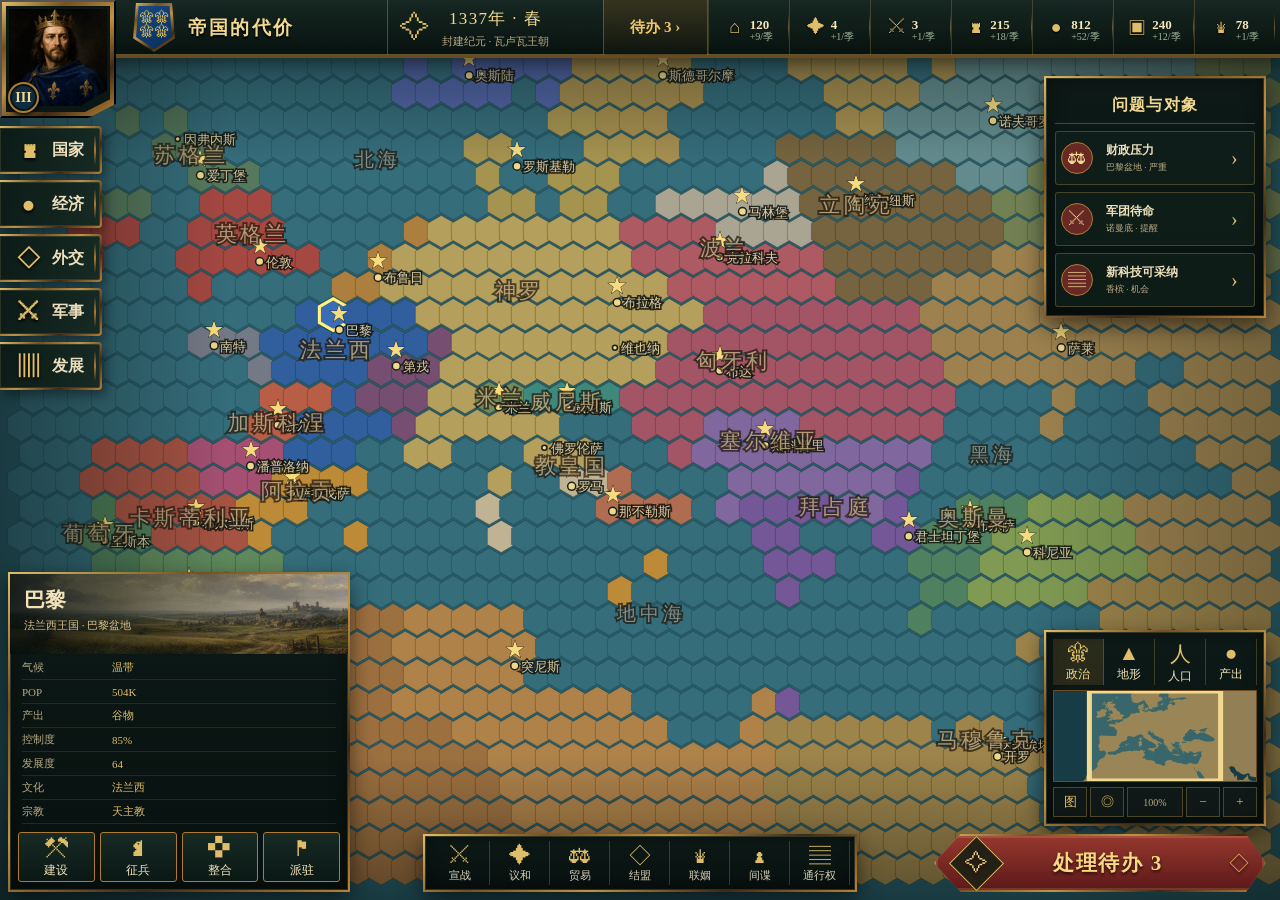
<file: prototype/demos/帝国的代价-高保真界面静态原型.html>
<!doctype html>
<html lang="zh-CN">
<head>
  <meta charset="utf-8">
  <meta name="viewport" content="width=device-width, initial-scale=1, viewport-fit=cover">
  <title>帝国的代价｜高保真 HUD 原型</title>
  <style>
    :root {
      --iron-0: #07100e;
      --iron-1: #0d1a17;
      --iron-2: #172823;
      --gold-0: #6d4a1e;
      --gold-1: #ad7b32;
      --gold-2: #e0bd68;
      --gold-3: #f2d991;
      --enamel: #123651;
      --enamel-bright: #1e5072;
      --paper: #d9c28a;
      --cream: #f1e2ba;
      --muted: #b9ab84;
      --danger: #7f241f;
      --danger-hi: #b34736;
      --success: #315d3c;
      --top-h: 58px;
      --rail-w: 108px;
      --frame: linear-gradient(145deg, #e0bd68 0, #75501f 24%, #c09243 48%, #3d2914 74%, #b98235 100%);
      --shadow: 0 8px 22px rgba(0, 0, 0, .55);
      --ease: cubic-bezier(.16, 1, .3, 1);
    }

    * { box-sizing: border-box; }
    html, body { width: 100%; height: 100%; margin: 0; overflow: hidden; }
    body {
      background: #0b1614;
      color: var(--cream);
      font-family: "Songti SC", "STSong", "Noto Serif CJK SC", serif;
      user-select: none;
    }
    button { color: inherit; font: inherit; }
    button:focus-visible { outline: 2px solid var(--gold-3); outline-offset: 2px; }

    .game-shell {
      position: relative;
      width: 100%;
      height: 100%;
      min-width: 760px;
      min-height: 360px;
      overflow: hidden;
      isolation: isolate;
      background: #0d2426;
    }

    .map-stage { position: absolute; inset: 0; overflow: hidden; background: #183b42; }
    .map-svg { width: 100%; height: 100%; display: block; touch-action: none; cursor: grab; }
    .map-svg:active { cursor: grabbing; }
    .map-sea-base { fill: #285d69; }
    .map-hex {
      stroke: rgba(23, 30, 25, .34);
      stroke-width: .8;
      vector-effect: non-scaling-stroke;
      transition: filter 100ms ease;
    }
    .map-hex:hover { filter: brightness(1.18); }
    .map-hex.sea { stroke: rgba(9, 35, 42, .3); }
    .map-hex.selected {
      stroke: #f5d36f;
      stroke-width: 3;
      filter: brightness(1.16);
    }
    .map-city-dot { fill: #f0d789; stroke: #17201b; stroke-width: 1.2; }
    .map-capital-star {
      fill: #f7dc7f;
      stroke: #1b140a;
      stroke-width: .5;
      font-size: 16px;
      text-anchor: middle;
      paint-order: stroke;
    }
    .map-city-label {
      fill: rgba(247, 230, 184, .88);
      stroke: rgba(18, 20, 15, .85);
      stroke-width: 2.5;
      paint-order: stroke;
      font-size: 10px;
      pointer-events: none;
    }
    .map-world-label {
      fill: rgba(245, 224, 174, .62);
      stroke: rgba(35, 24, 12, .72);
      stroke-width: 3;
      paint-order: stroke;
      text-anchor: middle;
      font-size: 17px;
      letter-spacing: 3px;
      pointer-events: none;
    }
    .map-world-label.sea-label { fill: rgba(191, 217, 213, .56); font-size: 15px; }
    .map-wash {
      position: absolute;
      inset: 0;
      pointer-events: none;
      background:
        linear-gradient(90deg, rgba(5, 11, 9, .42), transparent 18%, transparent 80%, rgba(5, 11, 9, .26)),
        linear-gradient(180deg, rgba(4, 9, 8, .48), transparent 18%, transparent 84%, rgba(4, 9, 8, .42));
    }
    .map-wash { z-index: 1; }
    .country-name, .sea-name {
      position: absolute;
      z-index: 2;
      pointer-events: none;
      text-shadow: 0 2px 4px #000, 0 0 8px #000;
    }
    .country-name { color: rgba(246, 226, 174, .88); font-size: clamp(15px, 1.35vw, 24px); }
    .sea-name { color: rgba(220, 211, 181, .68); font-size: clamp(12px, 1vw, 18px); letter-spacing: .22em; }
    .name-france { left: 30%; top: 45%; font-size: clamp(23px, 2.25vw, 42px); letter-spacing: .18em; }
    .name-england { left: 26%; top: 27%; }
    .name-hre { left: 48%; top: 37%; }
    .name-byzantium { left: 63%; top: 67%; }
    .sea-atlantic { left: 12%; top: 44%; }
    .sea-med { left: 47%; top: 74%; }

    .metal-frame {
      border: 2px solid transparent;
      background:
        linear-gradient(var(--iron-1), var(--iron-0)) padding-box,
        var(--frame) border-box;
      box-shadow:
        inset 0 0 0 1px rgba(255, 227, 152, .16),
        inset 0 0 18px rgba(0, 0, 0, .48),
        var(--shadow);
    }
    .rivet::before, .rivet::after {
      content: "";
      position: absolute;
      width: 5px;
      height: 5px;
      border-radius: 50%;
      background: radial-gradient(circle at 35% 30%, #f0d58c, #745021 66%, #25180b 70%);
      box-shadow: 0 1px 2px #000;
    }

    .top-command-bar {
      position: absolute;
      z-index: 20;
      top: 0;
      left: 102px;
      right: 0;
      height: var(--top-h);
      display: grid;
      grid-template-columns: minmax(220px, .85fr) minmax(260px, .95fr) minmax(520px, 1.7fr);
      border-bottom: 3px solid var(--gold-0);
      background:
        linear-gradient(180deg, rgba(23, 39, 34, .99), rgba(7, 17, 14, .99)),
        repeating-linear-gradient(90deg, transparent 0 90px, rgba(255,255,255,.02) 91px);
      box-shadow: inset 0 -1px rgba(230, 190, 100, .38), 0 5px 16px rgba(0,0,0,.46);
    }
    .brand-block {
      display: flex;
      align-items: center;
      min-width: 0;
      padding: 0 14px 0 31px;
      border-right: 1px solid rgba(214, 174, 89, .34);
    }
    .shield {
      position: relative;
      width: 42px;
      height: 49px;
      flex: 0 0 42px;
      display: grid;
      grid-template-columns: repeat(2, 1fr);
      place-items: center;
      padding: 8px 6px 13px;
      clip-path: polygon(7% 0, 93% 0, 100% 72%, 50% 100%, 0 72%);
      background: var(--frame);
      color: #e9c34f;
      font-size: 14px;
      line-height: 1;
      filter: drop-shadow(0 2px 3px #000);
    }
    .shield::before {
      content: "";
      position: absolute;
      inset: 3px;
      z-index: -1;
      clip-path: inherit;
      background: linear-gradient(145deg, #174b87, #092c58);
    }
    .game-title {
      min-width: 0;
      margin-left: 13px;
      overflow: hidden;
      color: var(--gold-3);
      font-size: clamp(17px, 1.45vw, 25px);
      font-weight: 700;
      letter-spacing: .12em;
      text-overflow: ellipsis;
      white-space: nowrap;
      text-shadow: 0 2px 2px #000;
    }

    .chronicle {
      display: grid;
      grid-template-columns: 1fr 104px;
      align-items: stretch;
      min-width: 0;
      border-right: 1px solid rgba(214, 174, 89, .34);
    }
    .date-plaque {
      position: relative;
      display: grid;
      place-content: center;
      text-align: center;
    }
    .date-plaque::before {
      content: "✧";
      position: absolute;
      left: 12px;
      top: 50%;
      color: var(--gold-2);
      font-size: 30px;
      transform: translateY(-50%);
    }
    .date-main { color: var(--gold-3); font-size: 17px; letter-spacing: .08em; }
    .date-era { margin-top: 4px; color: var(--muted); font-size: 11px; }
    .top-pending {
      border: 0;
      border-left: 1px solid rgba(214, 174, 89, .34);
      background: linear-gradient(180deg, rgba(111, 76, 25, .34), rgba(34, 25, 13, .24));
      color: #f0c967;
      cursor: pointer;
      font-size: 15px;
      font-weight: 700;
    }
    .top-pending:hover { background: rgba(173, 123, 50, .26); }

    .resource-strip {
      display: grid;
      grid-template-columns: repeat(7, minmax(61px, 1fr));
      min-width: 0;
      align-items: stretch;
      padding-right: 5px;
    }
    .resource-token {
      position: relative;
      min-width: 0;
      display: grid;
      grid-template-columns: 20px auto;
      grid-template-rows: 22px 15px;
      place-content: center;
      column-gap: 5px;
      border-left: 1px solid rgba(214, 174, 89, .24);
    }
    .resource-token::after {
      content: "";
      position: absolute;
      right: 0;
      top: 13px;
      bottom: 13px;
      width: 1px;
      background: linear-gradient(transparent, rgba(235,199,113,.38), transparent);
    }
    .resource-icon {
      grid-row: 1 / 3;
      align-self: center;
      color: var(--gold-2);
      font-family: Georgia, serif;
      font-size: 18px;
      text-align: center;
      text-shadow: 0 1px 2px #000;
    }
    .resource-total {
      align-self: end;
      color: #f5e6bc;
      font: 700 13px/1 Georgia, serif;
    }
    .resource-trend { color: #9fb499; font: 10px/1.2 Georgia, serif; }

    .ruler-plaque {
      position: absolute;
      z-index: 24;
      top: 0;
      left: 0;
      width: 116px;
      height: 118px;
      cursor: pointer;
      clip-path: polygon(0 0, 100% 0, 100% 88%, 76% 100%, 0 100%);
      background: var(--frame);
      filter: drop-shadow(4px 5px 7px rgba(0,0,0,.6));
    }
    .ruler-plaque::before {
      content: "";
      position: absolute;
      inset: 4px;
      clip-path: inherit;
      background: #0b1714;
    }
    .ruler-portrait {
      position: absolute;
      inset: 7px 7px 10px;
      width: calc(100% - 14px);
      height: calc(100% - 17px);
      object-fit: cover;
      object-position: 50% 23%;
      clip-path: polygon(0 0, 100% 0, 100% 84%, 73% 100%, 0 100%);
      filter: contrast(1.03) saturate(.9);
    }
    .ruler-level {
      position: absolute;
      z-index: 2;
      left: 6px;
      bottom: 3px;
      width: 31px;
      height: 31px;
      display: grid;
      place-items: center;
      border: 2px solid var(--gold-1);
      border-radius: 50%;
      background: #102b3e;
      color: var(--gold-3);
      font: 700 14px Georgia, serif;
      box-shadow: inset 0 0 0 2px #07120f, 0 2px 4px #000;
    }

    .system-rail {
      position: absolute;
      z-index: 18;
      top: 126px;
      left: 0;
      width: var(--rail-w);
      display: flex;
      flex-direction: column;
      gap: 6px;
    }
    .system-button {
      position: relative;
      width: 102px;
      height: 48px;
      display: grid;
      grid-template-columns: 37px 1fr;
      align-items: center;
      padding: 0 10px;
      border: 2px solid transparent;
      border-left: 0;
      border-radius: 0 4px 4px 0;
      background:
        linear-gradient(100deg, #0c1b17, #172a24) padding-box,
        var(--frame) border-box;
      box-shadow: inset 0 0 0 1px rgba(244,219,148,.12), 4px 5px 12px rgba(0,0,0,.42);
      cursor: pointer;
      color: #eddfbd;
      transition: width 160ms var(--ease), background 160ms ease;
    }
    .system-button::before {
      content: "";
      position: absolute;
      top: 7px;
      right: 4px;
      bottom: 7px;
      width: 2px;
      background: linear-gradient(transparent, var(--gold-1), transparent);
    }
    .system-button:hover, .system-button.active {
      width: 108px;
      background:
        linear-gradient(100deg, #12324a, #0c2233) padding-box,
        var(--frame) border-box;
    }
    .system-glyph {
      color: var(--gold-2);
      font: 700 23px/1 Georgia, "Songti SC", serif;
      text-align: center;
      text-shadow: 0 2px 3px #000;
    }
    .system-label { font-size: 16px; font-weight: 700; letter-spacing: .05em; }

    .system-drawer {
      position: absolute;
      z-index: 17;
      top: 126px;
      left: 118px;
      width: 286px;
      padding: 12px;
      opacity: 0;
      pointer-events: none;
      transform: translateX(-24px);
      transition: opacity 160ms ease, transform 220ms var(--ease);
    }
    .system-drawer.open { opacity: 1; pointer-events: auto; transform: translateX(0); }
    .drawer-title {
      display: flex;
      align-items: center;
      min-height: 44px;
      padding: 0 10px;
      border-bottom: 1px solid rgba(214,174,89,.3);
      color: var(--gold-3);
      font-size: 20px;
      font-weight: 700;
    }
    .drawer-close { margin-left: auto; border: 0; background: transparent; cursor: pointer; font-size: 22px; }
    .drawer-row {
      display: grid;
      grid-template-columns: 1fr auto;
      align-items: center;
      min-height: 42px;
      border-bottom: 1px solid rgba(214,174,89,.14);
      color: #dcd1b4;
      font-size: 13px;
    }
    .drawer-row span { color: var(--gold-2); }

    .issue-panel {
      position: absolute;
      z-index: 14;
      top: 76px;
      right: 14px;
      width: 222px;
      padding: 9px;
    }
    .issue-heading {
      height: 37px;
      display: flex;
      align-items: center;
      justify-content: center;
      border-bottom: 1px solid rgba(214,174,89,.32);
      color: var(--gold-3);
      font-size: 16px;
      font-weight: 700;
      letter-spacing: .08em;
    }
    .issue {
      width: 100%;
      min-height: 54px;
      display: grid;
      grid-template-columns: 38px 1fr 18px;
      align-items: center;
      gap: 7px;
      border: 1px solid rgba(214,174,89,.28);
      border-radius: 3px;
      margin-top: 7px;
      padding: 5px;
      background: rgba(16,31,26,.85);
      cursor: pointer;
      text-align: left;
    }
    .issue-symbol {
      width: 32px;
      height: 32px;
      display: grid;
      place-items: center;
      border: 1px solid var(--gold-1);
      border-radius: 50%;
      background: #682924;
      color: var(--gold-3);
      font-size: 18px;
    }
    .issue strong { display: block; color: #ede0bb; font-size: 12px; }
    .issue small { display: block; margin-top: 2px; color: var(--muted); font-size: 9px; }
    .issue-arrow { color: var(--gold-2); font-size: 20px; }

    .province-panel {
      position: absolute;
      z-index: 13;
      left: 8px;
      bottom: 8px;
      width: 342px;
      overflow: hidden;
    }
    .province-banner {
      height: 80px;
      padding: 12px 14px;
      background:
        linear-gradient(90deg, rgba(6,14,12,.88), rgba(6,14,12,.1)),
        url("../../assets/terrain-banners/plains.png") center / cover;
    }
    .province-name { color: var(--cream); font-size: 21px; font-weight: 700; }
    .province-region { margin-top: 4px; color: var(--paper); font-size: 11px; }
    .province-data { padding: 2px 12px 8px; }
    .data-row {
      min-height: 24px;
      display: grid;
      grid-template-columns: 90px 1fr auto;
      align-items: center;
      border-bottom: 1px solid rgba(214,174,89,.14);
      font-size: 11px;
    }
    .data-row span { color: var(--muted); }
    .data-row b { color: var(--gold-2); font-weight: 400; }
    .province-actions { display: grid; grid-template-columns: repeat(4, 1fr); gap: 5px; padding: 0 8px 8px; }
    .province-action {
      height: 50px;
      border: 1px solid var(--gold-1);
      border-radius: 3px;
      background: linear-gradient(#172a24, #0b1815);
      cursor: pointer;
      color: var(--cream);
      font-size: 12px;
    }
    .province-action span { display: block; color: var(--gold-2); font-size: 23px; line-height: 26px; }

    .command-dock {
      position: absolute;
      z-index: 14;
      left: 50%;
      bottom: 8px;
      display: flex;
      height: 58px;
      padding: 5px;
      transform: translateX(-50%);
    }
    .command {
      width: 60px;
      border: 0;
      border-right: 1px solid rgba(214,174,89,.25);
      background: transparent;
      cursor: pointer;
      color: #d8cfb6;
      font-size: 11px;
    }
    .command span { display: block; color: var(--gold-2); font-size: 22px; line-height: 25px; }
    .command:hover { background: rgba(173,123,50,.14); color: var(--gold-3); }

    .map-tools {
      position: absolute;
      z-index: 14;
      right: 14px;
      bottom: 74px;
      width: 222px;
      padding: 7px;
    }
    .lens-row { display: grid; grid-template-columns: repeat(4, 1fr); }
    .lens {
      height: 46px;
      border: 0;
      border-right: 1px solid rgba(214,174,89,.25);
      background: transparent;
      cursor: pointer;
      font-size: 12px;
    }
    .lens span { display: block; color: var(--gold-2); font-size: 21px; }
    .lens.active { background: rgba(173,123,50,.18); color: var(--gold-3); }
    .mini-map {
      position: relative;
      height: 92px;
      margin-top: 5px;
      border: 1px solid var(--gold-0);
      background: #173c45;
    }
    .mini-map-svg { width: 100%; height: 100%; display: block; cursor: crosshair; }
    .mini-sea { fill: #285d69; }
    .mini-land polygon { fill: #927f55; stroke: #c4a65f; stroke-width: 1; }
    .mini-viewport { fill: rgba(237, 206, 117, .08); stroke: #f2d991; stroke-width: 5; vector-effect: non-scaling-stroke; }
    .map-tool-footer {
      display: grid;
      grid-template-columns: 34px 34px 1fr 34px 34px;
      gap: 3px;
      margin-top: 5px;
    }
    .map-tool-footer button, .zoom-readout {
      min-height: 30px;
      display: grid;
      place-items: center;
      border: 1px solid rgba(214,174,89,.3);
      background: rgba(255,255,255,.03);
      color: var(--gold-2);
      cursor: pointer;
      font-size: 13px;
    }
    .map-tool-footer button.active { background: rgba(173,123,50,.22); color: var(--gold-3); }
    .zoom-readout { color: var(--muted); font: 10px Georgia, serif; }
    .map-legend {
      display: none;
      grid-template-columns: 1fr 1fr;
      gap: 4px 8px;
      margin-top: 5px;
      padding: 6px;
      border: 1px solid rgba(214,174,89,.24);
      background: rgba(5,14,12,.88);
      font-size: 9px;
    }
    .map-legend.open { display: grid; }
    .map-legend span { display: flex; align-items: center; min-width: 0; color: var(--muted); }
    .map-legend i { width: 10px; height: 10px; flex: 0 0 10px; margin-right: 4px; border: 1px solid rgba(255,255,255,.18); }

    .season-control {
      position: absolute;
      z-index: 19;
      right: 14px;
      bottom: 8px;
      width: 332px;
      height: 58px;
      display: grid;
      grid-template-columns: 54px 1fr 38px;
      align-items: center;
      border: 2px solid transparent;
      clip-path: polygon(8% 0, 94% 0, 100% 50%, 94% 100%, 8% 100%, 0 50%);
      background:
        linear-gradient(180deg, #96382e, #5c1919) padding-box,
        var(--frame) border-box;
      box-shadow: inset 0 0 0 2px rgba(255,220,145,.15), var(--shadow);
      cursor: pointer;
      color: #f6d782;
      text-shadow: 0 2px 3px #2b0907;
      transition: filter 150ms ease, transform 150ms ease;
    }
    .season-control:hover { filter: brightness(1.12); }
    .season-control:active { transform: translateY(1px); }
    .season-control.ready {
      background:
        linear-gradient(180deg, #426e49, #24442e) padding-box,
        var(--frame) border-box;
    }
    .season-seal {
      justify-self: end;
      width: 39px;
      height: 39px;
      display: grid;
      place-items: center;
      border: 1px solid var(--gold-2);
      transform: rotate(45deg);
      background: #242016;
      color: var(--gold-3);
      font-size: 23px;
    }
    .season-seal span { transform: rotate(-45deg); }
    .season-text { text-align: center; font-size: 21px; font-weight: 700; letter-spacing: .08em; }
    .season-end { color: var(--gold-2); font-size: 20px; text-align: center; }

    .toast {
      position: absolute;
      z-index: 50;
      top: 82px;
      left: 50%;
      max-width: 420px;
      padding: 10px 16px;
      opacity: 0;
      pointer-events: none;
      transform: translate(-50%, -8px);
      transition: opacity 150ms ease, transform 180ms var(--ease);
      font-size: 12px;
    }
    .toast.show { opacity: 1; transform: translate(-50%, 0); }

    .orientation {
      position: fixed;
      z-index: 100;
      inset: 0;
      display: none;
      place-items: center;
      background: #091411;
      color: var(--gold-3);
      text-align: center;
    }

    @media (max-width: 1180px) {
      :root { --rail-w: 110px; }
      .top-command-bar { left: 104px; grid-template-columns: minmax(210px,.75fr) minmax(250px,.9fr) minmax(420px,1.5fr); }
      .ruler-plaque { width: 118px; height: 124px; }
      .brand-block { padding-left: 26px; }
      .game-title { font-size: 19px; }
      .shield { width: 43px; height: 50px; flex-basis: 43px; }
      .chronicle { grid-template-columns: 1fr 95px; }
      .date-main { font-size: 16px; }
      .resource-strip { grid-template-columns: repeat(7,minmax(52px,1fr)); }
      .resource-token { grid-template-columns: 19px auto; }
      .resource-icon { font-size: 17px; }
      .resource-total { font-size: 12px; }
      .system-rail { top: 132px; }
      .system-button { width: 104px; height: 58px; grid-template-columns: 37px 1fr; }
      .system-button:hover, .system-button.active { width: 110px; }
      .system-label { font-size: 15px; }
      .system-glyph { font-size: 22px; }
      .province-panel { width: 340px; }
      .command { width: 58px; }
      .map-tools { width: 228px; }
      .season-control { width: 340px; }
    }

    @media (max-width: 900px) and (orientation: landscape) {
      :root { --top-h: 60px; --rail-w: 78px; }
      .top-command-bar { left: 86px; grid-template-columns: minmax(160px,.75fr) 205px minmax(350px,1.55fr); }
      .ruler-plaque { width: 96px; height: 105px; }
      .ruler-level { width: 29px; height: 29px; font-size: 11px; }
      .brand-block { padding-left: 16px; }
      .shield { width: 36px; height: 44px; flex-basis: 36px; font-size: 12px; }
      .game-title { margin-left: 7px; font-size: 15px; }
      .chronicle { grid-template-columns: 1fr 76px; }
      .date-plaque::before { display: none; }
      .date-main { font-size: 13px; }
      .date-era { font-size: 8px; }
      .top-pending { font-size: 13px; }
      .resource-strip { grid-template-columns: repeat(7,minmax(43px,1fr)); }
      .resource-token { grid-template-columns: 14px auto; grid-template-rows: 21px 14px; column-gap: 2px; }
      .resource-icon { font-size: 13px; }
      .resource-total { font-size: 10px; }
      .resource-trend { font-size: 8px; }
      .system-rail { top: 108px; gap: 4px; }
      .system-button { width: 76px; height: 42px; grid-template-columns: 27px 1fr; padding: 0 4px; }
      .system-button:hover, .system-button.active { width: 82px; }
      .system-glyph { font-size: 16px; }
      .system-label { font-size: 11px; }
      .issue-panel { top: 68px; right: 8px; width: 190px; padding: 6px; }
      .issue-heading { height: 30px; font-size: 13px; }
      .issue { min-height: 38px; grid-template-columns: 26px 1fr 12px; margin-top: 3px; padding: 3px; }
      .issue-symbol { width: 23px; height: 23px; font-size: 12px; }
      .issue small { display: none; }
      .province-panel { left: 84px; bottom: 64px; width: 258px; }
      .province-banner { height: 58px; padding: 8px 10px; }
      .province-name { font-size: 17px; }
      .province-region { font-size: 9px; }
      .province-data { display: none; }
      .province-actions { padding: 5px; gap: 3px; }
      .province-action { height: 40px; font-size: 9px; }
      .province-action span { font-size: 15px; line-height: 17px; }
      .command-dock { left: 300px; bottom: 8px; height: 50px; padding: 4px; transform: none; }
      .command { width: 40px; font-size: 8px; }
      .command span { font-size: 15px; line-height: 17px; }
      .map-tools { display: none; }
      .season-control { right: 8px; bottom: 8px; width: 244px; height: 50px; grid-template-columns: 42px 1fr 30px; }
      .season-seal { width: 31px; height: 31px; font-size: 15px; }
      .season-text { font-size: 17px; }
      .season-end { font-size: 15px; }
    }

    @media (orientation: portrait) {
      .orientation { display: grid; }
    }

    @media (prefers-reduced-motion: reduce) {
      *, *::before, *::after { transition-duration: .01ms !important; }
    }
  </style>
</head>
<body>
  <main class="game-shell" id="game">
    <section class="map-stage" aria-label="欧洲与北非地图">
      <svg class="map-svg" id="mapSvg" viewBox="0 0 1050 720" preserveAspectRatio="xMidYMid slice" aria-label="真实轮廓六边形地图"></svg>
      <div class="map-wash"></div>
    </section>

    <button class="ruler-plaque" id="rulerPlaque" aria-label="查看法兰西王国">
      <img class="ruler-portrait" src="../../assets/ui/ruler-philip-vi.png" alt="腓力六世">
      <span class="ruler-level">III</span>
    </button>

    <header class="top-command-bar">
      <div class="brand-block">
        <div class="shield" aria-label="法兰西盾徽"><span>⚜</span><span>⚜</span><span>⚜</span><span>⚜</span></div>
        <div class="game-title">帝国的代价</div>
      </div>
      <div class="chronicle">
        <div class="date-plaque">
          <div class="date-main">1337年 · 春</div>
          <div class="date-era">封建纪元 · 瓦卢瓦王朝</div>
        </div>
        <button class="top-pending" id="topPending">待办 3 ›</button>
      </div>
      <div class="resource-strip" aria-label="国家资源">
        <div class="resource-token"><span class="resource-icon">⌂</span><span class="resource-total">120</span><span class="resource-trend">+9/季</span></div>
        <div class="resource-token"><span class="resource-icon">✦</span><span class="resource-total">4</span><span class="resource-trend">+1/季</span></div>
        <div class="resource-token"><span class="resource-icon">⚔</span><span class="resource-total">3</span><span class="resource-trend">+1/季</span></div>
        <div class="resource-token"><span class="resource-icon">♜</span><span class="resource-total">215</span><span class="resource-trend">+18/季</span></div>
        <div class="resource-token"><span class="resource-icon">●</span><span class="resource-total">812</span><span class="resource-trend">+52/季</span></div>
        <div class="resource-token"><span class="resource-icon">▣</span><span class="resource-total">240</span><span class="resource-trend">+12/季</span></div>
        <div class="resource-token"><span class="resource-icon">♛</span><span class="resource-total">78</span><span class="resource-trend">+1/季</span></div>
      </div>
    </header>

    <nav class="system-rail" aria-label="主要系统">
      <button class="system-button" data-system="国家"><span class="system-glyph">♜</span><span class="system-label">国家</span></button>
      <button class="system-button" data-system="经济"><span class="system-glyph">●</span><span class="system-label">经济</span></button>
      <button class="system-button" data-system="外交"><span class="system-glyph">◇</span><span class="system-label">外交</span></button>
      <button class="system-button" data-system="军事"><span class="system-glyph">⚔</span><span class="system-label">军事</span></button>
      <button class="system-button" data-system="发展"><span class="system-glyph">▥</span><span class="system-label">发展</span></button>
    </nav>

    <aside class="system-drawer metal-frame rivet" id="systemDrawer" aria-hidden="true">
      <div class="drawer-title"><span id="drawerTitle">国家</span><button class="drawer-close" id="drawerClose" aria-label="关闭">×</button></div>
      <div id="drawerBody"></div>
    </aside>

    <aside class="issue-panel metal-frame" id="issuePanel">
      <div class="issue-heading">问题与对象</div>
      <button class="issue" data-issue="王位继承危机" data-focus="巴黎盆地"><span class="issue-symbol">⚖</span><span><strong>财政压力</strong><small>巴黎盆地 · 严重</small></span><span class="issue-arrow">›</span></button>
      <button class="issue" data-issue="军团待命" data-focus="诺曼底"><span class="issue-symbol">⚔</span><span><strong>军团待命</strong><small>诺曼底 · 提醒</small></span><span class="issue-arrow">›</span></button>
      <button class="issue" data-issue="新科技可采纳" data-focus="香槟"><span class="issue-symbol">▤</span><span><strong>新科技可采纳</strong><small>香槟 · 机会</small></span><span class="issue-arrow">›</span></button>
    </aside>

    <aside class="province-panel metal-frame">
      <div class="province-banner" id="provinceBanner">
        <div class="province-name" id="provinceName">巴黎</div>
        <div class="province-region" id="provinceRegion">法兰西王国 · 巴黎盆地</div>
      </div>
      <div class="province-data">
        <div class="data-row"><span>气候</span><b id="provinceClimate">温带</b><i></i></div>
        <div class="data-row"><span>POP</span><b id="provincePopulation">504K</b><i></i></div>
        <div class="data-row"><span>产出</span><b id="provinceOutput">谷物</b><i></i></div>
        <div class="data-row"><span>控制度</span><b id="provinceControl">85%</b><i></i></div>
        <div class="data-row"><span>发展度</span><b id="provinceDevelopment">64</b><i></i></div>
        <div class="data-row"><span>文化</span><b id="provinceCulture">法兰西</b><i></i></div>
        <div class="data-row"><span>宗教</span><b id="provinceReligion">天主教</b><i></i></div>
      </div>
      <div class="province-actions">
        <button class="province-action"><span>⚒</span>建设</button>
        <button class="province-action"><span>♞</span>征兵</button>
        <button class="province-action"><span>✜</span>整合</button>
        <button class="province-action"><span>⚑</span>派驻</button>
      </div>
    </aside>

    <div class="command-dock metal-frame" aria-label="高频命令">
      <button class="command"><span>⚔</span>宣战</button>
      <button class="command"><span>✦</span>议和</button>
      <button class="command"><span>⚖</span>贸易</button>
      <button class="command"><span>◇</span>结盟</button>
      <button class="command"><span>♛</span>联姻</button>
      <button class="command"><span>♟</span>间谍</button>
      <button class="command"><span>▤</span>通行权</button>
    </div>

    <aside class="map-tools metal-frame">
      <div class="lens-row">
        <button class="lens active" data-mode="political"><span>⚜</span>政治</button>
        <button class="lens" data-mode="terrain"><span>▲</span>地形</button>
        <button class="lens" data-mode="population"><span>人</span>人口</button>
        <button class="lens" data-mode="goods"><span>●</span>产出</button>
      </div>
      <div class="mini-map"><svg class="mini-map-svg" id="miniMapSvg" viewBox="0 0 1050 720" aria-label="地图缩略图"></svg></div>
      <div class="map-tool-footer">
        <button id="legendToggle" title="展开图例">图</button>
        <button id="zoomReset" title="复位地图">◎</button>
        <span class="zoom-readout" id="zoomReadout">100%</span>
        <button id="zoomOut" title="缩小">−</button>
        <button id="zoomIn" title="放大">+</button>
      </div>
      <div class="map-legend" id="mapLegend"></div>
    </aside>

    <button class="season-control" id="seasonControl">
      <span class="season-seal"><span>✧</span></span>
      <span class="season-text" id="seasonText">处理待办 3</span>
      <span class="season-end">◇</span>
    </button>

    <div class="toast metal-frame" id="toast" role="status"></div>
  </main>

  <div class="orientation"><div><strong>请横屏体验</strong><br><small>地图与 HUD 以横屏操作为准。</small></div></div>

  <script src="../../assets/ui/prototype-map-data.js"></script>
  <script>
    (() => {
      const drawer = document.getElementById("systemDrawer");
      const drawerTitle = document.getElementById("drawerTitle");
      const drawerBody = document.getElementById("drawerBody");
      const seasonControl = document.getElementById("seasonControl");
      const seasonText = document.getElementById("seasonText");
      const topPending = document.getElementById("topPending");
      const toast = document.getElementById("toast");
      let toastTimer;

      const systems = {
        "国家": [["政体", "封建君主制"], ["统治者", "腓力六世"], ["家族", "瓦卢瓦"], ["合法性", "78"]],
        "经济": [["国库", "812"], ["季度收入", "+52"], ["市场中心", "巴黎"], ["建设队列", "2"]],
        "外交": [["盟友", "苏格兰"], ["主要对手", "英格兰"], ["关系容量", "4 / 5"], ["可用使节", "1"]],
        "军事": [["总兵力", "18,400"], ["可用军团", "3"], ["征召上限", "27,000"], ["战争疲惫", "0.8"]],
        "发展": [["当前研究", "行政文书"], ["研究进度", "64%"], ["改革槽", "2 / 3"], ["时代目标", "巩固王权"]]
      };

      function showToast(text) {
        clearTimeout(toastTimer);
        toast.textContent = text;
        toast.classList.add("show");
        toastTimer = setTimeout(() => toast.classList.remove("show"), 1600);
      }

      function updatePending() {
        const count = document.querySelectorAll(".issue").length;
        topPending.textContent = count ? `待办 ${count} ›` : "待办已清";
        seasonText.textContent = count ? `处理待办 ${count}` : "结束季度";
        seasonControl.classList.toggle("ready", count === 0);
      }

      document.querySelectorAll(".system-button").forEach(button => {
        button.addEventListener("click", () => {
          const same = button.classList.contains("active");
          document.querySelectorAll(".system-button").forEach(item => item.classList.remove("active"));
          if (same) {
            drawer.classList.remove("open");
            drawer.setAttribute("aria-hidden", "true");
            return;
          }
          button.classList.add("active");
          drawerTitle.textContent = button.dataset.system;
          drawerBody.innerHTML = systems[button.dataset.system].map(([label, value]) =>
            `<div class="drawer-row">${label}<span>${value}</span></div>`
          ).join("");
          drawer.classList.add("open");
          drawer.setAttribute("aria-hidden", "false");
        });
      });

      document.getElementById("drawerClose").addEventListener("click", () => {
        drawer.classList.remove("open");
        drawer.setAttribute("aria-hidden", "true");
        document.querySelectorAll(".system-button").forEach(item => item.classList.remove("active"));
      });

      document.querySelectorAll(".issue").forEach(issue => {
        issue.addEventListener("click", () => {
          showToast(`已定位：${issue.dataset.issue}`);
          issue.remove();
          updatePending();
        });
      });

      document.getElementById("rulerPlaque").addEventListener("click", () => showToast("法兰西王国 · 腓力六世 · 瓦卢瓦家族"));
      topPending.addEventListener("click", () => showToast(`当前有 ${document.querySelectorAll(".issue").length} 项待办`));
      seasonControl.addEventListener("click", () => {
        const count = document.querySelectorAll(".issue").length;
        showToast(count ? `仍有 ${count} 项待办需要处理` : "可以进入下一季度");
      });
      document.querySelectorAll(".province-action,.command").forEach(button => {
        button.addEventListener("click", () => showToast(`已选择：${button.textContent.trim()}`));
      });
    })();
  </script>
  <script src="../../assets/ui/prototype-map.js"></script>
</body>
</html>
</file>
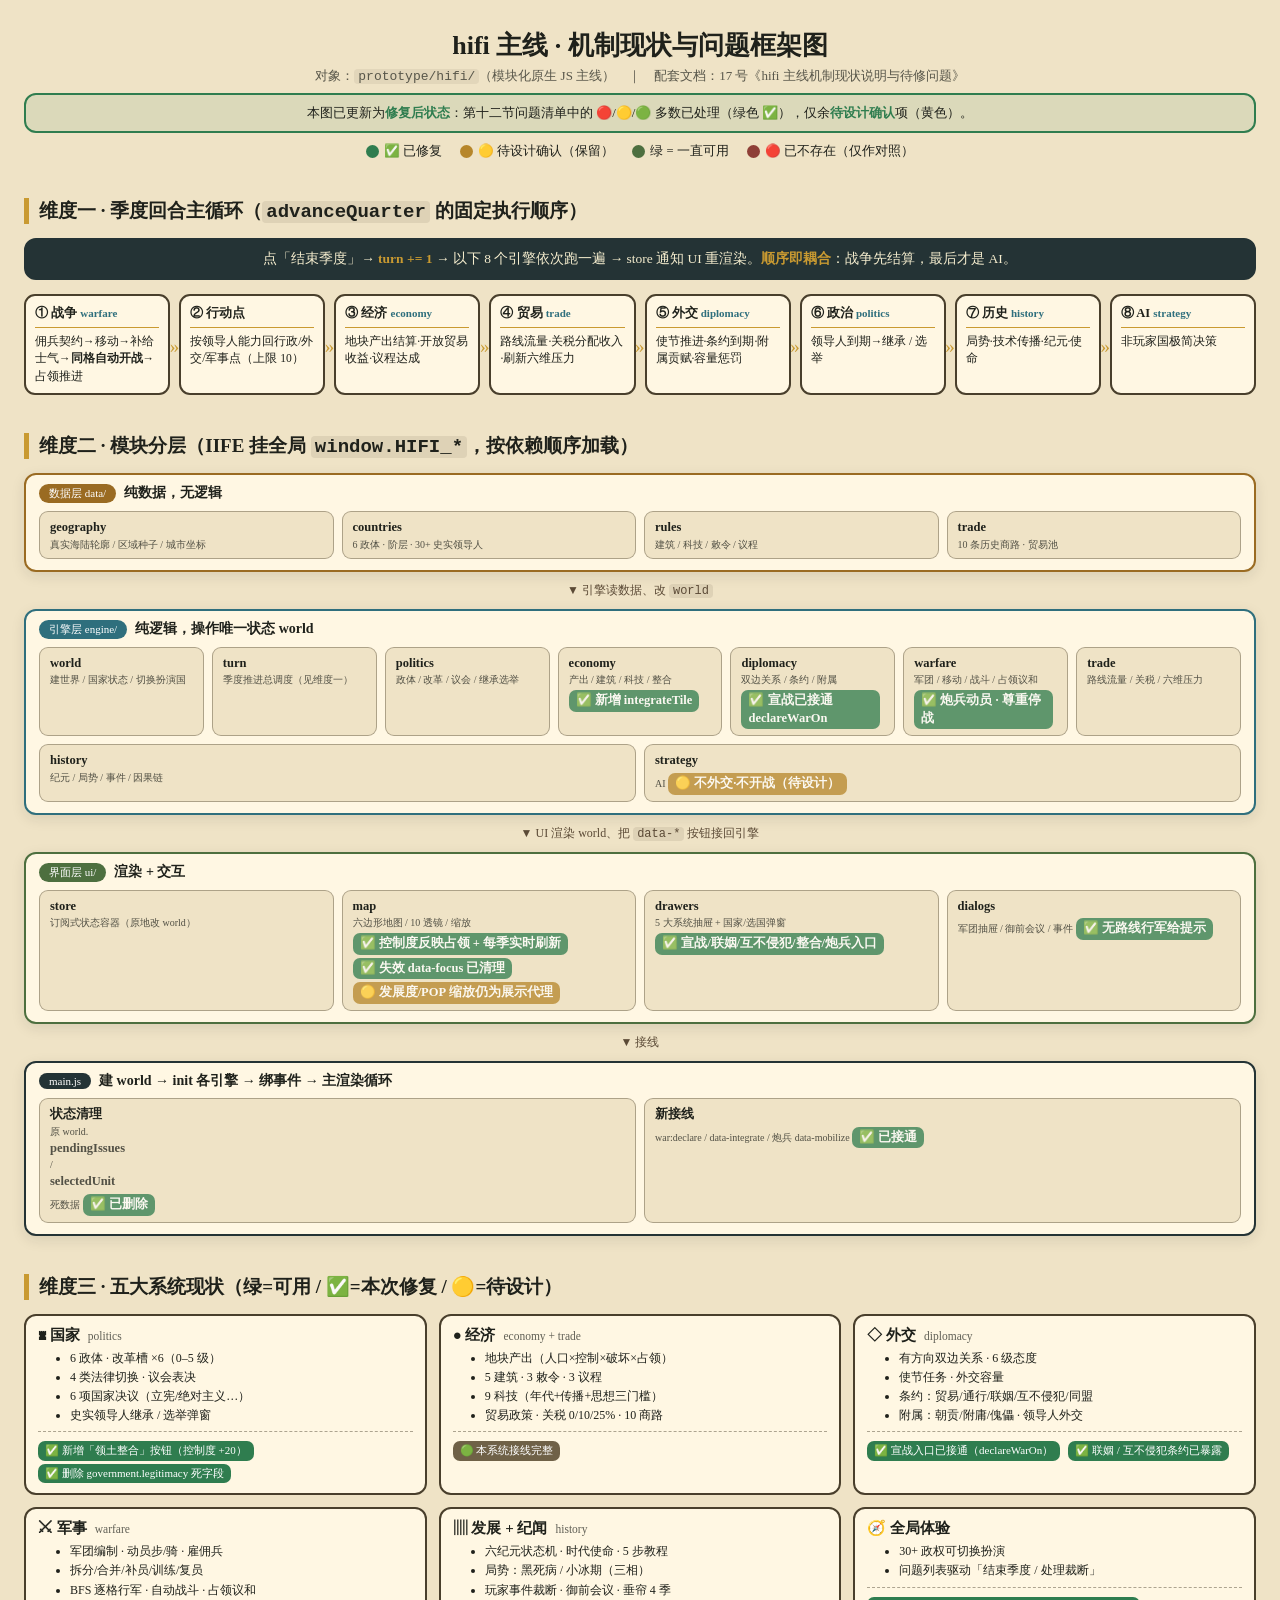
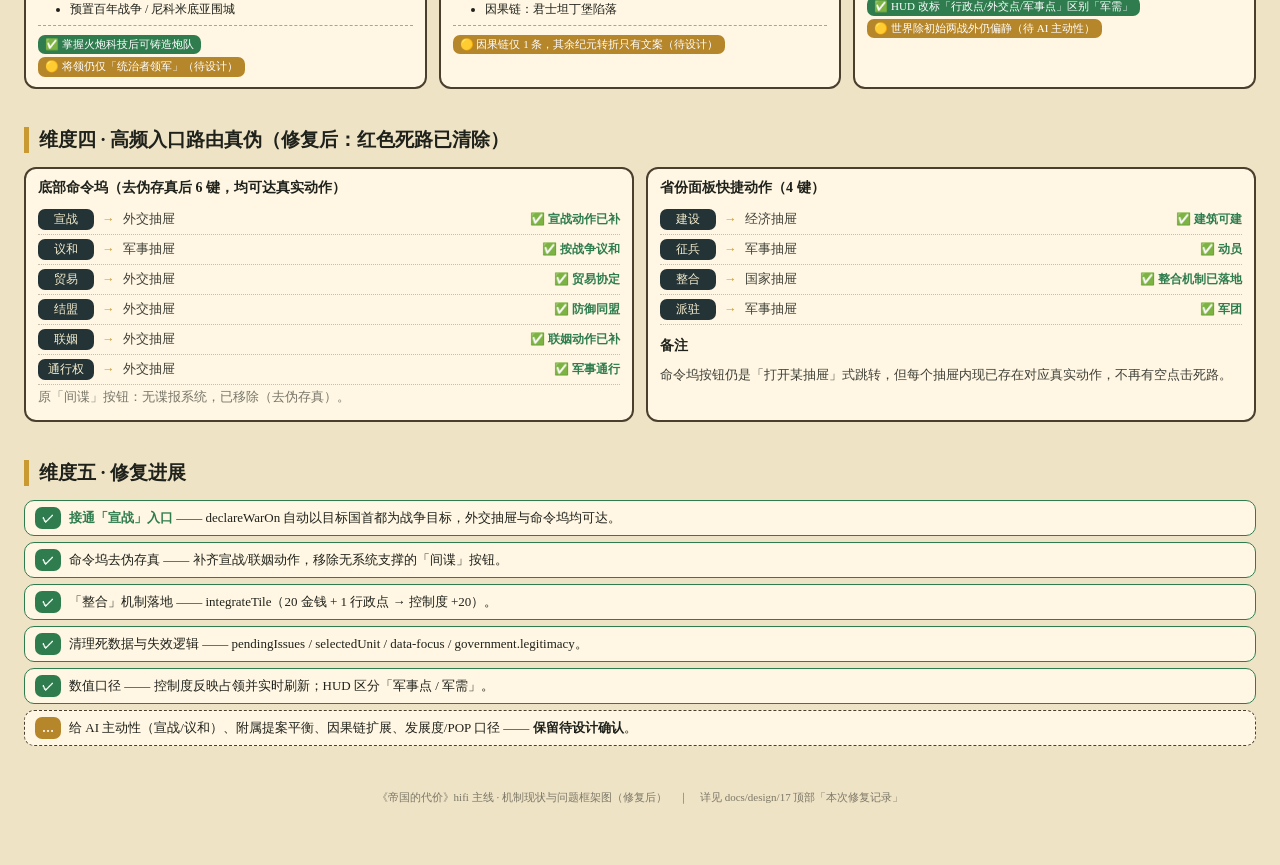
<file: prototype/diagrams/hifi主线机制与问题框架图.html>
<!doctype html>
<html lang="zh-CN">
<head>
<meta charset="utf-8">
<meta name="viewport" content="width=device-width, initial-scale=1">
<title>hifi 主线 · 机制现状与问题框架图（修复后）</title>
<style>
  :root {
    --ink: #1f211b; --paper: #efe3c6; --panel: #fff7e3; --line: #493f2c;
    --gold: #c99a31; --dark: #243335;
    --c5: #8e3f37; --c4: #9a6b22; --c3: #2f6f7d; --c2: #4d6f3f; --c1: #5b4a36;
    --bad: #8e3f37; --warn: #b6862a; --note: #4d6f3f; --done: #2f7d4f;
  }
  * { box-sizing: border-box; }
  body { margin: 0; padding: 28px 24px 60px; background: var(--paper); color: var(--ink);
    font-family: "Songti SC","STSong","Noto Serif SC",Georgia,serif; }
  h1 { text-align: center; margin: 0 0 4px; font-size: 26px; }
  .sub { text-align: center; opacity: .72; margin-bottom: 8px; font-size: 13px; }
  h2 { font-size: 19px; border-left: 5px solid var(--gold); padding-left: 10px; margin: 38px 0 14px; max-width: 1280px; margin-left: auto; margin-right: auto; }
  .wrap { max-width: 1280px; margin: 0 auto; }
  code { background: rgba(73,63,44,.1); border-radius: 4px; padding: 0 4px; }

  .fixbanner { max-width: 1280px; margin: 0 auto 10px; border: 2px solid var(--done); border-radius: 12px;
    background: rgba(47,125,79,.1); padding: 9px 16px; text-align: center; font-size: 13px; }
  .fixbanner b { color: var(--done); }

  .legend { max-width: 1280px; margin: 0 auto 4px; display: flex; flex-wrap: wrap; gap: 8px 18px; justify-content: center; font-size: 12.5px; }
  .legend span { display: inline-flex; align-items: center; gap: 5px; }
  .dot { width: 13px; height: 13px; border-radius: 50%; display: inline-block; }
  .dot.bad { background: var(--bad); } .dot.warn { background: var(--warn); } .dot.note { background: var(--note); } .dot.done { background: var(--done); }

  .flag { display: inline-block; font-size: 11px; border-radius: 7px; padding: 2px 7px; margin: 3px 4px 0 0; color: #fff; line-height: 1.4; }
  .flag.bad { background: var(--bad); } .flag.warn { background: var(--warn); } .flag.note { background: #6f6147; } .flag.done { background: var(--done); }
  .flag b { font-weight: 700; }

  .loopband { border: 2px solid var(--dark); border-radius: 12px; background: var(--dark); color: #f5edce;
    padding: 10px 16px; text-align: center; font-size: 13.5px; margin-bottom: 14px; }
  .loopband b { color: var(--gold); }
  .loop { display: grid; grid-template-columns: repeat(8, 1fr); gap: 9px; }
  .step { border: 2px solid var(--line); border-radius: 11px; background: var(--panel); padding: 8px 9px;
    position: relative; font-size: 11.6px; line-height: 1.5; }
  .step::after { content: "»"; position: absolute; right: -11px; top: 38%; font-size: 19px; color: var(--gold); z-index: 2; }
  .step:last-child::after { content: ""; }
  .step h4 { margin: 0 0 5px; font-size: 12.5px; border-bottom: 1.5px solid var(--gold); padding-bottom: 4px; }
  .step h4 i { font-style: normal; color: var(--c3); font-size: 11px; }

  .arch { display: flex; flex-direction: column; gap: 10px; }
  .band { border: 2px solid var(--line); border-radius: 12px; background: var(--panel); padding: 9px 13px 11px;
    box-shadow: 0 4px 14px rgba(31,32,26,.1); }
  .band > h3 { margin: 0 0 8px; font-size: 14px; display: flex; align-items: center; gap: 8px; }
  .band > h3 .tag { font-size: 11px; color: #fff; border-radius: 99px; padding: 2px 10px; font-weight: 400; background: var(--c1); }
  .mods { display: flex; flex-wrap: wrap; gap: 8px; }
  .mod { border: 1.2px solid rgba(73,63,44,.4); border-radius: 9px; background: var(--paper); padding: 6px 10px;
    font-size: 12px; line-height: 1.5; flex: 1 1 150px; min-width: 150px; }
  .mod b { display: block; font-size: 12.5px; }
  .mod small { opacity: .75; display: block; }
  .band.data > h3 .tag { background: var(--c4); } .band.data { border-color: var(--c4); }
  .band.engine > h3 .tag { background: var(--c3); } .band.engine { border-color: var(--c3); }
  .band.ui > h3 .tag { background: var(--c2); } .band.ui { border-color: var(--c2); }
  .band.wire > h3 .tag { background: var(--dark); } .band.wire { border-color: var(--dark); }
  .flowdown { text-align: center; color: var(--c1); font-size: 12px; }

  .systems { display: grid; grid-template-columns: repeat(3, 1fr); gap: 12px; }
  .sys { border: 2px solid var(--line); border-radius: 12px; background: var(--panel); padding: 10px 12px; }
  .sys h3 { margin: 0 0 4px; font-size: 15px; display: flex; align-items: baseline; gap: 8px; }
  .sys h3 small { font-weight: 400; opacity: .7; font-size: 11.5px; }
  .ok { font-size: 12px; line-height: 1.6; margin: 4px 0 6px; }
  .ok li { margin-left: -8px; }
  .probs { border-top: 1.5px dashed rgba(73,63,44,.45); padding-top: 6px; margin-top: 4px; }

  .routes { display: grid; grid-template-columns: 1fr 1fr; gap: 12px; }
  .routebox { border: 2px solid var(--line); border-radius: 12px; background: var(--panel); padding: 10px 12px; }
  .routebox h3 { margin: 0 0 8px; font-size: 14px; }
  .rt { display: flex; align-items: center; gap: 8px; font-size: 12.5px; padding: 4px 0; border-bottom: 1px dotted rgba(73,63,44,.3); }
  .rt:last-child { border-bottom: 0; }
  .rt .btn { background: var(--dark); color: #f5edce; border-radius: 7px; padding: 2px 9px; min-width: 56px; text-align: center; font-size: 12px; }
  .rt .arrow { color: var(--gold); }
  .rt .dest { opacity: .85; }
  .rt .verdict { margin-left: auto; font-size: 12px; font-weight: 700; }
  .rt.dead .verdict { color: var(--bad); } .rt.live .verdict { color: var(--done); } .rt.warn .verdict { color: var(--warn); }

  .prio { display: flex; flex-direction: column; gap: 6px; }
  .prio .item { border: 1.5px solid var(--line); border-radius: 10px; background: var(--panel); padding: 8px 12px 8px 44px;
    position: relative; font-size: 13px; }
  .prio .item .mark { position: absolute; left: 10px; top: 50%; transform: translateY(-50%);
    width: 26px; height: 22px; border-radius: 7px; text-align: center; line-height: 22px; font-weight: 700; font-size: 12px; color: #fff; }
  .prio .item.done { border-color: var(--done); } .prio .item.done .mark { background: var(--done); }
  .prio .item.todo { border-style: dashed; } .prio .item.todo .mark { background: var(--warn); }
  .prio .item.done b { color: var(--done); }

  footer { text-align: center; margin-top: 44px; font-size: 11px; opacity: .55; }
  @media (max-width: 1000px) {
    .loop { grid-template-columns: repeat(2, 1fr); } .step::after { content: ""; }
    .systems { grid-template-columns: 1fr; } .routes { grid-template-columns: 1fr; }
  }
</style>
</head>
<body>
  <h1>hifi 主线 · 机制现状与问题框架图</h1>
  <div class="sub">对象：<code>prototype/hifi/</code>（模块化原生 JS 主线）　｜　配套文档：17 号《hifi 主线机制现状说明与待修问题》</div>
  <div class="fixbanner">本图已更新为<b>修复后状态</b>：第十二节问题清单中的 🔴/🟡/🟢 多数已处理（绿色 ✅），仅余<b>待设计确认</b>项（黄色）。</div>
  <div class="legend">
    <span><i class="dot done"></i>✅ 已修复</span>
    <span><i class="dot warn"></i>🟡 待设计确认（保留）</span>
    <span><i class="dot note"></i>绿 = 一直可用</span>
    <span><i class="dot bad"></i>🔴 已不存在（仅作对照）</span>
  </div>

  <!-- ===================== 维度一：回合主循环 ===================== -->
  <h2>维度一 · 季度回合主循环（<code>advanceQuarter</code> 的固定执行顺序）</h2>
  <div class="wrap">
    <div class="loopband">点「结束季度」→ <b>turn += 1</b> → 以下 8 个引擎依次跑一遍 → store 通知 UI 重渲染。<b>顺序即耦合</b>：战争先结算，最后才是 AI。</div>
    <div class="loop">
      <div class="step"><h4>① 战争 <i>warfare</i></h4>佣兵契约→移动→补给士气→<b>同格自动开战</b>→占领推进</div>
      <div class="step"><h4>② 行动点</h4>按领导人能力回行政/外交/军事点（上限 10）</div>
      <div class="step"><h4>③ 经济 <i>economy</i></h4>地块产出结算·开放贸易收益·议程达成</div>
      <div class="step"><h4>④ 贸易 <i>trade</i></h4>路线流量·关税分配收入·刷新六维压力</div>
      <div class="step"><h4>⑤ 外交 <i>diplomacy</i></h4>使节推进·条约到期·附属贡赋·容量惩罚</div>
      <div class="step"><h4>⑥ 政治 <i>politics</i></h4>领导人到期→继承 / 选举</div>
      <div class="step"><h4>⑦ 历史 <i>history</i></h4>局势·技术传播·纪元·使命</div>
      <div class="step"><h4>⑧ AI <i>strategy</i></h4>非玩家国极简决策</div>
    </div>
  </div>

  <!-- ===================== 维度二：分层架构 ===================== -->
  <h2>维度二 · 模块分层（IIFE 挂全局 <code>window.HIFI_*</code>，按依赖顺序加载）</h2>
  <div class="wrap arch">
    <div class="band data">
      <h3><span class="tag">数据层 data/</span>纯数据，无逻辑</h3>
      <div class="mods">
        <div class="mod"><b>geography</b><small>真实海陆轮廓 / 区域种子 / 城市坐标</small></div>
        <div class="mod"><b>countries</b><small>6 政体 · 阶层 · 30+ 史实领导人</small></div>
        <div class="mod"><b>rules</b><small>建筑 / 科技 / 敕令 / 议程</small></div>
        <div class="mod"><b>trade</b><small>10 条历史商路 · 贸易池</small></div>
      </div>
    </div>
    <div class="flowdown">▼ 引擎读数据、改 <code>world</code></div>
    <div class="band engine">
      <h3><span class="tag">引擎层 engine/</span>纯逻辑，操作唯一状态 world</h3>
      <div class="mods">
        <div class="mod"><b>world</b><small>建世界 / 国家状态 / 切换扮演国</small></div>
        <div class="mod"><b>turn</b><small>季度推进总调度（见维度一）</small></div>
        <div class="mod"><b>politics</b><small>政体 / 改革 / 议会 / 继承选举</small></div>
        <div class="mod"><b>economy</b><small>产出 / 建筑 / 科技 / 整合
          <span class="flag done"><b>✅ 新增 integrateTile</b></span></small></div>
        <div class="mod"><b>diplomacy</b><small>双边关系 / 条约 / 附属
          <span class="flag done"><b>✅ 宣战已接通 declareWarOn</b></span></small></div>
        <div class="mod"><b>warfare</b><small>军团 / 移动 / 战斗 / 占领议和
          <span class="flag done"><b>✅ 炮兵动员 · 尊重停战</b></span></small></div>
        <div class="mod"><b>trade</b><small>路线流量 / 关税 / 六维压力</small></div>
        <div class="mod"><b>history</b><small>纪元 / 局势 / 事件 / 因果链</small></div>
        <div class="mod"><b>strategy</b><small>AI
          <span class="flag warn"><b>🟡 不外交·不开战（待设计）</b></span></small></div>
      </div>
    </div>
    <div class="flowdown">▼ UI 渲染 world、把 <code>data-*</code> 按钮接回引擎</div>
    <div class="band ui">
      <h3><span class="tag">界面层 ui/</span>渲染 + 交互</h3>
      <div class="mods">
        <div class="mod"><b>store</b><small>订阅式状态容器（原地改 world）</small></div>
        <div class="mod"><b>map</b><small>六边形地图 / 10 透镜 / 缩放
          <span class="flag done"><b>✅ 控制度反映占领 + 每季实时刷新</b></span>
          <span class="flag done"><b>✅ 失效 data-focus 已清理</b></span>
          <span class="flag warn"><b>🟡 发展度/POP 缩放仍为展示代理</b></span></small></div>
        <div class="mod"><b>drawers</b><small>5 大系统抽屉 + 国家/选国弹窗
          <span class="flag done"><b>✅ 宣战/联姻/互不侵犯/整合/炮兵入口</b></span></small></div>
        <div class="mod"><b>dialogs</b><small>军团抽屉 / 御前会议 / 事件
          <span class="flag done"><b>✅ 无路线行军给提示</b></span></small></div>
      </div>
    </div>
    <div class="flowdown">▼ 接线</div>
    <div class="band wire">
      <h3><span class="tag">main.js</span>建 world → init 各引擎 → 绑事件 → 主渲染循环</h3>
      <div class="mods">
        <div class="mod"><b>状态清理</b><small>原 world.<b>pendingIssues</b> / <b>selectedUnit</b> 死数据
          <span class="flag done"><b>✅ 已删除</b></span></small></div>
        <div class="mod"><b>新接线</b><small>war:declare / data-integrate / 炮兵 data-mobilize
          <span class="flag done"><b>✅ 已接通</b></span></small></div>
      </div>
    </div>
  </div>

  <!-- ===================== 维度三：五大系统现状 + 问题 ===================== -->
  <h2>维度三 · 五大系统现状（绿=可用 / ✅=本次修复 / 🟡=待设计）</h2>
  <div class="wrap systems">
    <div class="sys">
      <h3>♜ 国家 <small>politics</small></h3>
      <ul class="ok">
        <li>6 政体 · 改革槽 ×6（0–5 级）</li>
        <li>4 类法律切换 · 议会表决</li>
        <li>6 项国家决议（立宪/绝对主义…）</li>
        <li>史实领导人继承 / 选举弹窗</li>
      </ul>
      <div class="probs">
        <span class="flag done"><b>✅</b> 新增「领土整合」按钮（控制度 +20）</span>
        <span class="flag done"><b>✅</b> 删除 government.legitimacy 死字段</span>
      </div>
    </div>
    <div class="sys">
      <h3>● 经济 <small>economy + trade</small></h3>
      <ul class="ok">
        <li>地块产出（人口×控制×破坏×占领）</li>
        <li>5 建筑 · 3 敕令 · 3 议程</li>
        <li>9 科技（年代+传播+思想三门槛）</li>
        <li>贸易政策 · 关税 0/10/25% · 10 商路</li>
      </ul>
      <div class="probs">
        <span class="flag note"><b>🟢</b> 本系统接线完整</span>
      </div>
    </div>
    <div class="sys">
      <h3>◇ 外交 <small>diplomacy</small></h3>
      <ul class="ok">
        <li>有方向双边关系 · 6 级态度</li>
        <li>使节任务 · 外交容量</li>
        <li>条约：贸易/通行/联姻/互不侵犯/同盟</li>
        <li>附属：朝贡/附庸/傀儡 · 领导人外交</li>
      </ul>
      <div class="probs">
        <span class="flag done"><b>✅</b> 宣战入口已接通（declareWarOn）</span>
        <span class="flag done"><b>✅</b> 联姻 / 互不侵犯条约已暴露</span>
      </div>
    </div>
    <div class="sys">
      <h3>⚔ 军事 <small>warfare</small></h3>
      <ul class="ok">
        <li>军团编制 · 动员步/骑 · 雇佣兵</li>
        <li>拆分/合并/补员/训练/复员</li>
        <li>BFS 逐格行军 · 自动战斗 · 占领议和</li>
        <li>预置百年战争 / 尼科米底亚围城</li>
      </ul>
      <div class="probs">
        <span class="flag done"><b>✅</b> 掌握火炮科技后可铸造炮队</span>
        <span class="flag warn"><b>🟡</b> 将领仍仅「统治者领军」（待设计）</span>
      </div>
    </div>
    <div class="sys">
      <h3>▥ 发展 + 纪闻 <small>history</small></h3>
      <ul class="ok">
        <li>六纪元状态机 · 时代使命 · 5 步教程</li>
        <li>局势：黑死病 / 小冰期（三相）</li>
        <li>玩家事件裁断 · 御前会议 · 垂帘 4 季</li>
        <li>因果链：君士坦丁堡陷落</li>
      </ul>
      <div class="probs">
        <span class="flag warn"><b>🟡</b> 因果链仅 1 条，其余纪元转折只有文案（待设计）</span>
      </div>
    </div>
    <div class="sys">
      <h3>🧭 全局体验</h3>
      <ul class="ok">
        <li>30+ 政权可切换扮演</li>
        <li>问题列表驱动「结束季度 / 处理裁断」</li>
      </ul>
      <div class="probs">
        <span class="flag done"><b>✅</b> HUD 改标「行政点/外交点/军事点」区别「军需」</span>
        <span class="flag warn"><b>🟡</b> 世界除初始两战外仍偏静（待 AI 主动性）</span>
      </div>
    </div>
  </div>

  <!-- ===================== 维度四：高频入口路由真伪 ===================== -->
  <h2>维度四 · 高频入口路由真伪（修复后：红色死路已清除）</h2>
  <div class="wrap routes">
    <div class="routebox">
      <h3>底部命令坞（去伪存真后 6 键，均可达真实动作）</h3>
      <div class="rt live"><span class="btn">宣战</span><span class="arrow">→</span><span class="dest">外交抽屉</span><span class="verdict">✅ 宣战动作已补</span></div>
      <div class="rt live"><span class="btn">议和</span><span class="arrow">→</span><span class="dest">军事抽屉</span><span class="verdict">✅ 按战争议和</span></div>
      <div class="rt live"><span class="btn">贸易</span><span class="arrow">→</span><span class="dest">外交抽屉</span><span class="verdict">✅ 贸易协定</span></div>
      <div class="rt live"><span class="btn">结盟</span><span class="arrow">→</span><span class="dest">外交抽屉</span><span class="verdict">✅ 防御同盟</span></div>
      <div class="rt live"><span class="btn">联姻</span><span class="arrow">→</span><span class="dest">外交抽屉</span><span class="verdict">✅ 联姻动作已补</span></div>
      <div class="rt live"><span class="btn">通行权</span><span class="arrow">→</span><span class="dest">外交抽屉</span><span class="verdict">✅ 军事通行</span></div>
      <div class="rt"><span class="dest" style="opacity:.6">原「间谍」按钮：无谍报系统，已移除（去伪存真）。</span></div>
    </div>
    <div class="routebox">
      <h3>省份面板快捷动作（4 键）</h3>
      <div class="rt live"><span class="btn">建设</span><span class="arrow">→</span><span class="dest">经济抽屉</span><span class="verdict">✅ 建筑可建</span></div>
      <div class="rt live"><span class="btn">征兵</span><span class="arrow">→</span><span class="dest">军事抽屉</span><span class="verdict">✅ 动员</span></div>
      <div class="rt live"><span class="btn">整合</span><span class="arrow">→</span><span class="dest">国家抽屉</span><span class="verdict">✅ 整合机制已落地</span></div>
      <div class="rt live"><span class="btn">派驻</span><span class="arrow">→</span><span class="dest">军事抽屉</span><span class="verdict">✅ 军团</span></div>
      <h3 style="margin-top:12px">备注</h3>
      <div class="rt"><span class="dest">命令坞按钮仍是「打开某抽屉」式跳转，但每个抽屉内现已存在对应真实动作，不再有空点击死路。</span></div>
    </div>
  </div>

  <!-- ===================== 维度五：修复进展 ===================== -->
  <h2>维度五 · 修复进展</h2>
  <div class="wrap prio">
    <div class="item done"><span class="mark">✓</span><b>接通「宣战」入口</b> —— declareWarOn 自动以目标国首都为战争目标，外交抽屉与命令坞均可达。</div>
    <div class="item done"><span class="mark">✓</span>命令坞去伪存真 —— 补齐宣战/联姻动作，移除无系统支撑的「间谍」按钮。</div>
    <div class="item done"><span class="mark">✓</span>「整合」机制落地 —— integrateTile（20 金钱 + 1 行政点 → 控制度 +20）。</div>
    <div class="item done"><span class="mark">✓</span>清理死数据与失效逻辑 —— pendingIssues / selectedUnit / data-focus / government.legitimacy。</div>
    <div class="item done"><span class="mark">✓</span>数值口径 —— 控制度反映占领并实时刷新；HUD 区分「军事点 / 军需」。</div>
    <div class="item todo"><span class="mark">…</span>给 AI 主动性（宣战/议和）、附属提案平衡、因果链扩展、发展度/POP 口径 —— <b>保留待设计确认</b>。</div>
  </div>

  <footer>《帝国的代价》hifi 主线 · 机制现状与问题框架图（修复后）　｜　详见 docs/design/17 顶部「本次修复记录」</footer>
</body>
</html>
</file>
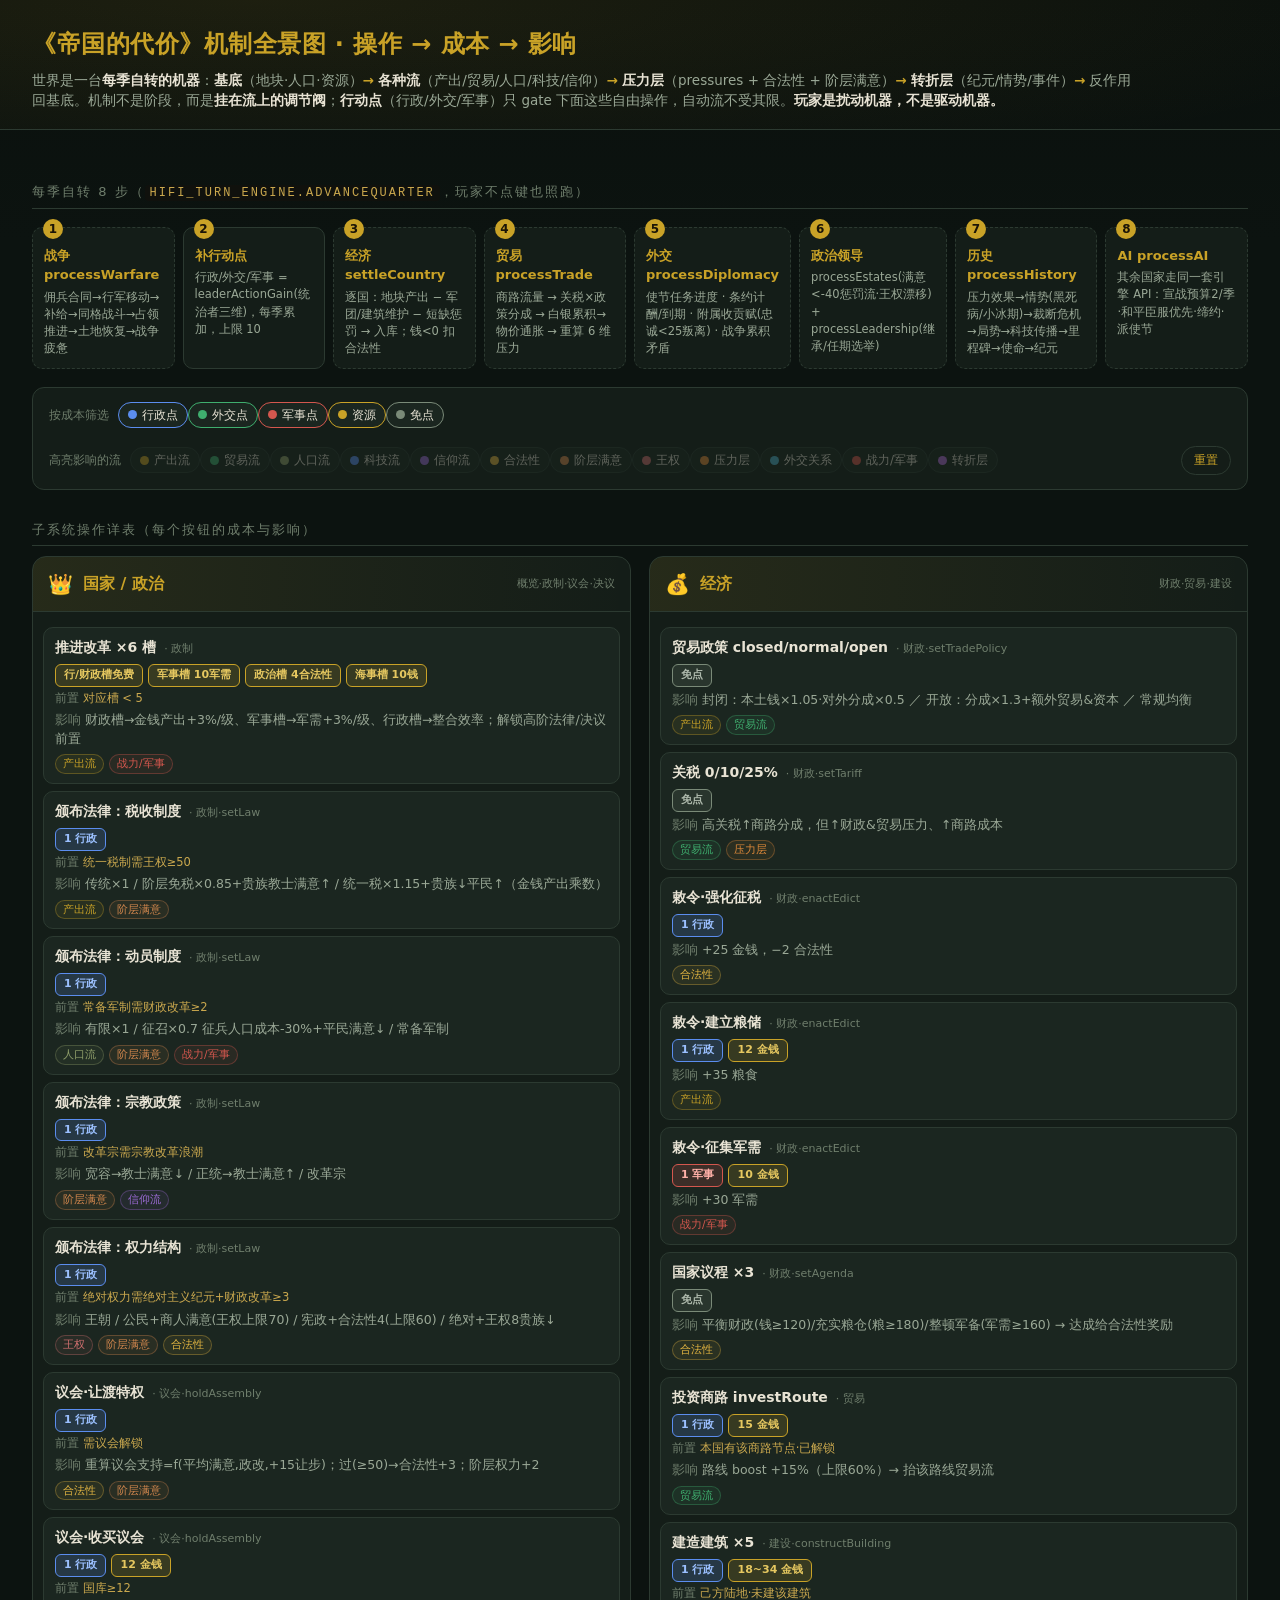
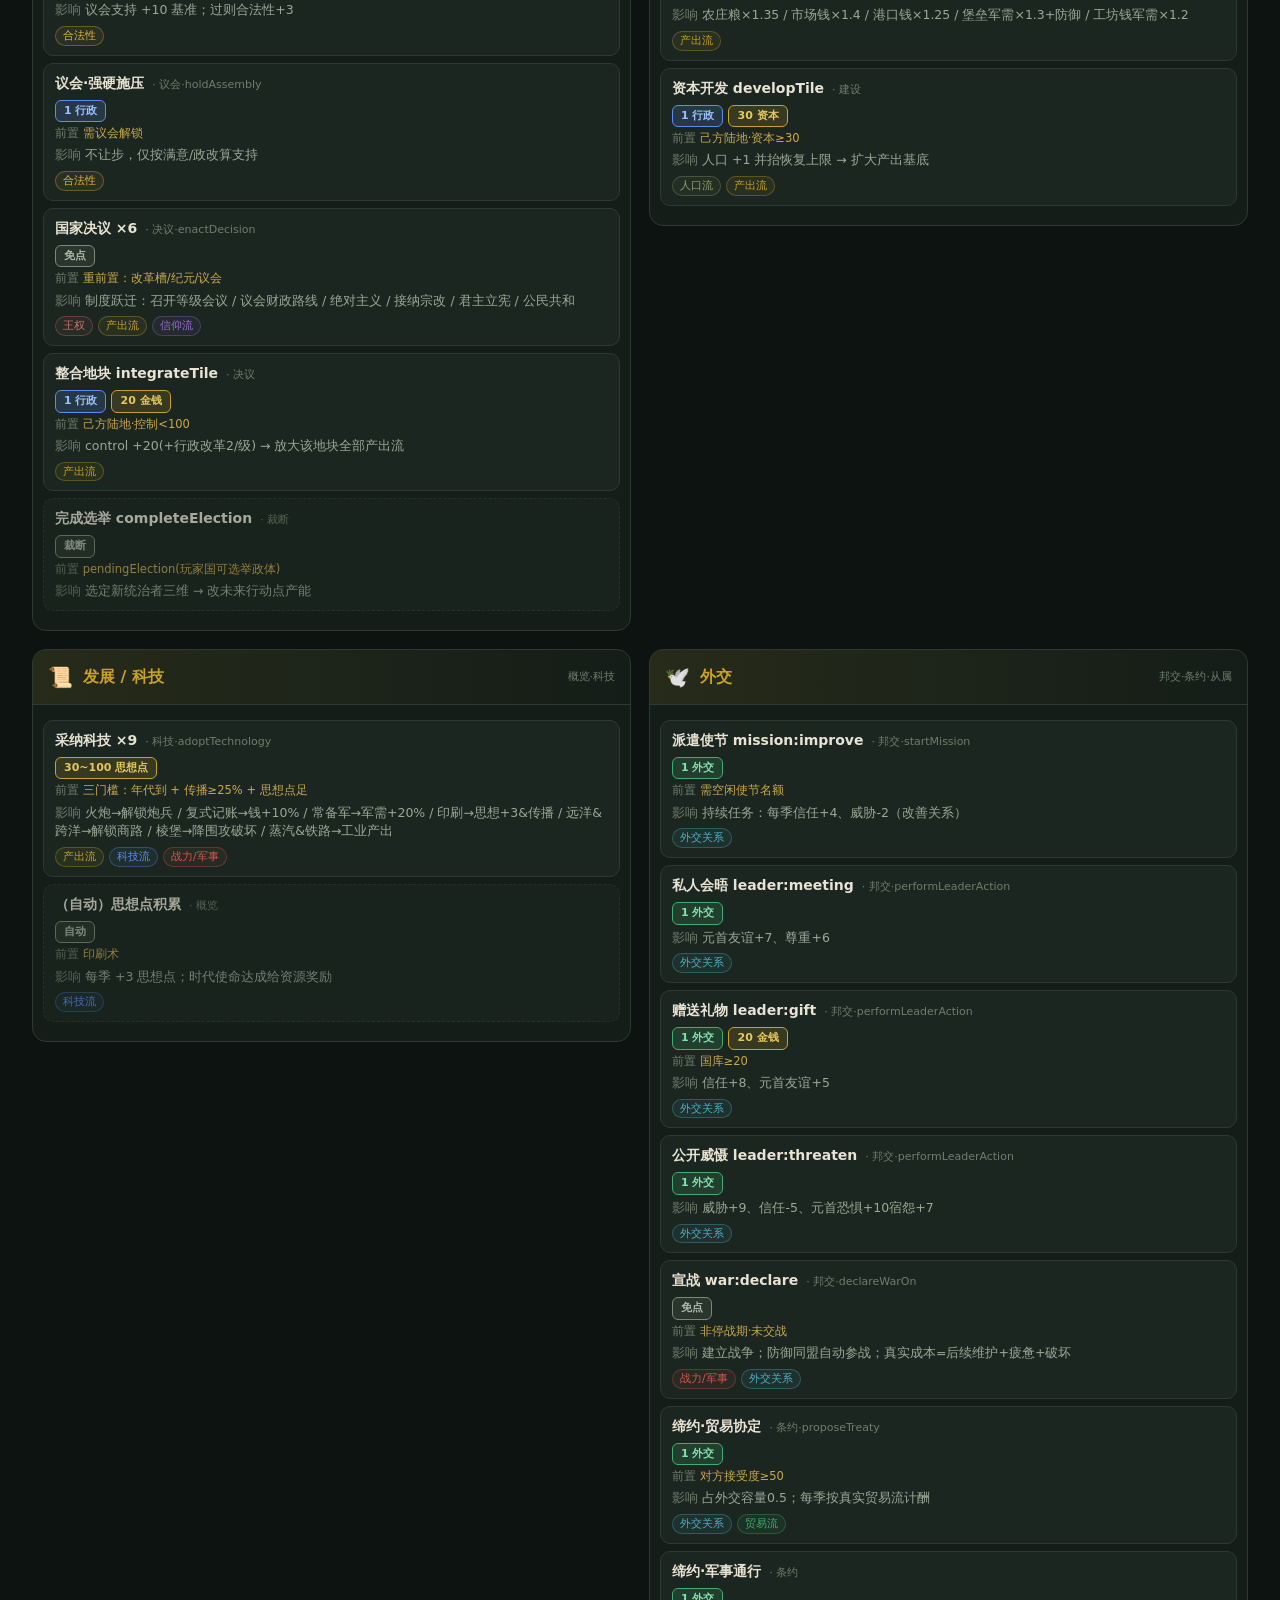
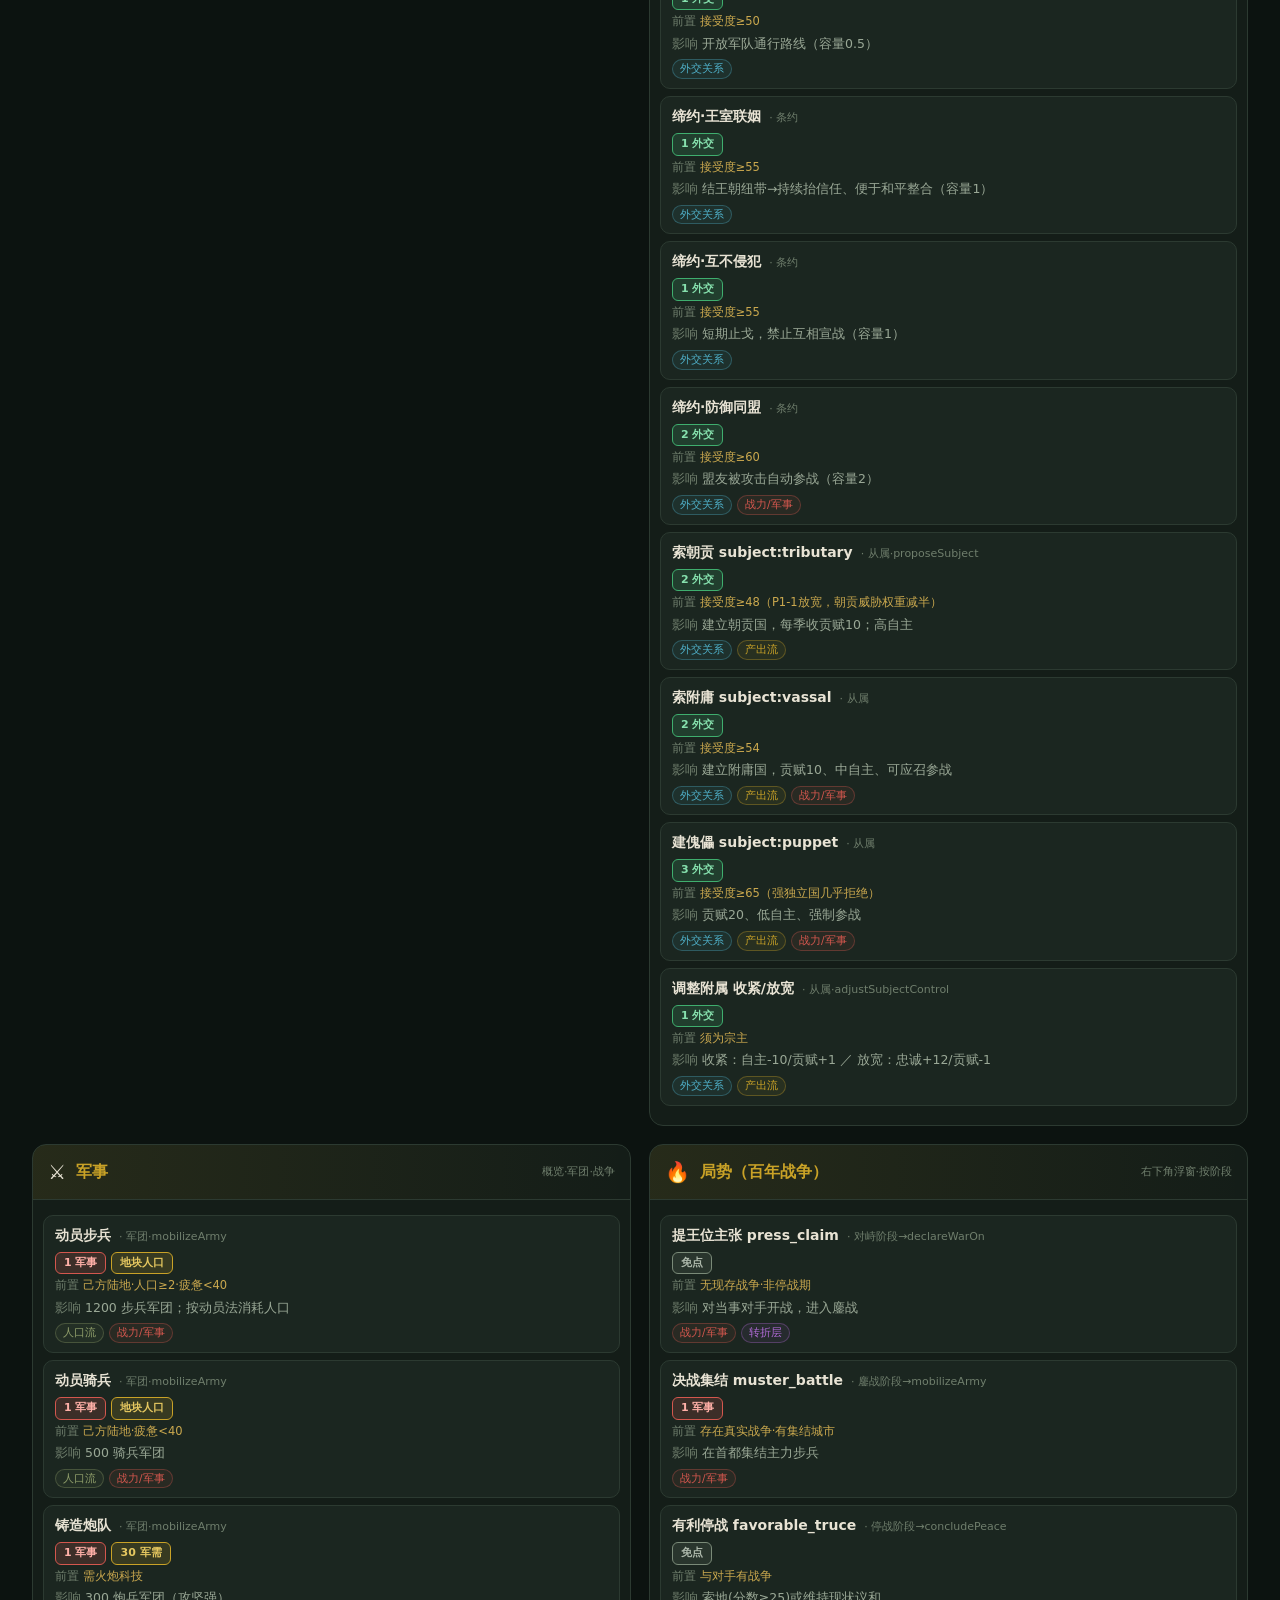
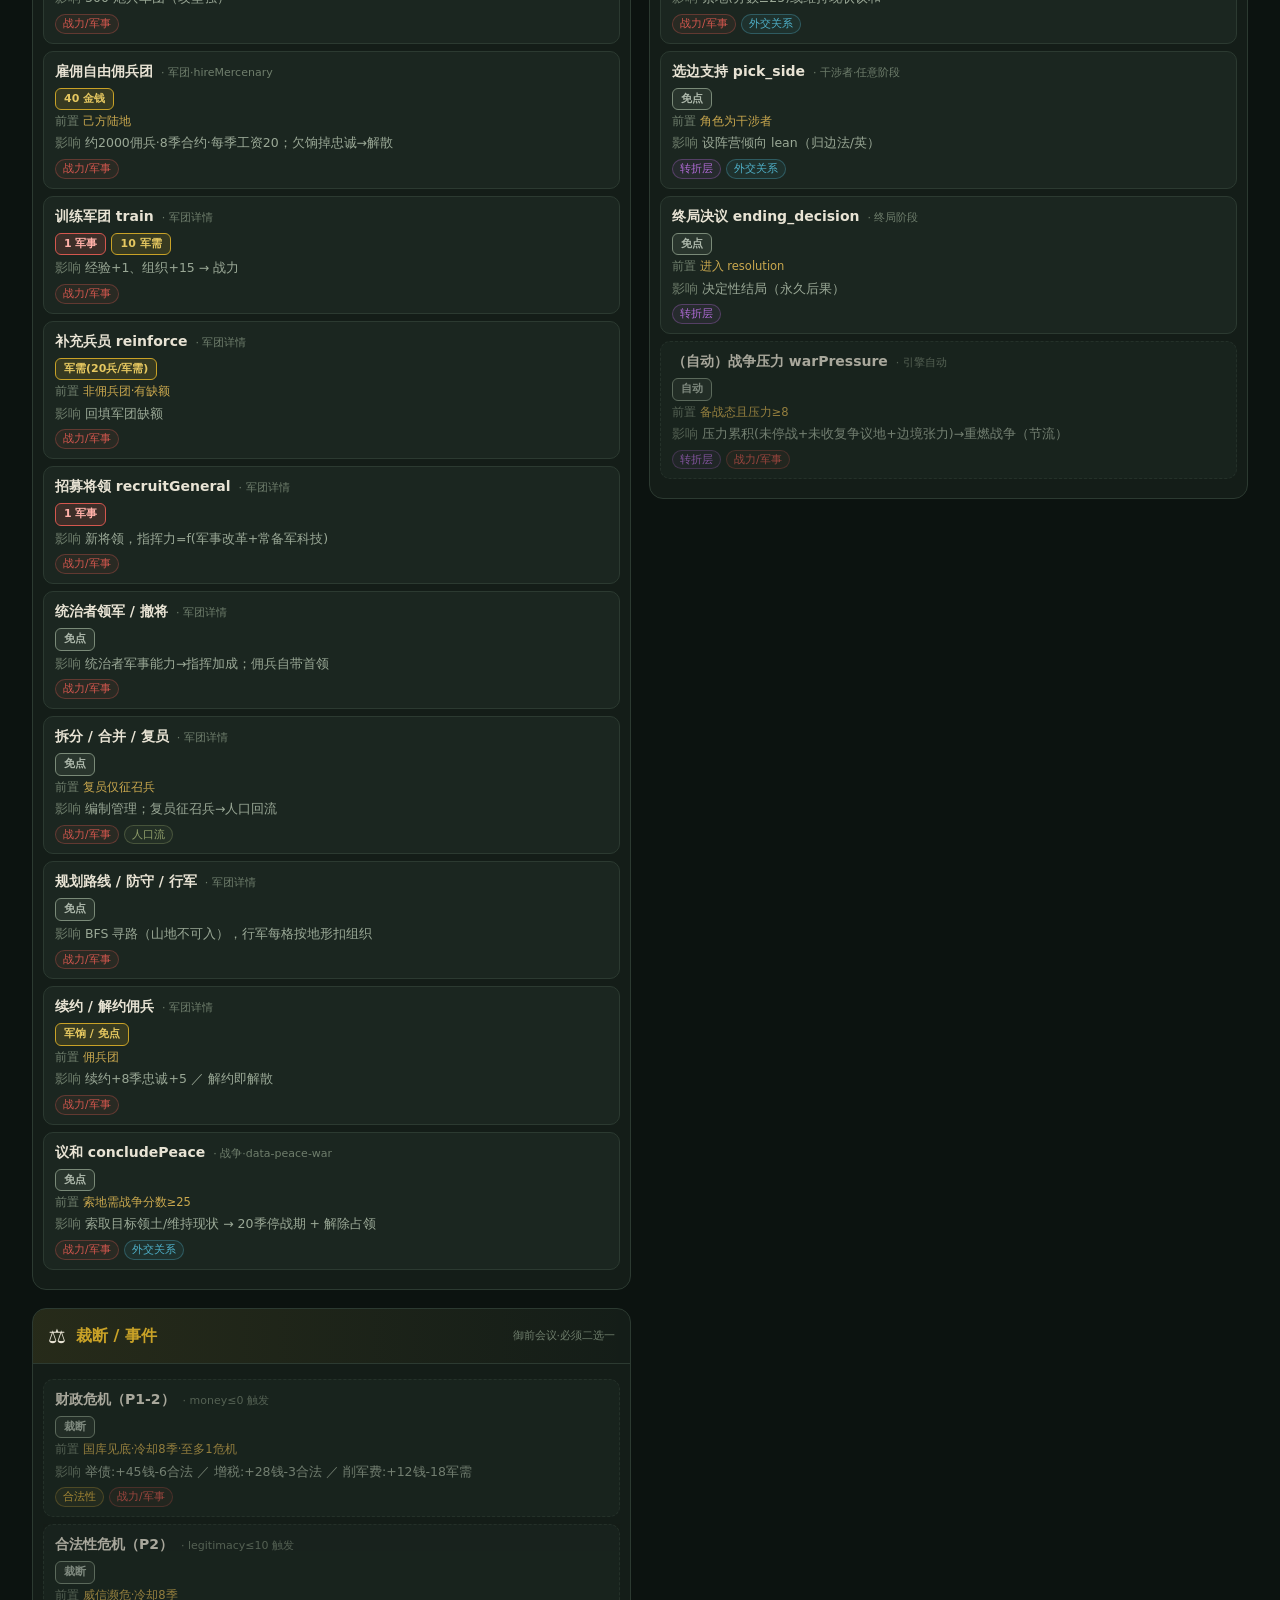
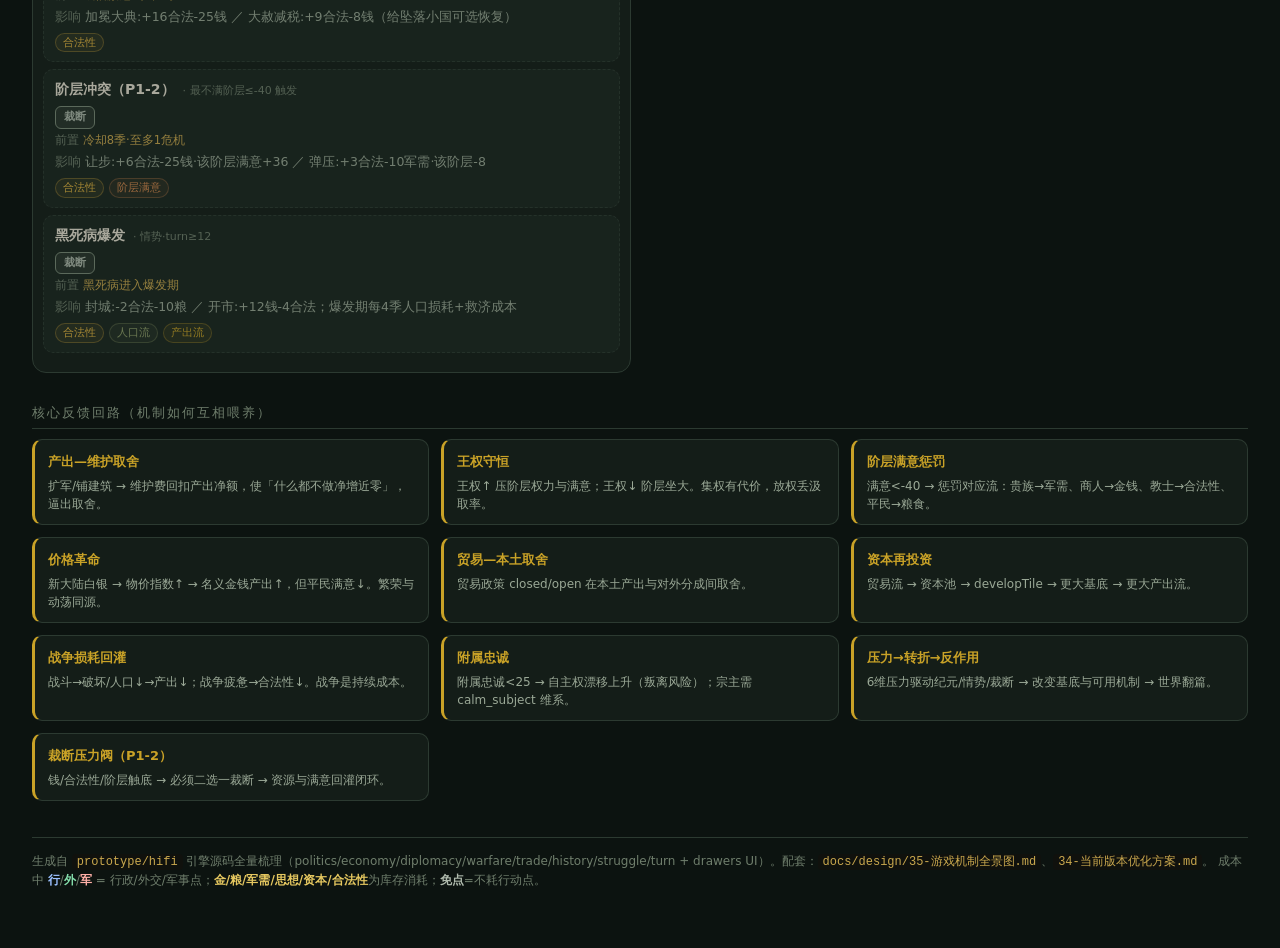
<file: prototype/diagrams/hifi操作成本影响全景图.html>
<!DOCTYPE html>
<html lang="zh-CN">
<head>
<meta charset="UTF-8">
<meta name="viewport" content="width=device-width, initial-scale=1.0">
<title>帝国的代价 · 操作→成本→影响 全景图（hifi 主线）</title>
<style>
  :root{
    --bg:#0c1310; --panel:#141d18; --panel2:#1b2620; --line:#2c3a31;
    --gold:#c9a227; --ink:#e8e3d4; --dim:#9aa896; --dim2:#6f7e6c;
    --admin:#5b8def; --diplo:#3fae6e; --milpt:#d4574e; --res:#c9a227; --free:#7a8a78;
    --flow-output:#c9a227; --flow-trade:#3fae6e; --flow-pop:#8f9e6a; --flow-tech:#5b8def;
    --flow-faith:#9c6bd6; --flow-legit:#e0b341; --flow-estate:#d4884e; --flow-crown:#cf6f6f;
    --flow-pressure:#e08a3a; --flow-relation:#4fb0c9; --flow-mil:#d4574e; --flow-turn:#b06bd6;
  }
  *{box-sizing:border-box}
  body{margin:0;background:linear-gradient(180deg,#0a100d,#0c1310 240px);color:var(--ink);
    font:14px/1.5 "PingFang SC","Microsoft YaHei",system-ui,sans-serif;}
  header{padding:26px 32px 18px;border-bottom:1px solid var(--line);
    background:radial-gradient(1200px 200px at 20% 0,rgba(201,162,39,.10),transparent);}
  h1{margin:0 0 6px;font-size:24px;color:var(--gold);letter-spacing:.5px;font-weight:700;}
  .model{font-size:13.5px;color:var(--dim);margin:8px 0 0;max-width:1100px;}
  .model b{color:var(--ink);}
  .arrow{color:var(--gold);font-weight:700;}
  .wrap{padding:22px 32px 60px;max-width:1640px;margin:0 auto;}

  /* legend + filters */
  .toolbar{display:flex;flex-wrap:wrap;gap:18px;align-items:center;margin:18px 0 6px;
    padding:14px 16px;background:var(--panel);border:1px solid var(--line);border-radius:12px;position:sticky;top:0;z-index:20;}
  .toolbar .group{display:flex;gap:7px;align-items:center;flex-wrap:wrap;}
  .toolbar .lbl{color:var(--dim2);font-size:12px;margin-right:2px;}
  .chip{display:inline-flex;align-items:center;gap:5px;padding:3px 9px;border-radius:20px;
    font-size:12px;border:1px solid var(--line);background:var(--panel2);color:var(--ink);cursor:pointer;user-select:none;}
  .chip .dot{width:9px;height:9px;border-radius:50%;}
  .chip.off{opacity:.35;}
  .chip.cost-admin{border-color:var(--admin);} .chip.cost-diplo{border-color:var(--diplo);}
  .chip.cost-milpt{border-color:var(--milpt);} .chip.cost-res{border-color:var(--res);} .chip.cost-free{border-color:var(--free);}
  .reset{margin-left:auto;font-size:12px;color:var(--gold);cursor:pointer;border:1px solid var(--line);
    padding:5px 12px;border-radius:20px;background:transparent;}

  /* turn flow */
  .turnflow{display:grid;grid-template-columns:repeat(8,1fr);gap:8px;margin:18px 0 8px;}
  .step{background:var(--panel);border:1px solid var(--line);border-radius:10px;padding:10px 11px;position:relative;}
  .step .n{position:absolute;top:-9px;left:10px;width:20px;height:20px;border-radius:50%;background:var(--gold);
    color:#1a1407;font-weight:700;font-size:12px;display:grid;place-items:center;}
  .step h4{margin:8px 0 4px;font-size:13px;color:var(--gold);}
  .step p{margin:0;font-size:11.5px;color:var(--dim);}
  .step.auto{border-style:dashed;}

  .section-title{font-size:13px;color:var(--dim2);text-transform:uppercase;letter-spacing:2px;margin:30px 0 10px;
    border-bottom:1px solid var(--line);padding-bottom:6px;}

  /* subsystem grid */
  .grid{display:grid;grid-template-columns:repeat(auto-fill,minmax(420px,1fr));gap:18px;align-items:start;}
  .sys{background:var(--panel);border:1px solid var(--line);border-radius:14px;overflow:hidden;}
  .sys > .head{padding:12px 15px;display:flex;align-items:center;gap:10px;border-bottom:1px solid var(--line);
    background:linear-gradient(90deg,rgba(201,162,39,.10),transparent);}
  .sys > .head .ic{font-size:20px;}
  .sys > .head h3{margin:0;font-size:16px;color:var(--gold);}
  .sys > .head .tabs{margin-left:auto;font-size:11px;color:var(--dim2);}
  .ops{padding:8px 10px 12px;}
  .op{border:1px solid var(--line);border-radius:10px;padding:9px 11px;margin:7px 0;background:var(--panel2);}
  .op.read{opacity:.7;border-style:dashed;}
  .op .btnrow{display:flex;align-items:baseline;gap:8px;flex-wrap:wrap;}
  .op .btn{font-weight:600;color:var(--ink);font-size:14px;}
  .op .loc{font-size:11px;color:var(--dim2);}
  .op .pre{font-size:11.5px;color:#caa84e;margin-top:3px;}
  .op .pre::before{content:"前置 ";color:var(--dim2);}
  .op .eff{font-size:12.5px;color:var(--dim);margin-top:4px;}
  .op .eff::before{content:"影响 ";color:var(--dim2);}
  .costs{display:flex;gap:5px;flex-wrap:wrap;margin-top:6px;}
  .cost{font-size:11px;padding:2px 8px;border-radius:6px;font-weight:600;}
  .cost.admin{background:rgba(91,141,239,.18);color:#9bc0ff;border:1px solid var(--admin);}
  .cost.diplo{background:rgba(63,174,110,.18);color:#86e0ad;border:1px solid var(--diplo);}
  .cost.milpt{background:rgba(212,87,78,.18);color:#ffb0a8;border:1px solid var(--milpt);}
  .cost.res{background:rgba(201,162,39,.16);color:#e6c860;border:1px solid var(--res);}
  .cost.free{background:rgba(122,138,120,.15);color:#aeb9ac;border:1px solid var(--free);}
  .flows{display:flex;gap:5px;flex-wrap:wrap;margin-top:6px;}
  .fl{font-size:10.5px;padding:1px 7px;border-radius:20px;background:#10110d;border:1px solid;}
  .op.dim{display:none;}

  footer{color:var(--dim2);font-size:12px;margin-top:36px;border-top:1px solid var(--line);padding-top:14px;}
  .loops{display:grid;grid-template-columns:repeat(auto-fill,minmax(330px,1fr));gap:12px;}
  .loop{background:var(--panel);border:1px solid var(--line);border-left:3px solid var(--gold);border-radius:10px;padding:11px 13px;}
  .loop b{color:var(--gold);font-size:13px;} .loop p{margin:5px 0 0;font-size:12px;color:var(--dim);}
  code{background:#10110d;padding:1px 5px;border-radius:4px;color:#caa84e;font-size:12px;}
</style>
</head>
<body>
<header>
  <h1>《帝国的代价》机制全景图 · 操作 <span class="arrow">→</span> 成本 <span class="arrow">→</span> 影响</h1>
  <p class="model">世界是一台<b>每季自转的机器</b>：<b>基底</b>（地块·人口·资源）<span class="arrow">→</span> <b>各种流</b>（产出/贸易/人口/科技/信仰）<span class="arrow">→</span> <b>压力层</b>（pressures + 合法性 + 阶层满意）<span class="arrow">→</span> <b>转折层</b>（纪元/情势/事件）<span class="arrow">→</span> 反作用回基底。机制不是阶段，而是<b>挂在流上的调节阀</b>；<b>行动点</b>（行政/外交/军事）只 gate 下面这些自由操作，自动流不受其限。<b>玩家是扰动机器，不是驱动机器。</b></p>
</header>
<div class="wrap">

  <!-- 回合流转 -->
  <div class="section-title">每季自转 8 步（<code>HIFI_TURN_ENGINE.advanceQuarter</code>，玩家不点键也照跑）</div>
  <div class="turnflow" id="turnflow"></div>

  <!-- 过滤器 -->
  <div class="toolbar">
    <div class="group"><span class="lbl">按成本筛选</span><span id="costFilters"></span></div>
    <div class="group"><span class="lbl">高亮影响的流</span><span id="flowFilters"></span></div>
    <button class="reset" id="reset">重置</button>
  </div>

  <!-- 子系统操作 -->
  <div class="section-title">子系统操作详表（每个按钮的成本与影响）</div>
  <div class="grid" id="grid"></div>

  <!-- 核心反馈回路 -->
  <div class="section-title">核心反馈回路（机制如何互相喂养）</div>
  <div class="loops" id="loops"></div>

  <footer>
    生成自 <code>prototype/hifi</code> 引擎源码全量梳理（politics/economy/diplomacy/warfare/trade/history/struggle/turn + drawers UI）。配套：<code>docs/design/35-游戏机制全景图.md</code>、<code>34-当前版本优化方案.md</code>。
    成本中 <b style="color:#9bc0ff">行</b>/<b style="color:#86e0ad">外</b>/<b style="color:#ffb0a8">军</b> = 行政/外交/军事点；<b style="color:#e6c860">金/粮/军需/思想/资本/合法性</b>为库存消耗；<b style="color:#aeb9ac">免点</b>=不耗行动点。
  </footer>
</div>

<script>
const COSTS = {
  admin:{label:"行政点",cls:"admin"}, diplo:{label:"外交点",cls:"diplo"},
  milpt:{label:"军事点",cls:"milpt"}, res:{label:"资源",cls:"res"}, free:{label:"免点",cls:"free"}
};
const FLOWS = {
  output:["产出流","--flow-output"], trade:["贸易流","--flow-trade"], pop:["人口流","--flow-pop"],
  tech:["科技流","--flow-tech"], faith:["信仰流","--flow-faith"], legit:["合法性","--flow-legit"],
  estate:["阶层满意","--flow-estate"], crown:["王权","--flow-crown"], pressure:["压力层","--flow-pressure"],
  relation:["外交关系","--flow-relation"], mil:["战力/军事","--flow-mil"], turn:["转折层","--flow-turn"]
};

const TURN = [
  ["战争 processWarfare","佣兵合同→行军移动→补给→同格战斗→占领推进→土地恢复→战争疲惫"],
  ["补行动点","行政/外交/军事 = leaderActionGain(统治者三维)，每季累加，上限 10"],
  ["经济 settleCountry","逐国：地块产出 − 军团/建筑维护 − 短缺惩罚 → 入库；钱<0 扣合法性"],
  ["贸易 processTrade","商路流量 → 关税×政策分成 → 白银累积→物价通胀 → 重算 6 维压力"],
  ["外交 processDiplomacy","使节任务进度 · 条约计酬/到期 · 附属收贡赋(忠诚<25叛离) · 战争累积矛盾"],
  ["政治领导","processEstates(满意<-40惩罚流·王权漂移) + processLeadership(继承/任期选举)"],
  ["历史 processHistory","压力效果→情势(黑死病/小冰期)→裁断危机→局势→科技传播→里程碑→使命→纪元"],
  ["AI processAI","其余国家走同一套引擎 API：宣战预算2/季·和平臣服优先·缔约·派使节"]
];

// 每个子系统的每个操作按钮：btn 标签 / loc 面板·页签 / cost 成本chip / pre 前置 / eff 影响 / flows 影响的流
const SYS = [
{ id:"politics", name:"国家 / 政治", ic:"👑", tabs:"概览·政制·议会·决议", ops:[
  {btn:"推进改革 ×6 槽", loc:"政制", cost:[["res","行/财政槽免费"],["res","军事槽 10军需"],["res","政治槽 4合法性"],["res","海事槽 10钱"]],
   pre:"对应槽 < 5", eff:"财政槽→金钱产出+3%/级、军事槽→军需+3%/级、行政槽→整合效率；解锁高阶法律/决议前置", flows:["output","mil"]},
  {btn:"颁布法律：税收制度", loc:"政制·setLaw", cost:[["admin","1 行政"]],
   pre:"统一税制需王权≥50", eff:"传统×1 / 阶层免税×0.85+贵族教士满意↑ / 统一税×1.15+贵族↓平民↑（金钱产出乘数）", flows:["output","estate"]},
  {btn:"颁布法律：动员制度", loc:"政制·setLaw", cost:[["admin","1 行政"]],
   pre:"常备军制需财政改革≥2", eff:"有限×1 / 征召×0.7 征兵人口成本-30%+平民满意↓ / 常备军制", flows:["pop","estate","mil"]},
  {btn:"颁布法律：宗教政策", loc:"政制·setLaw", cost:[["admin","1 行政"]],
   pre:"改革宗需宗教改革浪潮", eff:"宽容→教士满意↓ / 正统→教士满意↑ / 改革宗", flows:["estate","faith"]},
  {btn:"颁布法律：权力结构", loc:"政制·setLaw", cost:[["admin","1 行政"]],
   pre:"绝对权力需绝对主义纪元+财政改革≥3", eff:"王朝 / 公民+商人满意(王权上限70) / 宪政+合法性4(上限60) / 绝对+王权8贵族↓", flows:["crown","estate","legit"]},
  {btn:"议会·让渡特权", loc:"议会·holdAssembly", cost:[["admin","1 行政"]],
   pre:"需议会解锁", eff:"重算议会支持=f(平均满意,政改,+15让步)；过(≥50)→合法性+3；阶层权力+2", flows:["legit","estate"]},
  {btn:"议会·收买议会", loc:"议会·holdAssembly", cost:[["admin","1 行政"],["res","12 金钱"]],
   pre:"国库≥12", eff:"议会支持 +10 基准；过则合法性+3", flows:["legit"]},
  {btn:"议会·强硬施压", loc:"议会·holdAssembly", cost:[["admin","1 行政"]],
   pre:"需议会解锁", eff:"不让步，仅按满意/政改算支持", flows:["legit"]},
  {btn:"国家决议 ×6", loc:"决议·enactDecision", cost:[["free","免点"]],
   pre:"重前置：改革槽/纪元/议会", eff:"制度跃迁：召开等级会议 / 议会财政路线 / 绝对主义 / 接纳宗改 / 君主立宪 / 公民共和", flows:["crown","output","faith"]},
  {btn:"整合地块 integrateTile", loc:"决议", cost:[["admin","1 行政"],["res","20 金钱"]],
   pre:"己方陆地·控制<100", eff:"control +20(+行政改革2/级) → 放大该地块全部产出流", flows:["output"]},
  {btn:"完成选举 completeElection", loc:"裁断", cost:[["free","裁断"]],
   pre:"pendingElection(玩家国可选举政体)", eff:"选定新统治者三维 → 改未来行动点产能", flows:[]},
]},
{ id:"economy", name:"经济", ic:"💰", tabs:"财政·贸易·建设", ops:[
  {btn:"贸易政策 closed/normal/open", loc:"财政·setTradePolicy", cost:[["free","免点"]],
   pre:"—", eff:"封闭：本土钱×1.05·对外分成×0.5 ／ 开放：分成×1.3+额外贸易&资本 ／ 常规均衡", flows:["output","trade"]},
  {btn:"关税 0/10/25%", loc:"财政·setTariff", cost:[["free","免点"]],
   pre:"—", eff:"高关税↑商路分成，但↑财政&贸易压力、↑商路成本", flows:["trade","pressure"]},
  {btn:"敕令·强化征税", loc:"财政·enactEdict", cost:[["admin","1 行政"]],
   pre:"—", eff:"+25 金钱，−2 合法性", flows:["legit"]},
  {btn:"敕令·建立粮储", loc:"财政·enactEdict", cost:[["admin","1 行政"],["res","12 金钱"]],
   pre:"—", eff:"+35 粮食", flows:["output"]},
  {btn:"敕令·征集军需", loc:"财政·enactEdict", cost:[["milpt","1 军事"],["res","10 金钱"]],
   pre:"—", eff:"+30 军需", flows:["mil"]},
  {btn:"国家议程 ×3", loc:"财政·setAgenda", cost:[["free","免点"]],
   pre:"—", eff:"平衡财政(钱≥120)/充实粮仓(粮≥180)/整顿军备(军需≥160) → 达成给合法性奖励", flows:["legit"]},
  {btn:"投资商路 investRoute", loc:"贸易", cost:[["admin","1 行政"],["res","15 金钱"]],
   pre:"本国有该商路节点·已解锁", eff:"路线 boost +15%（上限60%）→ 抬该路线贸易流", flows:["trade"]},
  {btn:"建造建筑 ×5", loc:"建设·constructBuilding", cost:[["admin","1 行政"],["res","18~34 金钱"]],
   pre:"己方陆地·未建该建筑", eff:"农庄粮×1.35 / 市场钱×1.4 / 港口钱×1.25 / 堡垒军需×1.3+防御 / 工坊钱军需×1.2", flows:["output"]},
  {btn:"资本开发 developTile", loc:"建设", cost:[["admin","1 行政"],["res","30 资本"]],
   pre:"己方陆地·资本≥30", eff:"人口 +1 并抬恢复上限 → 扩大产出基底", flows:["pop","output"]},
]},
{ id:"develop", name:"发展 / 科技", ic:"📜", tabs:"概览·科技", ops:[
  {btn:"采纳科技 ×9", loc:"科技·adoptTechnology", cost:[["res","30~100 思想点"]],
   pre:"三门槛：年代到 + 传播≥25% + 思想点足", eff:"火炮→解锁炮兵 / 复式记账→钱+10% / 常备军→军需+20% / 印刷→思想+3&传播 / 远洋&跨洋→解锁商路 / 棱堡→降围攻破坏 / 蒸汽&铁路→工业产出", flows:["output","tech","mil"]},
  {btn:"（自动）思想点积累", loc:"概览", cost:[["free","自动"]],
   pre:"印刷术", eff:"每季 +3 思想点；时代使命达成给资源奖励", flows:["tech"]},
]},
{ id:"diplomacy", name:"外交", ic:"🕊️", tabs:"邦交·条约·从属", ops:[
  {btn:"派遣使节 mission:improve", loc:"邦交·startMission", cost:[["diplo","1 外交"]],
   pre:"需空闲使节名额", eff:"持续任务：每季信任+4、威胁-2（改善关系）", flows:["relation"]},
  {btn:"私人会晤 leader:meeting", loc:"邦交·performLeaderAction", cost:[["diplo","1 外交"]],
   pre:"—", eff:"元首友谊+7、尊重+6", flows:["relation"]},
  {btn:"赠送礼物 leader:gift", loc:"邦交·performLeaderAction", cost:[["diplo","1 外交"],["res","20 金钱"]],
   pre:"国库≥20", eff:"信任+8、元首友谊+5", flows:["relation"]},
  {btn:"公开威慑 leader:threaten", loc:"邦交·performLeaderAction", cost:[["diplo","1 外交"]],
   pre:"—", eff:"威胁+9、信任-5、元首恐惧+10宿怨+7", flows:["relation"]},
  {btn:"宣战 war:declare", loc:"邦交·declareWarOn", cost:[["free","免点"]],
   pre:"非停战期·未交战", eff:"建立战争；防御同盟自动参战；真实成本=后续维护+疲惫+破坏", flows:["mil","relation"]},
  {btn:"缔约·贸易协定", loc:"条约·proposeTreaty", cost:[["diplo","1 外交"]],
   pre:"对方接受度≥50", eff:"占外交容量0.5；每季按真实贸易流计酬", flows:["relation","trade"]},
  {btn:"缔约·军事通行", loc:"条约", cost:[["diplo","1 外交"]],
   pre:"接受度≥50", eff:"开放军队通行路线（容量0.5）", flows:["relation"]},
  {btn:"缔约·王室联姻", loc:"条约", cost:[["diplo","1 外交"]],
   pre:"接受度≥55", eff:"结王朝纽带→持续抬信任、便于和平整合（容量1）", flows:["relation"]},
  {btn:"缔约·互不侵犯", loc:"条约", cost:[["diplo","1 外交"]],
   pre:"接受度≥55", eff:"短期止戈，禁止互相宣战（容量1）", flows:["relation"]},
  {btn:"缔约·防御同盟", loc:"条约", cost:[["diplo","2 外交"]],
   pre:"接受度≥60", eff:"盟友被攻击自动参战（容量2）", flows:["relation","mil"]},
  {btn:"索朝贡 subject:tributary", loc:"从属·proposeSubject", cost:[["diplo","2 外交"]],
   pre:"接受度≥48（P1-1放宽，朝贡威胁权重减半）", eff:"建立朝贡国，每季收贡赋10；高自主", flows:["relation","output"]},
  {btn:"索附庸 subject:vassal", loc:"从属", cost:[["diplo","2 外交"]],
   pre:"接受度≥54", eff:"建立附庸国，贡赋10、中自主、可应召参战", flows:["relation","output","mil"]},
  {btn:"建傀儡 subject:puppet", loc:"从属", cost:[["diplo","3 外交"]],
   pre:"接受度≥65（强独立国几乎拒绝）", eff:"贡赋20、低自主、强制参战", flows:["relation","output","mil"]},
  {btn:"调整附属 收紧/放宽", loc:"从属·adjustSubjectControl", cost:[["diplo","1 外交"]],
   pre:"须为宗主", eff:"收紧：自主-10/贡赋+1 ／ 放宽：忠诚+12/贡赋-1", flows:["relation","output"]},
]},
{ id:"warfare", name:"军事", ic:"⚔️", tabs:"概览·军团·战争", ops:[
  {btn:"动员步兵", loc:"军团·mobilizeArmy", cost:[["milpt","1 军事"],["res","地块人口"]],
   pre:"己方陆地·人口≥2·疲惫<40", eff:"1200 步兵军团；按动员法消耗人口", flows:["pop","mil"]},
  {btn:"动员骑兵", loc:"军团·mobilizeArmy", cost:[["milpt","1 军事"],["res","地块人口"]],
   pre:"己方陆地·疲惫<40", eff:"500 骑兵军团", flows:["pop","mil"]},
  {btn:"铸造炮队", loc:"军团·mobilizeArmy", cost:[["milpt","1 军事"],["res","30 军需"]],
   pre:"需火炮科技", eff:"300 炮兵军团（攻坚强）", flows:["mil"]},
  {btn:"雇佣自由佣兵团", loc:"军团·hireMercenary", cost:[["res","40 金钱"]],
   pre:"己方陆地", eff:"约2000佣兵·8季合约·每季工资20；欠饷掉忠诚→解散", flows:["mil"]},
  {btn:"训练军团 train", loc:"军团详情", cost:[["milpt","1 军事"],["res","10 军需"]],
   pre:"—", eff:"经验+1、组织+15 → 战力", flows:["mil"]},
  {btn:"补充兵员 reinforce", loc:"军团详情", cost:[["res","军需(20兵/军需)"]],
   pre:"非佣兵团·有缺额", eff:"回填军团缺额", flows:["mil"]},
  {btn:"招募将领 recruitGeneral", loc:"军团详情", cost:[["milpt","1 军事"]],
   pre:"—", eff:"新将领，指挥力=f(军事改革+常备军科技)", flows:["mil"]},
  {btn:"统治者领军 / 撤将", loc:"军团详情", cost:[["free","免点"]],
   pre:"—", eff:"统治者军事能力→指挥加成；佣兵自带首领", flows:["mil"]},
  {btn:"拆分 / 合并 / 复员", loc:"军团详情", cost:[["free","免点"]],
   pre:"复员仅征召兵", eff:"编制管理；复员征召兵→人口回流", flows:["mil","pop"]},
  {btn:"规划路线 / 防守 / 行军", loc:"军团详情", cost:[["free","免点"]],
   pre:"—", eff:"BFS 寻路（山地不可入），行军每格按地形扣组织", flows:["mil"]},
  {btn:"续约 / 解约佣兵", loc:"军团详情", cost:[["res","军饷 / 免点"]],
   pre:"佣兵团", eff:"续约+8季忠诚+5 ／ 解约即解散", flows:["mil"]},
  {btn:"议和 concludePeace", loc:"战争·data-peace-war", cost:[["free","免点"]],
   pre:"索地需战争分数≥25", eff:"索取目标领土/维持现状 → 20季停战期 + 解除占领", flows:["mil","relation"]},
]},
{ id:"struggle", name:"局势（百年战争）", ic:"🔥", tabs:"右下角浮窗·按阶段", ops:[
  {btn:"提王位主张 press_claim", loc:"对峙阶段→declareWarOn", cost:[["free","免点"]],
   pre:"无现存战争·非停战期", eff:"对当事对手开战，进入鏖战", flows:["mil","turn"]},
  {btn:"决战集结 muster_battle", loc:"鏖战阶段→mobilizeArmy", cost:[["milpt","1 军事"]],
   pre:"存在真实战争·有集结城市", eff:"在首都集结主力步兵", flows:["mil"]},
  {btn:"有利停战 favorable_truce", loc:"停战阶段→concludePeace", cost:[["free","免点"]],
   pre:"与对手有战争", eff:"索地(分数≥25)或维持现状议和", flows:["mil","relation"]},
  {btn:"选边支持 pick_side", loc:"干涉者·任意阶段", cost:[["free","免点"]],
   pre:"角色为干涉者", eff:"设阵营倾向 lean（归边法/英）", flows:["turn","relation"]},
  {btn:"终局决议 ending_decision", loc:"终局阶段", cost:[["free","免点"]],
   pre:"进入 resolution", eff:"决定性结局（永久后果）", flows:["turn"]},
  {btn:"（自动）战争压力 warPressure", loc:"引擎自动", cost:[["free","自动"]],
   pre:"备战态且压力≥8", eff:"压力累积(未停战+未收复争议地+边境张力)→重燃战争（节流）", flows:["turn","mil"]},
]},
{ id:"event", name:"裁断 / 事件", ic:"⚖️", tabs:"御前会议·必须二选一", ops:[
  {btn:"财政危机（P1-2）", loc:"money≤0 触发", cost:[["free","裁断"]],
   pre:"国库见底·冷却8季·至多1危机", eff:"举债:+45钱-6合法 ／ 增税:+28钱-3合法 ／ 削军费:+12钱-18军需", flows:["legit","mil"]},
  {btn:"合法性危机（P2）", loc:"legitimacy≤10 触发", cost:[["free","裁断"]],
   pre:"威信濒危·冷却8季", eff:"加冕大典:+16合法-25钱 ／ 大赦减税:+9合法-8钱（给坠落小国可选恢复）", flows:["legit"]},
  {btn:"阶层冲突（P1-2）", loc:"最不满阶层≤-40 触发", cost:[["free","裁断"]],
   pre:"冷却8季·至多1危机", eff:"让步:+6合法-25钱·该阶层满意+36 ／ 弹压:+3合法-10军需·该阶层-8", flows:["legit","estate"]},
  {btn:"黑死病爆发", loc:"情势·turn≥12", cost:[["free","裁断"]],
   pre:"黑死病进入爆发期", eff:"封城:-2合法-10粮 ／ 开市:+12钱-4合法；爆发期每4季人口损耗+救济成本", flows:["legit","pop","output"]},
]},
];

const LOOPS = [
  ["产出—维护取舍","扩军/铺建筑 → 维护费回扣产出净额，使「什么都不做净增近零」，逼出取舍。"],
  ["王权守恒","王权↑ 压阶层权力与满意；王权↓ 阶层坐大。集权有代价，放权丢汲取率。"],
  ["阶层满意惩罚","满意<-40 → 惩罚对应流：贵族→军需、商人→金钱、教士→合法性、平民→粮食。"],
  ["价格革命","新大陆白银 → 物价指数↑ → 名义金钱产出↑，但平民满意↓。繁荣与动荡同源。"],
  ["贸易—本土取舍","贸易政策 closed/open 在本土产出与对外分成间取舍。"],
  ["资本再投资","贸易流 → 资本池 → developTile → 更大基底 → 更大产出流。"],
  ["战争损耗回灌","战斗→破坏/人口↓→产出↓；战争疲惫→合法性↓。战争是持续成本。"],
  ["附属忠诚","附属忠诚<25 → 自主权漂移上升（叛离风险）；宗主需 calm_subject 维系。"],
  ["压力→转折→反作用","6维压力驱动纪元/情势/裁断 → 改变基底与可用机制 → 世界翻篇。"],
  ["裁断压力阀（P1-2）","钱/合法性/阶层触底 → 必须二选一裁断 → 资源与满意回灌闭环。"],
];

// ---- render ----
const flowTag = f => { const [name,v]=FLOWS[f]; const c=getComputedStyle(document.documentElement).getPropertyValue(v).trim();
  return `<span class="fl" data-flow="${f}" style="color:${c};border-color:${c}55;background:${c}14">${name}</span>`; };
const costChip = ([t,txt]) => `<span class="cost ${COSTS[t].cls}" data-cost="${t}">${txt}</span>`;

document.getElementById("turnflow").innerHTML = TURN.map((s,i)=>
  `<div class="step ${i!==1?'auto':''}"><div class="n">${i+1}</div><h4>${s[0]}</h4><p>${s[1]}</p></div>`).join("");

document.getElementById("grid").innerHTML = SYS.map(sys=>`
  <div class="sys" data-sys="${sys.id}">
    <div class="head"><span class="ic">${sys.ic}</span><h3>${sys.name}</h3><span class="tabs">${sys.tabs}</span></div>
    <div class="ops">${sys.ops.map(op=>`
      <div class="op ${op.cost.length===1&&op.cost[0][0]==='free'&&/自动|裁断/.test(op.cost[0][1])?'read':''}"
           data-costs="${op.cost.map(c=>c[0]).join(' ')}" data-flows="${op.flows.join(' ')}">
        <div class="btnrow"><span class="btn">${op.btn}</span><span class="loc">· ${op.loc}</span></div>
        <div class="costs">${op.cost.map(costChip).join("")}</div>
        ${op.pre&&op.pre!=='—'?`<div class="pre">${op.pre}</div>`:''}
        <div class="eff">${op.eff}</div>
        ${op.flows.length?`<div class="flows">${op.flows.map(flowTag).join("")}</div>`:''}
      </div>`).join("")}
    </div>
  </div>`).join("");

document.getElementById("loops").innerHTML = LOOPS.map(l=>`<div class="loop"><b>${l[0]}</b><p>${l[1]}</p></div>`).join("");

// filters
const activeCost = new Set(Object.keys(COSTS));
const activeFlow = new Set(); // empty = no highlight
const cf = document.getElementById("costFilters"), ff = document.getElementById("flowFilters");
cf.innerHTML = Object.entries(COSTS).map(([k,v])=>`<span class="chip cost-${v.cls}" data-cost="${k}"><span class="dot" style="background:var(--${v.cls})"></span>${v.label}</span>`).join("");
ff.innerHTML = Object.entries(FLOWS).map(([k,v])=>{const c=getComputedStyle(document.documentElement).getPropertyValue(v[1]).trim();
  return `<span class="chip off" data-flow="${k}"><span class="dot" style="background:${c}"></span>${v[0]}</span>`;}).join("");

function apply(){
  document.querySelectorAll(".op").forEach(op=>{
    const costs=(op.dataset.costs||"").split(" ").filter(Boolean);
    const show = costs.some(c=>activeCost.has(c));
    op.classList.toggle("dim", !show);
    const flows=(op.dataset.flows||"").split(" ").filter(Boolean);
    const hot = activeFlow.size>0 && flows.some(f=>activeFlow.has(f));
    op.style.outline = hot?"2px solid var(--gold)":"";
    op.style.background = hot?"#1f2a22":"";
    if(activeFlow.size>0 && show) op.style.opacity = hot?"1":".4"; else op.style.opacity="";
  });
  // hide empty systems
  document.querySelectorAll(".sys").forEach(s=>{
    const any=[...s.querySelectorAll(".op")].some(o=>!o.classList.contains("dim"));
    s.style.display=any?"":"none";
  });
}
cf.querySelectorAll(".chip").forEach(ch=>ch.onclick=()=>{const k=ch.dataset.cost;
  if(activeCost.has(k)){activeCost.delete(k);ch.classList.add("off");}else{activeCost.add(k);ch.classList.remove("off");}apply();});
ff.querySelectorAll(".chip").forEach(ch=>ch.onclick=()=>{const k=ch.dataset.flow;
  if(activeFlow.has(k)){activeFlow.delete(k);ch.classList.add("off");}else{activeFlow.add(k);ch.classList.remove("off");}apply();});
document.getElementById("reset").onclick=()=>{activeCost.clear();Object.keys(COSTS).forEach(k=>activeCost.add(k));activeFlow.clear();
  cf.querySelectorAll(".chip").forEach(c=>c.classList.remove("off"));ff.querySelectorAll(".chip").forEach(c=>c.classList.add("off"));apply();};
apply();
</script>
</body>
</html>
</file>
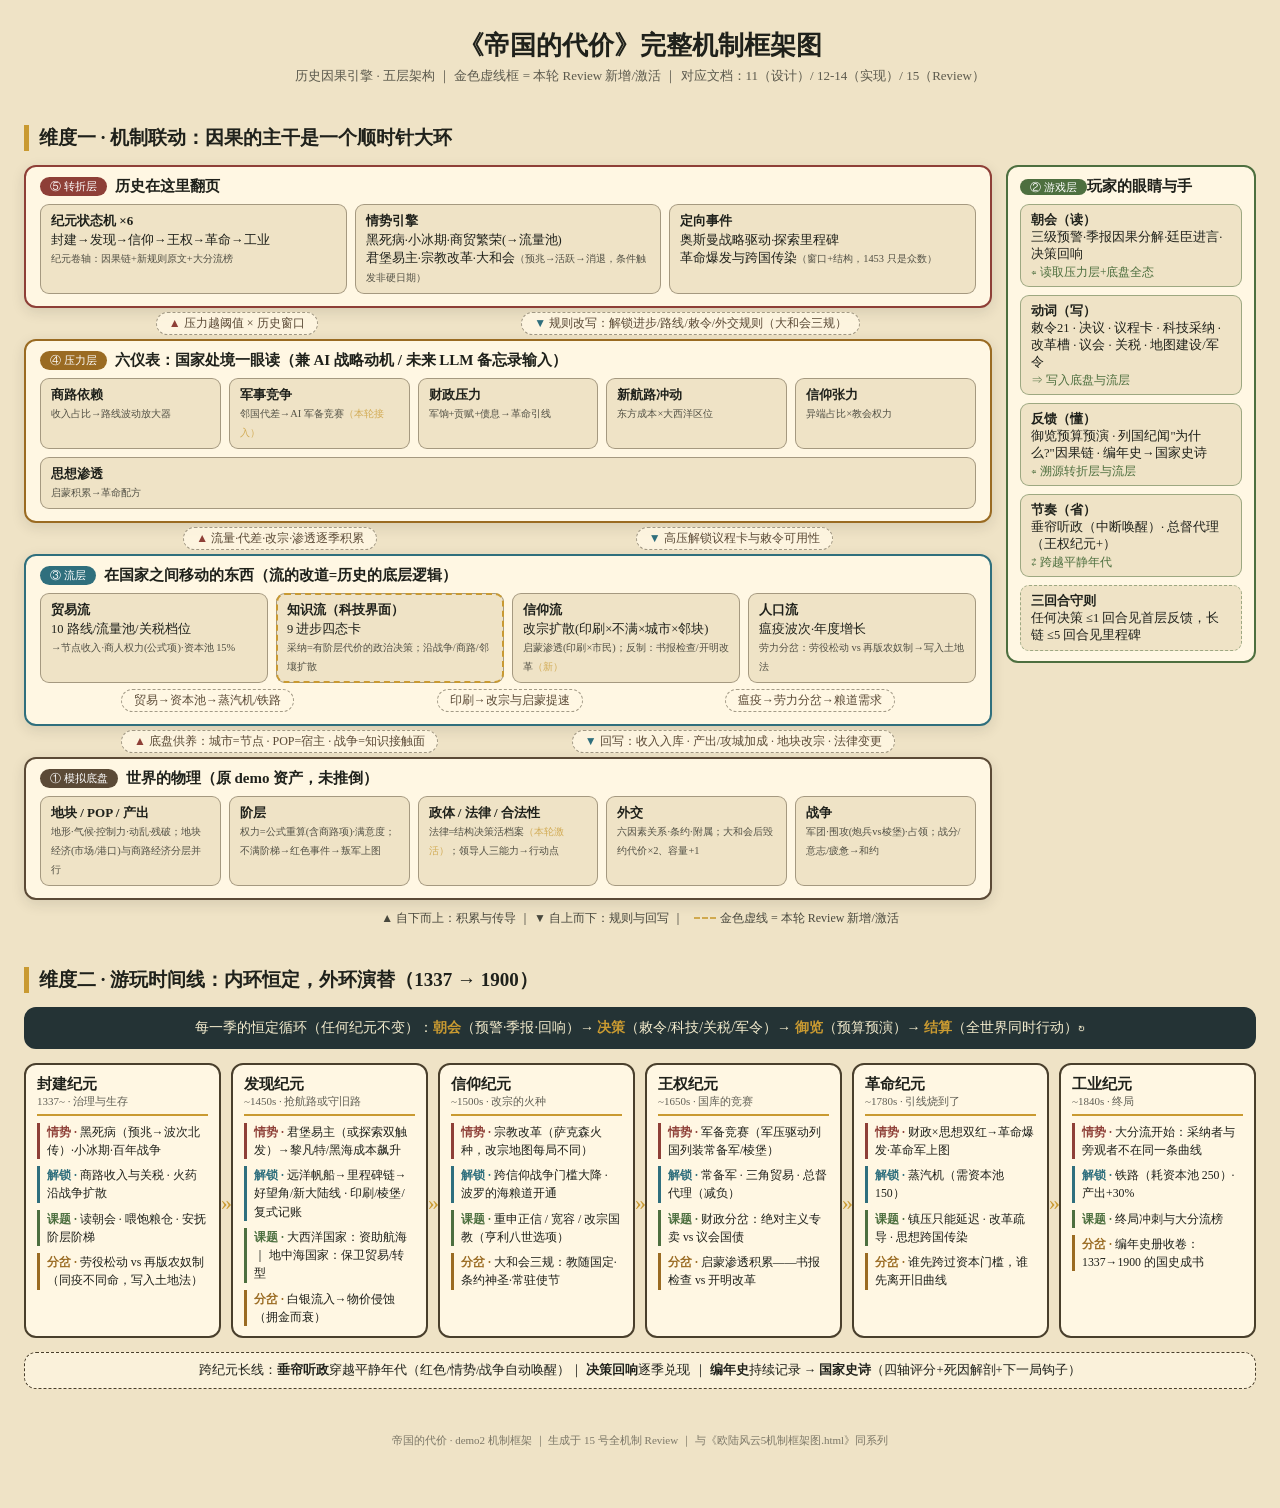
<file: prototype/diagrams/帝国的代价机制框架图.html>
<!doctype html>
<html lang="zh-CN">
<head>
<meta charset="utf-8">
<meta name="viewport" content="width=device-width, initial-scale=1">
<title>帝国的代价 · 完整机制框架图</title>
<style>
  :root {
    --ink: #1f211b; --paper: #efe3c6; --panel: #fff7e3; --line: #493f2c;
    --gold: #c99a31; --dark: #243335;
    --c5: #8e3f37; --c4: #9a6b22; --c3: #2f6f7d; --c2: #4d6f3f; --c1: #5b4a36;
  }
  * { box-sizing: border-box; }
  body { margin: 0; padding: 28px 24px 60px; background: #efe3c6; color: var(--ink);
    font-family: "Songti SC","STSong","Noto Serif SC",Georgia,serif; }
  h1 { text-align: center; margin: 0 0 4px; font-size: 26px; }
  .sub { text-align: center; opacity: .7; margin-bottom: 26px; font-size: 13px; }
  h2 { font-size: 19px; border-left: 5px solid var(--gold); padding-left: 10px; margin: 40px 0 14px; }

  /* ===== 维度一：机制联动 ===== */
  .arch { display: grid; grid-template-columns: 1fr 250px; gap: 14px; max-width: 1280px; margin: 0 auto; }
  .stack { display: flex; flex-direction: column; gap: 0; }
  .band { border: 2px solid var(--line); border-radius: 12px; background: var(--panel);
    padding: 10px 14px 12px; box-shadow: 0 4px 14px rgba(31,32,26,.12); }
  .band h3 { margin: 0 0 8px; font-size: 15px; display: flex; align-items: center; gap: 8px; }
  .band h3 .tag { font-size: 11px; color: #fff; border-radius: 99px; padding: 2px 10px; font-weight: 400; }
  .mods { display: flex; flex-wrap: wrap; gap: 8px; }
  .mod { border: 1.2px solid rgba(73,63,44,.45); border-radius: 9px; background: var(--paper);
    padding: 6px 10px; font-size: 12.5px; line-height: 1.5; flex: 1 1 150px; min-width: 150px; }
  .mod b { display: block; font-size: 13px; }
  .mod small { opacity: .75; }
  .new { outline: 2px dashed var(--gold); outline-offset: -2px; }
  .conn { display: flex; justify-content: space-around; padding: 4px 30px; font-size: 12px; color: #5b4a36; }
  .conn span { background: rgba(255,247,227,.85); border: 1px dashed rgba(73,63,44,.5);
    border-radius: 99px; padding: 2px 12px; }
  .up::before { content: "▲ "; color: var(--c5); }
  .down::before { content: "▼ "; color: var(--c3); }
  .b5 h3 .tag { background: var(--c5); } .b5 { border-color: var(--c5); }
  .b4 h3 .tag { background: var(--c4); } .b4 { border-color: var(--c4); }
  .b3 h3 .tag { background: var(--c3); } .b3 { border-color: var(--c3); }
  .b1 h3 .tag { background: var(--c1); } .b1 { border-color: var(--c1); }
  .player { border: 2px solid var(--c2); border-radius: 12px; background: var(--panel);
    padding: 10px 12px; display: flex; flex-direction: column; gap: 8px; position: sticky; top: 14px; height: fit-content; }
  .player h3 { margin: 0; font-size: 15px; }
  .player h3 .tag { background: var(--c2); font-size: 11px; color: #fff; border-radius: 99px; padding: 2px 10px; font-weight: 400; }
  .pmod { border: 1.2px solid rgba(77,111,63,.5); border-radius: 9px; background: var(--paper); padding: 6px 10px; font-size: 12.5px; }
  .pmod b { display: block; font-size: 13px; }
  .io { font-size: 11.5px; color: var(--c2); margin-top: 2px; }
  .legendbar { max-width: 1280px; margin: 10px auto 0; font-size: 12px; opacity: .8; text-align: center; }
  .legendbar i { display: inline-block; width: 22px; height: 0; border-top: 2px dashed var(--gold); margin: 0 4px 3px 10px; }

  /* ===== 维度二：时间线 ===== */
  .loopband { max-width: 1280px; margin: 0 auto 14px; border: 2px solid var(--dark); border-radius: 12px;
    background: var(--dark); color: #f5edce; padding: 10px 16px; text-align: center; font-size: 14px; }
  .loopband b { color: var(--gold); }
  .timeline { display: grid; grid-template-columns: repeat(6, 1fr); gap: 10px; max-width: 1280px; margin: 0 auto; }
  .era { border: 2px solid var(--line); border-radius: 12px; background: var(--panel); padding: 10px 11px;
    display: flex; flex-direction: column; gap: 7px; position: relative; }
  .era::after { content: "»"; position: absolute; right: -13px; top: 46%; font-size: 22px; color: var(--gold); z-index: 2; }
  .era:last-child::after { content: ""; }
  .era h4 { margin: 0; font-size: 15px; border-bottom: 2px solid var(--gold); padding-bottom: 5px; }
  .era h4 small { display: block; font-weight: 400; font-size: 11px; opacity: .7; }
  .row { font-size: 11.8px; line-height: 1.55; border-left: 3px solid; padding-left: 7px; }
  .sit { border-color: var(--c5); } .sit::before { content: "情势 · "; color: var(--c5); font-weight: 700; }
  .unlock { border-color: var(--c3); } .unlock::before { content: "解锁 · "; color: var(--c3); font-weight: 700; }
  .task { border-color: var(--c2); } .task::before { content: "课题 · "; color: var(--c2); font-weight: 700; }
  .fork { border-color: var(--c4); } .fork::before { content: "分岔 · "; color: var(--c4); font-weight: 700; }
  .longband { max-width: 1280px; margin: 14px auto 0; border: 1.5px dashed var(--line); border-radius: 12px;
    background: rgba(255,247,227,.7); padding: 9px 16px; text-align: center; font-size: 12.5px; }
  footer { text-align: center; margin-top: 44px; font-size: 11px; opacity: .55; }
  @media (max-width: 1000px) {
    .arch { grid-template-columns: 1fr; }
    .player { position: static; }
    .timeline { grid-template-columns: repeat(2, 1fr); }
    .era::after { content: ""; }
    .conn { flex-direction: column; gap: 4px; align-items: center; padding: 6px 10px; }
  }
</style>
</head>
<body>
  <h1>《帝国的代价》完整机制框架图</h1>
  <div class="sub">历史因果引擎 · 五层架构 ｜ 金色虚线框 = 本轮 Review 新增/激活 ｜ 对应文档：11（设计）/ 12-14（实现）/ 15（Review）</div>

  <h2>维度一 · 机制联动：因果的主干是一个顺时针大环</h2>
  <div class="arch">
    <div class="stack">
      <div class="band b5">
        <h3><span class="tag">⑤ 转折层</span>历史在这里翻页</h3>
        <div class="mods">
          <div class="mod"><b>纪元状态机 ×6</b>封建→发现→信仰→王权→革命→工业<br><small>纪元卷轴：因果链+新规则原文+大分流榜</small></div>
          <div class="mod"><b>情势引擎</b>黑死病·小冰期·商贸繁荣(→流量池)<br>君堡易主·宗教改革·大和会<small>（预兆→活跃→消退，条件触发非硬日期）</small></div>
          <div class="mod"><b>定向事件</b>奥斯曼战略驱动·探索里程碑<br>革命爆发与跨国传染<small>（窗口+结构，1453 只是众数）</small></div>
        </div>
      </div>
      <div class="conn"><span class="up">压力越阈值 × 历史窗口</span><span class="down">规则改写：解锁进步/路线/敕令/外交规则（大和会三规）</span></div>
      <div class="band b4">
        <h3><span class="tag">④ 压力层</span>六仪表：国家处境一眼读（兼 AI 战略动机 / 未来 LLM 备忘录输入）</h3>
        <div class="mods">
          <div class="mod"><b>商路依赖</b><small>收入占比→路线波动放大器</small></div>
          <div class="mod"><b>军事竞争</b><small>邻国代差→AI 军备竞赛<span style="color:var(--gold)">（本轮接入）</span></small></div>
          <div class="mod"><b>财政压力</b><small>军饷+贡赋+债息→革命引线</small></div>
          <div class="mod"><b>新航路冲动</b><small>东方成本×大西洋区位</small></div>
          <div class="mod"><b>信仰张力</b><small>异端占比×教会权力</small></div>
          <div class="mod"><b>思想渗透</b><small>启蒙积累→革命配方</small></div>
        </div>
      </div>
      <div class="conn"><span class="up">流量·代差·改宗·渗透逐季积累</span><span class="down">高压解锁议程卡与敕令可用性</span></div>
      <div class="band b3">
        <h3><span class="tag">③ 流层</span>在国家之间移动的东西（流的改道=历史的底层逻辑）</h3>
        <div class="mods">
          <div class="mod"><b>贸易流</b>10 路线/流量池/关税档位<br><small>→节点收入·商人权力(公式项)·资本池 15%</small></div>
          <div class="mod new"><b>知识流（科技界面）</b>9 进步四态卡<br><small>采纳=有阶层代价的政治决策；沿战争/商路/邻壤扩散</small></div>
          <div class="mod"><b>信仰流</b>改宗扩散(印刷×不满×城市×邻块)<br><small>启蒙渗透(印刷×市民)；反制：书报检查/开明改革<span style="color:var(--gold)">（新）</span></small></div>
          <div class="mod"><b>人口流</b>瘟疫波次·年度增长<br><small>劳力分岔：劳役松动 vs 再版农奴制→写入土地法</small></div>
        </div>
        <div class="conn" style="padding:6px 10px 0"><span>贸易→资本池→蒸汽机/铁路</span><span>印刷→改宗与启蒙提速</span><span>瘟疫→劳力分岔→粮道需求</span></div>
      </div>
      <div class="conn"><span class="up">底盘供养：城市=节点 · POP=宿主 · 战争=知识接触面</span><span class="down">回写：收入入库 · 产出/攻城加成 · 地块改宗 · 法律变更</span></div>
      <div class="band b1">
        <h3><span class="tag">① 模拟底盘</span>世界的物理（原 demo 资产，未推倒）</h3>
        <div class="mods">
          <div class="mod"><b>地块 / POP / 产出</b><small>地形·气候·控制力·动乱·残破；地块经济(市场/港口)与商路经济分层并行</small></div>
          <div class="mod"><b>阶层</b><small>权力=公式重算(含商路项)·满意度；不满阶梯→红色事件→叛军上图</small></div>
          <div class="mod"><b>政体 / 法律 / 合法性</b><small>法律=结构决策活档案<span style="color:var(--gold)">（本轮激活）</span>；领导人三能力→行动点</small></div>
          <div class="mod"><b>外交</b><small>六因素关系·条约·附属；大和会后毁约代价×2、容量+1</small></div>
          <div class="mod"><b>战争</b><small>军团·围攻(炮兵vs棱堡)·占领；战分/意志/疲惫→和约</small></div>
        </div>
      </div>
    </div>
    <div class="player">
      <h3><span class="tag">② 游戏层</span>玩家的眼睛与手</h3>
      <div class="pmod"><b>朝会（读）</b>三级预警·季报因果分解·廷臣进言·决策回响<div class="io">⇐ 读取压力层+底盘全态</div></div>
      <div class="pmod"><b>动词（写）</b>敕令21 · 决议 · 议程卡 · 科技采纳 · 改革槽 · 议会 · 关税 · 地图建设/军令<div class="io">⇒ 写入底盘与流层</div></div>
      <div class="pmod"><b>反馈（懂）</b>御览预算预演 · 列国纪闻"为什么?"因果链 · 编年史→国家史诗<div class="io">⇐ 溯源转折层与流层</div></div>
      <div class="pmod"><b>节奏（省）</b>垂帘听政（中断唤醒）· 总督代理（王权纪元+）<div class="io">⇄ 跨越平静年代</div></div>
      <div class="pmod" style="border-style:dashed"><b>三回合守则</b>任何决策 ≤1 回合见首层反馈，长链 ≤5 回合见里程碑</div>
    </div>
  </div>
  <div class="legendbar">▲ 自下而上：积累与传导 ｜ ▼ 自上而下：规则与回写 ｜<i></i>金色虚线 = 本轮 Review 新增/激活</div>

  <h2>维度二 · 游玩时间线：内环恒定，外环演替（1337 → 1900）</h2>
  <div class="loopband">每一季的恒定循环（任何纪元不变）：<b>朝会</b>（预警·季报·回响）→ <b>决策</b>（敕令/科技/关税/军令）→ <b>御览</b>（预算预演）→ <b>结算</b>（全世界同时行动）↻</div>
  <div class="timeline">
    <div class="era"><h4>封建纪元<small>1337~ · 治理与生存</small></h4>
      <div class="row sit">黑死病（预兆→波次北传）·小冰期·百年战争</div>
      <div class="row unlock">商路收入与关税 · 火药沿战争扩散</div>
      <div class="row task">读朝会 · 喂饱粮仓 · 安抚阶层阶梯</div>
      <div class="row fork">劳役松动 vs 再版农奴制（同疫不同命，写入土地法）</div>
    </div>
    <div class="era"><h4>发现纪元<small>~1450s · 抢航路或守旧路</small></h4>
      <div class="row sit">君堡易主（或探索双触发）→黎凡特/黑海成本飙升</div>
      <div class="row unlock">远洋帆船→里程碑链→好望角/新大陆线 · 印刷/棱堡/复式记账</div>
      <div class="row task">大西洋国家：资助航海 ｜ 地中海国家：保卫贸易/转型</div>
      <div class="row fork">白银流入→物价侵蚀（拥金而衰）</div>
    </div>
    <div class="era"><h4>信仰纪元<small>~1500s · 改宗的火种</small></h4>
      <div class="row sit">宗教改革（萨克森火种，改宗地图每局不同）</div>
      <div class="row unlock">跨信仰战争门槛大降 · 波罗的海粮道开通</div>
      <div class="row task">重申正信 / 宽容 / 改宗国教（亨利八世选项）</div>
      <div class="row fork">大和会三规：教随国定·条约神圣·常驻使节</div>
    </div>
    <div class="era"><h4>王权纪元<small>~1650s · 国库的竞赛</small></h4>
      <div class="row sit">军备竞赛（军压驱动列国列装常备军/棱堡）</div>
      <div class="row unlock">常备军 · 三角贸易 · 总督代理（减负）</div>
      <div class="row task">财政分岔：绝对主义专卖 vs 议会国债</div>
      <div class="row fork">启蒙渗透积累——书报检查 vs 开明改革</div>
    </div>
    <div class="era"><h4>革命纪元<small>~1780s · 引线烧到了</small></h4>
      <div class="row sit">财政×思想双红→革命爆发·革命军上图</div>
      <div class="row unlock">蒸汽机（需资本池 150）</div>
      <div class="row task">镇压只能延迟 · 改革疏导 · 思想跨国传染</div>
      <div class="row fork">谁先跨过资本门槛，谁先离开旧曲线</div>
    </div>
    <div class="era"><h4>工业纪元<small>~1840s · 终局</small></h4>
      <div class="row sit">大分流开始：采纳者与旁观者不在同一条曲线</div>
      <div class="row unlock">铁路（耗资本池 250）·产出+30%</div>
      <div class="row task">终局冲刺与大分流榜</div>
      <div class="row fork">编年史册收卷：1337→1900 的国史成书</div>
    </div>
  </div>
  <div class="longband">跨纪元长线：<b>垂帘听政</b>穿越平静年代（红色/情势/战争自动唤醒）｜ <b>决策回响</b>逐季兑现 ｜ <b>编年史</b>持续记录 → <b>国家史诗</b>（四轴评分+死因解剖+下一局钩子）</div>

  <footer>帝国的代价 · demo2 机制框架 ｜ 生成于 15 号全机制 Review ｜ 与《欧陆风云5机制框架图.html》同系列</footer>
</body>
</html>
</file>
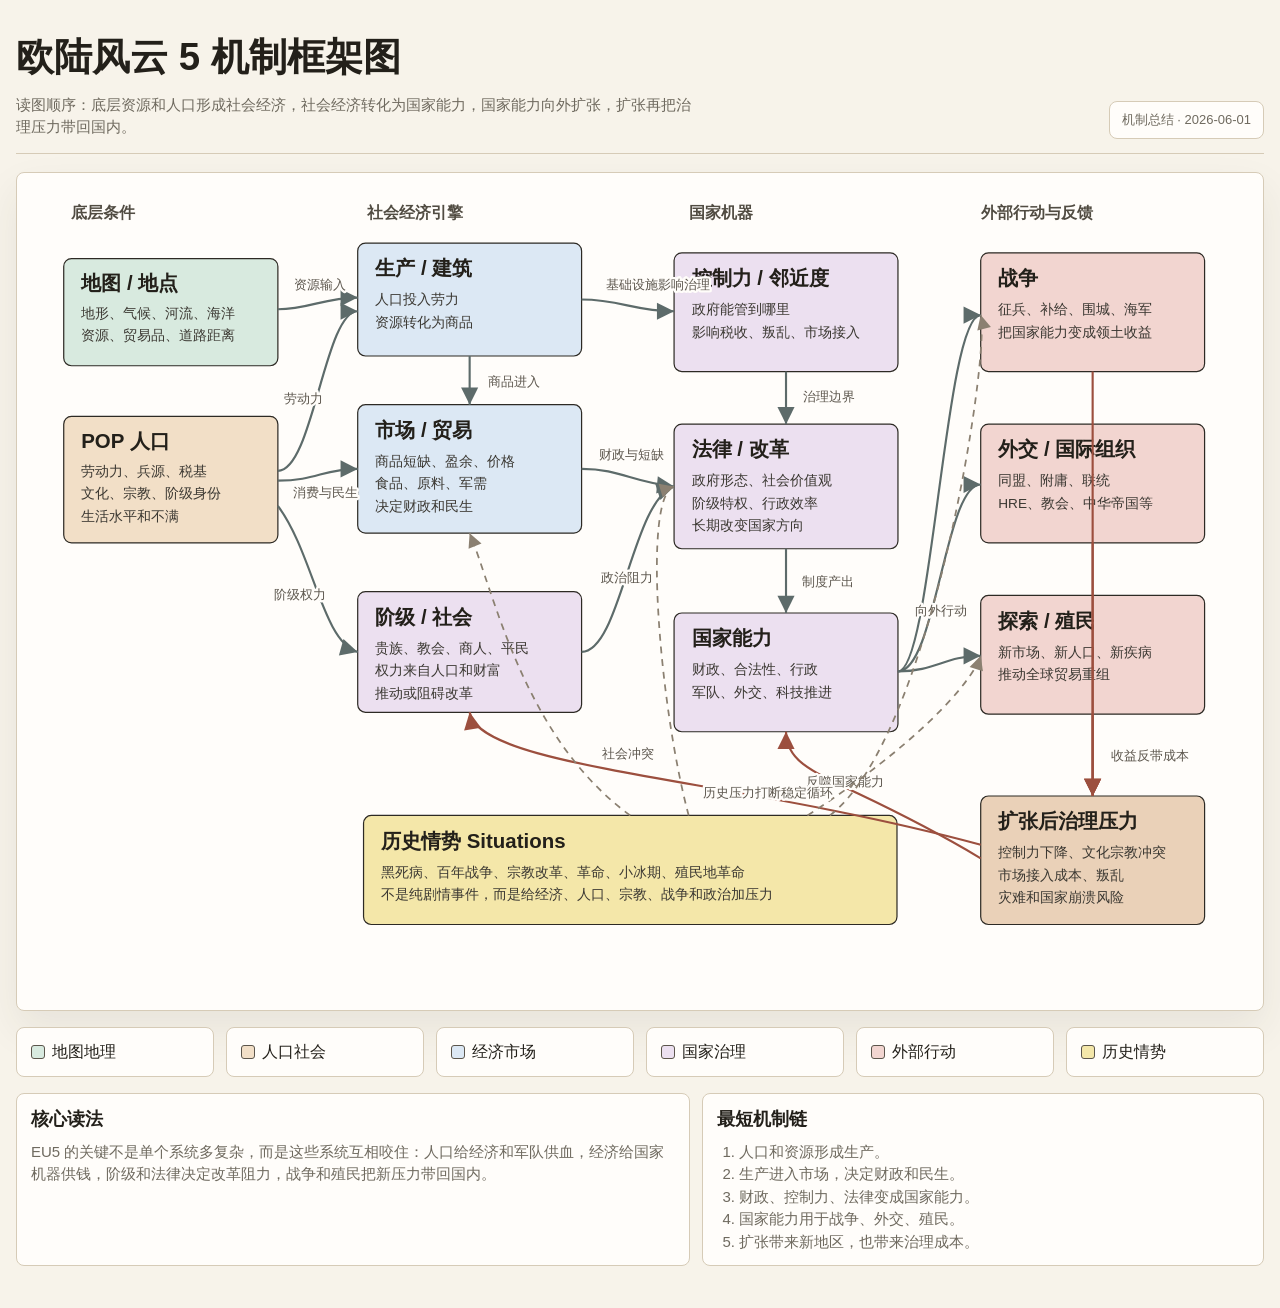
<file: prototype/diagrams/欧陆风云5机制框架图.html>
<!doctype html>
<html lang="zh-CN">
<head>
  <meta charset="utf-8">
  <meta name="viewport" content="width=device-width, initial-scale=1">
  <title>欧陆风云5机制框架图</title>
  <style>
    :root {
      --paper: #f7f3ea;
      --ink: #23201a;
      --muted: #6f6a5f;
      --line: #5d6b6a;
      --map: #d8eadf;
      --pop: #f2dfc7;
      --econ: #dce8f4;
      --state: #ece0f0;
      --war: #f2d5d0;
      --history: #f4e7a9;
      --danger: #ead1b8;
      --card: #fffdfa;
      --border: #d6cbb7;
    }

    * {
      box-sizing: border-box;
    }

    body {
      margin: 0;
      background: var(--paper);
      color: var(--ink);
      font-family: -apple-system, BlinkMacSystemFont, "Segoe UI", "Noto Sans SC", "Microsoft YaHei", sans-serif;
      line-height: 1.5;
    }

    main {
      width: min(1280px, calc(100vw - 32px));
      margin: 28px auto 42px;
    }

    header {
      display: flex;
      justify-content: space-between;
      gap: 24px;
      align-items: end;
      margin-bottom: 18px;
      border-bottom: 1px solid var(--border);
      padding-bottom: 14px;
    }

    h1 {
      margin: 0;
      font-size: clamp(26px, 3vw, 42px);
      letter-spacing: 0;
    }

    .subtitle {
      max-width: 680px;
      margin: 8px 0 0;
      color: var(--muted);
      font-size: 15px;
    }

    .badge {
      flex: 0 0 auto;
      border: 1px solid var(--border);
      background: var(--card);
      border-radius: 8px;
      padding: 8px 12px;
      font-size: 13px;
      color: var(--muted);
    }

    .canvas {
      background: var(--card);
      border: 1px solid var(--border);
      border-radius: 8px;
      overflow: auto;
      box-shadow: 0 18px 40px rgba(55, 47, 34, 0.08);
    }

    svg {
      display: block;
      width: 100%;
      min-width: 1080px;
      height: auto;
    }

    .node rect {
      stroke: #2d2a24;
      stroke-width: 1.25;
      rx: 8;
      ry: 8;
    }

    .node .title {
      font-size: 21px;
      font-weight: 750;
      fill: var(--ink);
    }

    .node .body {
      font-size: 14px;
      fill: #3b3832;
    }

    .section-label {
      font-size: 16px;
      font-weight: 750;
      fill: #514c42;
    }

    .edge {
      fill: none;
      stroke: var(--line);
      stroke-width: 2.2;
      marker-end: url(#arrow);
    }

    .edge-soft {
      fill: none;
      stroke: #8b8071;
      stroke-width: 1.8;
      stroke-dasharray: 7 6;
      marker-end: url(#arrowSoft);
    }

    .edge-danger {
      fill: none;
      stroke: #9c4f3e;
      stroke-width: 2.2;
      marker-end: url(#arrowDanger);
    }

    .edge-label {
      font-size: 13px;
      fill: #5d574e;
      paint-order: stroke;
      stroke: #fffdfa;
      stroke-width: 5;
      stroke-linejoin: round;
    }

    .legend,
    .notes {
      display: grid;
      gap: 12px;
      margin-top: 16px;
    }

    .legend {
      grid-template-columns: repeat(6, minmax(120px, 1fr));
    }

    .legend-item,
    .note-card {
      background: var(--card);
      border: 1px solid var(--border);
      border-radius: 8px;
      padding: 12px 14px;
    }

    .swatch {
      display: inline-block;
      width: 14px;
      height: 14px;
      border: 1px solid #5b554b;
      border-radius: 3px;
      vertical-align: -2px;
      margin-right: 7px;
    }

    .notes {
      grid-template-columns: 1.2fr 1fr;
    }

    h2 {
      margin: 0 0 8px;
      font-size: 18px;
      letter-spacing: 0;
    }

    p {
      margin: 0;
      color: var(--muted);
      font-size: 15px;
    }

    ol {
      margin: 0;
      padding-left: 22px;
      color: var(--muted);
      font-size: 15px;
    }

    @media (max-width: 860px) {
      header {
        display: block;
      }

      .badge {
        display: inline-block;
        margin-top: 12px;
      }

      .legend,
      .notes {
        grid-template-columns: 1fr;
      }
    }
  </style>
</head>
<body>
  <main>
    <header>
      <div>
        <h1>欧陆风云 5 机制框架图</h1>
        <p class="subtitle">读图顺序：底层资源和人口形成社会经济，社会经济转化为国家能力，国家能力向外扩张，扩张再把治理压力带回国内。</p>
      </div>
      <div class="badge">机制总结 · 2026-06-01</div>
    </header>

    <section class="canvas" aria-label="欧陆风云5机制框架图">
      <svg viewBox="0 0 1280 860" role="img" aria-labelledby="graphTitle graphDesc">
        <title id="graphTitle">欧陆风云5机制框架图</title>
        <desc id="graphDesc">展示地图、人口、经济、阶级、政治、战争外交殖民和历史情势之间的关系。</desc>

        <defs>
          <marker id="arrow" markerWidth="12" markerHeight="12" refX="10" refY="6" orient="auto" markerUnits="strokeWidth">
            <path d="M2,2 L10,6 L2,10 Z" fill="#5d6b6a"></path>
          </marker>
          <marker id="arrowSoft" markerWidth="12" markerHeight="12" refX="10" refY="6" orient="auto" markerUnits="strokeWidth">
            <path d="M2,2 L10,6 L2,10 Z" fill="#8b8071"></path>
          </marker>
          <marker id="arrowDanger" markerWidth="12" markerHeight="12" refX="10" refY="6" orient="auto" markerUnits="strokeWidth">
            <path d="M2,2 L10,6 L2,10 Z" fill="#9c4f3e"></path>
          </marker>
        </defs>

        <text x="55" y="46" class="section-label">底层条件</text>
        <text x="360" y="46" class="section-label">社会经济引擎</text>
        <text x="690" y="46" class="section-label">国家机器</text>
        <text x="990" y="46" class="section-label">外部行动与反馈</text>

        <g class="node" transform="translate(48 88)">
          <rect width="220" height="110" fill="var(--map)"></rect>
          <text x="18" y="32" class="title">地图 / 地点</text>
          <text x="18" y="61" class="body">地形、气候、河流、海洋</text>
          <text x="18" y="84" class="body">资源、贸易品、道路距离</text>
        </g>

        <g class="node" transform="translate(48 250)">
          <rect width="220" height="130" fill="var(--pop)"></rect>
          <text x="18" y="32" class="title">POP 人口</text>
          <text x="18" y="61" class="body">劳动力、兵源、税基</text>
          <text x="18" y="84" class="body">文化、宗教、阶级身份</text>
          <text x="18" y="107" class="body">生活水平和不满</text>
        </g>

        <g class="node" transform="translate(350 72)">
          <rect width="230" height="116" fill="var(--econ)"></rect>
          <text x="18" y="33" class="title">生产 / 建筑</text>
          <text x="18" y="63" class="body">人口投入劳力</text>
          <text x="18" y="86" class="body">资源转化为商品</text>
        </g>

        <g class="node" transform="translate(350 238)">
          <rect width="230" height="132" fill="var(--econ)"></rect>
          <text x="18" y="33" class="title">市场 / 贸易</text>
          <text x="18" y="63" class="body">商品短缺、盈余、价格</text>
          <text x="18" y="86" class="body">食品、原料、军需</text>
          <text x="18" y="109" class="body">决定财政和民生</text>
        </g>

        <g class="node" transform="translate(350 430)">
          <rect width="230" height="124" fill="var(--state)"></rect>
          <text x="18" y="33" class="title">阶级 / 社会</text>
          <text x="18" y="63" class="body">贵族、教会、商人、平民</text>
          <text x="18" y="86" class="body">权力来自人口和财富</text>
          <text x="18" y="109" class="body">推动或阻碍改革</text>
        </g>

        <g class="node" transform="translate(675 82)">
          <rect width="230" height="122" fill="var(--state)"></rect>
          <text x="18" y="33" class="title">控制力 / 邻近度</text>
          <text x="18" y="63" class="body">政府能管到哪里</text>
          <text x="18" y="86" class="body">影响税收、叛乱、市场接入</text>
        </g>

        <g class="node" transform="translate(675 258)">
          <rect width="230" height="128" fill="var(--state)"></rect>
          <text x="18" y="33" class="title">法律 / 改革</text>
          <text x="18" y="63" class="body">政府形态、社会价值观</text>
          <text x="18" y="86" class="body">阶级特权、行政效率</text>
          <text x="18" y="109" class="body">长期改变国家方向</text>
        </g>

        <g class="node" transform="translate(675 452)">
          <rect width="230" height="122" fill="var(--state)"></rect>
          <text x="18" y="33" class="title">国家能力</text>
          <text x="18" y="63" class="body">财政、合法性、行政</text>
          <text x="18" y="86" class="body">军队、外交、科技推进</text>
        </g>

        <g class="node" transform="translate(990 82)">
          <rect width="230" height="122" fill="var(--war)"></rect>
          <text x="18" y="33" class="title">战争</text>
          <text x="18" y="63" class="body">征兵、补给、围城、海军</text>
          <text x="18" y="86" class="body">把国家能力变成领土收益</text>
        </g>

        <g class="node" transform="translate(990 258)">
          <rect width="230" height="122" fill="var(--war)"></rect>
          <text x="18" y="33" class="title">外交 / 国际组织</text>
          <text x="18" y="63" class="body">同盟、附庸、联统</text>
          <text x="18" y="86" class="body">HRE、教会、中华帝国等</text>
        </g>

        <g class="node" transform="translate(990 434)">
          <rect width="230" height="122" fill="var(--war)"></rect>
          <text x="18" y="33" class="title">探索 / 殖民</text>
          <text x="18" y="63" class="body">新市场、新人口、新疾病</text>
          <text x="18" y="86" class="body">推动全球贸易重组</text>
        </g>

        <g class="node" transform="translate(990 640)">
          <rect width="230" height="132" fill="var(--danger)"></rect>
          <text x="18" y="33" class="title">扩张后治理压力</text>
          <text x="18" y="63" class="body">控制力下降、文化宗教冲突</text>
          <text x="18" y="86" class="body">市场接入成本、叛乱</text>
          <text x="18" y="109" class="body">灾难和国家崩溃风险</text>
        </g>

        <g class="node" transform="translate(356 660)">
          <rect width="548" height="112" fill="var(--history)"></rect>
          <text x="18" y="33" class="title">历史情势 Situations</text>
          <text x="18" y="63" class="body">黑死病、百年战争、宗教改革、革命、小冰期、殖民地革命</text>
          <text x="18" y="86" class="body">不是纯剧情事件，而是给经济、人口、宗教、战争和政治加压力</text>
        </g>

        <path class="edge" d="M268 140 C300 140, 315 128, 350 128"></path>
        <text class="edge-label" x="285" y="119">资源输入</text>

        <path class="edge" d="M268 306 C304 306, 316 142, 350 142"></path>
        <text class="edge-label" x="274" y="236">劳动力</text>

        <path class="edge" d="M580 130 C620 130, 634 142, 675 142"></path>
        <text class="edge-label" x="605" y="119">基础设施影响治理</text>

        <path class="edge" d="M465 188 L465 238"></path>
        <text class="edge-label" x="484" y="219">商品进入</text>

        <path class="edge" d="M268 316 C308 316, 314 304, 350 304"></path>
        <text class="edge-label" x="284" y="333">消费与民生</text>

        <path class="edge" d="M268 342 C304 390, 314 482, 350 492"></path>
        <text class="edge-label" x="264" y="438">阶级权力</text>

        <path class="edge" d="M580 304 C620 304, 632 318, 675 322"></path>
        <text class="edge-label" x="598" y="294">财政与短缺</text>

        <path class="edge" d="M580 492 C620 492, 632 336, 675 322"></path>
        <text class="edge-label" x="600" y="420">政治阻力</text>

        <path class="edge" d="M790 204 L790 258"></path>
        <text class="edge-label" x="807" y="234">治理边界</text>

        <path class="edge" d="M790 386 L790 452"></path>
        <text class="edge-label" x="806" y="424">制度产出</text>

        <path class="edge" d="M905 512 C940 512, 953 146, 990 146"></path>
        <path class="edge" d="M905 512 C944 512, 953 320, 990 320"></path>
        <path class="edge" d="M905 512 C944 512, 953 496, 990 496"></path>
        <text class="edge-label" x="923" y="454">向外行动</text>

        <path class="edge-danger" d="M1105 204 C1105 245, 1105 600, 1105 640"></path>
        <path class="edge-danger" d="M1105 380 C1105 420, 1105 600, 1105 640"></path>
        <path class="edge-danger" d="M1105 556 C1105 590, 1105 606, 1105 640"></path>
        <text class="edge-label" x="1124" y="603">收益反带成本</text>

        <path class="edge-danger" d="M990 704 C850 620, 790 620, 790 574"></path>
        <text class="edge-label" x="811" y="630">反噬国家能力</text>

        <path class="edge-danger" d="M990 690 C730 620, 475 612, 465 554"></path>
        <text class="edge-label" x="601" y="601">社会冲突</text>

        <path class="edge-soft" d="M630 660 C520 580, 490 430, 465 370"></path>
        <path class="edge-soft" d="M690 660 C660 548, 642 332, 675 322"></path>
        <path class="edge-soft" d="M812 660 C920 590, 980 526, 990 496"></path>
        <path class="edge-soft" d="M835 660 C940 580, 1000 186, 990 146"></path>
        <text class="edge-label" x="705" y="641">历史压力打断稳定循环</text>
      </svg>
    </section>

    <section class="legend" aria-label="图例">
      <div class="legend-item"><span class="swatch" style="background: var(--map)"></span>地图地理</div>
      <div class="legend-item"><span class="swatch" style="background: var(--pop)"></span>人口社会</div>
      <div class="legend-item"><span class="swatch" style="background: var(--econ)"></span>经济市场</div>
      <div class="legend-item"><span class="swatch" style="background: var(--state)"></span>国家治理</div>
      <div class="legend-item"><span class="swatch" style="background: var(--war)"></span>外部行动</div>
      <div class="legend-item"><span class="swatch" style="background: var(--history)"></span>历史情势</div>
    </section>

    <section class="notes">
      <article class="note-card">
        <h2>核心读法</h2>
        <p>EU5 的关键不是单个系统多复杂，而是这些系统互相咬住：人口给经济和军队供血，经济给国家机器供钱，阶级和法律决定改革阻力，战争和殖民把新压力带回国内。</p>
      </article>
      <article class="note-card">
        <h2>最短机制链</h2>
        <ol>
          <li>人口和资源形成生产。</li>
          <li>生产进入市场，决定财政和民生。</li>
          <li>财政、控制力、法律变成国家能力。</li>
          <li>国家能力用于战争、外交、殖民。</li>
          <li>扩张带来新地区，也带来治理成本。</li>
        </ol>
      </article>
    </section>
  </main>
</body>
</html>
</file>
<file: prototype/hifi/styles/tokens.css>
:root {
  --iron-0: #07100e;
  --iron-1: #0d1a17;
  --iron-2: #172823;
  --gold-0: #6d4a1e;
  --gold-1: #ad7b32;
  --gold-2: #e0bd68;
  --gold-3: #f2d991;
  --enamel: #123651;
  --enamel-bright: #1e5072;
  --paper: #d9c28a;
  --cream: #f1e2ba;
  --muted: #b9ab84;
  --danger: #7f241f;
  --danger-hi: #b34736;
  --success: #315d3c;
  --top-h: 58px;
  --rail-w: 108px;
  --frame: linear-gradient(145deg, #e0bd68 0, #75501f 24%, #c09243 48%, #3d2914 74%, #b98235 100%);
  --shadow: 0 8px 22px rgba(0, 0, 0, .55);
  --ease: cubic-bezier(.16, 1, .3, 1);
}

* { box-sizing: border-box; }
html, body { width: 100%; height: 100%; margin: 0; overflow: hidden; }
</file>
<file: prototype/hifi/styles/layout.css>
/* Reserved for structural layout rules added during mechanism integration. */
</file>
<file: prototype/hifi/styles/components.css>
body {
  background: #0b1614;
  color: var(--cream);
  font-family: "Songti SC", "STSong", "Noto Serif CJK SC", serif;
  user-select: none;
}
button { color: inherit; font: inherit; }
button:focus-visible { outline: 2px solid var(--gold-3); outline-offset: 2px; }

.game-shell {
  position: relative;
  width: 100%;
  height: 100%;
  min-width: 760px;
  min-height: 360px;
  overflow: hidden;
  isolation: isolate;
  background: #0d2426;
}

.map-stage { position: absolute; inset: 0; overflow: hidden; background: #183b42; }
.map-svg { width: 100%; height: 100%; display: block; touch-action: none; cursor: grab; }
.map-svg:active { cursor: grabbing; }
.map-sea-base { fill: #285d69; }
.map-hex {
  stroke: rgba(23, 30, 25, .34);
  stroke-width: .8;
  vector-effect: non-scaling-stroke;
  transition: filter 100ms ease;
}
.map-hex:hover { filter: brightness(1.18); }
.map-hex.sea { stroke: rgba(9, 35, 42, .3); }
.map-hex.fog {
  fill: #1b2a30;
  stroke: rgba(202, 214, 189, .08);
  filter: saturate(.45) brightness(.72);
}
.map-hex.fog:hover { filter: saturate(.55) brightness(.9); }
.map-hex.selected {
  stroke: #f5d36f;
  stroke-width: 3;
  filter: brightness(1.16);
}
.map-city-dot { fill: #f0d789; stroke: #17201b; stroke-width: 1.2; }
.map-city-dot, .map-capital-star { pointer-events: none; }
.map-capital-star {
  fill: #f7dc7f;
  stroke: #1b140a;
  stroke-width: .5;
  font-size: 16px;
  text-anchor: middle;
  paint-order: stroke;
}
.map-city-label {
  fill: rgba(247, 230, 184, .88);
  stroke: rgba(18, 20, 15, .85);
  stroke-width: 2.5;
  paint-order: stroke;
  font-size: 10px;
  pointer-events: none;
}
.map-world-label {
  fill: rgba(245, 224, 174, .62);
  stroke: rgba(35, 24, 12, .72);
  stroke-width: 3;
  paint-order: stroke;
  text-anchor: middle;
  font-size: 17px;
  letter-spacing: 3px;
  pointer-events: none;
}
.map-world-label.sea-label { fill: rgba(191, 217, 213, .56); font-size: 15px; }
.map-wash {
  position: absolute;
  inset: 0;
  pointer-events: none;
  background:
    linear-gradient(90deg, rgba(5, 11, 9, .42), transparent 18%, transparent 80%, rgba(5, 11, 9, .26)),
    linear-gradient(180deg, rgba(4, 9, 8, .48), transparent 18%, transparent 84%, rgba(4, 9, 8, .42));
}
.map-wash { z-index: 1; }
.country-name, .sea-name {
  position: absolute;
  z-index: 2;
  pointer-events: none;
  text-shadow: 0 2px 4px #000, 0 0 8px #000;
}
.country-name { color: rgba(246, 226, 174, .88); font-size: clamp(15px, 1.35vw, 24px); }
.sea-name { color: rgba(220, 211, 181, .68); font-size: clamp(12px, 1vw, 18px); letter-spacing: .22em; }
.name-france { left: 30%; top: 45%; font-size: clamp(23px, 2.25vw, 42px); letter-spacing: .18em; }
.name-england { left: 26%; top: 27%; }
.name-hre { left: 48%; top: 37%; }
.name-byzantium { left: 63%; top: 67%; }
.sea-atlantic { left: 12%; top: 44%; }
.sea-med { left: 47%; top: 74%; }

.metal-frame {
  border: 2px solid transparent;
  background:
    linear-gradient(var(--iron-1), var(--iron-0)) padding-box,
    var(--frame) border-box;
  box-shadow:
    inset 0 0 0 1px rgba(255, 227, 152, .16),
    inset 0 0 18px rgba(0, 0, 0, .48),
    var(--shadow);
}
.rivet::before, .rivet::after {
  content: "";
  position: absolute;
  width: 5px;
  height: 5px;
  border-radius: 50%;
  background: radial-gradient(circle at 35% 30%, #f0d58c, #745021 66%, #25180b 70%);
  box-shadow: 0 1px 2px #000;
}

/* 顶栏改为透明容器：左右各一个独立 HUD 牌，中间留白透出地图、不再遮挡。 */
.top-command-bar {
  position: absolute;
  z-index: 20;
  top: 0;
  left: 102px;
  right: 0;
  display: flex;
  align-items: flex-start;
  justify-content: space-between;
  pointer-events: none;
  background: none;
  border: 0;
  box-shadow: none;
}
.shield {
  position: relative;
  width: 42px;
  height: 49px;
  flex: 0 0 42px;
  display: grid;
  grid-template-columns: repeat(2, 1fr);
  place-items: center;
  padding: 8px 6px 13px;
  clip-path: polygon(7% 0, 93% 0, 100% 72%, 50% 100%, 0 72%);
  background: var(--frame);
  color: #e9c34f;
  font-size: 14px;
  line-height: 1;
  filter: drop-shadow(0 2px 3px #000);
}
.shield::before {
  content: "";
  position: absolute;
  inset: 3px;
  z-index: -1;
  clip-path: inherit;
  background: linear-gradient(145deg, #174b87, #092c58);
}

/* 左侧 HUD 牌：盾徽 + 日期 + 结束季度按钮，用 gap 排布避免重合。 */
.chronicle {
  display: flex;
  align-items: center;
  gap: 12px;
  flex: 0 0 auto;
  min-width: 0;
  height: var(--top-h);
  padding: 0 14px;
  pointer-events: auto;
  background: linear-gradient(180deg, rgba(23, 39, 34, .99), rgba(7, 17, 14, .99));
  border-right: 1px solid rgba(214, 174, 89, .34);
  border-bottom: 3px solid var(--gold-0);
  border-bottom-right-radius: 10px;
  box-shadow: inset 0 -1px rgba(230, 190, 100, .38), 0 5px 16px rgba(0,0,0,.46);
}
.date-plaque {
  display: grid;
  place-content: center;
  text-align: left;
}
.date-main { color: var(--gold-3); font-size: 17px; letter-spacing: .08em; }
.date-era { margin-top: 4px; color: var(--muted); font-size: 11px; }

/* 右侧 HUD 牌：资源单行不换行，内容宽度靠右，中间透出地图。 */
.resource-strip {
  display: flex;
  flex-wrap: nowrap;
  align-items: stretch;
  flex: 0 0 auto;
  min-width: 0;
  height: var(--top-h);
  padding-right: 5px;
  pointer-events: auto;
  background: linear-gradient(180deg, rgba(23, 39, 34, .99), rgba(7, 17, 14, .99));
  border-left: 1px solid rgba(214, 174, 89, .34);
  border-bottom: 3px solid var(--gold-0);
  border-bottom-left-radius: 10px;
  box-shadow: inset 0 -1px rgba(230, 190, 100, .38), 0 5px 16px rgba(0,0,0,.46);
}
.resource-token {
  position: relative;
  min-width: 0;
  flex: 0 0 74px;
  display: grid;
  grid-template-columns: 20px auto;
  grid-template-rows: 22px 15px;
  place-content: center;
  column-gap: 5px;
  border-left: 1px solid rgba(214, 174, 89, .24);
  cursor: pointer;
}
.resource-token:hover,
.resource-token:focus-visible {
  outline: none;
  background: rgba(214, 174, 89, .1);
}
.resource-token::after {
  content: "";
  position: absolute;
  right: 0;
  top: 13px;
  bottom: 13px;
  width: 1px;
  background: linear-gradient(transparent, rgba(235,199,113,.38), transparent);
}
.resource-icon {
  grid-row: 1 / 3;
  align-self: center;
  color: var(--gold-2);
  font-family: Georgia, serif;
  font-size: 18px;
  text-align: center;
  text-shadow: 0 1px 2px #000;
}
.resource-total {
  align-self: end;
  color: #f5e6bc;
  font: 700 13px/1 Georgia, serif;
}
.resource-trend { color: #9fb499; font: 10px/1.2 Georgia, serif; }

.ruler-plaque {
  position: absolute;
  z-index: 24;
  top: 0;
  left: 0;
  width: 116px;
  height: 118px;
  cursor: pointer;
  clip-path: polygon(0 0, 100% 0, 100% 88%, 76% 100%, 0 100%);
  background: var(--frame);
  filter: drop-shadow(4px 5px 7px rgba(0,0,0,.6));
}
.ruler-plaque::before {
  content: "";
  position: absolute;
  inset: 4px;
  clip-path: inherit;
  background: #0b1714;
}
.ruler-plaque.portrait-placeholder::before {
  content: attr(data-monogram);
  display: grid;
  place-items: center;
  color: var(--gold-bright);
  font: 700 28px/1 var(--font-display);
  background: radial-gradient(circle at 50% 35%, #37545a, #172a2d 72%);
}
.ruler-portrait {
  position: absolute;
  inset: 7px 7px 10px;
  width: calc(100% - 14px);
  height: calc(100% - 17px);
  object-fit: cover;
  object-position: 50% 23%;
  clip-path: polygon(0 0, 100% 0, 100% 84%, 73% 100%, 0 100%);
  filter: contrast(1.03) saturate(.9);
}
.ruler-level {
  position: absolute;
  z-index: 2;
  left: 6px;
  bottom: 3px;
  width: 31px;
  height: 31px;
  display: grid;
  place-items: center;
  border: 2px solid var(--gold-1);
  border-radius: 50%;
  background: #102b3e;
  color: var(--gold-3);
  font: 700 14px Georgia, serif;
  box-shadow: inset 0 0 0 2px #07120f, 0 2px 4px #000;
}

.system-rail {
  position: absolute;
  z-index: 18;
  top: 126px;
  left: 0;
  width: var(--rail-w);
  display: flex;
  flex-direction: column;
  gap: 6px;
}
.system-button {
  position: relative;
  width: 102px;
  height: 48px;
  display: grid;
  grid-template-columns: 37px 1fr;
  align-items: center;
  padding: 0 10px;
  border: 2px solid transparent;
  border-left: 0;
  border-radius: 0 4px 4px 0;
  background:
    linear-gradient(100deg, #0c1b17, #172a24) padding-box,
    var(--frame) border-box;
  box-shadow: inset 0 0 0 1px rgba(244,219,148,.12), 4px 5px 12px rgba(0,0,0,.42);
  cursor: pointer;
  color: #eddfbd;
  transition: width 160ms var(--ease), background 160ms ease;
}
.system-button::before {
  content: "";
  position: absolute;
  top: 7px;
  right: 4px;
  bottom: 7px;
  width: 2px;
  background: linear-gradient(transparent, var(--gold-1), transparent);
}
.system-button:hover, .system-button.active {
  width: 108px;
  background:
    linear-gradient(100deg, #12324a, #0c2233) padding-box,
    var(--frame) border-box;
}
.system-glyph {
  color: var(--gold-2);
  font: 700 23px/1 Georgia, "Songti SC", serif;
  text-align: center;
  text-shadow: 0 2px 3px #000;
}
.system-label { font-size: 16px; font-weight: 700; letter-spacing: .05em; }

.system-drawer {
  position: absolute;
  z-index: 17;
  top: 126px;
  left: 118px;
  width: 286px;
  max-height: calc(100vh - 150px);
  padding: 12px;
  overflow-y: auto;
  opacity: 0;
  visibility: hidden;
  pointer-events: none;
  transform: translateX(-24px);
  transition: opacity 160ms ease, transform 220ms var(--ease);
}
.system-drawer.open { opacity: 1; visibility: visible; pointer-events: auto; transform: translateX(0); }
/* 隐藏原生滚动条（与金属 UI 不搭），保留滚动功能。 */
.system-drawer, .army-drawer, .drawer-scroll-list { scrollbar-width: none; -ms-overflow-style: none; }
.system-drawer::-webkit-scrollbar,
.army-drawer::-webkit-scrollbar,
.drawer-scroll-list::-webkit-scrollbar { width: 0; height: 0; display: none; }
.drawer-title {
  display: flex;
  align-items: center;
  min-height: 44px;
  padding: 0 10px;
  border-bottom: 1px solid rgba(214,174,89,.3);
  color: var(--gold-3);
  font-size: 20px;
  font-weight: 700;
}
.drawer-close { margin-left: auto; border: 0; background: transparent; cursor: pointer; font-size: 22px; }
.drawer-row {
  display: grid;
  grid-template-columns: minmax(0, 1fr) minmax(0, 56%);
  align-items: center;
  column-gap: 10px;
  min-height: 42px;
  padding: 5px 0;
  border-bottom: 1px solid rgba(214,174,89,.14);
  color: #dcd1b4;
  font-size: 13px;
}
.drawer-row span { color: var(--gold-2); }
.drawer-row.ledger-neg b { color: var(--danger-hi); }
/* 右侧详情列：右对齐、可换行、按词换行，避免长说明挤压标签或异常断行 */
.drawer-row > span:last-child {
  text-align: right;
  font-size: 12px;
  line-height: 1.35;
  white-space: normal;
  overflow-wrap: break-word;
}
.drawer-row.political-action {
  width: 100%;
  border-top: 0;
  border-right: 0;
  border-left: 0;
  background: transparent;
  cursor: pointer;
  text-align: left;
}
/* B3：动作按钮下方成本/预期小字，及不可行态置灰 */
.action-preview {
  margin: -2px 0 4px;
  padding: 0 0 4px;
  font-size: 11px;
  line-height: 1.3;
  color: rgba(220, 209, 180, .62);
  border-bottom: 1px solid rgba(214,174,89,.14);
}
.action-preview.action-blocked {
  color: var(--danger-hi, #d9685b);
}
.drawer-row.political-action.action-disabled,
.drawer-row.political-action:disabled {
  opacity: .45;
  cursor: not-allowed;
}
.drawer-tabs {
  display: flex;
  gap: 4px;
  position: sticky;
  top: 0;
  z-index: 3;
  /* 满宽不透明条：盖住滚动到下方的内容，避免 tab 与正文重叠 */
  margin: 0 -12px 4px;
  padding: 6px 12px 8px;
  background: var(--iron-1);
  border-bottom: 1px solid rgba(214,174,89,.18);
}
.drawer-tab {
  flex: 1;
  padding: 7px 0;
  border: 1px solid rgba(214,174,89,.22);
  border-radius: 6px;
  background: transparent;
  color: #cdbf9c;
  font-size: 12px;
  cursor: pointer;
}
.drawer-tab:hover { color: var(--gold-2); }
.drawer-tab.active {
  border-color: var(--gold-3);
  background: rgba(173,123,50,.2);
  color: var(--gold-3);
}
.drawer-subtitle { padding: 12px 0 5px; color: var(--gold-2); font-size: 11px; }

/* 局势浮窗入口：右下角地图工具左侧的悬浮组件，一张卡=一个局势（统一入口，反馈 #1）。 */
.struggle-dock {
  position: absolute;
  z-index: 14;
  right: 248px;          /* 地图工具宽 222 + 14 + 间距 */
  bottom: 12px;
  display: flex;
  flex-direction: column;
  gap: 6px;
  pointer-events: none;  /* 空时不挡地图；有卡时卡自身恢复命中 */
}
.struggle-dock-card {
  pointer-events: auto;
  display: flex;
  flex-direction: column;
  gap: 2px;
  min-width: 132px;
  padding: 8px 11px;
  border: 1px solid rgba(214,174,89,.5);
  border-radius: 8px;
  background: linear-gradient(135deg, rgba(46,32,20,.94), rgba(28,20,14,.94));
  color: var(--gold-2);
  cursor: pointer;
  box-shadow: 0 4px 14px rgba(0,0,0,.4);
  text-align: left;
}
.struggle-dock-card:hover { border-color: var(--gold-1); }
.struggle-dock-name { color: var(--gold-1); font-weight: 600; font-size: 13px; }
.struggle-dock-phase { font-size: 11px; }

/* 统一局势界面：顶部纹章横幅（CSS 绘制，预留背景图槽位 --struggle-bg）+ 左右两阵营 + 中间诱因/结局/使命/决议。 */
.struggle-window { max-width: 880px; width: min(92vw, 880px); }
.struggle-banner {
  display: flex;
  align-items: center;
  gap: 14px;
  padding: 16px 18px;
  border-radius: 8px 8px 0 0;
  color: #f3e6c4;
  background:
    var(--struggle-bg, none),
    radial-gradient(circle at 12% 30%, rgba(214,174,89,.28), transparent 42%),
    repeating-linear-gradient(45deg, rgba(120,30,30,.30) 0 14px, rgba(60,16,16,.30) 14px 28px),
    linear-gradient(120deg, #3a1414, #241018 60%, #14202c);
  background-size: cover;
}
.struggle-banner-crest {
  font-size: 30px;
  width: 46px; height: 46px;
  display: grid; place-items: center;
  border: 1px solid rgba(214,174,89,.6);
  border-radius: 50%;
  background: rgba(0,0,0,.3);
}
.struggle-banner-text h2 { margin: 0; color: var(--gold-1); }
.struggle-banner-text p { margin: 3px 0 0; font-size: 12px; color: #d8c79a; }
.struggle-body { padding: 14px 4px 4px; }
.struggle-arena { display: grid; grid-template-columns: 1fr 1.7fr 1fr; gap: 12px; align-items: start; }
.struggle-camp {
  border: 1px solid rgba(214,174,89,.25);
  border-radius: 8px;
  padding: 8px;
  background: rgba(0,0,0,.18);
}
.struggle-camp--ours { border-color: rgba(120,190,140,.55); background: rgba(40,70,50,.22); }
.struggle-camp-anchor { color: var(--gold-1); font-weight: 600; font-size: 13px; padding-bottom: 6px; border-bottom: 1px solid rgba(214,174,89,.2); margin-bottom: 6px; }
.struggle-camp-member { font-size: 12px; color: var(--gold-2); padding: 3px 0; }
.struggle-camp-member.dim { color: var(--muted); }
.struggle-center { display: flex; flex-direction: column; gap: 3px; }
.struggle-section-title { color: var(--gold-2); font-size: 11px; letter-spacing: .04em; padding: 8px 0 3px; }
.struggle-meter { display: grid; grid-template-columns: 64px 1fr 44px; align-items: center; gap: 6px; font-size: 12px; color: var(--gold-2); }
.struggle-meter.is-current { color: var(--gold-1); font-weight: 600; }
.struggle-meter i { display: block; height: 6px; border-radius: 3px; background: rgba(214,174,89,.16); overflow: hidden; }
.struggle-meter i b { display: block; height: 100%; background: linear-gradient(90deg, #b8893a, #e0bd68); }
.struggle-meter small { text-align: right; color: var(--muted); }
.struggle-endings { display: grid; grid-template-columns: 1fr 1fr; gap: 6px; }
.struggle-ending { border: 1px solid rgba(214,174,89,.22); border-radius: 6px; padding: 6px 8px; }
.struggle-ending b { display: block; color: var(--gold-1); font-size: 12px; }
.struggle-ending small { color: var(--muted); font-size: 11px; }
.struggle-stage { display: flex; justify-content: space-between; align-items: center; font-size: 12px; padding: 3px 4px; border-radius: 4px; }
.struggle-stage--done { color: #8fce9d; }
.struggle-stage--active { color: var(--gold-1); background: rgba(224,189,104,.1); }
.struggle-stage--todo { color: var(--muted); }
.struggle-stage small { font-size: 10px; }
.struggle-decisions { display: flex; flex-wrap: wrap; gap: 6px; }
.struggle-decision {
  display: flex; flex-direction: column; gap: 1px;
  min-width: 120px; padding: 7px 10px;
  border: 1px solid rgba(214,174,89,.5); border-radius: 6px;
  background: rgba(46,32,20,.6); color: var(--gold-1);
  cursor: pointer; text-align: left; font-size: 13px;
}
.struggle-decision:hover:not(:disabled) { border-color: var(--gold-1); }
.struggle-decision small { color: var(--gold-2); font-size: 10px; }
.struggle-decision:disabled, .struggle-decision.dim { opacity: .45; cursor: not-allowed; filter: grayscale(.5); }
.struggle-neutral { padding: 10px 4px 2px; font-size: 11px; color: var(--muted); text-align: center; }
@media (max-width: 1180px) { .struggle-dock { right: 254px; } }
@media (max-width: 900px) and (orientation: landscape) { .struggle-dock { right: 208px; } }
.codex-term {
  justify-self: start;
  width: fit-content;
  border-bottom: 1px dashed rgba(224,189,104,.6);
  cursor: help;
}
.codex-pop {
  position: fixed;
  z-index: 60;
  max-width: 280px;
  padding: 12px 14px;
  border: 1px solid var(--gold-1);
  border-radius: 8px;
  background: #211a10;
  color: #ddd0b2;
  font-size: 12px;
  line-height: 1.5;
  box-shadow: 0 10px 28px rgba(0,0,0,.5);
  opacity: 0;
  pointer-events: none;
  transition: opacity .12s ease;
}
.codex-pop.open { opacity: 1; pointer-events: auto; }
.codex-pop.codex-pop-tip { max-width: 210px; }
.codex-pop.codex-pop-tip p { margin: 0; }
.codex-pop .codex-title { display: block; margin-bottom: 6px; color: var(--gold-3); font-size: 13px; }
.codex-pop p { margin: 0 0 6px; }
.codex-pop .codex-block { margin-top: 6px; }
.codex-pop .codex-block strong { color: var(--gold-2); font-size: 11px; }
.codex-pop ul { margin: 3px 0 0; padding-left: 16px; }
.codex-pop li { margin: 1px 0; }
.drawer-scroll-list { max-height: 150px; overflow: auto; }
.diplo-group {
  margin: 0 0 4px;
  border-top: 1px solid rgba(214,174,89,.18);
}
.diplo-group summary {
  padding: 5px 0 3px;
  color: var(--gold-2);
  cursor: pointer;
  font-size: 11px;
  letter-spacing: .04em;
  list-style: none;
}
.diplo-group summary::-webkit-details-marker { display: none; }
.diplo-group summary::before {
  content: "▸";
  display: inline-block;
  width: 13px;
  color: rgba(214,174,89,.72);
}
.diplo-group[open] summary::before { content: "▾"; }
/* Task C7: 外交对象搜索框。 */
.diplo-search {
  width: 100%;
  margin: 2px 0 5px;
  padding: 5px 8px;
  border: 1px solid rgba(214, 174, 89, .35);
  border-radius: 6px;
  background: rgba(8, 19, 16, .55);
  color: var(--cream);
  font-size: 12px;
}
.diplo-search::placeholder { color: var(--muted); }
.estate-pie { display: block; margin: 8px auto 6px; }
.estate-pie path { stroke: #1a140c; stroke-width: 1; }
.estate-swatch { display: inline-block; width: 10px; height: 10px; border-radius: 2px; margin-right: 7px; vertical-align: middle; }

/* === 抽屉数据可视化基元（widgets.js） === */
.ui-meter {
  position: relative;
  display: inline-block;
  width: 92px;
  height: 9px;
  vertical-align: middle;
  border: 1px solid rgba(214,174,89,.3);
  border-radius: 5px;
  background: rgba(8,19,16,.65);
  overflow: hidden;
}
.ui-meter--mini { width: 28px; }
.ui-meter-fill { position: absolute; inset: 0 auto 0 0; border-radius: 5px; background: var(--gold-2); }
.ui-meter--green .ui-meter-fill { background: #5a9a55; }
.ui-meter--red .ui-meter-fill { background: #b34736; }
.ui-meter--blue .ui-meter-fill { background: #4f80a8; }
.ui-meter-mark { position: absolute; top: -2px; bottom: -2px; width: 1px; background: var(--cream); opacity: .7; }
.ui-diverge {
  position: relative;
  display: inline-block;
  width: 92px;
  height: 9px;
  vertical-align: middle;
  border: 1px solid rgba(214,174,89,.3);
  border-radius: 5px;
  background: rgba(8,19,16,.65);
  overflow: hidden;
}
.ui-diverge::before { content: ""; position: absolute; left: 50%; top: 0; bottom: 0; width: 1px; background: rgba(235,199,113,.5); }
.ui-diverge-fill { position: absolute; top: 0; bottom: 0; }
.ui-diverge--pos { background: #5a9a55; }
.ui-diverge--neg { background: #b34736; }
.ui-pips { display: inline-flex; gap: 3px; vertical-align: middle; }
.ui-pip { width: 9px; height: 9px; border: 1px solid rgba(214,174,89,.45); border-radius: 2px; background: rgba(8,19,16,.6); }
.ui-pip.on { background: var(--gold-2); border-color: var(--gold-3); }
.ui-radar { display: block; margin: 4px auto 2px; width: 132px; height: 132px; }
.ui-radar-grid { fill: rgba(214,174,89,.04); stroke: rgba(214,174,89,.2); stroke-width: .6; }
.ui-radar-spoke { stroke: rgba(214,174,89,.22); stroke-width: .6; }
.ui-radar-area { fill: rgba(173,123,50,.34); stroke: var(--gold-3); stroke-width: 1.4; }
.ui-radar-label { fill: var(--muted); font-size: 8px; }
.ui-checklist { display: inline-flex; flex-wrap: wrap; gap: 4px 8px; justify-content: flex-end; }
.ui-check { color: #b34736; font-size: 10px; }
.ui-check.met { color: #6fa84a; }
.ui-dot { display: inline-block; width: 9px; height: 9px; border-radius: 50%; margin-right: 6px; vertical-align: middle; box-shadow: 0 0 0 1px rgba(0,0,0,.4); }
.ui-segmented { display: flex; gap: 4px; margin: 2px 0 4px; }
.ui-segmented .political-action {
  flex: 1;
  min-height: 46px;
  margin: 0;
  padding: 4px 6px;
  display: flex;
  flex-direction: column;
  align-items: flex-start;
  justify-content: center;
  gap: 2px;
  border: 1px solid rgba(214,174,89,.22);
  border-radius: 6px;
}
.ui-segmented .political-action span { display: block; font-size: 9px; color: var(--muted); }
/* 图标命令按钮（军团整编等）：悬浮显示说明 */
.icon-cmd-row { display: flex; flex-wrap: wrap; gap: 8px; margin: 6px 0 2px; }
.icon-cmd {
  position: relative;
  min-width: 42px; height: 40px; padding: 0 10px;
  display: inline-flex; align-items: center; justify-content: center; gap: 5px;
  border: 1px solid rgba(214,174,89,.32); border-radius: 8px;
  background: rgba(173,123,50,.1); color: var(--gold-2);
  font-size: 13px; line-height: 1; cursor: pointer;
}
.icon-cmd.wide { font-size: 13px; }
.icon-cmd.primary { border-color: var(--gold-3); background: rgba(173,123,50,.26); color: var(--gold-3); }
.icon-cmd:hover { background: rgba(173,123,50,.32); color: var(--gold-3); }
.army-drawer {
  position: absolute;
  z-index: 18;
  top: 76px;
  right: 14px;
  width: 286px;
  max-height: calc(100vh - 170px);
  padding: 10px;
  overflow: auto;
  opacity: 0;
  visibility: hidden;
  pointer-events: none;
  transform: translateY(-12px);
  transition: opacity 160ms ease, transform 180ms var(--ease);
}
.army-drawer.open { opacity: 1; visibility: visible; pointer-events: auto; transform: translateY(0); }
.game-shell.army-open .issue-panel { opacity: 0; visibility: hidden; pointer-events: none; }
.game-shell.system-open .province-panel { opacity: 0; visibility: hidden; pointer-events: none; }
.map-army-marker {
  fill: #f1d58a;
  stroke: #2a1b12;
  stroke-width: 1.5px;
  paint-order: stroke;
  font-size: 18px;
  text-anchor: middle;
  cursor: pointer;
}
.map-fleet-marker {
  fill: #9fd2e8;
  stroke: #142632;
  stroke-width: 1.5px;
  paint-order: stroke;
  font-size: 17px;
  text-anchor: middle;
  cursor: pointer;
}

.issue-panel {
  position: absolute;
  z-index: 14;
  top: 76px;
  right: 14px;
  width: 222px;
  padding: 9px;
  max-height: calc(100vh - 160px);
  overflow: auto;
  transition: opacity 160ms ease, visibility 160ms ease;
}
.issue-heading {
  height: 37px;
  display: flex;
  align-items: center;
  justify-content: center;
  border-bottom: 1px solid rgba(214,174,89,.32);
  color: var(--gold-3);
  font-size: 16px;
  font-weight: 700;
  letter-spacing: .08em;
  cursor: pointer;
}
.issue-panel.issue-empty {
  width: 150px;
  padding: 4px 9px;
  max-height: none;
  overflow: visible;
}
.issue-panel.issue-empty .issue-heading {
  height: 28px;
  border-bottom: 0;
  font-size: 12px;
  letter-spacing: .04em;
  opacity: .82;
}
.issue-panel.issue-empty #issueList { display: none; }
.issue-group-title {
  margin: 8px 0 2px;
  color: var(--gold-2);
  font-size: 10px;
  font-weight: 700;
  letter-spacing: .08em;
}
.issue {
  width: 100%;
  min-height: 54px;
  display: grid;
  grid-template-columns: 38px 1fr 18px;
  align-items: center;
  gap: 7px;
  border: 1px solid rgba(214,174,89,.28);
  border-radius: 3px;
  margin-top: 7px;
  padding: 5px;
  background: rgba(16,31,26,.85);
  cursor: pointer;
  text-align: left;
}
.issue-symbol {
  width: 32px;
  height: 32px;
  display: grid;
  place-items: center;
  border: 1px solid var(--gold-1);
  border-radius: 50%;
  background: #682924;
  color: var(--gold-3);
  font-size: 18px;
}
.issue strong { display: block; color: #ede0bb; font-size: 12px; }
.issue small { display: block; margin-top: 2px; color: var(--muted); font-size: 9px; }
.issue-arrow { color: var(--gold-2); font-size: 20px; }

.province-panel {
  position: absolute;
  z-index: 13;
  left: 8px;
  bottom: 8px;
  width: 342px;
  overflow: hidden;
  transition: opacity 160ms ease, visibility 160ms ease;
}
.province-banner {
  position: relative;
  height: 80px;
  padding: 12px 14px;
  background:
    linear-gradient(90deg, rgba(6,14,12,.88), rgba(6,14,12,.1)),
    url("../../../assets/terrain-banners/plains.png") center / cover;
}
.province-close {
  position: absolute;
  top: 7px;
  right: 7px;
  width: 28px;
  height: 28px;
  display: grid;
  place-items: center;
  border: 1px solid rgba(224, 189, 104, .65);
  border-radius: 50%;
  background: rgba(8, 19, 16, .82);
  color: var(--gold-3);
  cursor: pointer;
  font-size: 18px;
  line-height: 1;
}
.province-close:hover,
.province-close:focus-visible { background: #682924; }
.province-panel.closed {
  opacity: 0;
  visibility: hidden;
  pointer-events: none;
}
.province-name { color: var(--cream); font-size: 21px; font-weight: 700; }
.province-region { margin-top: 4px; color: var(--paper); font-size: 11px; }
.province-data { padding: 2px 12px 8px; }
.data-row {
  min-height: 24px;
  display: grid;
  grid-template-columns: 90px 1fr auto;
  align-items: center;
  border-bottom: 1px solid rgba(214,174,89,.14);
  font-size: 11px;
}
.data-row span { color: var(--muted); }
.data-row b { color: var(--gold-2); font-weight: 400; }
/* Task C4: 地块面板默认迷你卡——只显地名 + 人口，点 ▾ 展开完整详情，恢复地图主角地位。 */
.province-toggle {
  position: absolute;
  top: 7px;
  right: 41px;
  width: 28px;
  height: 28px;
  display: grid;
  place-items: center;
  border: 1px solid rgba(224, 189, 104, .65);
  border-radius: 50%;
  background: rgba(8, 19, 16, .82);
  color: var(--gold-3);
  cursor: pointer;
  font-size: 15px;
  line-height: 1;
}
.province-toggle:hover,
.province-toggle:focus-visible { background: rgba(224, 189, 104, .22); }
.province-mini .province-data .data-row { display: none; }
.province-mini .province-data .data-row:nth-child(2) { display: grid; }
.province-mini .province-actions { display: none; }
.province-actions { display: grid; grid-template-columns: repeat(4, 1fr); gap: 5px; padding: 0 8px 8px; }
.province-action {
  height: 50px;
  border: 1px solid var(--gold-1);
  border-radius: 3px;
  background: linear-gradient(#172a24, #0b1815);
  cursor: pointer;
  color: var(--cream);
  font-size: 12px;
}
.province-action span { display: block; color: var(--gold-2); font-size: 23px; line-height: 26px; }

.map-tools {
  position: absolute;
  z-index: 14;
  right: 14px;
  bottom: 12px;
  width: 222px;
  padding: 7px;
}
.lens-row { display: grid; grid-template-columns: repeat(4, 1fr); }
.lens {
  height: 46px;
  border: 0;
  border-right: 1px solid rgba(214,174,89,.25);
  background: transparent;
  cursor: pointer;
  font-size: 12px;
}
.lens span { display: block; color: var(--gold-2); font-size: 21px; }
.lens.active { background: rgba(173,123,50,.18); color: var(--gold-3); }
/* Task C5: 地图模式盘——默认只显当前模式按钮，点开按政治/地理/经济/军事四组列出透镜。 */
.mode-dial-current {
  display: flex;
  align-items: center;
  gap: 6px;
  width: 100%;
  height: 40px;
  padding: 0 10px;
  border: 1px solid var(--gold-1);
  background: rgba(8, 19, 16, .55);
  color: var(--gold-3);
  cursor: pointer;
  font-size: 13px;
}
.mode-dial-current span { color: var(--gold-2); font-size: 18px; }
.mode-dial-current .mode-dial-caret { margin-left: auto; font-style: normal; color: var(--gold-1); }
.mode-dial { display: none; margin-top: 5px; }
.mode-dial.open { display: block; }
.mode-group {
  display: grid;
  grid-template-columns: repeat(4, 1fr);
  gap: 3px;
  padding: 2px 0 5px;
  border-bottom: 1px solid rgba(214, 174, 89, .14);
}
.mode-group:last-child { border-bottom: 0; }
.mode-group-title { grid-column: 1 / -1; padding: 3px 2px 0; color: var(--muted); font-size: 10px; letter-spacing: 1px; }
.mode-dial .lens {
  min-height: 54px;
  height: auto;
  display: flex;
  flex-direction: column;
  align-items: center;
  justify-content: center;
  gap: 3px;
  padding: 6px 2px;
  border: 1px solid rgba(214, 174, 89, .16);
}
.mode-dial .lens span { display: block; font-size: 18px; line-height: 1; }
.mini-map {
  position: relative;
  height: 92px;
  margin-top: 5px;
  border: 1px solid var(--gold-0);
  background: #173c45;
}
.mini-map.collapsed { display: none; }
.mini-map-svg { width: 100%; height: 100%; display: block; cursor: crosshair; }
.mini-sea { fill: #285d69; }
.mini-land polygon { fill: #927f55; stroke: #c4a65f; stroke-width: 1; }
.mini-viewport { fill: rgba(237, 206, 117, .08); stroke: #f2d991; stroke-width: 5; vector-effect: non-scaling-stroke; }
.map-tool-footer {
  display: grid;
  grid-template-columns: 34px 34px 1fr 34px 34px;
  gap: 3px;
  margin-top: 5px;
}
.map-tool-footer button, .zoom-readout {
  min-height: 30px;
  display: grid;
  place-items: center;
  border: 1px solid rgba(214,174,89,.3);
  background: rgba(255,255,255,.03);
  color: var(--gold-2);
  cursor: pointer;
  font-size: 13px;
}
.map-tool-footer button.active { background: rgba(173,123,50,.22); color: var(--gold-3); }
.zoom-readout { color: var(--muted); font: 10px Georgia, serif; }
.map-legend {
  display: none;
  grid-template-columns: 1fr 1fr;
  gap: 4px 8px;
  margin-top: 5px;
  padding: 6px;
  border: 1px solid rgba(214,174,89,.24);
  background: rgba(5,14,12,.88);
  font-size: 9px;
}
.map-legend.open { display: grid; }
.map-legend span { display: flex; align-items: center; min-width: 0; color: var(--muted); }
.map-legend i { width: 10px; height: 10px; flex: 0 0 10px; margin-right: 4px; border: 1px solid rgba(255,255,255,.18); }

/* 结束季度改为顶栏紧凑「播放/暂停」按钮：就绪绿、待裁断红。 */
.season-control {
  display: inline-flex;
  align-items: center;
  gap: 6px;
  height: 38px;
  padding: 0 12px;
  border: 2px solid transparent;
  border-radius: 8px;
  background:
    linear-gradient(180deg, #96382e, #5c1919) padding-box,
    var(--frame) border-box;
  cursor: pointer;
  color: #f6d782;
  text-shadow: 0 2px 3px #2b0907;
  transition: filter 150ms ease, transform 150ms ease;
}
.season-control:hover { filter: brightness(1.12); }
.season-control:active { transform: translateY(1px); }
.season-control.ready {
  background:
    linear-gradient(180deg, #426e49, #24442e) padding-box,
    var(--frame) border-box;
}
.season-icon { font-size: 16px; line-height: 1; }
.season-text { font-size: 13px; font-weight: 700; letter-spacing: .04em; }

.toast {
  position: absolute;
  z-index: 50;
  top: 82px;
  left: 50%;
  max-width: 420px;
  padding: 10px 16px;
  opacity: 0;
  pointer-events: none;
  transform: translate(-50%, -8px);
  transition: opacity 150ms ease, transform 180ms var(--ease);
  font-size: 12px;
}
.toast.show { opacity: 1; transform: translate(-50%, 0); }

.modal-layer {
  position: fixed;
  z-index: 80;
  inset: 0;
  display: grid;
  place-items: center;
  padding: 34px;
  opacity: 0;
  visibility: hidden;
  background: rgba(3, 9, 8, .74);
  transition: opacity 160ms ease, visibility 160ms ease;
}
.modal-layer.open { opacity: 1; visibility: visible; }
.state-dialog, .country-select-dialog {
  position: relative;
  width: min(760px, 92vw);
  max-height: min(680px, 88vh);
  overflow: auto;
  padding: 18px;
}
.country-select-dialog { width: min(940px, 94vw); }
.dialog-close {
  position: absolute;
  z-index: 2;
  top: 8px;
  right: 8px;
  width: 36px;
  height: 36px;
  border: 1px solid var(--gold-1);
  background: #111d19;
  cursor: pointer;
  color: var(--gold-3);
  font-size: 22px;
}
.state-dialog-head {
  display: grid;
  grid-template-columns: 70px 1fr;
  gap: 14px;
  align-items: center;
  padding: 4px 46px 14px 4px;
  border-bottom: 1px solid rgba(214,174,89,.32);
}
.state-dialog-head h2, .country-select-dialog h2 { margin: 0; color: var(--gold-3); }
.state-dialog-head p { margin: 5px 0 0; color: var(--muted); font-size: 13px; }
.dialog-emblem {
  width: 64px;
  height: 64px;
  display: grid;
  place-items: center;
  border: 2px solid var(--gold-1);
  background: var(--enamel);
  color: var(--gold-3);
  font-size: 30px;
}
.state-dialog-body { padding: 14px 2px; }
.state-grid { display: grid; grid-template-columns: repeat(4, 1fr); gap: 1px; background: rgba(214,174,89,.24); }
.state-stat { min-height: 62px; padding: 10px; background: var(--iron-1); }
.state-stat small { display: block; color: var(--muted); font-size: 10px; }
.state-stat strong { display: block; margin-top: 5px; color: var(--cream); font-size: 15px; }
.state-section { margin-top: 16px; }
.state-section h3 { margin: 0 0 7px; color: var(--gold-2); font-size: 14px; }
.estate-line {
  display: grid;
  grid-template-columns: 1fr 48px 58px;
  min-height: 32px;
  align-items: center;
  border-bottom: 1px solid rgba(214,174,89,.14);
  color: var(--muted);
  font-size: 12px;
}
.state-dialog-actions { display: flex; justify-content: flex-end; gap: 8px; padding-top: 12px; }
.dialog-command {
  min-height: 38px;
  padding: 0 16px;
  border: 1px solid var(--gold-1);
  background: #152722;
  cursor: pointer;
}
.dialog-command.primary { background: var(--enamel); color: var(--gold-3); }
.dialog-command.is-disabled { opacity: .45; cursor: not-allowed; }
/* 御前会议：入口 hover、头部纹章、分区层次、操作条与置灰/提示（入口与交互优化） */
.issue-heading:hover { background: rgba(173,123,50,.16); color: var(--cream); }
.council-head {
  display: grid;
  grid-template-columns: 54px 1fr;
  gap: 14px;
  align-items: center;
  padding: 2px 46px 14px 2px;
  border-bottom: 1px solid rgba(214,174,89,.32);
}
.council-emblem {
  width: 50px;
  height: 50px;
  display: grid;
  place-items: center;
  border: 2px solid var(--gold-1);
  background: var(--enamel);
  color: var(--gold-3);
  font-size: 26px;
}
.council-head-text h2 { margin: 0; color: var(--gold-3); }
.council-head-text p { margin: 4px 0 0; color: var(--muted); font-size: 13px; }
#councilBody .drawer-subtitle {
  margin-top: 6px;
  padding-left: 9px;
  border-left: 3px solid var(--gold-1);
}
.drawer-row.council-warn { color: #e8d9b6; }
.drawer-row.council-warn > span:last-child { color: var(--danger-hi, #d9685b); font-weight: 700; }
.drawer-row.narrative-note { color: var(--gold-2); font-style: italic; }
.council-actions {
  position: sticky;
  bottom: -14px;
  display: flex;
  justify-content: flex-end;
  gap: 8px;
  margin-top: 16px;
  padding: 12px 0 2px;
  background: linear-gradient(180deg, transparent, var(--iron-1) 42%);
  border-top: 1px solid rgba(214,174,89,.24);
}
.council-hint {
  margin-top: 8px;
  padding: 7px 10px;
  border: 1px solid rgba(217,104,91,.4);
  background: rgba(217,104,91,.08);
  color: var(--danger-hi, #d9685b);
  font-size: 12px;
}
/* 御前会议卡牌：每条信息一张可看 / 可用的卡牌，分区成手牌网格（抽卡—用卡手感） */
.council-section { margin-top: 16px; }
.council-section:first-child { margin-top: 4px; }
.council-section-head {
  margin: 0 0 8px;
  padding-left: 9px;
  border-left: 3px solid var(--gold-1);
  color: var(--gold-2);
  font-size: 12px;
  letter-spacing: .06em;
}
.council-cards {
  display: grid;
  grid-template-columns: repeat(auto-fill, minmax(208px, 1fr));
  gap: 10px;
}
.council-cards--wide { grid-template-columns: 1fr; }
@keyframes councilDeal { from { opacity: 0; transform: translateY(9px); } to { opacity: 1; transform: translateY(0); } }
.council-card {
  display: flex;
  flex-direction: column;
  gap: 6px;
  padding: 11px 12px;
  border: 1px solid var(--gold-1);
  border-radius: 9px;
  background: linear-gradient(165deg, rgba(28,42,37,.94), rgba(15,24,21,.94));
  box-shadow: 0 2px 0 rgba(0,0,0,.32), inset 0 1px 0 rgba(214,174,89,.12);
  animation: councilDeal 200ms ease both;
  transition: transform 130ms ease, box-shadow 130ms ease, border-color 130ms ease;
}
.council-card:hover {
  transform: translateY(-3px);
  border-color: var(--gold-3);
  box-shadow: 0 8px 16px rgba(0,0,0,.42), inset 0 1px 0 rgba(214,174,89,.22);
}
.council-card-kind {
  color: var(--gold-3);
  font-size: 10.5px;
  letter-spacing: .07em;
  opacity: .82;
}
.council-card-title { color: var(--cream); font-size: 14px; font-weight: 700; line-height: 1.3; }
.council-card-body { color: #cdbf9c; font-size: 12px; line-height: 1.45; }
.council-card-meta { margin: 2px 0 0; padding: 0; list-style: none; display: grid; gap: 3px; }
.council-card-meta li { display: grid; grid-template-columns: 34px 1fr; gap: 6px; color: #c7b88f; font-size: 11px; line-height: 1.35; }
.council-card-meta li i { color: var(--gold-2); font-style: normal; }
.council-card-actions { display: flex; gap: 6px; margin-top: auto; padding-top: 4px; }
.council-card-btn {
  flex: 1;
  min-height: 32px;
  border: 1px solid var(--gold-1);
  border-radius: 6px;
  background: #152722;
  color: #e7d9b4;
  font-size: 12px;
  cursor: pointer;
}
.council-card-btn:hover { border-color: var(--gold-3); color: var(--gold-3); }
.council-card-btn.primary { background: var(--enamel); color: var(--gold-3); border-color: var(--gold-2); }
.council-card--mission { border-left: 3px solid var(--gold-3); }
.council-card--warn { border-left: 3px solid var(--danger-hi, #d9685b); }
.council-card--warn .council-card-title { color: #f0dcc0; }
.council-card--calm { border-left: 3px solid rgba(120,170,120,.55); opacity: .92; }
.council-card--advice { border-left: 3px solid var(--gold-2); }
.council-card--letter { border-left: 3px solid #8aa0c0; }
.council-card--hostile { border-left-color: var(--danger-hi, #d9685b); }
.council-card--threat { border-left-color: #d6a14a; }
.council-card--warm { border-left-color: #7faf7f; }
.council-card--demand { border-left: 3px solid #c08a3a; }
.council-card--situation { border-left: 3px solid #6fa0b0; }
.council-card--ledger { border-left: 3px solid var(--gold-2); }
.council-card-note { color: var(--gold-2); font-style: italic; font-size: 12px; }
.ledger-line {
  display: grid;
  grid-template-columns: 56px 58px 1fr;
  align-items: baseline;
  gap: 8px;
  padding: 4px 0;
  border-bottom: 1px solid rgba(214,174,89,.12);
  font-size: 12px;
  color: #dcd1b4;
}
.ledger-line b { color: var(--gold-3); text-align: right; }
.ledger-line.ledger-neg b { color: var(--danger-hi, #d9685b); }
.ledger-line small { color: var(--gold-2); }
.country-search {
  width: 100%;
  height: 40px;
  margin: 14px 0 10px;
  padding: 0 12px;
  border: 1px solid var(--gold-0);
  background: #091512;
  color: var(--cream);
}
.country-choice-strip {
  display: flex;
  gap: 7px;
  overflow-x: auto;
  padding: 5px 1px 12px;
}
.country-choice {
  min-width: 128px;
  height: 62px;
  border: 1px solid rgba(214,174,89,.34);
  background: #10201c;
  cursor: pointer;
}
.country-choice.active { border-color: var(--gold-3); background: var(--enamel); }
.country-choice.selected { border-color: var(--gold-3); box-shadow: inset 0 0 0 1px var(--gold-3); }
.country-choice-mark { margin-right: 4px; opacity: .85; }
.country-choice-preview { min-height: 150px; padding: 14px; border-top: 1px solid rgba(214,174,89,.28); }
.leader-candidate-list { display: grid; grid-template-columns: repeat(3, 1fr); gap: 8px; margin-top: 14px; }
.leader-candidate {
  min-height: 150px;
  padding: 12px;
  border: 1px solid var(--gold-0);
  background: #10201c;
  cursor: pointer;
  text-align: left;
}
.leader-candidate:hover { border-color: var(--gold-3); background: #173027; }
.leader-candidate strong { display: block; color: var(--gold-3); font-size: 16px; }
.leader-candidate span { display: block; margin-top: 7px; color: var(--muted); font-size: 11px; }

.orientation {
  position: fixed;
  z-index: 100;
  inset: 0;
  display: none;
  place-items: center;
  background: #091411;
  color: var(--gold-3);
  text-align: center;
}

@media (max-width: 1180px) {
  :root { --rail-w: 110px; }
  .top-command-bar { left: 104px; }
  .ruler-plaque { width: 118px; height: 124px; }
  .shield { width: 43px; height: 50px; flex-basis: 43px; }
  .date-main { font-size: 16px; }
  .resource-token { flex-basis: 64px; grid-template-columns: 19px auto; }
  .resource-icon { font-size: 17px; }
  .resource-total { font-size: 12px; }
  .system-rail { top: 132px; }
  .system-button { width: 104px; height: 58px; grid-template-columns: 37px 1fr; }
  .system-button:hover, .system-button.active { width: 110px; }
  .system-label { font-size: 15px; }
  .system-glyph { font-size: 22px; }
  .province-panel { width: 340px; }
  .map-tools { width: 228px; }
}

@media (max-width: 900px) and (orientation: landscape) {
  :root { --top-h: 76px; --rail-w: 78px; }
  .top-command-bar { left: 86px; }
  .ruler-plaque { width: 96px; height: 105px; }
  .ruler-level { width: 29px; height: 29px; font-size: 11px; }
  .shield { width: 36px; height: 44px; flex-basis: 36px; font-size: 12px; }
  .date-main { font-size: 13px; }
  .date-era { font-size: 8px; }
  .resource-token { flex-basis: 48px; grid-template-columns: 14px auto; grid-template-rows: 21px 14px; column-gap: 2px; }
  .resource-icon { font-size: 13px; }
  .resource-total { font-size: 10px; }
  .resource-trend { font-size: 8px; }
  .system-rail { top: 108px; gap: 4px; }
  .system-button { width: 76px; height: 42px; grid-template-columns: 27px 1fr; padding: 0 4px; }
  .system-button:hover, .system-button.active { width: 82px; }
  .system-glyph { font-size: 16px; }
  .system-label { font-size: 11px; }
  .issue-panel { top: 68px; right: 8px; width: 190px; padding: 6px; }
  .issue-heading { height: 30px; font-size: 13px; }
  .issue { min-height: 38px; grid-template-columns: 26px 1fr 12px; margin-top: 3px; padding: 3px; }
  .issue-symbol { width: 23px; height: 23px; font-size: 12px; }
  .issue small { display: none; }
  .province-panel { left: 84px; bottom: 64px; width: 258px; }
  .province-banner { height: 58px; padding: 8px 10px; }
  .province-name { font-size: 17px; }
  .province-region { font-size: 9px; }
  .province-data { display: none; }
  .province-actions { padding: 5px; gap: 3px; }
  .province-action { height: 40px; font-size: 9px; }
  .province-action span { font-size: 15px; line-height: 17px; }
  .map-tools { right: 8px; bottom: 8px; width: 190px; padding: 4px; }
  .lens { height: 34px; font-size: 9px; }
  .lens span { display: inline; margin-right: 2px; font-size: 13px; }
  .mini-map { display: none; }
  .map-tool-footer { margin-top: 3px; }
  .map-tool-footer button, .zoom-readout { min-height: 26px; }
  .map-legend { max-height: 82px; overflow: auto; }
  .season-control { height: 32px; padding: 0 8px; }
  .season-text { font-size: 11px; }
}

@media (orientation: portrait) {
  .orientation { display: grid; }
}

@media (prefers-reduced-motion: reduce) {
  *, *::before, *::after { transition-duration: .01ms !important; }
}
.lens-row {
  display: grid;
  grid-template-columns: repeat(5, minmax(0, 1fr));
}

.map-trade-route {
  fill: none;
  stroke: #f0cf75;
  stroke-linecap: round;
  opacity: .85;
  pointer-events: stroke;
}
</file>
